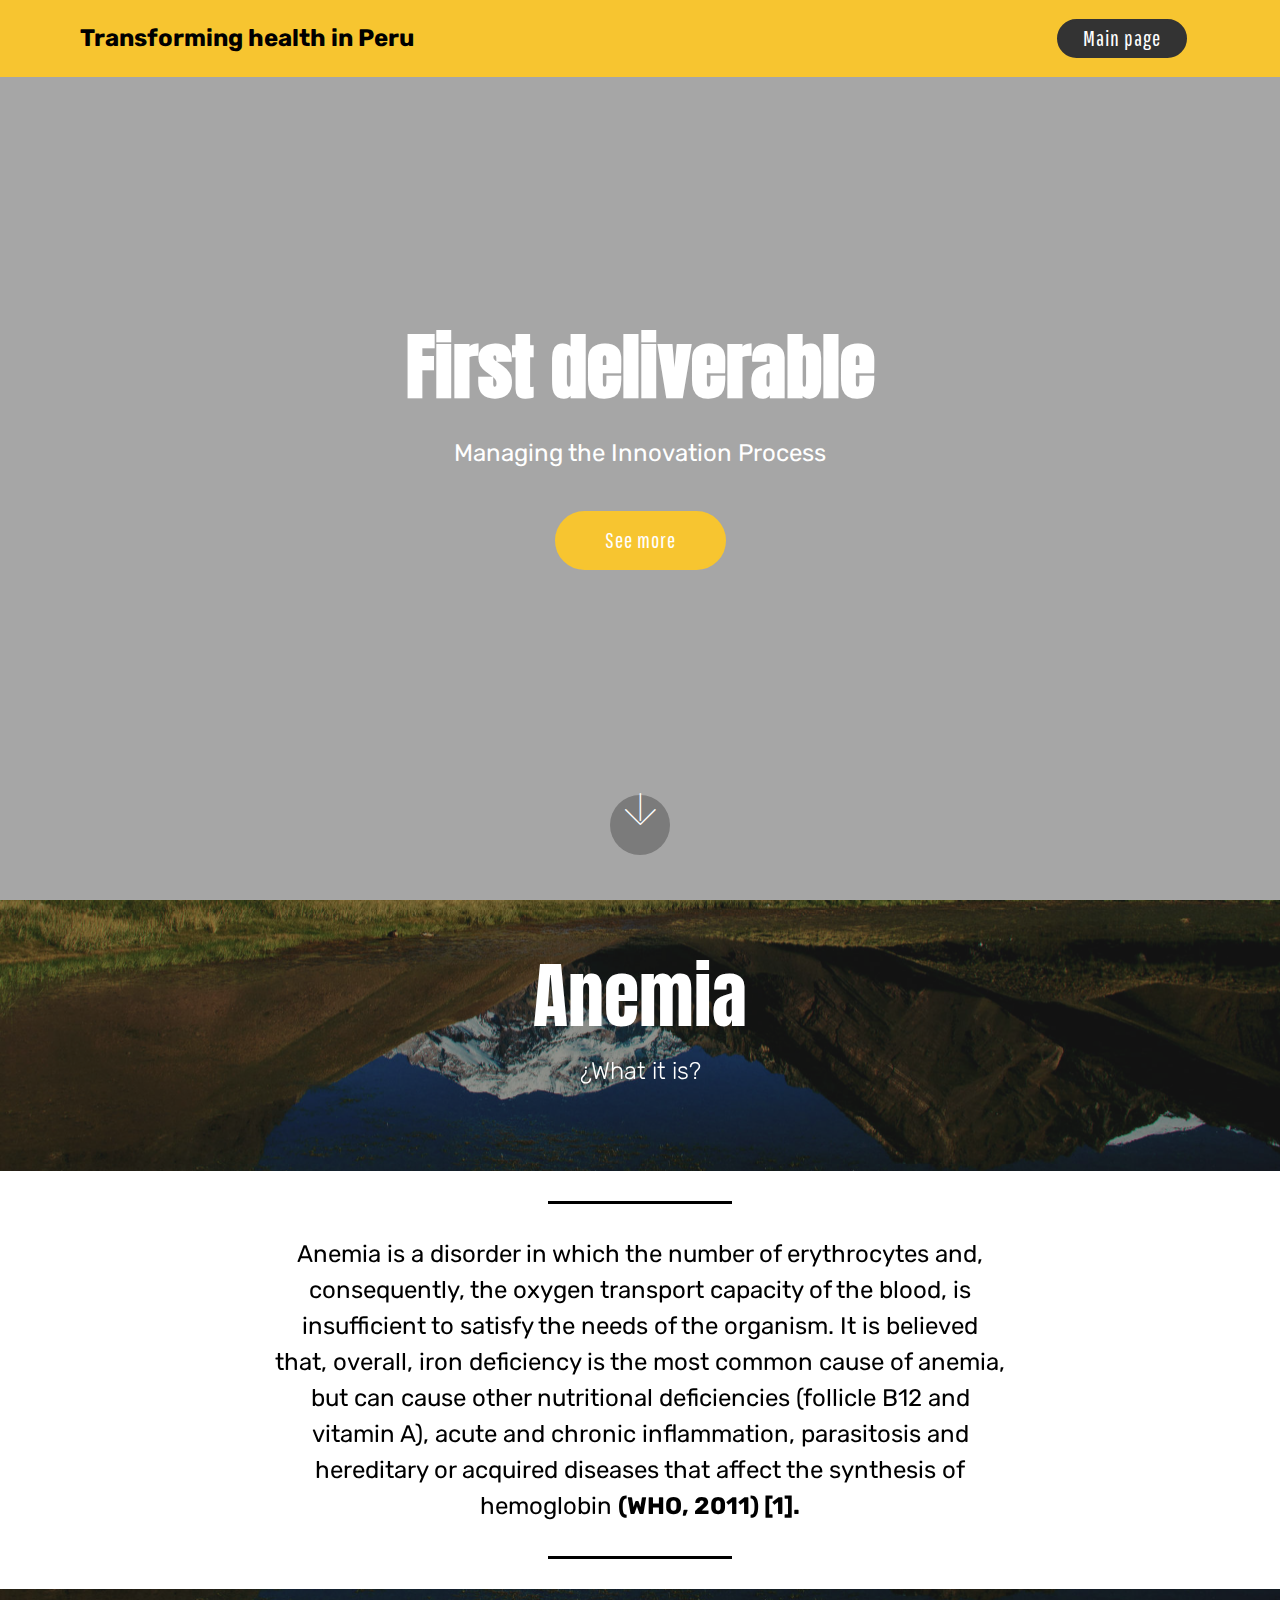
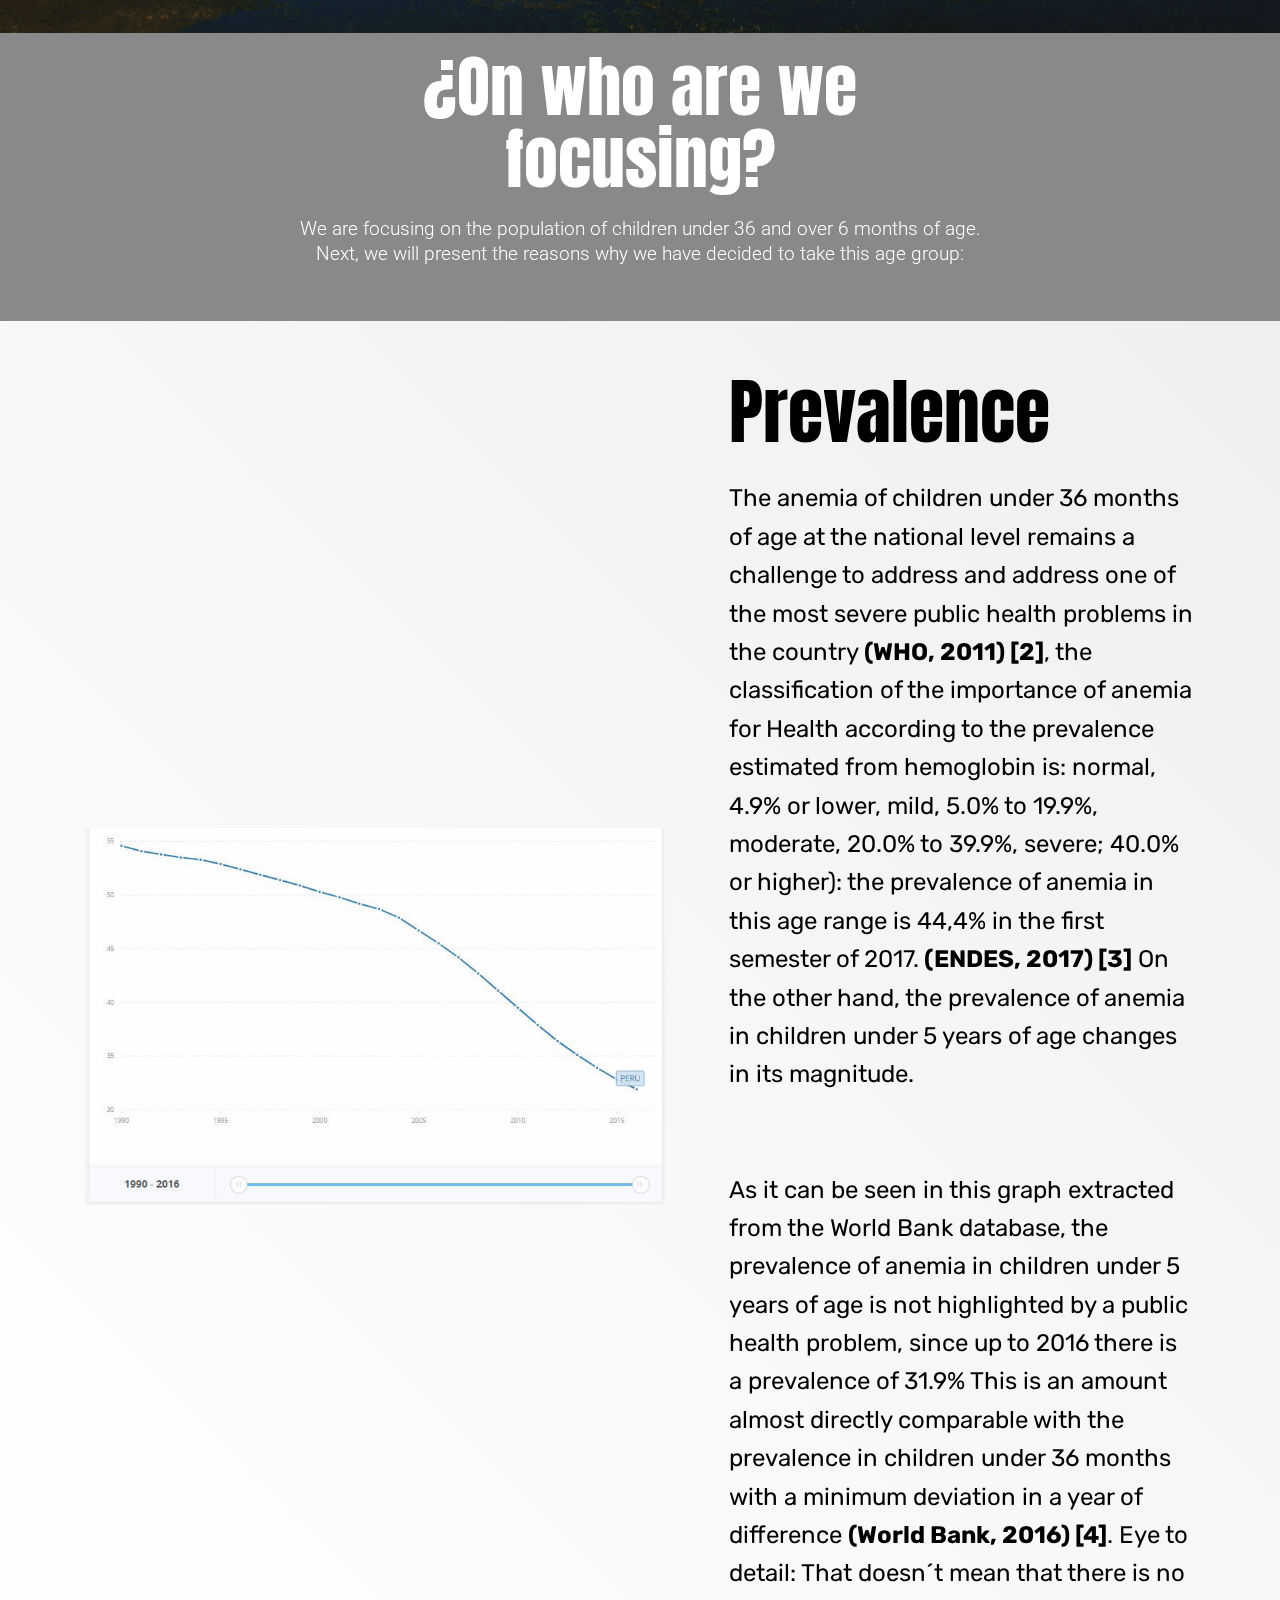
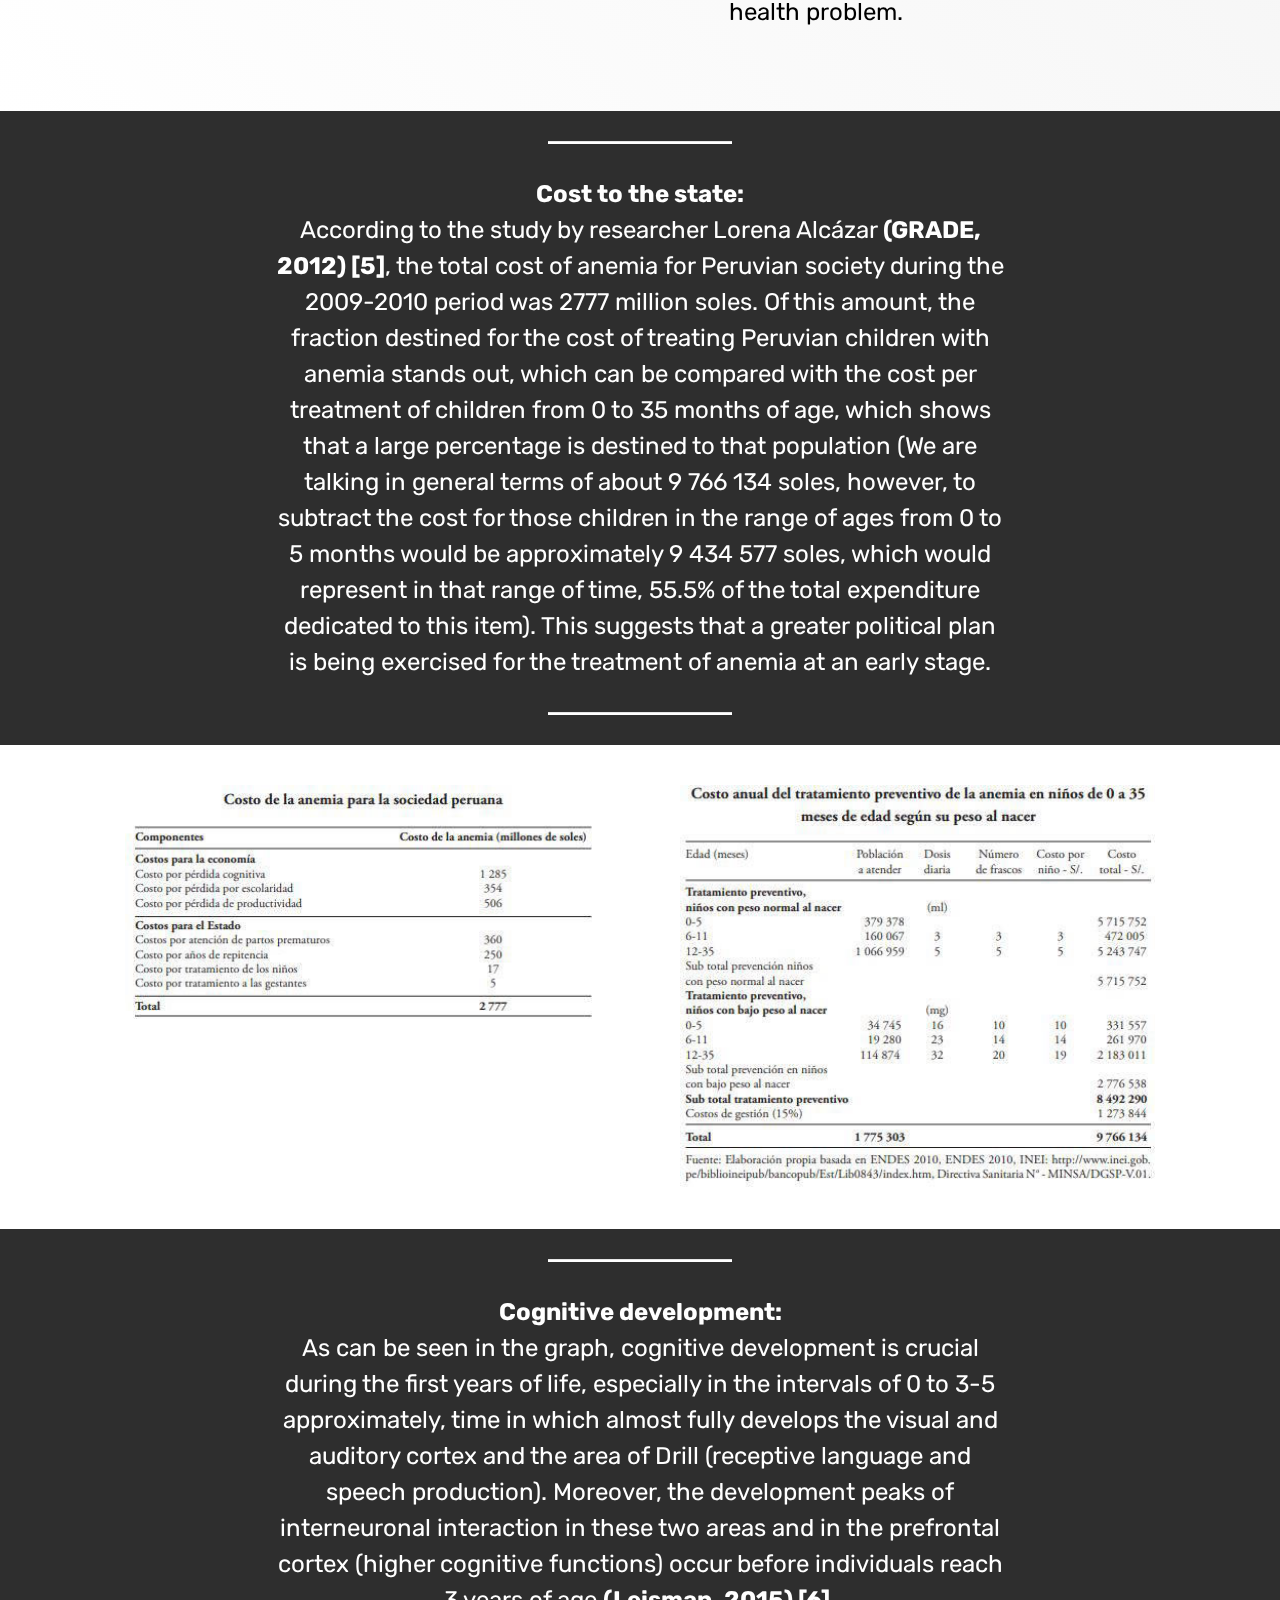
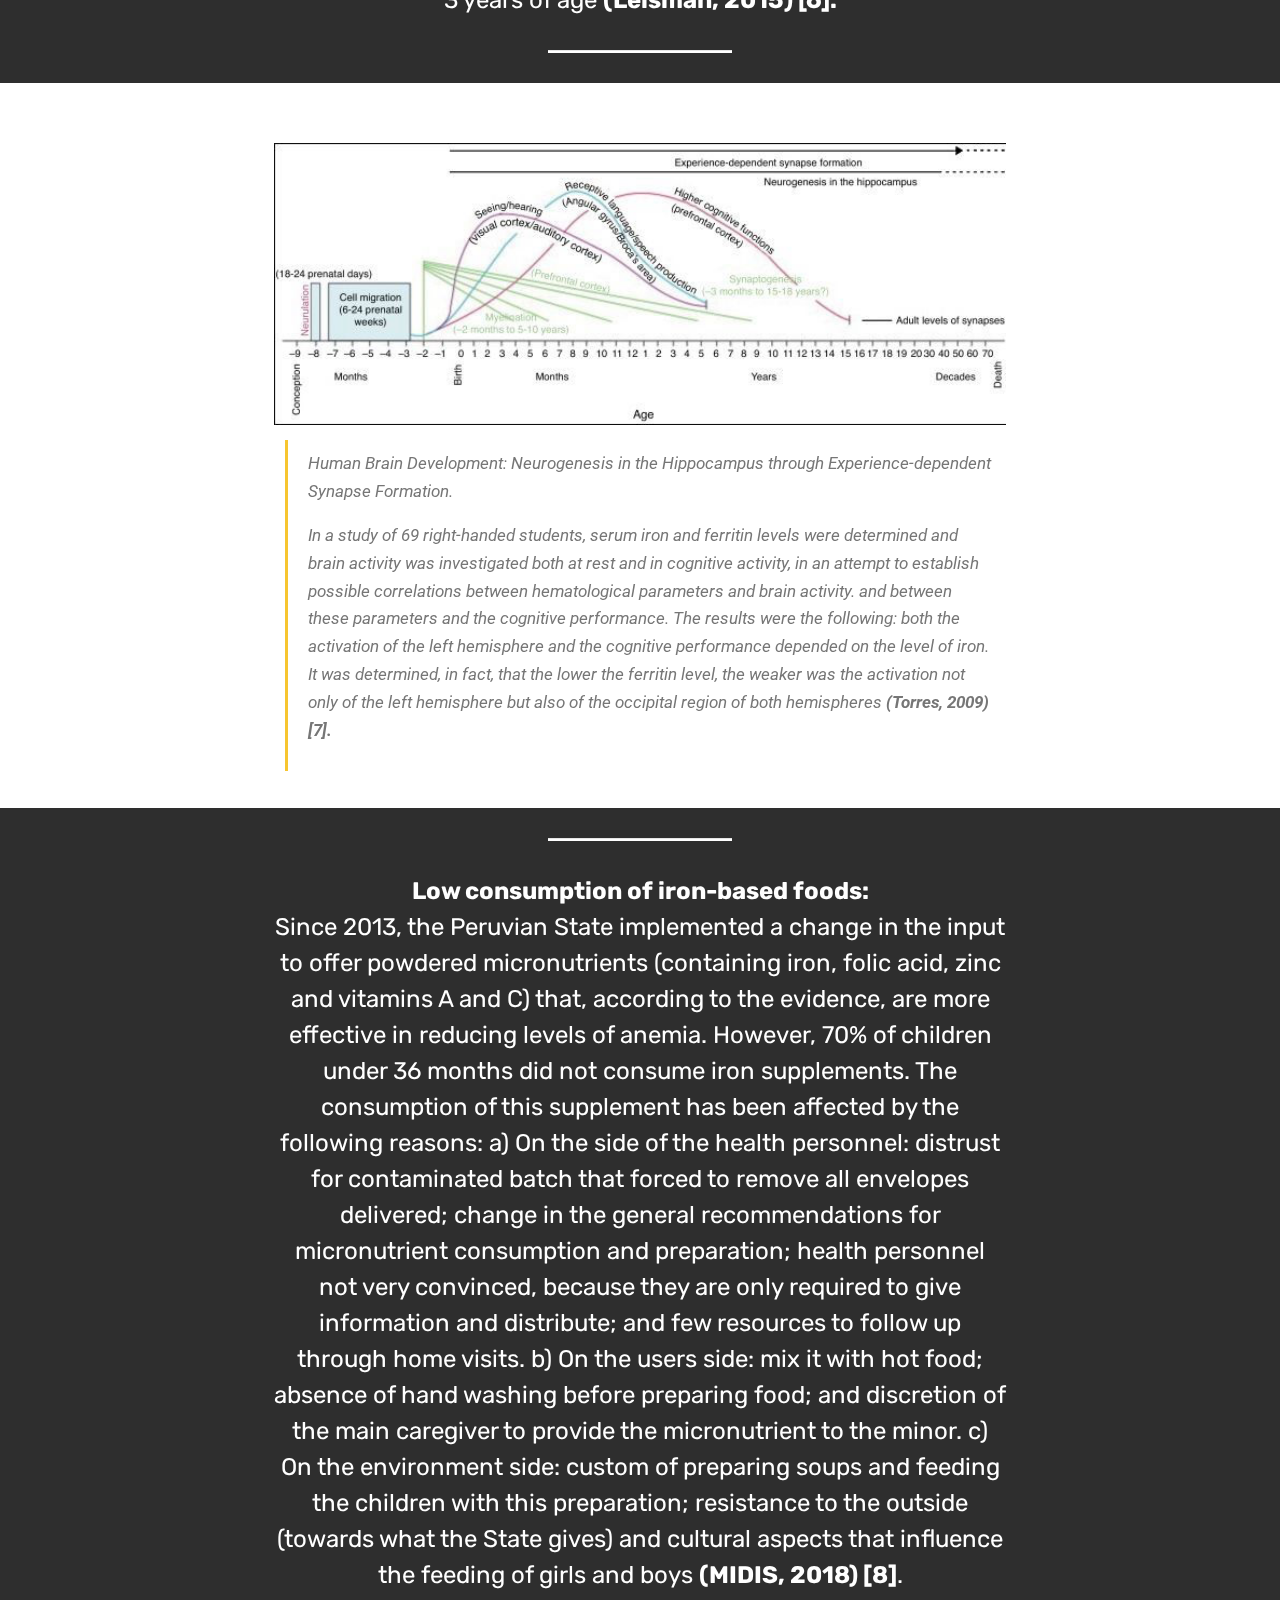
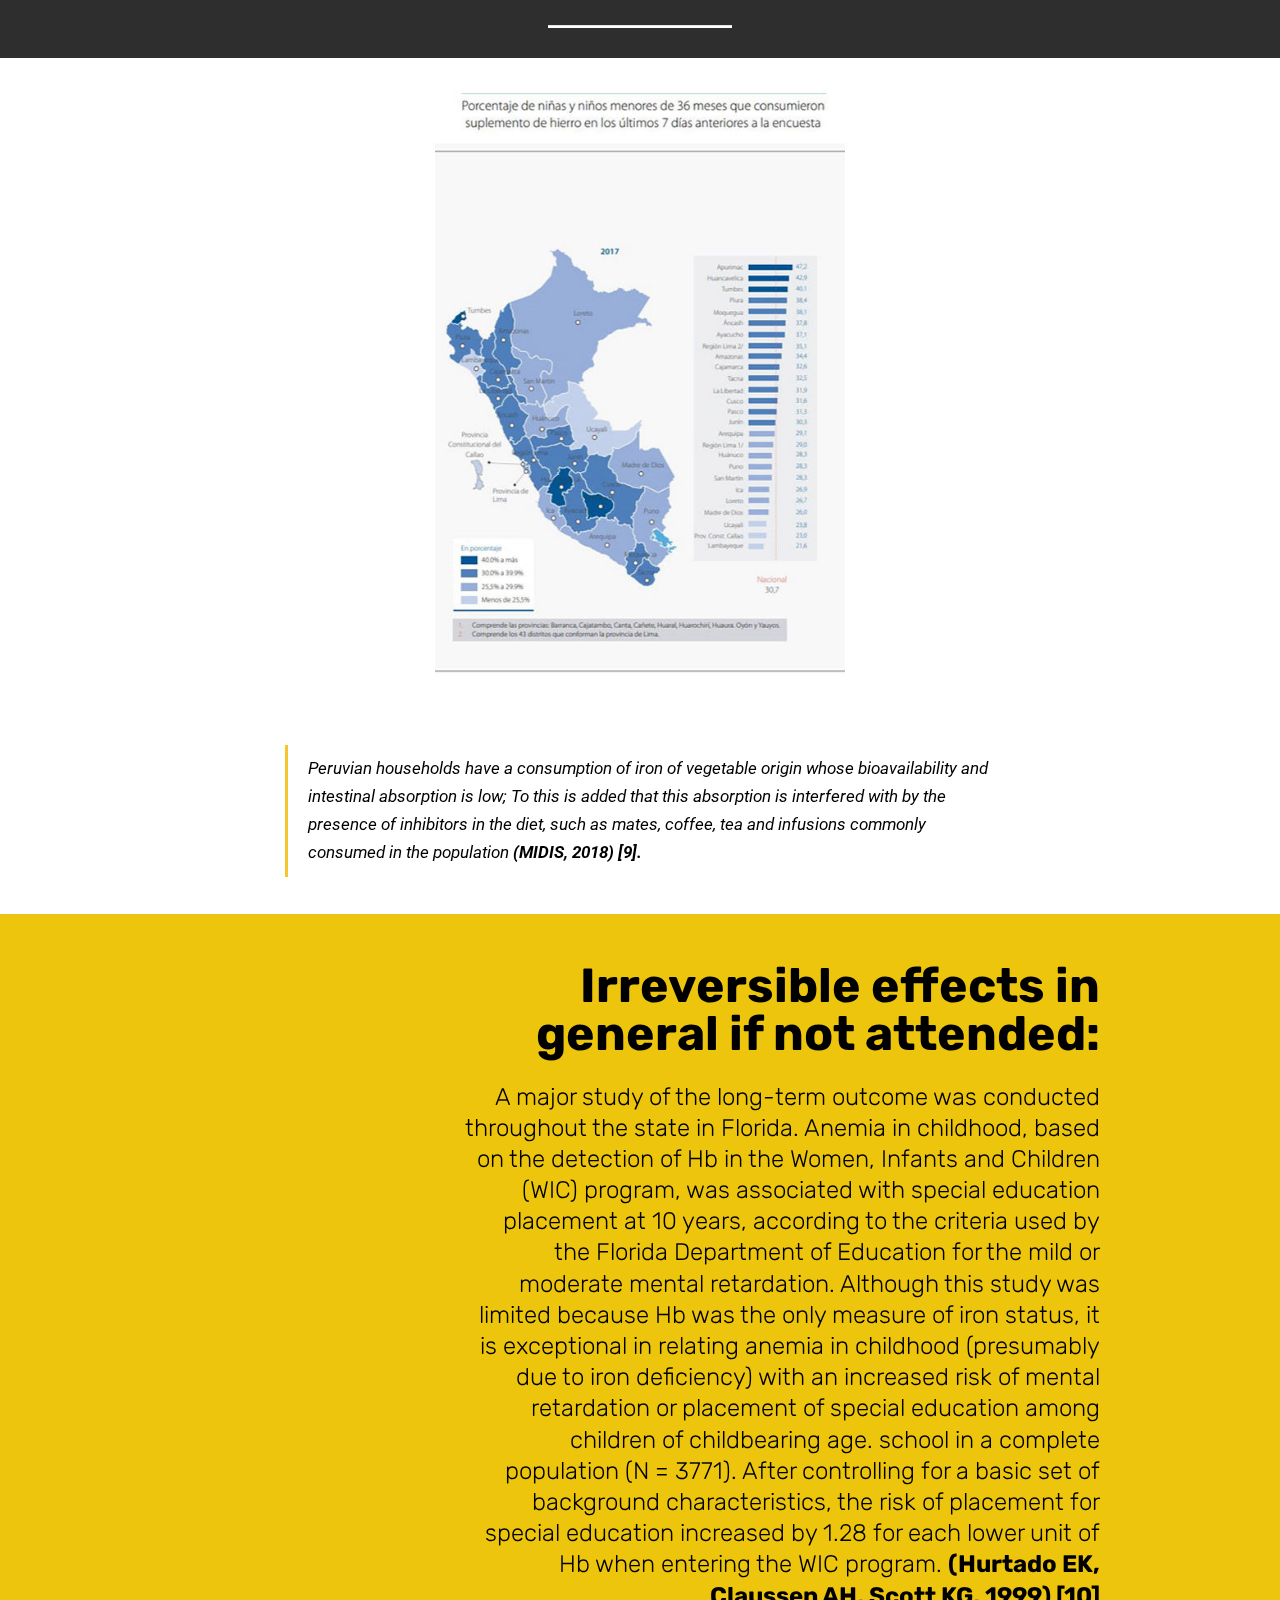
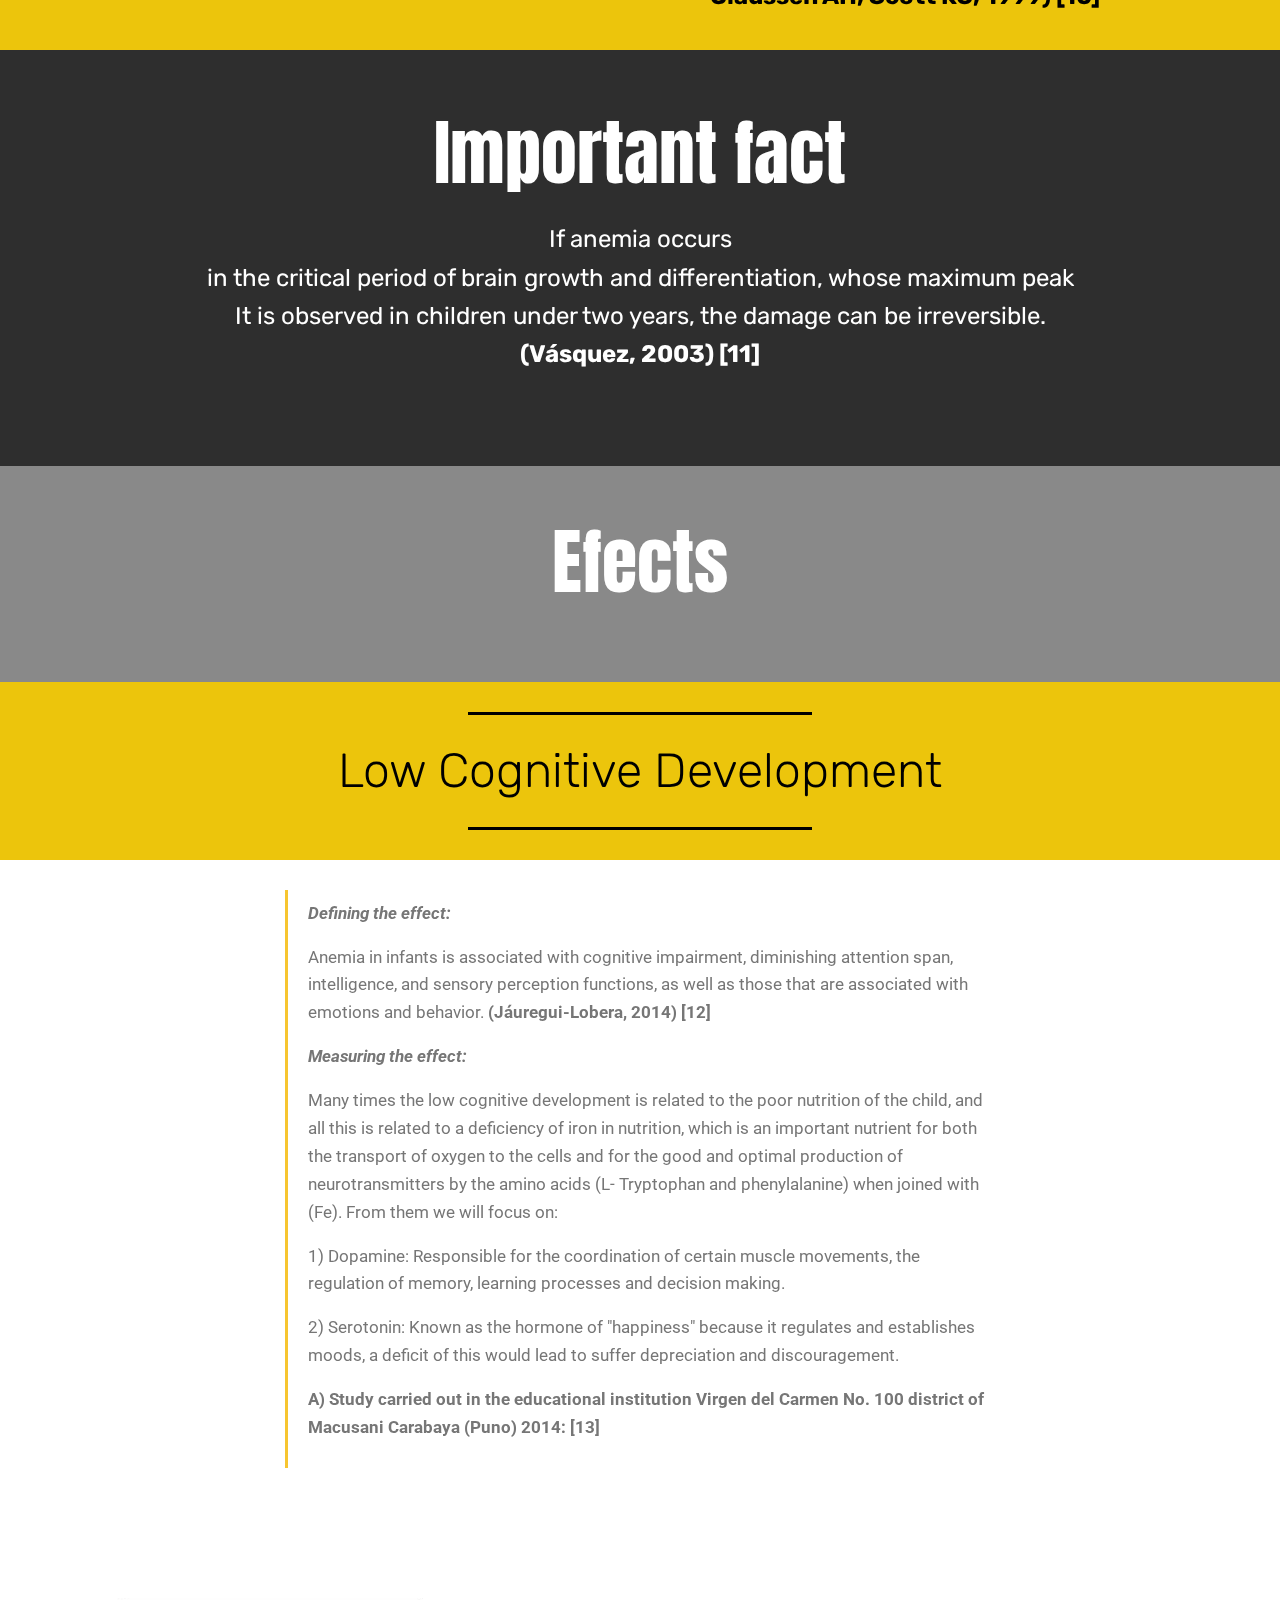
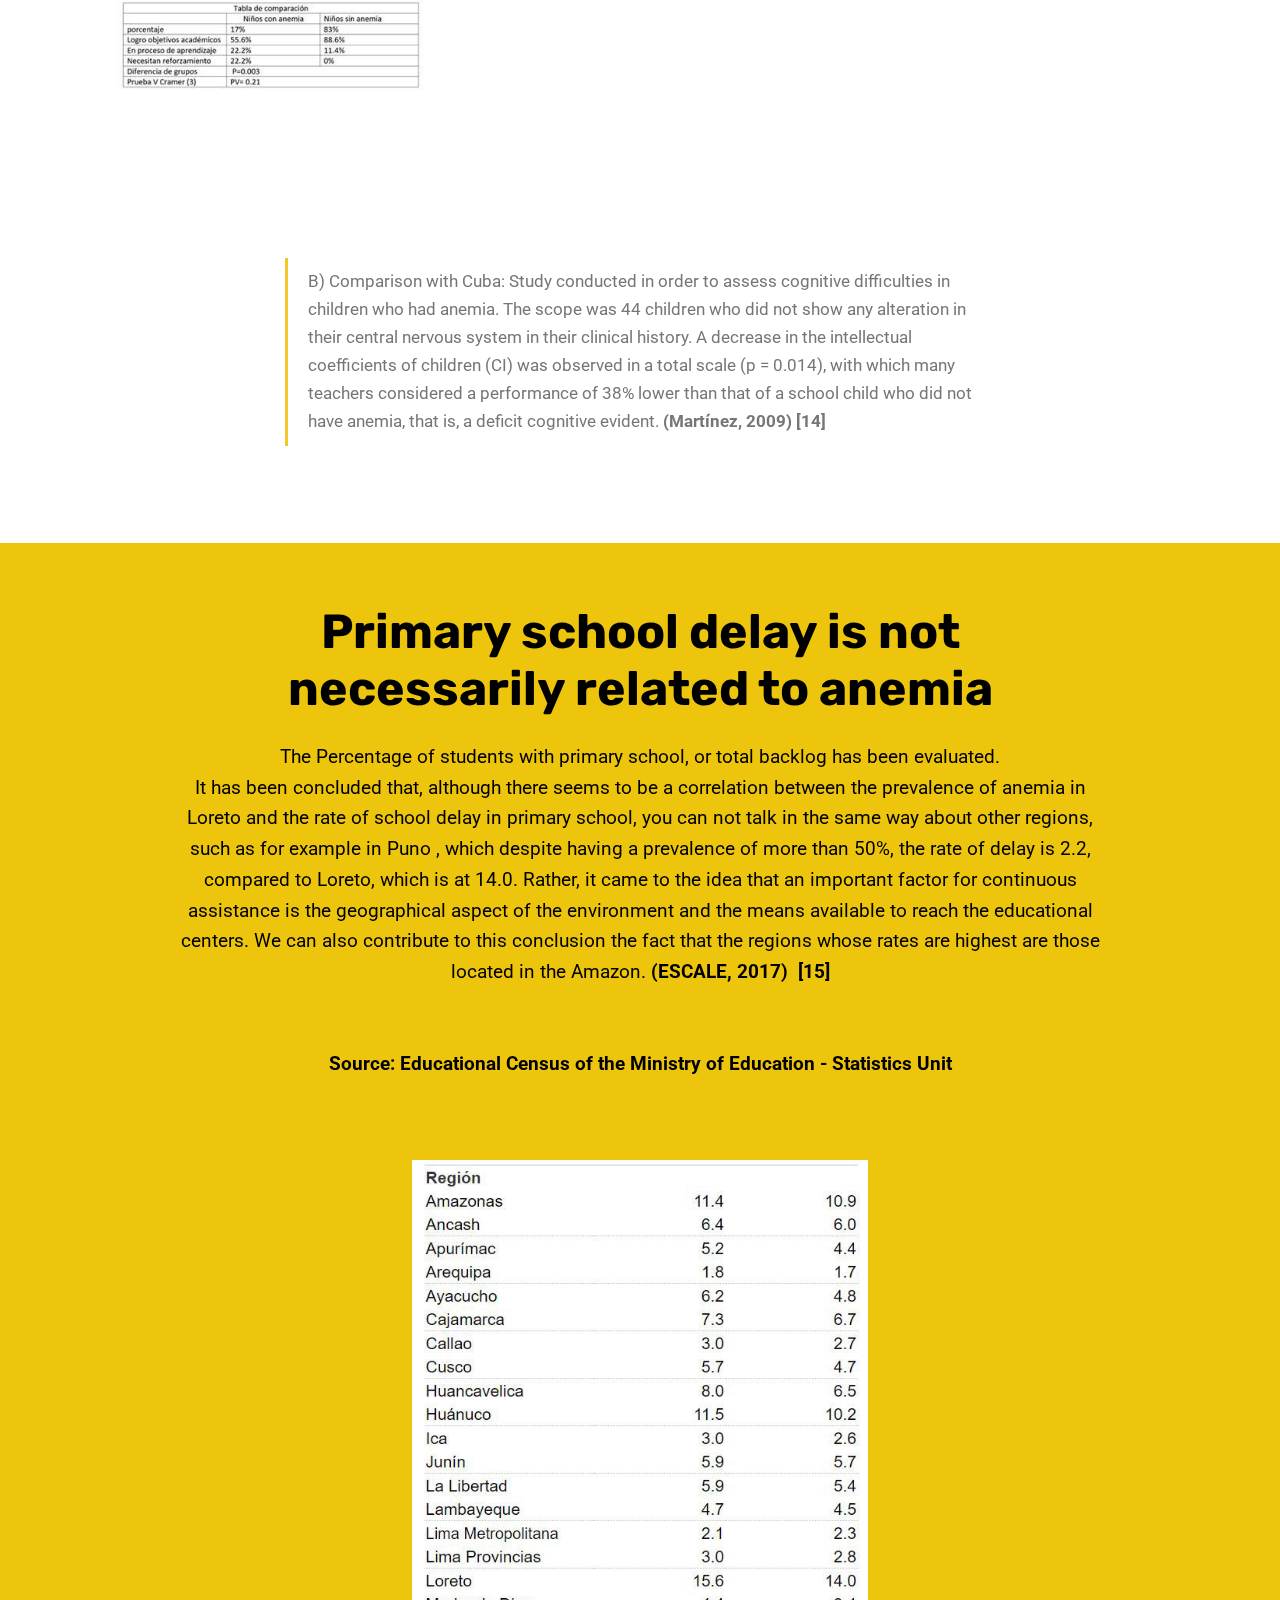
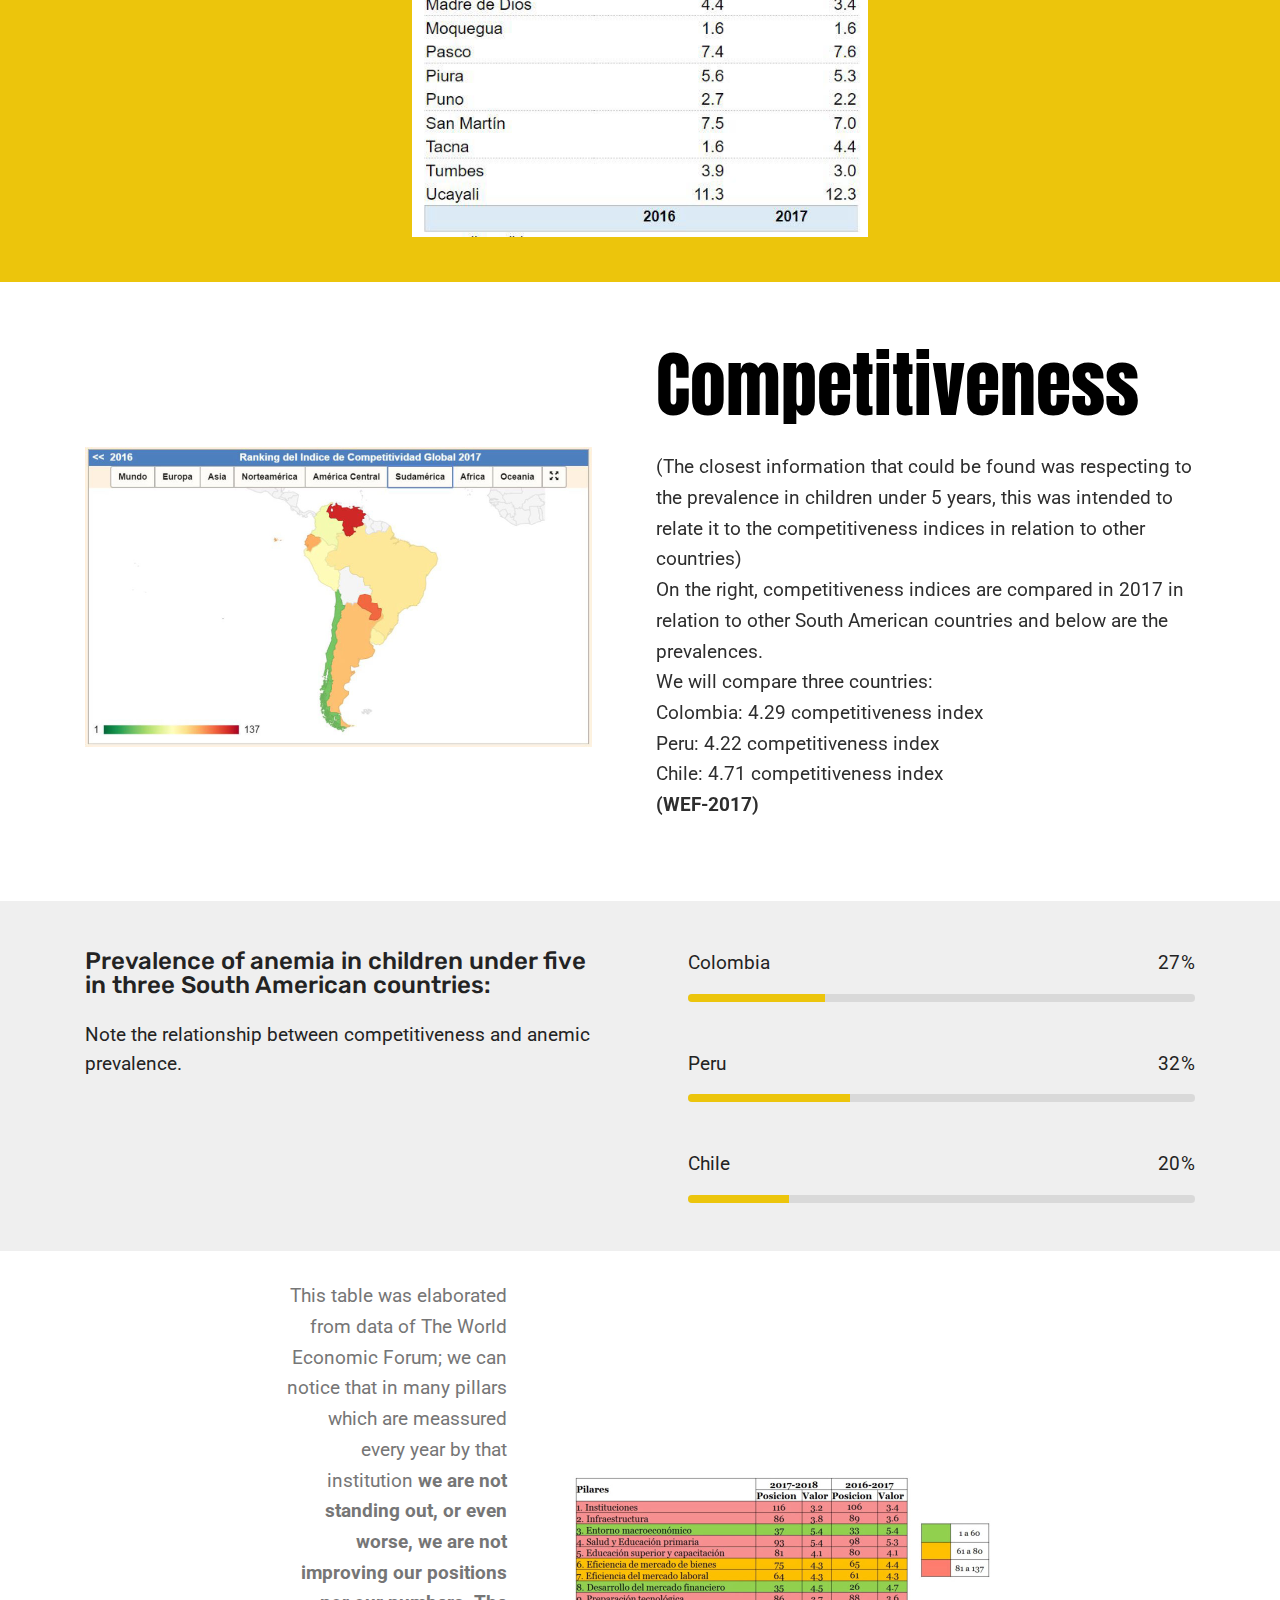
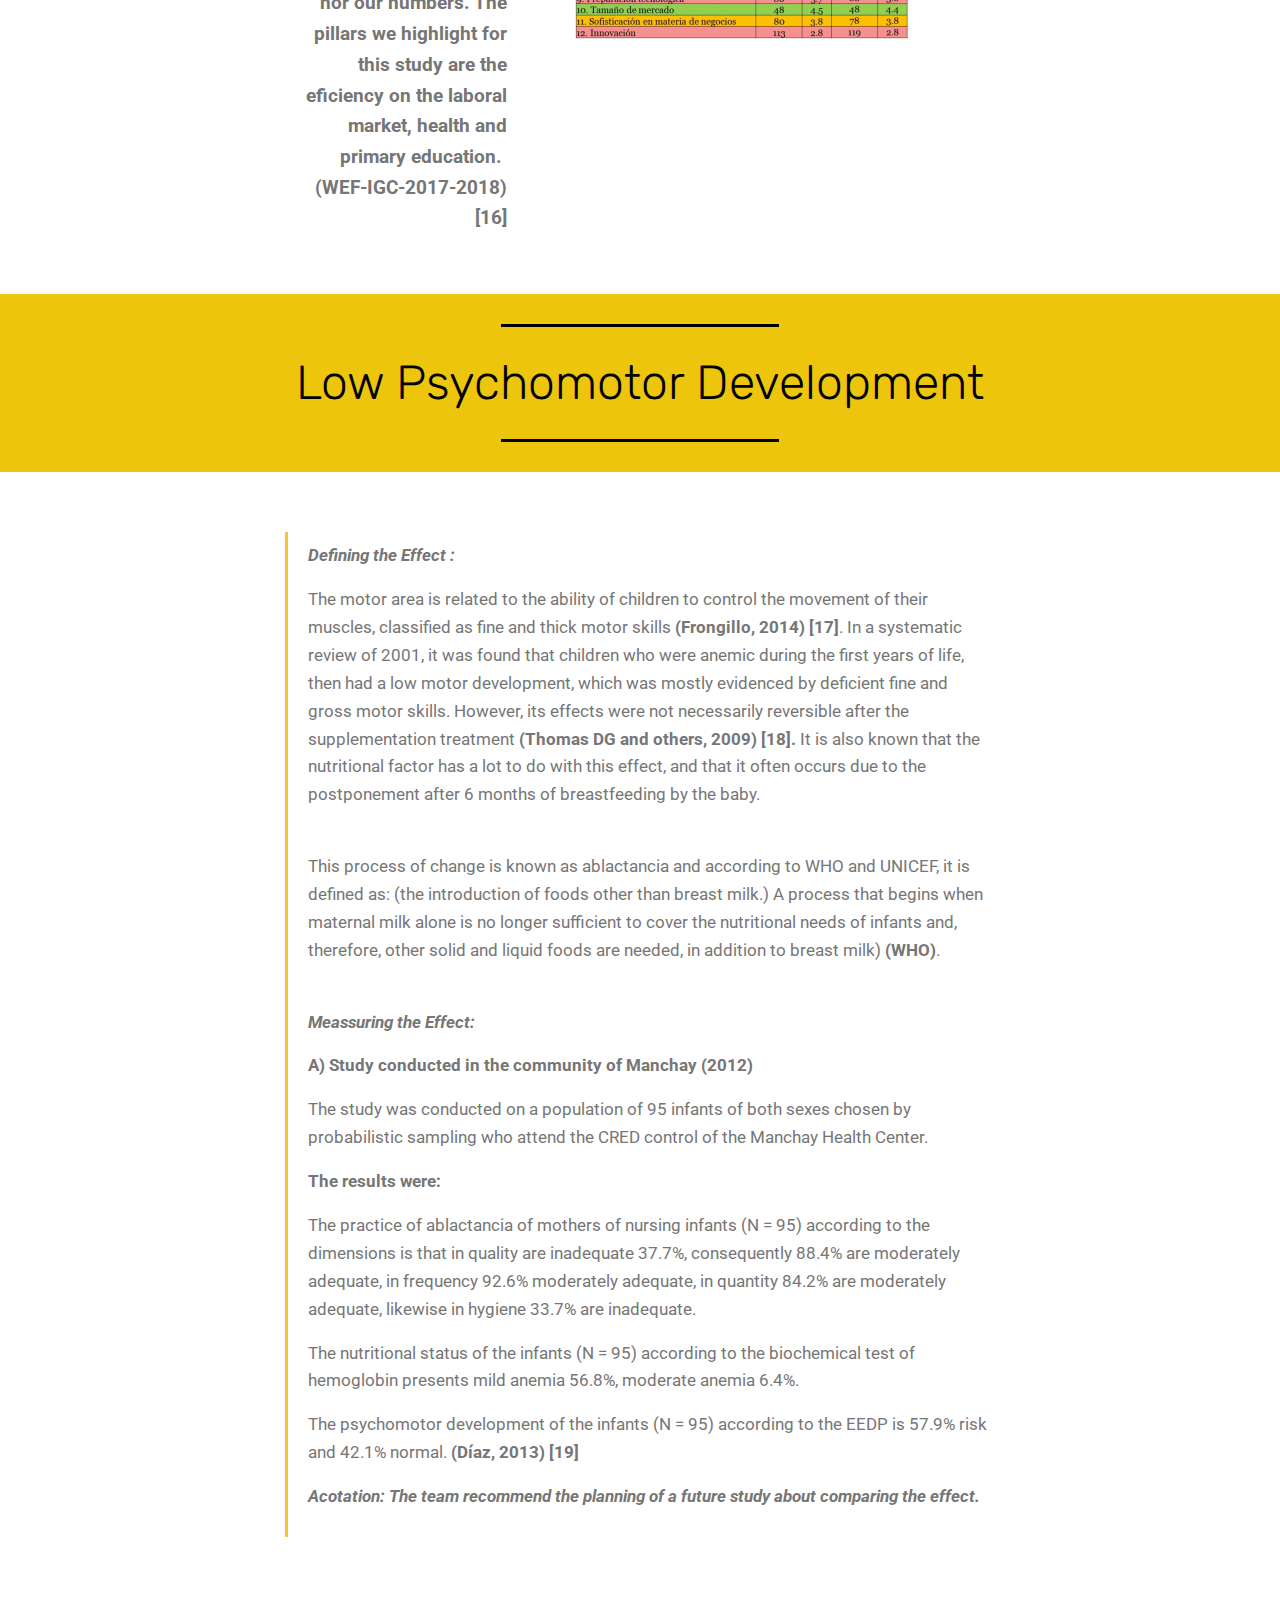
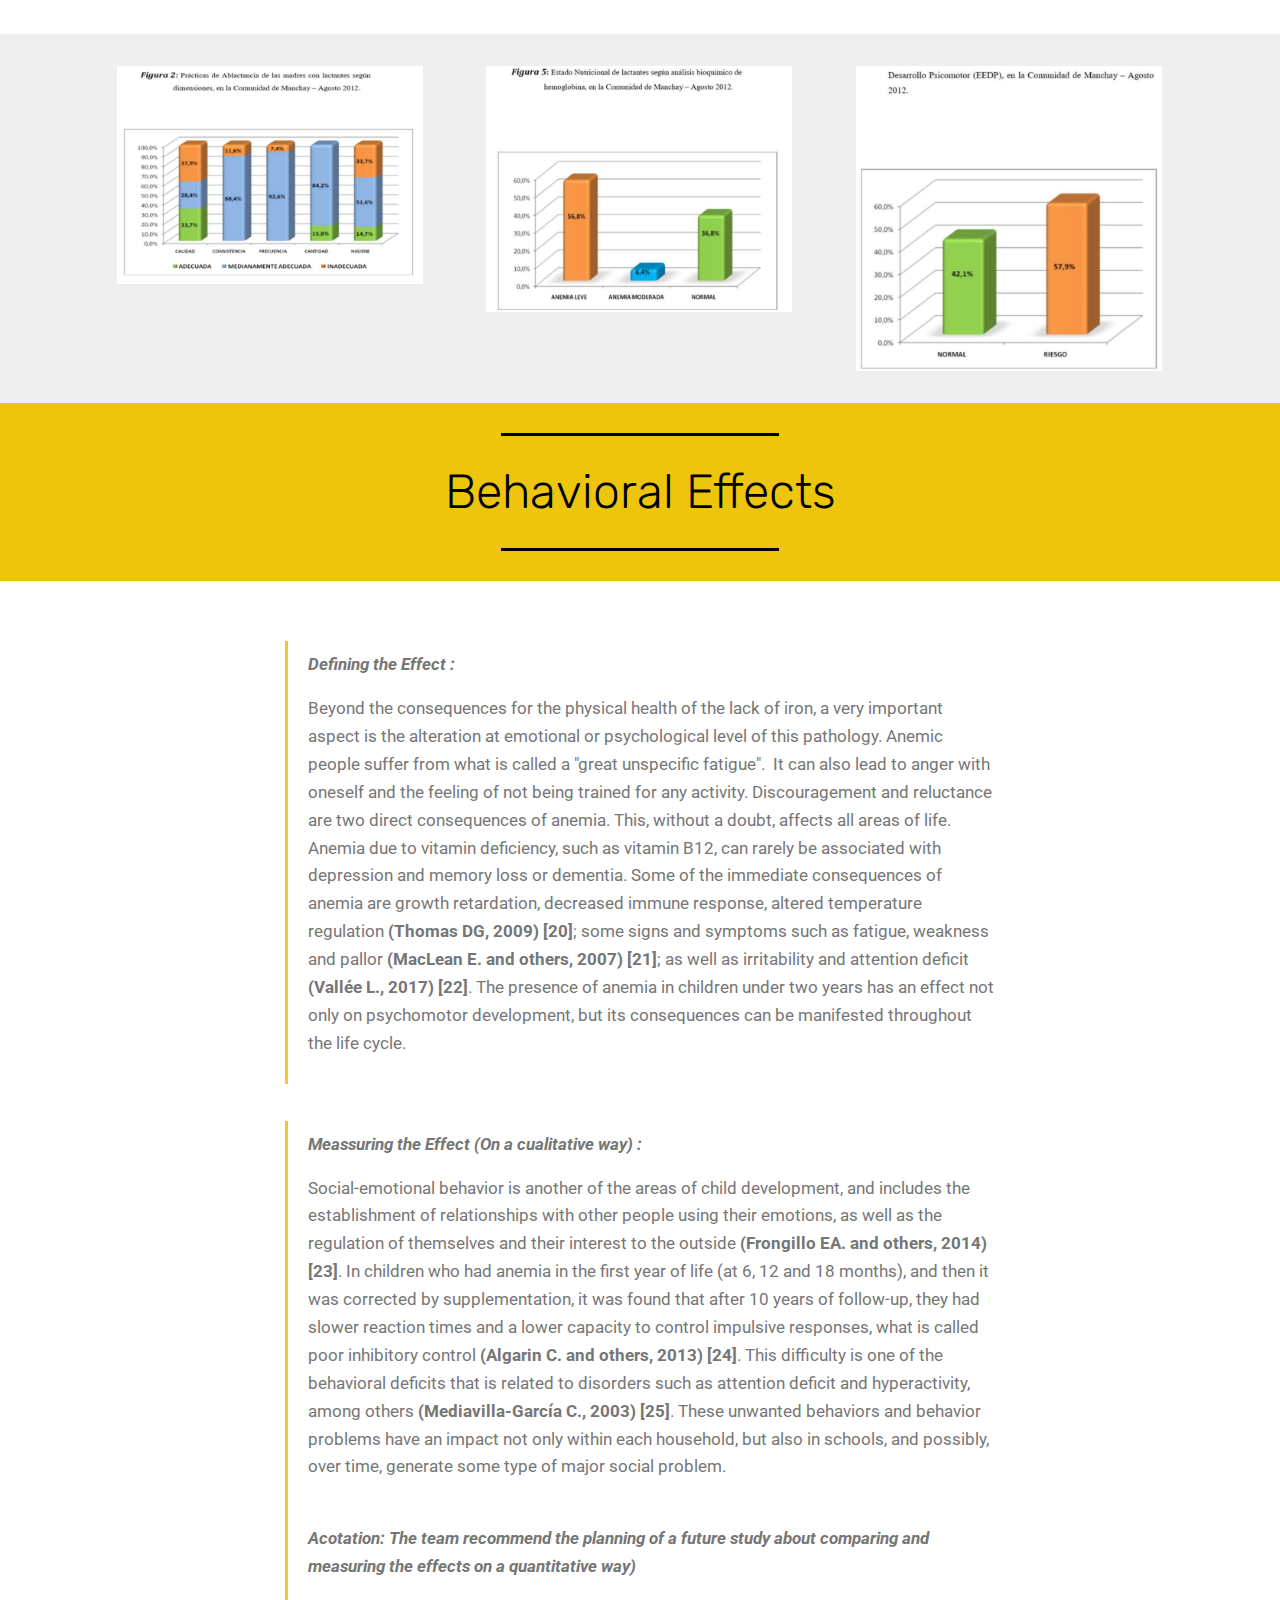
<file: index.html>
<!DOCTYPE html>
<html >
<head>
  <!-- Site made with Mobirise Website Builder v4.8.3, https://mobirise.com -->
  <meta charset="UTF-8">
  <meta http-equiv="X-UA-Compatible" content="IE=edge">
  <meta name="generator" content="Mobirise v4.8.3, mobirise.com">
  <meta name="viewport" content="width=device-width, initial-scale=1, minimum-scale=1">
  <link rel="shortcut icon" href="assets/images/logo-96x96.png" type="image/x-icon">
  <meta name="description" content="">
  <title>H1</title>
  <link rel="stylesheet" href="assets/web/assets/mobirise-icons/mobirise-icons.css">
  <link rel="stylesheet" href="assets/tether/tether.min.css">
  <link rel="stylesheet" href="assets/bootstrap/css/bootstrap.min.css">
  <link rel="stylesheet" href="assets/bootstrap/css/bootstrap-grid.min.css">
  <link rel="stylesheet" href="assets/bootstrap/css/bootstrap-reboot.min.css">
  <link rel="stylesheet" href="assets/dropdown/css/style.css">
  <link rel="stylesheet" href="assets/datatables/data-tables.bootstrap4.min.css">
  <link rel="stylesheet" href="assets/theme/css/style.css">
  <link rel="stylesheet" href="assets/gallery/style.css">
  <link rel="stylesheet" href="assets/mobirise/css/mbr-additional.css" type="text/css">
  
  
  
</head>
<body>
  <section class="menu cid-qTkzRZLJNu" once="menu" id="menu1-0">

    

    <nav class="navbar navbar-expand beta-menu navbar-dropdown align-items-center navbar-fixed-top navbar-toggleable-sm">
        <button class="navbar-toggler navbar-toggler-right" type="button" data-toggle="collapse" data-target="#navbarSupportedContent" aria-controls="navbarSupportedContent" aria-expanded="false" aria-label="Toggle navigation">
            <div class="hamburger">
                <span></span>
                <span></span>
                <span></span>
                <span></span>
            </div>
        </button>
        <div class="menu-logo">
            <div class="navbar-brand">
                
                <span class="navbar-caption-wrap"><a class="navbar-caption text-black display-5" href="https://mobirise.com">Transforming health in Peru</a></span>
            </div>
        </div>
        <div class="collapse navbar-collapse" id="navbarSupportedContent">
            <ul class="navbar-nav nav-dropdown" data-app-modern-menu="true"><li class="nav-item">
                    <a class="nav-link link text-white display-4" href="https://mobirise.com">
                        </a>
                </li></ul>
            <div class="navbar-buttons mbr-section-btn"><a class="btn btn-sm btn-black display-4" href="page1.html">Main page</a></div>
        </div>
    </nav>
</section>

<section class="engine"><a href="https://mobiri.se/m">free web design templates</a></section><section class="header6 cid-r53obGVlJb mbr-fullscreen" data-bg-video="https://www.youtube.com/watch?v=iLp_VqQqHAA" id="header6-4">

    

    <div class="mbr-overlay" style="opacity: 0.3; background-color: rgb(0, 0, 0);">
    </div>

    <div class="container">
        <div class="row justify-content-md-center">
            <div class="mbr-white col-md-10">
                <h1 class="mbr-section-title align-center mbr-bold pb-3 mbr-fonts-style display-1">First deliverable</h1>
                <p class="mbr-text align-center pb-3 mbr-fonts-style display-5">
                    Managing the Innovation Process</p>
                <div class="mbr-section-btn align-center"><a class="btn btn-md btn-primary display-4" href="index.html#content5-7">See more</a></div>
            </div>
        </div>
    </div>

    <div class="mbr-arrow hidden-sm-down" aria-hidden="true">
        <a href="#next">
            <i class="mbri-down mbr-iconfont"></i>
        </a>
    </div>
</section>

<section class="mbr-section content5 cid-r53N1w2ElE mbr-parallax-background" id="content5-7">

    

    <div class="mbr-overlay" style="opacity: 0.5; background-color: rgb(35, 35, 35);">
    </div>

    <div class="container">
        <div class="media-container-row">
            <div class="title col-12 col-md-8">
                <h2 class="align-center mbr-bold mbr-white pb-3 mbr-fonts-style display-1"><span style="font-weight: normal;">Anemia</span></h2>
                <h3 class="mbr-section-subtitle align-center mbr-light mbr-white pb-3 mbr-fonts-style display-5">¿What it is?</h3>
                
                
            </div>
        </div>
    </div>
</section>

<section class="mbr-section article content10 cid-r53OnZu6qy" id="content10-a">
    
     

    <div class="container">
        <div class="inner-container" style="width: 66%;">
            <hr class="line" style="width: 25%;">
            <div class="section-text align-center mbr-white mbr-fonts-style display-5">Anemia is a disorder in which the number of erythrocytes and, consequently, the oxygen transport capacity of the blood, is insufficient to satisfy the needs of the organism. It is believed that, overall, iron deficiency is the most common cause of anemia, but can cause other nutritional deficiencies (follicle B12 and vitamin A), acute and chronic inflammation, parasitosis and hereditary or acquired diseases that affect the synthesis of hemoglobin&nbsp;<strong>(WHO, 2011) [1].</strong></div>
            <hr class="line" style="width: 25%;">
        </div>
    </div>
</section>

<section class="mbr-section content5 cid-r53OJzJbEX mbr-parallax-background" id="content5-b">

    

    <div class="mbr-overlay" style="opacity: 0.5; background-color: rgb(35, 35, 35);">
    </div>

    <div class="container">
        <div class="media-container-row">
            <div class="title col-12 col-md-8">
                <h2 class="align-center mbr-bold mbr-white pb-3 mbr-fonts-style display-1">
                    
                <div><span style="font-size: 4.25rem; font-weight: normal;">¿On who are we focusing?</span><br></div></h2>
                <h3 class="mbr-section-subtitle align-center mbr-light mbr-white pb-3 mbr-fonts-style display-7">We are focusing on the population of children under 36 and over 6 months of age. Next, we will present the reasons why we have decided to take this age group:</h3>
                
                
            </div>
        </div>
    </div>
</section>

<section class="header3 cid-r53Ruu3re2 mbr-fullscreen" id="header3-f">

    

    

    <div class="container">
        <div class="media-container-row">
            <div class="mbr-figure" style="width: 130%;">
                <img src="assets/images/usuario1-1-796x612.jpg" alt="Mobirise" title="">
            </div>

            <div class="media-content">
                <h1 class="mbr-section-title mbr-white pb-3 mbr-fonts-style display-1">
                    Prevalence</h1>
                
                <div class="mbr-section-text mbr-white pb-3 ">
                    <p class="mbr-text mbr-fonts-style display-5">The anemia of children under 36 months of age at the national level remains a challenge to address and address one of the most severe public health problems in the country <strong>(WHO, 2011) [2]</strong>, the classification of the importance of anemia for Health according to the prevalence estimated from hemoglobin is: normal, 4.9% or lower, mild, 5.0% to 19.9%, moderate, 20.0% to 39.9%, severe; 40.0% or higher): the prevalence of anemia in this age range is 44,4% in the first semester of 2017.<strong>&nbsp;(ENDES, 2017) [3]</strong> On the other hand, the prevalence of anemia in children under 5 years of age changes in its magnitude.
<br>
<br>
<br>As it can be seen in this graph extracted from the World Bank database, the prevalence of anemia in children under 5 years of age is not highlighted by a public health problem, since up to 2016 there is a prevalence of 31.9% This is an amount almost directly comparable with the prevalence in children under 36 months with a minimum deviation in a year of difference&nbsp;<strong>(World Bank, 2016)&nbsp;[4]</strong>. Eye to detail: That doesn´t mean that there is no health problem.&nbsp;</p>
                </div>
                
            </div>
        </div>
    </div>

</section>

<section class="mbr-section article content10 cid-r54FchoEeR" id="content10-x">
    
     

    <div class="container">
        <div class="inner-container" style="width: 66%;">
            <hr class="line" style="width: 25%;">
            <div class="section-text align-center mbr-white mbr-fonts-style display-5"><div>
</div><div><strong>Cost to the state:</strong></div><div><span style="font-size: 1.5rem;">According to the study by researcher Lorena Alcázar <strong>(GRADE, 2012) [5]</strong>, the total cost of anemia for Peruvian society during the 2009-2010 period was 2777 million soles. Of this amount, the fraction destined for the cost of treating Peruvian children with anemia stands out, which can be compared with the cost per treatment of children from 0 to 35 months of age, which shows that a large percentage is destined to that population (We are talking in general terms of about 9 766 134 soles, however, to subtract the cost for those children in the range of ages from 0 to 5 months would be approximately 9 434 577 soles, which would represent in that range of time, 55.5% of the total expenditure dedicated to this item). This suggests that a greater political plan is being exercised for the treatment of anemia at an early stage.</span><br></div></div>
            <hr class="line" style="width: 25%;">
        </div>
    </div>
</section>

<section class="mbr-gallery mbr-slider-carousel cid-r54E68P3qR" id="gallery1-v">

    

    <div class="container">
        <div><!-- Filter --><!-- Gallery --><div class="mbr-gallery-row"><div class="mbr-gallery-layout-default"><div><div><div class="mbr-gallery-item mbr-gallery-item--p5" data-video-url="false" data-tags="Responsive"><div href="#lb-gallery1-v" data-slide-to="0" data-toggle="modal"><img src="assets/images/usuario2-472x240-472x240.jpg" alt="" title=""><span class="icon-focus"></span></div></div><div class="mbr-gallery-item mbr-gallery-item--p5" data-video-url="false" data-tags="Animada"><div href="#lb-gallery1-v" data-slide-to="1" data-toggle="modal"><img src="assets/images/usuario3-463x394-463x394.jpg" alt="" title=""><span class="icon-focus"></span></div></div></div></div><div class="clearfix"></div></div></div><!-- Lightbox --><div data-app-prevent-settings="" class="mbr-slider modal fade carousel slide" tabindex="-1" data-keyboard="true" data-interval="false" id="lb-gallery1-v"><div class="modal-dialog"><div class="modal-content"><div class="modal-body"><div class="carousel-inner"><div class="carousel-item"><img src="assets/images/usuario2-472x240.jpg" alt="" title=""></div><div class="carousel-item active"><img src="assets/images/usuario3-463x394.jpg" alt="" title=""></div></div><a class="carousel-control carousel-control-prev" role="button" data-slide="prev" href="#lb-gallery1-v"><span class="mbri-left mbr-iconfont" aria-hidden="true"></span><span class="sr-only">Previous</span></a><a class="carousel-control carousel-control-next" role="button" data-slide="next" href="#lb-gallery1-v"><span class="mbri-right mbr-iconfont" aria-hidden="true"></span><span class="sr-only">Next</span></a><a class="close" href="#" role="button" data-dismiss="modal"><span class="sr-only">Close</span></a></div></div></div></div></div>
    </div>

</section>

<section class="mbr-section article content10 cid-r54BIDUxcV" id="content10-r">
    
     

    <div class="container">
        <div class="inner-container" style="width: 66%;">
            <hr class="line" style="width: 25%;">
            <div class="section-text align-center mbr-white mbr-fonts-style display-5">
                    
                <div><strong>Cognitive development:
</strong></div><div><strong>
</strong><span style="font-size: 1.5rem;">As can be seen in the graph, cognitive development is crucial during the first years of life, especially in the intervals of 0 to 3-5 approximately, time in which almost fully develops the visual and auditory cortex and the area of Drill (receptive language and speech production). Moreover, the development peaks of interneuronal interaction in these two areas and in the prefrontal cortex (higher cognitive functions) occur before individuals reach 3 years of age&nbsp;<strong>(Leisman, 2015) [6].</strong></span></div></div>
            <hr class="line" style="width: 25%;">
        </div>
    </div>
</section>

<section class="cid-r54CdAOnFc" id="image1-t">

    

    <figure class="mbr-figure container">
            <div class="image-block" style="width: 66%;">
                <img src="assets/images/usuario4-2-679x261.jpg" width="1400" alt="Mobirise" title="">
                
            </div>
    </figure>
</section>

<section class="mbr-section article content1 cid-r54Cka03bi" id="content2-u">

     

    <div class="container">
        <div class="media-container-row">
            <div class="mbr-text col-12 col-md-8 mbr-fonts-style display-7">
                <blockquote><p>Human Brain Development: Neurogenesis in the Hippocampus through Experience-dependent Synapse Formation.</p><p>In a study of 69 right-handed students, serum iron and ferritin levels were determined and brain activity was investigated both at rest and in cognitive activity, in an attempt to establish possible correlations between hematological parameters and brain activity. and between these parameters and the cognitive performance. The results were the following: both the activation of the left hemisphere and the cognitive performance depended on the level of iron. It was determined, in fact, that the lower the ferritin level, the weaker was the activation not only of the left hemisphere but also of the occipital region of both hemispheres<strong>&nbsp;(Torres, 2009) [7].</strong></p></blockquote>
            </div>
        </div>
    </div>
</section>

<section class="mbr-section article content10 cid-r54EWNvCyI" id="content10-w">
    
     

    <div class="container">
        <div class="inner-container" style="width: 66%;">
            <hr class="line" style="width: 25%;">
            <div class="section-text align-center mbr-white mbr-fonts-style display-5"><strong>Low consumption of iron-based foods:
</strong><div>Since 2013, the Peruvian State implemented a change in the input to offer powdered micronutrients (containing iron, folic acid, zinc and vitamins A and C) that, according to the evidence, are more effective in reducing levels of anemia. However, 70% of children under 36 months did not consume iron supplements. The consumption of this supplement has been affected by the following reasons: a) On the side of the health personnel: distrust for contaminated batch that forced to remove all envelopes delivered; change in the general recommendations for micronutrient consumption and preparation; health personnel not very convinced, because they are only required to give information and distribute; and few resources to follow up through home visits. b) On the users side: mix it with hot food; absence of hand washing before preparing food; and discretion of the main caregiver to provide the micronutrient to the minor. c) On the environment side: custom of preparing soups and feeding the children with this preparation; resistance to the outside (towards what the State gives) and cultural aspects that influence the feeding of girls and boys <strong>(MIDIS, 2018) [8]</strong>.</div></div>
            <hr class="line" style="width: 25%;">
        </div>
    </div>
</section>

<section class="cid-r54GSalnty" id="image3-y">

    

    <figure class="mbr-figure container">
            <div class="image-block" style="width: 37%;">
                <img src="assets/images/imagen5-500x800.jpg" width="1400" alt="Mobirise" title="">
                
            </div>
    </figure>
</section>

<section class="mbr-section article content1 cid-r54IQJH1Ae" id="content2-z">

     

    <div class="container">
        <div class="media-container-row">
            <div class="mbr-text col-12 col-md-8 mbr-fonts-style display-7">
                <blockquote><font color="#000000">Peruvian households have a consumption of iron of vegetable origin whose bioavailability and intestinal absorption is low; To this is added that this absorption is interfered with by the presence of inhibitors in the diet, such as mates, coffee, tea and infusions commonly consumed in the population<strong>&nbsp;(MIDIS, 2018) [9].</strong></font></blockquote>
            </div>
        </div>
    </div>
</section>

<section class="mbr-section info2 cid-r54J9npR6Y" id="info2-10">

    

    

    <div class="container">
        <div class="row main justify-content-center">
            <div class="media-container-column col-12 col-lg-3 col-md-4">
                
            </div>
            <div class="media-container-column title col-12 col-lg-7 col-md-6">
                <h2 class="align-right mbr-bold mbr-white pb-3 mbr-fonts-style display-2">
                    
                <div><br></div><div>Irreversible effects in general if not attended:</div></h2>
                <h3 class="mbr-section-subtitle align-right mbr-light mbr-white mbr-fonts-style display-5">A major study of the long-term outcome was conducted throughout the state in Florida. Anemia in childhood, based on the detection of Hb in the Women, Infants and Children (WIC) program, was associated with special education placement at 10 years, according to the criteria used by the Florida Department of Education for the mild or moderate mental retardation. Although this study was limited because Hb was the only measure of iron status, it is exceptional in relating anemia in childhood (presumably due to iron deficiency) with an increased risk of mental retardation or placement of special education among children of childbearing age. school in a complete population (N = 3771). After controlling for a basic set of background characteristics, the risk of placement for special education increased by 1.28 for each lower unit of Hb when entering the WIC program. <strong>(Hurtado EK, Claussen AH, Scott KG, 1999) [10]</strong></h3>
            </div>
        </div>
    </div>
</section>

<section class="cid-r5aHAbWThJ" id="header2-1d">

    

    

    <div class="container align-center">
        <div class="row justify-content-md-center">
            <div class="mbr-white col-md-10">
                <h1 class="mbr-section-title mbr-bold pb-3 mbr-fonts-style display-1"><span style="font-weight: normal;">
                    Important fact</span></h1>
                
                <p class="mbr-text pb-3 mbr-fonts-style display-5">If anemia occurs
<br>in the critical period of brain growth and differentiation, whose maximum peak
<br>It is observed in children under two years, the damage can be irreversible. <strong>(Vásquez, 2003)&nbsp;[11]</strong></p>
                
            </div>
        </div>
    </div>
    
</section>

<section class="mbr-section content5 cid-r54TYgfIAw mbr-parallax-background" id="content5-14">

    

    <div class="mbr-overlay" style="opacity: 0.5; background-color: rgb(35, 35, 35);">
    </div>

    <div class="container">
        <div class="media-container-row">
            <div class="title col-12 col-md-8">
                <h2 class="align-center mbr-bold mbr-white pb-3 mbr-fonts-style display-1"><span style="font-weight: normal;">
                    Efects</span></h2>
                
                
                
            </div>
        </div>
    </div>
</section>

<section class="mbr-section article content9 cid-r5JXC2ZeO8" id="content9-2r">
    
     

    <div class="container">
        <div class="inner-container" style="width: 100%;">
            <hr class="line" style="width: 31%;">
            <div class="section-text align-center mbr-fonts-style display-2">Low Cognitive Development</div>
            <hr class="line" style="width: 31%;">
        </div>
        </div>
</section>

<section class="mbr-section article content1 cid-r5JXz6NZmB" id="content2-2q">

     

    <div class="container">
        <div class="media-container-row">
            <div class="mbr-text col-12 col-md-8 mbr-fonts-style display-7">
                <blockquote><p><strong>Defining the effect:
&nbsp;</strong></p><p><span style="font-size: 1.09rem; font-style: normal;">Anemia in infants is associated with cognitive impairment, diminishing attention span, intelligence, and sensory perception functions, as well as those that are associated with emotions and behavior. <strong>(Jáuregui-Lobera, 2014) [12]</strong></span></p><p><strong>Measuring the effect:</strong>
</p><p><span style="font-style: normal;">Many times the low cognitive development is related to the poor nutrition of the child, and all this is related to a deficiency of iron in nutrition, which is an important nutrient for both the transport of oxygen to the cells and for the good and optimal production of neurotransmitters by the amino acids (L- Tryptophan and phenylalanine) when joined with (Fe). From them we will focus on: 
</span></p><p><span style="font-style: normal;">1) Dopamine: Responsible for the coordination of certain muscle movements, the regulation of memory, learning processes and decision making. 
</span></p><p><span style="font-style: normal;">2) Serotonin: Known as the hormone of "happiness" because it regulates and establishes moods, a deficit of this would lead to suffer depreciation and discouragement. 
</span></p><p><span style="font-style: normal;"><strong>
<span style="font-size: 1.09rem;">A) Study carried out in the educational institution Virgen del Carmen No. 100 district of Macusani Carabaya (Puno) 2014: [13]</span></strong></span></p></blockquote>
            </div>
        </div>
    </div>
</section>

<section class="mbr-gallery mbr-slider-carousel cid-r54Wk88IRr" id="gallery1-16">

    

    <div class="container">
        <div><!-- Filter --><!-- Gallery --><div class="mbr-gallery-row"><div class="mbr-gallery-layout-default"><div><div><div class="mbr-gallery-item mbr-gallery-item--p4" data-video-url="false" data-tags="Increíble"><div href="#lb-gallery1-16" data-slide-to="0" data-toggle="modal"><img src="assets/images/0.4-400x300-400x300.jpg" alt="" title=""><span class="icon-focus"></span></div></div></div></div><div class="clearfix"></div></div></div><!-- Lightbox --><div data-app-prevent-settings="" class="mbr-slider modal fade carousel slide" tabindex="-1" data-keyboard="true" data-interval="false" id="lb-gallery1-16"><div class="modal-dialog"><div class="modal-content"><div class="modal-body"><div class="carousel-inner"><div class="carousel-item active"><img src="assets/images/0.4-400x300.jpg" alt="" title=""></div></div><a class="carousel-control carousel-control-prev" role="button" data-slide="prev" href="#lb-gallery1-16"><span class="mbri-left mbr-iconfont" aria-hidden="true"></span><span class="sr-only">Previous</span></a><a class="carousel-control carousel-control-next" role="button" data-slide="next" href="#lb-gallery1-16"><span class="mbri-right mbr-iconfont" aria-hidden="true"></span><span class="sr-only">Next</span></a><a class="close" href="#" role="button" data-dismiss="modal"><span class="sr-only">Close</span></a></div></div></div></div></div>
    </div>

</section>

<section class="mbr-section article content1 cid-r5K38uKMYZ" id="content2-2u">

     

    <div class="container">
        <div class="media-container-row">
            <div class="mbr-text col-12 col-md-8 mbr-fonts-style display-7">
                <blockquote><span style="font-style: normal;">B) Comparison with Cuba: Study conducted in order to assess cognitive difficulties in children who had anemia. The scope was 44 children who did not show any alteration in their central nervous system in their clinical history. A decrease in the intellectual coefficients of children (CI) was observed in a total scale (p = 0.014), with which many teachers considered a performance of 38% lower than that of a school child who did not have anemia, that is, a deficit cognitive evident.</span><strong> <span style="font-style: normal;">(Martínez, 2009) [14]</span></strong></blockquote>
            </div>
        </div>
    </div>
</section>

<section class="header4 cid-r5aPsfupE4" id="header4-1e">

    

    

    <div class="container">
        <div class="row justify-content-md-center">
            <div class="media-content col-md-10">
                <h1 class="mbr-section-title align-center mbr-white pb-3 mbr-bold mbr-fonts-style display-2">Primary school delay is not necessarily related to anemia</h1>
                
                <div class="mbr-text align-center mbr-white pb-3">
                    <p class="mbr-text mbr-fonts-style display-7">The Percentage of students with primary school, or total backlog has been evaluated.
<br>It has been concluded that, although there seems to be a correlation between the prevalence of anemia in Loreto and the rate of school delay in primary school, you can not talk in the same way about other regions, such as for example in Puno , which despite having a prevalence of more than 50%, the rate of delay is 2.2, compared to Loreto, which is at 14.0. Rather, it came to the idea that an important factor for continuous assistance is the geographical aspect of the environment and the means available to reach the educational centers. We can also contribute to this conclusion the fact that the regions whose rates are highest are those located in the Amazon. <strong>(ESCALE, 2017)&nbsp;</strong> <strong>[15]</strong><br><strong><br></strong><br><strong>Source: Educational Census of the Ministry of Education - Statistics Unit</strong><br></p>
                </div>
                
            </div>
            <div class="mbr-figure pt-5">
                <img src="assets/images/tasa-586x870.jpg" alt="Mobirise" title="" style="width: 40%;">
            </div>
        </div>
    </div>
</section>

<section class="header3 cid-r5b9EyH665" id="header3-1f">

    

    

    <div class="container">
        <div class="media-container-row">
            <div class="mbr-figure" style="width: 100%;">
                <img src="assets/images/competitividad-1014x599.jpg" alt="Mobirise" title="">
            </div>

            <div class="media-content">
                <h1 class="mbr-section-title mbr-white pb-3 mbr-fonts-style display-1">
                    Competitiveness</h1>
                
                <div class="mbr-section-text mbr-white pb-3 ">
                    <p class="mbr-text mbr-fonts-style display-7">(The closest information that could be found was respecting to the prevalence in children under 5 years, this was intended to relate it to the competitiveness indices in relation to other countries)
<br>On the right, competitiveness indices are compared in 2017 in relation to other South American countries and below are the prevalences.
<br>We will compare three countries:
<br>Colombia: 4.29 competitiveness index
<br>Peru: 4.22 competitiveness index
<br>Chile: 4.71 competitiveness index<br><strong>(WEF-2017)</strong></p>
                </div>
                
            </div>
        </div>
    </div>

</section>

<section class="progress-bars2 cid-r5bdoHQbO3" id="progress-bars2-1g">
    
     

    

    <div class="container">
        

        

        <div class="row pt-5 mt-5">
            <div class="col-md-6 text-elements">
                <h4 class="section-content-title pb-3 align-left mbr-fonts-style display-5">Prevalence of anemia in children under five in three South American countries:</h4>
                <p class="section-content-text align-left mbr-fonts-style display-7">Note the relationship between competitiveness and anemic prevalence.</p>
            </div>
            <div class="progress_elements col-md-6">
                <div class="progress1 pb-5">
                    <div class="title-wrap">
                        <div class="progressbar-title mbr-fonts-style display-7">
                            <p>
                                Colombia</p>
                        </div>
                        <div class="progress_value mbr-fonts-style display-7">
                            <div class="progressbar-number">
                            </div>
                            <span>%</span>
                        </div>
                    </div>
                    <progress class="progress progress-primary " max="100" value="27">
                    </progress>
                </div>
                 
                <div class="progress2 pb-5">
                    <div class="title-wrap">
                        <div class="progressbar-title mbr-fonts-style display-7">
                            <p>
                                Peru</p>
                        </div>
                    <div class="progress_value mbr-fonts-style display-7">
                        <div class="progressbar-number">
                        </div>
                        <span>%</span>
                    </div>
                    </div>
                    <progress class="progress progress-primary" max="100" value="32">
                    </progress>
                </div>
                
                <div class="progress3 pb-5">
                    <div class="title-wrap">
                        <div class="progressbar-title mbr-fonts-style display-7">
                            <p>
                                Chile</p>
                        </div>
                    <div class="progress_value mbr-fonts-style display-7">
                        <div class="progressbar-number">
                        </div>
                        <span>%</span>
                    </div>
                    </div>
                    <progress class="progress progress-primary" max="100" value="20">
                    </progress>
                </div>
                
                
            
                
            </div>
        </div>
    </div>
</section>

<section class="mbr-section content7 cid-r5JRlO7gfe" id="content7-2p">
          
    

    <div class="container">
        <div class="media-container-row">
            <div class="col-12 col-md-8">
                <div class="media-container-row">
                    <div class="media-content">
                        <div class="mbr-section-text">
                            <p class="mbr-text align-right mb-0 mbr-fonts-style display-7">This table was elaborated from data of The World Economic Forum;<strong> </strong>we can notice that in many pillars which are meassured every year by that institution <strong>we are not standing out, or even worse, we are not improving our positions nor our numbers. The pillars we highlight for this study are the eficiency on the laboral market, health and primary education.&nbsp;</strong><br><strong>(WEF-IGC-2017-2018) [16]</strong></p>
                        </div>
                    </div>
                    <div class="mbr-figure" style="width: 200%;">
                     <img src="assets/images/pilares-848x344.jpg" alt="Mobirise" title="">  
                    </div>
                </div>
            </div>
        </div>
    </div>
</section>

<section class="mbr-section article content9 cid-r5K95rpXf0" id="content9-2v">
    
     

    <div class="container">
        <div class="inner-container" style="width: 100%;">
            <hr class="line" style="width: 25%;">
            <div class="section-text align-center mbr-fonts-style display-2">Low Psychomotor Development
</div>
            <hr class="line" style="width: 25%;">
        </div>
        </div>
</section>

<section class="mbr-section article content1 cid-r5K9jmMUem" id="content2-2w">

     

    <div class="container">
        <div class="media-container-row">
            <div class="mbr-text col-12 col-md-8 mbr-fonts-style display-7">
                <blockquote><p><strong>Defining the Effect
:</strong></p><p><span style="font-size: 1.09rem; font-style: normal;">The motor area is related to the ability of children to control the movement of their muscles, classified as fine and thick motor skills<strong> (Frongillo, 2014) [17]</strong>. </span><span style="font-size: 1.09rem; font-style: normal;">In a systematic review of 2001, it was found that children who were anemic during the first years of life, then had a low motor development, which was mostly evidenced by deficient fine and gross motor skills. However, its effects were not necessarily reversible after the supplementation treatment&nbsp;<strong>(Thomas DG and others, 2009) [18].</strong> It is also known that the nutritional factor has a lot to do with this effect, and that it often occurs due to the postponement after 6 months of breastfeeding by the baby. </span><strong>&nbsp;</strong></p><p><strong><br></strong><span style="font-style: normal; font-size: 1.09rem;">This process of change is known as ablactancia and according to WHO and UNICEF, it is defined as: (the introduction of foods other than breast milk.) A process that begins when maternal milk alone is no longer sufficient to cover the nutritional needs of infants and, therefore, other solid and liquid foods are needed, in addition to breast milk) <strong>(WHO)</strong>.</span></p><p><span style="font-style: normal; font-size: 1.09rem;"><br></span><strong>Meassuring the Effect:&nbsp;</strong></p><p><strong><span style="font-style: normal;">A) Study conducted in the community of Manchay (2012) </span>&nbsp;</strong></p><p><span style="font-size: 1.09rem; font-style: normal;">The study was conducted on a population of 95 infants of both sexes chosen by probabilistic sampling who attend the CRED control of the Manchay Health Center.</span></p><p><strong><span style="font-style: normal;">The results were:</span> 
</strong></p><p><span style="font-size: 1.09rem; font-style: normal;">The practice of ablactancia of mothers of nursing infants (N = 95) according to the dimensions is that in quality are inadequate 37.7%, consequently 88.4% are moderately adequate, in frequency 92.6% moderately adequate, in quantity 84.2% are moderately adequate, likewise in hygiene 33.7% are inadequate. &nbsp;</span></p><p><span style="font-size: 1.09rem; font-style: normal;">The nutritional status of the infants (N = 95) according to the biochemical test of hemoglobin presents mild anemia 56.8%, moderate anemia 6.4%.</span></p><p><span style="font-size: 1.09rem; font-style: normal;">The psychomotor development of the infants (N = 95) according to the EEDP is 57.9% risk and 42.1% normal. 
<strong>(Díaz, 2013) [19]</strong></span></p><p><strong>
</strong></p><p><strong>Acotation: The team recommend the planning of a future study about comparing the effect.</strong></p></blockquote>
            </div>
        </div>
    </div>
</section>

<section class="mbr-gallery mbr-slider-carousel cid-r5aBEzOst3" id="gallery3-1b">

    

    <div class="container">
        <div><!-- Filter --><!-- Gallery --><div class="mbr-gallery-row"><div class="mbr-gallery-layout-default"><div><div><div class="mbr-gallery-item mbr-gallery-item--p4" data-video-url="false" data-tags="Increíble"><div href="#lb-gallery3-1b" data-slide-to="0" data-toggle="modal"><img src="assets/images/manchay1-1212x864-800x570.jpg" alt="" title=""><span class="icon-focus"></span></div></div><div class="mbr-gallery-item mbr-gallery-item--p4" data-video-url="false" data-tags="Responsive"><div href="#lb-gallery3-1b" data-slide-to="1" data-toggle="modal"><img src="assets/images/manchay2-1142x919-800x644.jpg" alt="" title=""><span class="icon-focus"></span></div></div><div class="mbr-gallery-item mbr-gallery-item--p4" data-video-url="false" data-tags="Creativa"><div href="#lb-gallery3-1b" data-slide-to="2" data-toggle="modal"><img src="assets/images/manchay3-906x904-800x798.jpg" alt="" title=""><span class="icon-focus"></span></div></div></div></div><div class="clearfix"></div></div></div><!-- Lightbox --><div data-app-prevent-settings="" class="mbr-slider modal fade carousel slide" tabindex="-1" data-keyboard="true" data-interval="false" id="lb-gallery3-1b"><div class="modal-dialog"><div class="modal-content"><div class="modal-body"><div class="carousel-inner"><div class="carousel-item active"><img src="assets/images/manchay1-1212x864.jpg" alt="" title=""></div><div class="carousel-item"><img src="assets/images/manchay2-1142x919.jpg" alt="" title=""></div><div class="carousel-item"><img src="assets/images/manchay3-906x904.jpg" alt="" title=""></div></div><a class="carousel-control carousel-control-prev" role="button" data-slide="prev" href="#lb-gallery3-1b"><span class="mbri-left mbr-iconfont" aria-hidden="true"></span><span class="sr-only">Previous</span></a><a class="carousel-control carousel-control-next" role="button" data-slide="next" href="#lb-gallery3-1b"><span class="mbri-right mbr-iconfont" aria-hidden="true"></span><span class="sr-only">Next</span></a><a class="close" href="#" role="button" data-dismiss="modal"><span class="sr-only">Close</span></a></div></div></div></div></div>
    </div>

</section>

<section class="mbr-section article content9 cid-r5KegqM0BF" id="content9-2x">
    
     

    <div class="container">
        <div class="inner-container" style="width: 100%;">
            <hr class="line" style="width: 25%;">
            <div class="section-text align-center mbr-fonts-style display-2">
                    Behavioral Effects</div>
            <hr class="line" style="width: 25%;">
        </div>
        </div>
</section>

<section class="mbr-section article content1 cid-r5KeJLVemu" id="content2-2y">

     

    <div class="container">
        <div class="media-container-row">
            <div class="mbr-text col-12 col-md-8 mbr-fonts-style display-7">
                <blockquote><p><strong>Defining the Effect
:&nbsp;</strong></p><p><span style="font-size: 1.09rem; font-style: normal;">Beyond the consequences for the physical health of the lack of iron, a very important aspect is the alteration at emotional or psychological level of this pathology. Anemic people suffer from what is called a "great unspecific fatigue". &nbsp;It can also lead to anger with oneself and the feeling of not being trained for any activity. Discouragement and reluctance are two direct consequences of anemia. This, without a doubt, affects all areas of life. Anemia due to vitamin deficiency, such as vitamin B12, can rarely be associated with depression and memory loss or dementia. Some of the immediate consequences of anemia are growth retardation, decreased immune response, altered temperature regulation <strong>(Thomas DG, 2009) [20]</strong>; some signs and symptoms such as fatigue, weakness and pallor <strong>(MacLean E. and others, 2007) [21]</strong>; as well as irritability and attention deficit <strong>(Vallée L., 2017) [22]</strong>. The presence of anemia in children under two years has an effect not only on psychomotor development, but its consequences can be manifested throughout the life cycle.&nbsp;</span></p></blockquote>
            </div>
        </div>
    </div>
</section>

<section class="mbr-section article content1 cid-r5Kg8xFCvK" id="content2-30">

     

    <div class="container">
        <div class="media-container-row">
            <div class="mbr-text col-12 col-md-8 mbr-fonts-style display-7">
                <blockquote><p><strong>Meassuring the Effect (On a cualitative way)
:</strong></p><p><span style="font-size: 1.09rem; font-style: normal;">Social-emotional behavior is another of the areas of child development, and includes the establishment of relationships with other people using their emotions, as well as the regulation of themselves and their interest to the outside<strong> (Frongillo EA. and others, 2014) [23]</strong>. In children who had anemia in the first year of life (at 6, 12 and 18 months), and then it was corrected by supplementation, it was found that after 10 years of follow-up, they had slower reaction times and a lower capacity to control impulsive responses, what is called poor inhibitory control <strong>(Algarin C. and others, 2013) [24]</strong>. This difficulty is one of the behavioral deficits that is related to disorders such as attention deficit and hyperactivity, among others <strong>(Mediavilla-García C., 2003) [25]</strong>. These unwanted behaviors and behavior problems have an impact not only within each household, but also in schools, and possibly, over time, generate some type of major social problem. &nbsp;</span></p><p><span style="font-size: 1.09rem; font-style: normal;"><br></span><strong>Acotation: The team recommend the planning of a future study about comparing and measuring the effects on a quantitative way)&nbsp;</strong></p></blockquote>
            </div>
        </div>
    </div>
</section>

<section class="mbr-section article content9 cid-r5QTVQ0Yfo" id="content9-3h">
    
     

    <div class="container">
        <div class="inner-container" style="width: 100%;">
            <hr class="line" style="width: 25%;">
            <div class="section-text align-center mbr-fonts-style display-2">Child Mortality</div>
            <hr class="line" style="width: 25%;">
        </div>
        </div>
</section>

<section class="mbr-section article content1 cid-r5QU3f9DV7" id="content2-3i">

     

    <div class="container">
        <div class="media-container-row">
            <div class="mbr-text col-12 col-md-8 mbr-fonts-style display-7">
                <blockquote><p><strong>Defining the Effect :&nbsp;</strong></p><p><span style="font-size: 1.09rem; font-style: normal;">Infant Mortality (MI) expresses the death of children under one year of age (0 to 364 days). To relate it to the number of children born in a period and in a specific geographical location</span><strong> <span style="font-style: normal;">(Lomuto C., 2007) [26]&nbsp;</span></strong><span style="font-size: 1.09rem; font-style: normal;">, the Infant Mortality Rate (IMR) is used, which is calculated by quoting the number of deaths of children under one year of age in a period and the total of live births of the same period, per thousand.</span><strong> <span style="font-style: normal;">(CEPAL, 2007) [27].</span></strong></p><p><span style="font-size: 1.09rem; font-style: normal;">There are two major components:&nbsp;</span></p><p><span style="font-size: 1.09rem; font-style: normal;">1. Neonatal Mortality (MN): is the one that occurs from birth until the 27 days of life This is subdivided in two:</span></p><p><span style="font-size: 1.09rem; font-style: normal;">a. Premature Neonatal Mortality: from birth to 6 days of life.&nbsp;</span></p><p><span style="font-size: 1.09rem; font-style: normal;">b. Late Neonatal Mortality: from 7 to 27 days of life.&nbsp;</span></p><p><span style="font-size: 1.09rem;"><span style="font-style: normal;">2. Postneonatal Mortality: expresses the death of children from 28 to 364 days.</span><span style="font-weight: bold; font-style: normal;"> (Lomuto C., 2007)&nbsp;</span></span></p></blockquote>
            </div>
        </div>
    </div>
</section>

<section class="features2 cid-r5QZNWe5tj" id="features2-3k">

    

    
    
    <div class="container">
        <div class="media-container-row">
            <div class="card p-3 col-12 col-md-6">
                <div class="card-wrapper">
                    <div class="card-img">
                        <img src="assets/images/tasami-1046x463.jpg" alt="Mobirise" title="">
                    </div>
                    <div class="card-box">
                        <h4 class="card-title pb-3 mbr-fonts-style display-7">Meassuring the Effect:<br><br>Infant Mortality Rate in Peru</h4>
                        <p class="mbr-text mbr-fonts-style display-7">Source: Index Mundi</p>
                    </div>
                </div>
            </div>

            

            

            
        </div>
    </div>
</section>

<section class="features2 cid-r5R0bOIEPa" id="features2-3l">

    

    
    
    <div class="container">
        <div class="media-container-row">
            <div class="card p-3 col-12 col-md-6">
                <div class="card-wrapper">
                    <div class="card-img">
                        <img src="assets/images/tasami2-1-1046x668.jpg" alt="Mobirise" title="">
                    </div>
                    <div class="card-box">
                        <h4 class="card-title pb-3 mbr-fonts-style display-7">Comparing with standards:<br><br>Infant Mortality Rate in South America</h4>
                        <p class="mbr-text mbr-fonts-style display-7">Source: Index Mundi</p>
                    </div>
                </div>
            </div>

            

            

            
        </div>
    </div>
</section>

<section class="mbr-section article content9 cid-r5R25HJp2x" id="content9-3m">
    
     

    <div class="container">
        <div class="inner-container" style="width: 100%;">
            <hr class="line" style="width: 25%;">
            <div class="section-text align-center mbr-fonts-style display-2">Maternal Deaths</div>
            <hr class="line" style="width: 25%;">
        </div>
        </div>
</section>

<section class="mbr-section article content1 cid-r5R3WqzM69" id="content2-3n">

     

    <div class="container">
        <div class="media-container-row">
            <div class="mbr-text col-12 col-md-8 mbr-fonts-style display-7">
                <blockquote><p><strong>Defining the Effect :&nbsp;</strong></p><p><span style="font-style: normal;">Some of the most frequent causes that occur (in 75% of cases) are: severe bleeding during childbirth, external infections, preeclampsia, unsafe abortion, hookworm infestation (parasites), etc.
&nbsp;</span><span style="font-style: normal; font-size: 1.09rem;">In addition, it is indirectly related to iron deficiency anemia since it is one of the factors by which pregnant mothers die postpartum, due to a deficiency not only of iron but also by a megaloblastic anemia due to a deficiency of folic acid (Vitamin B9 and B12). <strong>(NZDL) [28]</strong></span></p></blockquote>
            </div>
        </div>
    </div>
</section>

<section class="features2 cid-r5R4EBWggK" id="features2-3o">

    

    
    
    <div class="container">
        <div class="media-container-row">
            <div class="card p-3 col-12 col-md-6">
                <div class="card-wrapper">
                    <div class="card-img">
                        <img src="assets/images/mmaterna1-576x339.jpg" alt="Mobirise" title="">
                    </div>
                    <div class="card-box">
                        <h4 class="card-title pb-3 mbr-fonts-style display-7">Meassuring the Effect:<br><br>Number of deaths per thousand babies born in Peru 2010-2015
<div><br></div></h4>
                        <p class="mbr-text mbr-fonts-style display-7">Source: World Bank:&nbsp;<br>https://datos.bancomundial.org/indicador/SH.MMR.DTHS?view=chart</p>
                    </div>
                </div>
            </div>

            

            

            
        </div>
    </div>
</section>

<section class="features2 cid-r5R4Yunj6K" id="features2-3p">

    

    
    
    <div class="container">
        <div class="media-container-row">
            <div class="card p-3 col-12 col-md-6">
                <div class="card-wrapper">
                    <div class="card-img">
                        <img src="assets/images/mmaterna2-574x343.jpg" alt="Mobirise" title="">
                    </div>
                    <div class="card-box">
                        <h4 class="card-title pb-3 mbr-fonts-style display-7">Comparing with standards:<br><br>Chart of deaths per 100,000 babies
<div><br></div></h4>
                        <p class="mbr-text mbr-fonts-style display-7">Source: World Bank: https://datos.bancomundial.org/indicador/SH.MMR.DTHS?view=chart</p>
                    </div>
                </div>
            </div>

            

            

            
        </div>
    </div>
</section>

<section class="mbr-section article content9 cid-r5Knvslp28" id="content9-31">
    
     

    <div class="container">
        <div class="inner-container" style="width: 100%;">
            <hr class="line" style="width: 25%;">
            <div class="section-text align-center mbr-fonts-style display-2">Preterm Births</div>
            <hr class="line" style="width: 25%;">
        </div>
        </div>
</section>

<section class="mbr-section article content1 cid-r5ReyRroDt" id="content2-3t">

     

    <div class="container">
        <div class="media-container-row">
            <div class="mbr-text col-12 col-md-8 mbr-fonts-style display-7">
                <blockquote><p><strong>Defining the effect:</strong></p><p><span style="font-style: normal;">Preterm birth is defined when it occurs between weeks 28 to 37 of pregnancy, however it could also occur between weeks 20 to 28 of pregnancy, if earlier than this term would be considered abortion. According to the WHO, it states that approximately 15 million babies are born each year before the end of pregnancy <strong>(WHO)</strong></span></p><p><span style="font-style: normal;">Risk factor's:
</span></p><p><span style="font-style: normal;">
</span><span style="font-style: normal; font-size: 1.09rem;">- Death of the newborn&nbsp;</span></p><p><span style="font-style: normal;">
</span><span style="font-style: normal; font-size: 1.09rem;">- Infections transmitted from the mother&nbsp;</span></p><p><span style="font-style: normal;">
</span><span style="font-style: normal; font-size: 1.09rem;">- Hemorrhages&nbsp;</span></p><p><span style="font-style: normal;">
</span><span style="font-style: normal; font-size: 1.09rem;">- Malformations of the fetus&nbsp;</span></p><p><span style="font-style: normal;">
</span><span style="font-style: normal; font-size: 1.09rem;">Relationship with anemia: The main cause is that the fetus in its last months of gestation, is where it takes charge or occupies to store iron, therefore the anemia present in premature children is more frequent than that of a baby born in the essential time lapse for its full development. <strong>(Cochrane) [29]</strong></span></p><p><span style="font-style: normal;">
</span><span style="font-size: 1.09rem; font-style: normal;">Other causes:&nbsp;</span></p><p><span style="font-style: normal;">
</span><span style="font-style: normal; font-size: 1.09rem;">- Transfusion from one twin to another (the case is a twin pregnancy), sometimes occurs for no apparent reason.&nbsp;</span></p><p><span style="font-style: normal;">
</span><span style="font-style: normal; font-size: 1.09rem;">- Pinch or cut the umbilical cord too soon.&nbsp;</span></p><p><span style="font-style: normal;">
</span><span style="font-style: normal; font-size: 1.09rem;">- Antenatal anemia due to chronic placental bleeding, placental abruption or other causes.&nbsp;</span></p><p><span style="font-style: normal;">
</span><span style="font-style: normal; font-size: 1.09rem;">- Extractions of blood to the baby for analysis.</span></p><p><strong>Meassuring the effect:</strong></p><p><span style="font-style: normal;">Born alive: 571 863 <strong>(ENDES, 2017)</strong> 
</span></p><p><span style="font-style: normal;">% Preterm births: 0.0604 <strong>(CEPLAN, 2017)&nbsp;</strong></span></p></blockquote>
            </div>
        </div>
    </div>
</section>

<section class="mbr-section content5 cid-r5KBLxxGMY mbr-parallax-background" id="content5-33">

    

    <div class="mbr-overlay" style="opacity: 0.4; background-color: rgb(35, 35, 35);">
    </div>

    <div class="container">
        <div class="media-container-row">
            <div class="title col-12 col-md-8">
                <h2 class="align-center mbr-bold mbr-white pb-3 mbr-fonts-style display-1"><span style="font-weight: normal;">
                    Economic Impact</span></h2>
                <h3 class="mbr-section-subtitle align-center mbr-light mbr-white pb-3 mbr-fonts-style display-5">
                    Total cost of the effects of the anemia for Peru in 2017 (An estimation)</h3>
                
                
            </div>
        </div>
    </div>
</section>

<section class="mbr-section article content9 cid-r5Reoz4JVr" id="content9-3s">
    
     

    <div class="container">
        <div class="inner-container" style="width: 100%;">
            <hr class="line" style="width: 25%;">
            <div class="section-text align-center mbr-fonts-style display-2">Cost for cognitive loss</div>
            <hr class="line" style="width: 25%;">
        </div>
        </div>
</section>

<section class="features4 cid-r5KJwdP8nO" id="features4-35">
    
         

    
    <div class="container">
        <div class="media-container-row">
            <div class="card p-3 col-12 col-md-6">
                <div class="card-wrapper media-container-row media-container-row">
                    <div class="card-box">
                        
                        <p class="mbr-text mbr-fonts-style display-4">Cost for cognitive loss = Effect on salary * Income per capita * Prob (child)</p>
                    </div>
                </div>
            </div>

            <div class="card p-3 col-12 col-md-6 col-12 col-md-6">
                <div class="card-wrapper media-container-row">
                    <div class="card-box">
                        
                        <p class="mbr-text mbr-fonts-style display-4">
                            Effect on salary : 0.04 &nbsp;<strong>(Ross y Horton, 1998)</strong><br>Income per capita: 962 &nbsp;<strong>(INEI, 2017)</strong><br> Prob (child): 0.436 (Prevalence of anemia in children under 36 and over 6 months)&nbsp;<strong>&nbsp;(ENDES, 2017)</strong><br><strong>PIB Aprox in 2017:&nbsp;</strong>675 968 000 000 soles (BCR and INEI)</p>
                    </div>
                </div>
            </div>

            

            
        </div>
    </div>
</section>

<section class="section-table cid-r5KNBlVH8f" id="table1-36">

  
  
  <div class="container container-table">
      
      
      <div class="table-wrapper">
        <div class="container">
          
        </div>

        <div class="container scroll">
          <table class="table" cellspacing="0">
            <thead>
              <tr class="table-heads ">
                  
                  
                  
                  
              <th class="head-item mbr-fonts-style display-7">Monthly per capita cost for cognitive loss</th><th class="head-item mbr-fonts-style display-7">Cost per capita for cognitive loss in 2017</th></tr>
            </thead>

            <tbody>
              
              
              
              
            <tr> 
                
                
                
                
              <td class="body-item mbr-fonts-style display-7">16.78 soles (Approaching two decimals)</td><td class="body-item mbr-fonts-style display-7">201.36 soles</td></tr></tbody>
          </table>
        </div>
        <div class="container table-info-container">
          
        </div>
      </div>
    </div>
</section>

<section class="section-table cid-r5KRMIbreI" id="table1-37">

  
  
  <div class="container container-table">
      
      
      <div class="table-wrapper">
        <div class="container">
          
        </div>

        <div class="container scroll">
          <table class="table" cellspacing="0">
            <thead>
              <tr class="table-heads ">
                  
                  
                  
                  
              <th class="head-item mbr-fonts-style display-7">
                      Total cost</th><th class="head-item mbr-fonts-style display-7">
                      %PIB</th></tr>
            </thead>

            <tbody>
              
              
              
              
            <tr> 
                
                
                
                
              <td class="body-item mbr-fonts-style display-7">6 289 959 844</td><td class="body-item mbr-fonts-style display-7">0.93%</td></tr></tbody>
          </table>
        </div>
        <div class="container table-info-container">
          
        </div>
      </div>
    </div>
</section>

<section class="mbr-section article content9 cid-r5KYbbstJy" id="content9-38">
    
     

    <div class="container">
        <div class="inner-container" style="width: 100%;">
            <hr class="line" style="width: 25%;">
            <div class="section-text align-center mbr-fonts-style display-2">Cost for school loss</div>
            <hr class="line" style="width: 25%;">
        </div>
        </div>
</section>

<section class="features4 cid-r5KYw7LRbI" id="features4-39">
    
         

    
    <div class="container">
        <div class="media-container-row">
            <div class="card p-3 col-12 col-md-6">
                <div class="card-wrapper media-container-row media-container-row">
                    <div class="card-box">
                        
                        <p class="mbr-text mbr-fonts-style display-4">Loss per schooling = Lost years of schooling * Return to education * Income per capita * Prob (child)</p>
                    </div>
                </div>
            </div>

            <div class="card p-3 col-12 col-md-6 col-12 col-md-6">
                <div class="card-wrapper media-container-row">
                    <div class="card-box">
                        
                        <p class="mbr-text mbr-fonts-style display-4">Lost years of schooling: 0.22 <strong>(Alcázar, 2012)
</strong><br>Return to education: 0.05<strong> (Yamada and Castro, 2010)
</strong><br>Monthly income per capita: 962 <strong>(INEI, 2017)
</strong><br>Prob (child): 0.436 (Prevalence of anemia in children under 36 and over 6 months) <strong>(ENDES, 2017)</strong><br></p>
                    </div>
                </div>
            </div>

            

            
        </div>
    </div>
</section>

<section class="section-table cid-r5L8J58m4M" id="table1-3a">

  
  
  <div class="container container-table">
      
      
      <div class="table-wrapper">
        <div class="container">
          
        </div>

        <div class="container scroll">
          <table class="table" cellspacing="0">
            <thead>
              <tr class="table-heads ">
                  
                  
                  
                  
              <th class="head-item mbr-fonts-style display-7">Monthly per capita cost for cognitive loss</th><th class="head-item mbr-fonts-style display-7">Cost per capita for cognitive loss in 2017</th></tr>
            </thead>

            <tbody>
              
              
              
              
            <tr> 
                
                
                
                
              <td class="body-item mbr-fonts-style display-7">4.61 soles (Approaching two decimals)</td><td class="body-item mbr-fonts-style display-7">55.32 soles</td></tr></tbody>
          </table>
        </div>
        <div class="container table-info-container">
          
        </div>
      </div>
    </div>
</section>

<section class="section-table cid-r5Lbi41l6U" id="table1-3b">

  
  
  <div class="container container-table">
      
      
      <div class="table-wrapper">
        <div class="container">
          
        </div>

        <div class="container scroll">
          <table class="table" cellspacing="0">
            <thead>
              <tr class="table-heads ">
                  
                  
                  
                  
              <th class="head-item mbr-fonts-style display-7">
                      Total cost</th><th class="head-item mbr-fonts-style display-7">
                      %PIB</th></tr>
            </thead>

            <tbody>
              
              
              
              
            <tr> 
                
                
                
                
              <td class="body-item mbr-fonts-style display-7">1 728 052 138.2</td><td class="body-item mbr-fonts-style display-7">0.26%</td></tr></tbody>
          </table>
        </div>
        <div class="container table-info-container">
          
        </div>
      </div>
    </div>
</section>

<section class="mbr-section article content9 cid-r5Lhs5vO6N" id="content9-3c">
    
     

    <div class="container">
        <div class="inner-container" style="width: 100%;">
            <hr class="line" style="width: 25%;">
            <div class="section-text align-center mbr-fonts-style display-2">Cost due to loss of productivity</div>
            <hr class="line" style="width: 25%;">
        </div>
        </div>
</section>

<section class="features4 cid-r5LhTsYZvC" id="features4-3d">
    
         

    
    <div class="container">
        <div class="media-container-row">
            <div class="card p-3 col-12 col-md-6">
                <div class="card-wrapper media-container-row media-container-row">
                    <div class="card-box">
                        
                        <p class="mbr-text mbr-fonts-style display-4">Cost for productivity loss = (Loss of productivity I *% Manual labor * Income per capita * Prob (adult)) + (Loss of productivity II *% Intense manual labor * Income per capita * Prob (adult))</p>
                    </div>
                </div>
            </div>

            <div class="card p-3 col-12 col-md-6 col-12 col-md-6">
                <div class="card-wrapper media-container-row">
                    <div class="card-box">
                        
                        <p class="mbr-text mbr-fonts-style display-4">PEA: 17.5 million
<br>Loss of productivity I: 0.01 <strong>(Ross and Horton, 1998)</strong>
<br>% Manual work: 0.21576<strong> (INEI, 2017)</strong>
<br>Monthly income per capita: 962 <strong>(INEI, 2017)
</strong><br>Prob (adult): 0.341 <strong>(Alcázar, 2012)
</strong><br>Loss of productivity II: 0.12 <strong>(Ross and Horton, 1998)</strong>
<br>% Intensive manual work: 0.28499<strong> (INEI, 2017)<br></strong></p>
                    </div>
                </div>
            </div>

            

            
        </div>
    </div>
</section>

<section class="section-table cid-r5LwMN2Y0K" id="table1-3f">

  
  
  <div class="container container-table">
      
      
      <div class="table-wrapper">
        <div class="container">
          
        </div>

        <div class="container scroll">
          <table class="table" cellspacing="0">
            <thead>
              <tr class="table-heads ">
                  
                  
                  
                  
              <th class="head-item mbr-fonts-style display-7">Monthly per capita cost for cognitive loss</th><th class="head-item mbr-fonts-style display-7">Cost per capita for cognitive loss in 2017</th></tr>
            </thead>

            <tbody>
              
              
              
              
            <tr> 
                
                
                
                
              <td class="body-item mbr-fonts-style display-7">11.93 soles (Approaching two decimals)</td><td class="body-item mbr-fonts-style display-7">143.12 soles</td></tr></tbody>
          </table>
        </div>
        <div class="container table-info-container">
          
        </div>
      </div>
    </div>
</section>

<section class="section-table cid-r5LwLkbFKD" id="table1-3e">

  
  
  <div class="container container-table">
      
      
      <div class="table-wrapper">
        <div class="container">
          
        </div>

        <div class="container scroll">
          <table class="table" cellspacing="0">
            <thead>
              <tr class="table-heads ">
                  
                  
                  
                  
              <th class="head-item mbr-fonts-style display-7">
                      Total cost</th><th class="head-item mbr-fonts-style display-7">
                      %PIB</th></tr>
            </thead>

            <tbody>
              
              
              
              
            <tr> 
                
                
                
                
              <td class="body-item mbr-fonts-style display-7">4 470 604 390.9</td><td class="body-item mbr-fonts-style display-7">0.66%</td></tr></tbody>
          </table>
        </div>
        <div class="container table-info-container">
          
        </div>
      </div>
    </div>
</section>

<section class="mbr-section article content9 cid-r5QIks5RB2" id="content9-3g">
    
     

    <div class="container">
        <div class="inner-container" style="width: 100%;">
            <hr class="line" style="width: 25%;">
            <div class="section-text align-center mbr-fonts-style display-2">Cost for preterm birth</div>
            <hr class="line" style="width: 25%;">
        </div>
        </div>
</section>

<section class="features4 cid-r5RahtRMGf" id="features4-3q">
    
         

    
    <div class="container">
        <div class="media-container-row">
            <div class="card p-3 col-12 col-md-6">
                <div class="card-wrapper media-container-row media-container-row">
                    <div class="card-box">
                        
                        <p class="mbr-text mbr-fonts-style display-4">Preterm birth cost = Extra cost of premature delivery * PAR * Live births *% Preterm births, PAR = Pr * (RR-1) / 1 + (Pr * (RR-1))</p>
                    </div>
                </div>
            </div>

            <div class="card p-3 col-12 col-md-6 col-12 col-md-6">
                <div class="card-wrapper media-container-row">
                    <div class="card-box">
                        
                        <p class="mbr-text mbr-fonts-style display-4">Cost of premature birth: 146<strong> (Alcázar, 2012)
</strong><br>Born alive: 571 863<strong> (ENDES, 2017)
</strong><br>% Preterm births: 0.0604<strong> (CEPLAN, 2017)
</strong><br>PAR: 0.26308 (Population of women who had a preterm birth&nbsp;due to anemia)
<br>Pr: 0.21 (Prevalence of anemia among women of childbearing age)
<br><strong>(ENDES, 2017)
</strong><br>RR: 2.7 (Risk of premature birth in women with anemia) <strong>(Ross and Horton, 1998)</strong><br></p>
                    </div>
                </div>
            </div>

            

            
        </div>
    </div>
</section>

<section class="section-table cid-r5Rcz4Ebyd" id="table1-3r">

  
  
  <div class="container container-table">
      
      
      <div class="table-wrapper">
        <div class="container">
          
        </div>

        <div class="container scroll">
          <table class="table" cellspacing="0">
            <thead>
              <tr class="table-heads ">
                  
                  
                  
                  
              <th class="head-item mbr-fonts-style display-7">
                      Total cost</th><th class="head-item mbr-fonts-style display-7">
                      %PIB</th></tr>
            </thead>

            <tbody>
              
              
              
              
            <tr> 
                
                
                
                
              <td class="body-item mbr-fonts-style display-7">1 326 691.04</td><td class="body-item mbr-fonts-style display-7">0.91%</td></tr></tbody>
          </table>
        </div>
        <div class="container table-info-container">
          
        </div>
      </div>
    </div>
</section>

<section class="mbr-section content5 cid-r5RgDXsiND mbr-parallax-background" id="content5-3u">

    

    

    <div class="container">
        <div class="media-container-row">
            <div class="title col-12 col-md-8">
                <h2 class="align-center mbr-bold mbr-white pb-3 mbr-fonts-style display-1"><span style="font-weight: normal;">
                    Client Profile</span></h2>
                
                
                
            </div>
        </div>
    </div>
</section>

<section class="carousel slide cid-r5RgQAawJT" data-interval="false" id="slider2-3v">

    
    <div class="container content-slider">
        <div class="content-slider-wrap">
            <div><div class="mbr-slider slide carousel" data-pause="true" data-keyboard="false" data-ride="false" data-interval="false"><ol class="carousel-indicators"><li data-app-prevent-settings="" data-target="#slider2-3v" data-slide-to="0"></li><li data-app-prevent-settings="" data-target="#slider2-3v" data-slide-to="1"></li><li data-app-prevent-settings="" data-target="#slider2-3v" data-slide-to="2"></li><li data-app-prevent-settings="" data-target="#slider2-3v" class=" active" data-slide-to="3"></li></ol><div class="carousel-inner" role="listbox"><div class="carousel-item slider-fullscreen-image" data-bg-video-slide="false" style="background-image: url(assets/images/1-1082x518.jpg);"><div class="container container-slide"><div class="image_wrapper"><div class="mbr-overlay" style="opacity: 0;"></div><img src="assets/images/1-1082x518.jpg"><div class="carousel-caption justify-content-center"><div class="col-10 align-center"></div></div></div></div></div><div class="carousel-item slider-fullscreen-image" data-bg-video-slide="false" style="background-image: url(assets/images/2-1073x524.jpg);"><div class="container container-slide"><div class="image_wrapper"><div class="mbr-overlay" style="opacity: 0;"></div><img src="assets/images/2-1073x524.jpg"><div class="carousel-caption justify-content-center"><div class="col-10 align-center"></div></div></div></div></div><div class="carousel-item slider-fullscreen-image" data-bg-video-slide="false" style="background-image: url(assets/images/3-1064x526.jpg);"><div class="container container-slide"><div class="image_wrapper"><div class="mbr-overlay" style="opacity: 0;"></div><img src="assets/images/3-1064x526.jpg"><div class="carousel-caption justify-content-center"><div class="col-10 align-center"></div></div></div></div></div><div class="carousel-item slider-fullscreen-image active" data-bg-video-slide="false" style="background-image: url(assets/images/4-1069x520.jpg);"><div class="container container-slide"><div class="image_wrapper"><div class="mbr-overlay" style="opacity: 0;"></div><img src="assets/images/4-1069x520.jpg"><div class="carousel-caption justify-content-center"><div class="col-10 align-center"></div></div></div></div></div></div><a data-app-prevent-settings="" class="carousel-control carousel-control-prev" role="button" data-slide="prev" href="#slider2-3v"><span aria-hidden="true" class="mbri-left mbr-iconfont"></span><span class="sr-only">Previous</span></a><a data-app-prevent-settings="" class="carousel-control carousel-control-next" role="button" data-slide="next" href="#slider2-3v"><span aria-hidden="true" class="mbri-right mbr-iconfont"></span><span class="sr-only">Next</span></a></div></div> 
        </div>
    </div>
</section>


  <script src="assets/web/assets/jquery/jquery.min.js"></script>
  <script src="assets/popper/popper.min.js"></script>
  <script src="assets/tether/tether.min.js"></script>
  <script src="assets/bootstrap/js/bootstrap.min.js"></script>
  <script src="assets/smoothscroll/smooth-scroll.js"></script>
  <script src="assets/dropdown/js/script.min.js"></script>
  <script src="assets/touchswipe/jquery.touch-swipe.min.js"></script>
  <script src="assets/ytplayer/jquery.mb.ytplayer.min.js"></script>
  <script src="assets/datatables/jquery.data-tables.min.js"></script>
  <script src="assets/datatables/data-tables.bootstrap4.min.js"></script>
  <script src="assets/parallax/jarallax.min.js"></script>
  <script src="assets/masonry/masonry.pkgd.min.js"></script>
  <script src="assets/imagesloaded/imagesloaded.pkgd.min.js"></script>
  <script src="assets/bootstrapcarouselswipe/bootstrap-carousel-swipe.js"></script>
  <script src="assets/vimeoplayer/jquery.mb.vimeo_player.js"></script>
  <script src="assets/theme/js/script.js"></script>
  <script src="assets/gallery/player.min.js"></script>
  <script src="assets/gallery/script.js"></script>
  <script src="assets/slidervideo/script.js"></script>
  
  
</body>
</html>
</file>
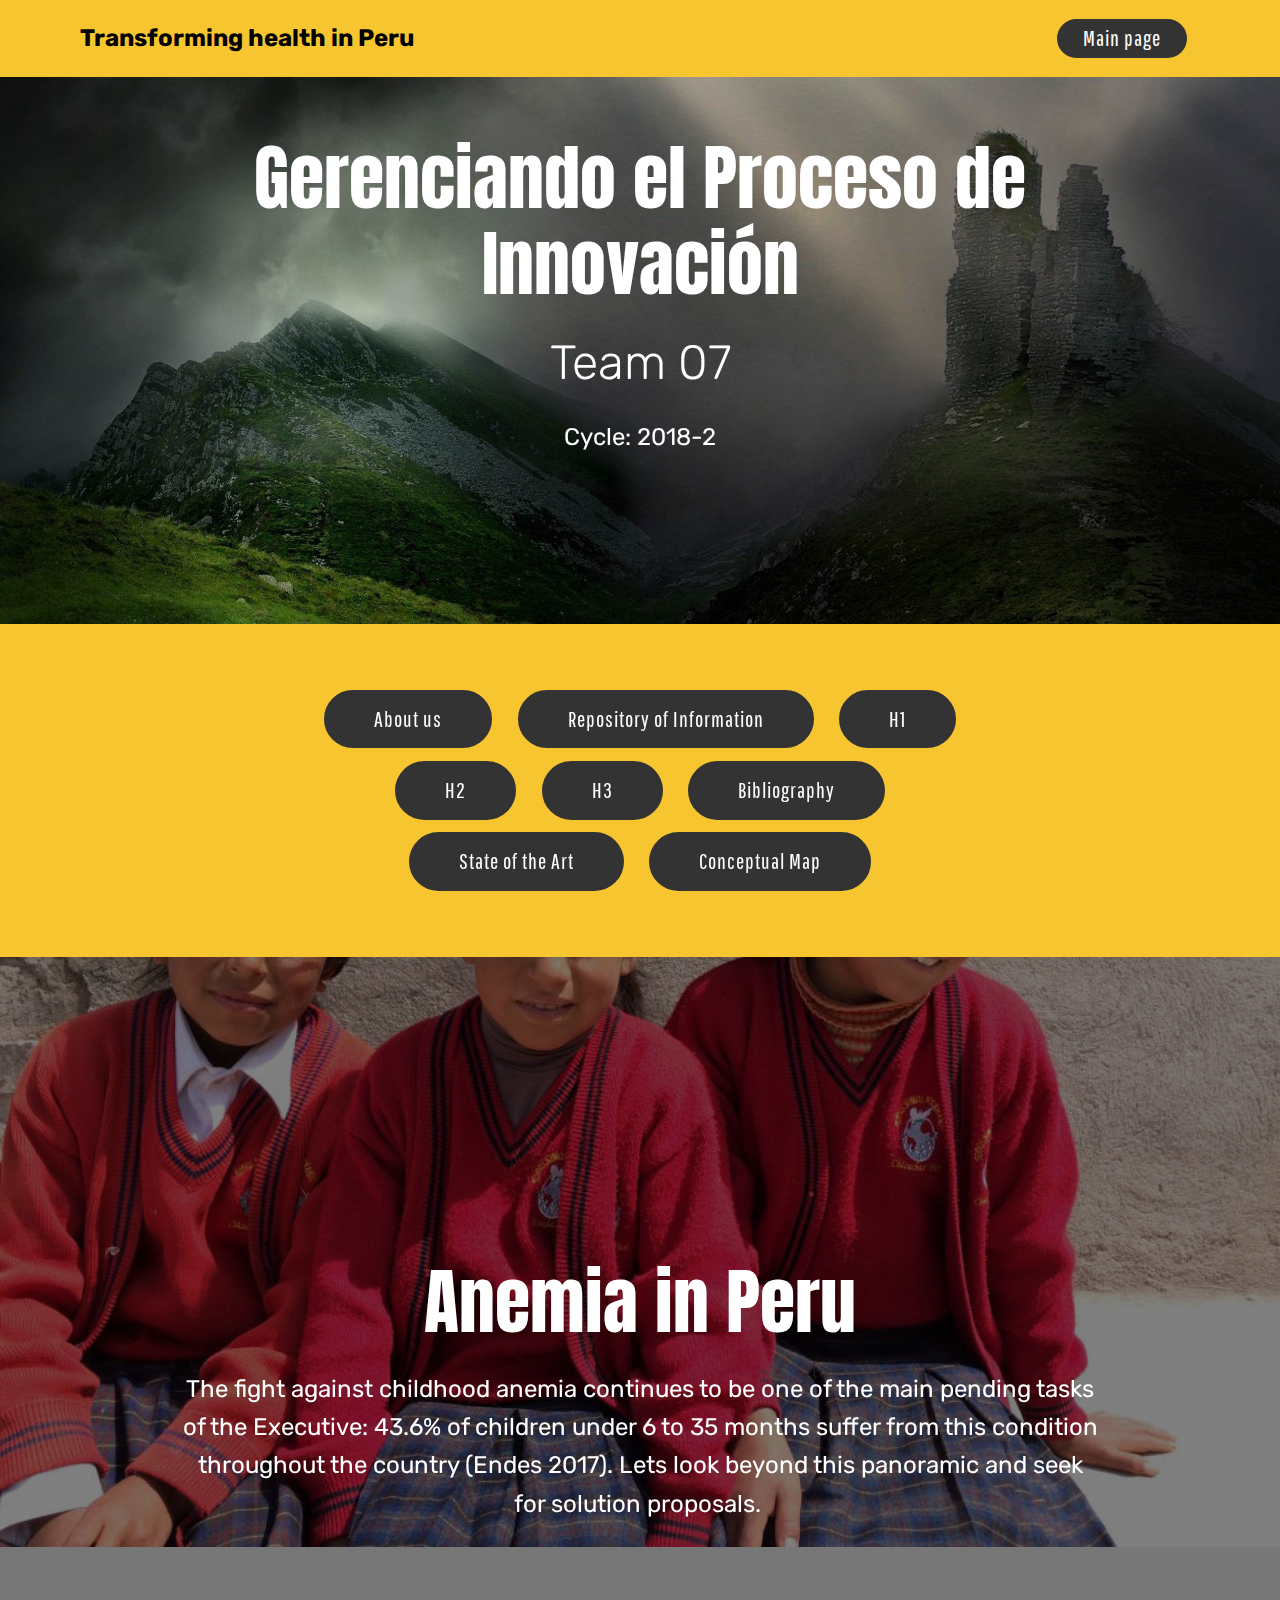
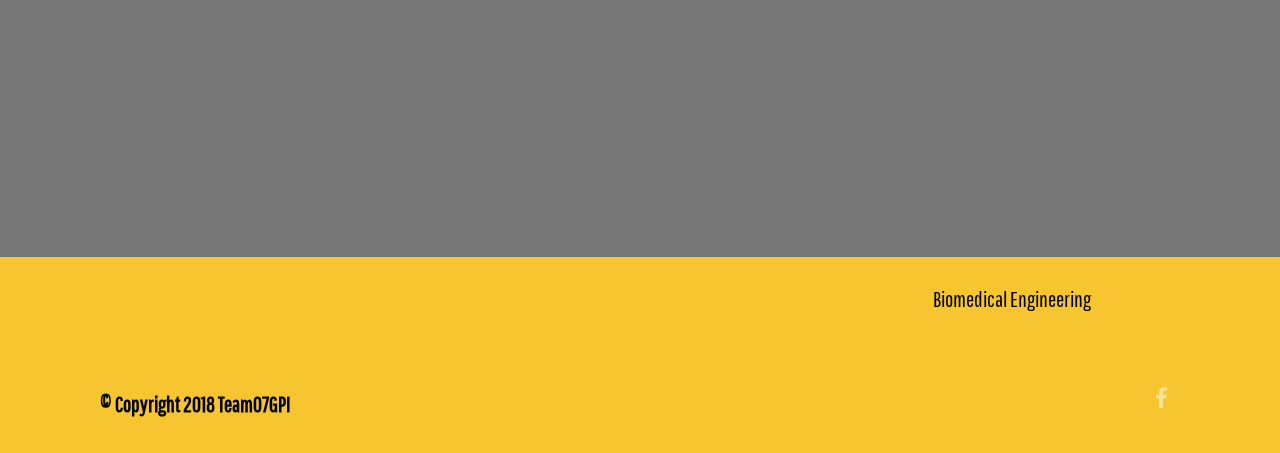
<file: page1.html>
<!DOCTYPE html>
<html >
<head>
  <!-- Site made with Mobirise Website Builder v4.8.3, https://mobirise.com -->
  <meta charset="UTF-8">
  <meta http-equiv="X-UA-Compatible" content="IE=edge">
  <meta name="generator" content="Mobirise v4.8.3, mobirise.com">
  <meta name="viewport" content="width=device-width, initial-scale=1, minimum-scale=1">
  <link rel="shortcut icon" href="assets/images/logo-96x96.png" type="image/x-icon">
  <meta name="description" content="Site Builder Description">
  <title>Página Principal</title>
  <link rel="stylesheet" href="assets/web/assets/mobirise-icons/mobirise-icons.css">
  <link rel="stylesheet" href="assets/tether/tether.min.css">
  <link rel="stylesheet" href="assets/bootstrap/css/bootstrap.min.css">
  <link rel="stylesheet" href="assets/bootstrap/css/bootstrap-grid.min.css">
  <link rel="stylesheet" href="assets/bootstrap/css/bootstrap-reboot.min.css">
  <link rel="stylesheet" href="assets/socicon/css/styles.css">
  <link rel="stylesheet" href="assets/dropdown/css/style.css">
  <link rel="stylesheet" href="assets/theme/css/style.css">
  <link rel="stylesheet" href="assets/mobirise/css/mbr-additional.css" type="text/css">
  
  
  
</head>
<body>
  <section class="menu cid-qTkzRZLJNu" once="menu" id="menu1-1j">

    

    <nav class="navbar navbar-expand beta-menu navbar-dropdown align-items-center navbar-fixed-top navbar-toggleable-sm">
        <button class="navbar-toggler navbar-toggler-right" type="button" data-toggle="collapse" data-target="#navbarSupportedContent" aria-controls="navbarSupportedContent" aria-expanded="false" aria-label="Toggle navigation">
            <div class="hamburger">
                <span></span>
                <span></span>
                <span></span>
                <span></span>
            </div>
        </button>
        <div class="menu-logo">
            <div class="navbar-brand">
                
                <span class="navbar-caption-wrap"><a class="navbar-caption text-black display-5" href="https://mobirise.com">Transforming health in Peru</a></span>
            </div>
        </div>
        <div class="collapse navbar-collapse" id="navbarSupportedContent">
            <ul class="navbar-nav nav-dropdown" data-app-modern-menu="true"><li class="nav-item">
                    <a class="nav-link link text-white display-4" href="https://mobirise.com">
                        </a>
                </li></ul>
            <div class="navbar-buttons mbr-section-btn"><a class="btn btn-sm btn-black display-4" href="page1.html">Main page</a></div>
        </div>
    </nav>
</section>

<section class="engine"><a href="https://mobiri.se/j">website templates</a></section><section class="header1 cid-r5zNmzaMts mbr-parallax-background" id="header1-1k">

    

    <div class="mbr-overlay" style="opacity: 0.2; background-color: rgb(0, 0, 0);">
    </div>

    <div class="container">
        <div class="row justify-content-md-center">
            <div class="mbr-white col-md-10">
                <h1 class="mbr-section-title align-center mbr-bold pb-3 mbr-fonts-style display-1"><span style="font-weight: normal;">
                    Gerenciando el Proceso de Innovación</span></h1>
                <h3 class="mbr-section-subtitle align-center mbr-light pb-3 mbr-fonts-style display-2">Team 07</h3>
                <p class="mbr-text align-center pb-3 mbr-fonts-style display-5">Cycle: 2018-2</p>
                
            </div>
        </div>
    </div>

</section>

<section class="mbr-section content8 cid-r5A1tZucty" id="content8-1v">

    

    <div class="container">
        <div class="media-container-row title">
            <div class="col-12 col-md-8">
                <div class="mbr-section-btn align-center"><a class="btn btn-black display-4" href="page2.html">About us</a>
                    <a class="btn btn-black display-4" href="page6.html">Repository of Information</a> <a class="btn btn-black display-4" href="index.html">H1</a> <a class="btn btn-black display-4" href="page4.html">H2</a> <a class="btn btn-black display-4" href="https://mobirise.com">H3</a> <a class="btn btn-black display-4" href="page3.html">Bibliography</a> <a class="btn btn-black display-4" href="page5.html">State of the Art</a> <a class="btn btn-black display-4" href="page5.html">Conceptual Map</a></div>
            </div>
        </div>
    </div>
</section>

<section class="header1 cid-r5zWX681hQ mbr-fullscreen mbr-parallax-background" id="header1-1s">

    

    <div class="mbr-overlay" style="opacity: 0.5; background-color: rgb(0, 0, 0);">
    </div>

    <div class="container">
        <div class="row justify-content-md-center">
            <div class="mbr-white col-md-10">
                <h1 class="mbr-section-title align-center mbr-bold pb-3 mbr-fonts-style display-1"><span style="font-weight: normal;">Anemia in Peru</span></h1>
                
                <p class="mbr-text align-center pb-3 mbr-fonts-style display-5">
                    The fight against childhood anemia continues to be one of the main pending tasks of the Executive: 43.6% of children under 6 to 35 months suffer from this condition throughout the country (Endes 2017). Lets look beyond this panoramic and seek for solution proposals.&nbsp;</p>
                
            </div>
        </div>
    </div>

</section>

<section class="cid-r5zXKLynuE" id="footer1-1t">

    

    

    <div class="container">
        <div class="media-container-row content text-white">
            <div class="col-12 col-md-3">
                <div class="media-wrap">
                    <a href="https://mobirise.com/">
                        <img src="assets/images/logo2.png" alt="Mobirise" title="">
                    </a>
                </div>
            </div>
            <div class="col-12 col-md-3 mbr-fonts-style display-7">
                <h5 class="pb-3"></h5>
                <p class="mbr-text"></p>
            </div>
            <div class="col-12 col-md-3 mbr-fonts-style display-7">
                <h5 class="pb-3"></h5>
                <p class="mbr-text"></p>
            </div>
            <div class="col-12 col-md-3 mbr-fonts-style display-4">
                <h5 class="pb-3"></h5>
                <p class="mbr-text">Biomedical Engineering</p>
            </div>
        </div>
        <div class="footer-lower">
            <div class="media-container-row">
                <div class="col-sm-12">
                    <hr>
                </div>
            </div>
            <div class="media-container-row mbr-white">
                <div class="col-sm-6 copyright">
                    <p class="mbr-text mbr-fonts-style display-4"><strong>
                        © Copyright 2018 Team07GPI</strong></p>
                </div>
                <div class="col-md-6">
                    <div class="social-list align-right">
                        <div class="soc-item">
                            <a href="https://twitter.com/mobirise" target="_blank">
                                <span class="mbr-iconfont mbr-iconfont-social socicon-facebook socicon"></span>
                            </a>
                        </div>
                        
                        
                        
                        
                        
                    </div>
                </div>
            </div>
        </div>
    </div>
</section>


  <script src="assets/web/assets/jquery/jquery.min.js"></script>
  <script src="assets/popper/popper.min.js"></script>
  <script src="assets/tether/tether.min.js"></script>
  <script src="assets/bootstrap/js/bootstrap.min.js"></script>
  <script src="assets/dropdown/js/script.min.js"></script>
  <script src="assets/touchswipe/jquery.touch-swipe.min.js"></script>
  <script src="assets/parallax/jarallax.min.js"></script>
  <script src="assets/smoothscroll/smooth-scroll.js"></script>
  <script src="assets/theme/js/script.js"></script>
  
  
</body>
</html>
</file>
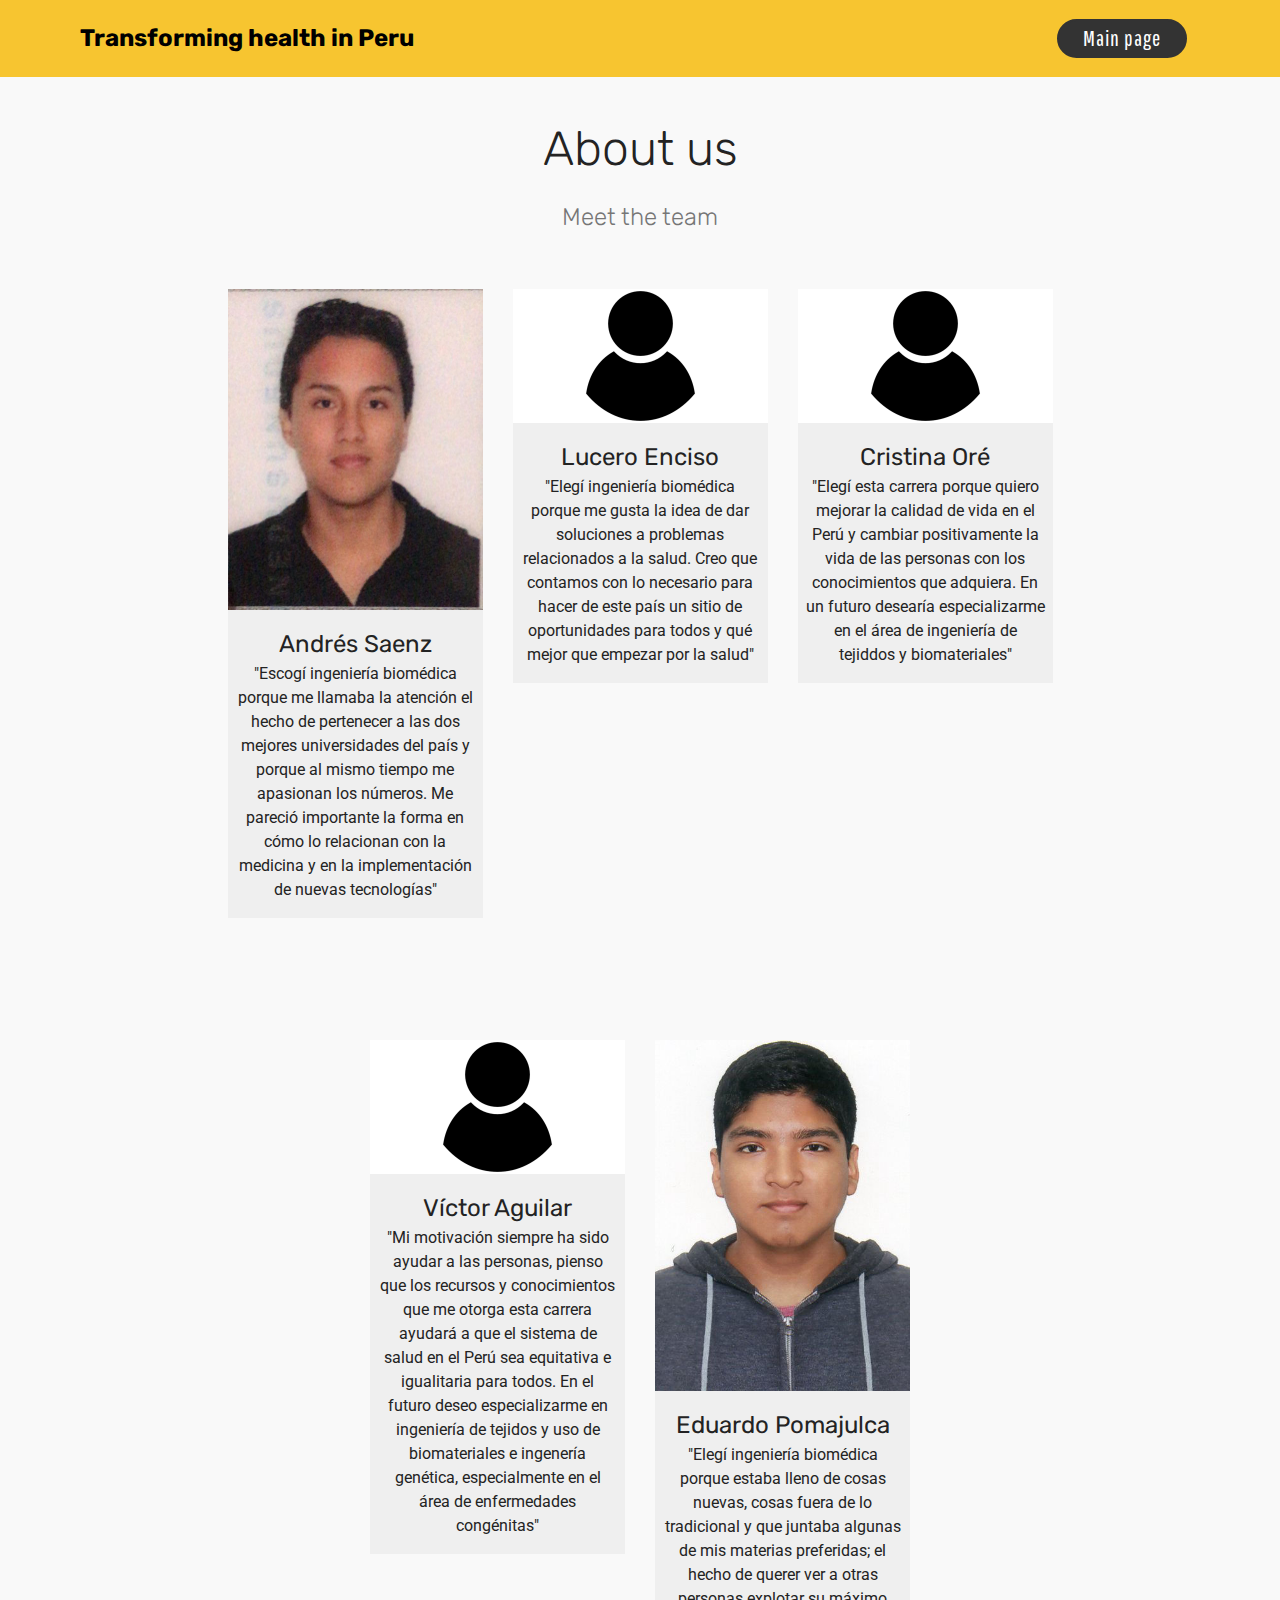
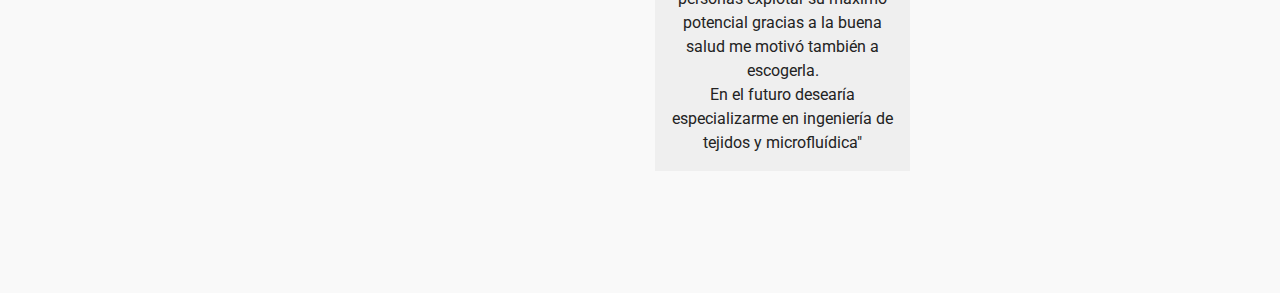
<file: page2.html>
<!DOCTYPE html>
<html >
<head>
  <!-- Site made with Mobirise Website Builder v4.8.3, https://mobirise.com -->
  <meta charset="UTF-8">
  <meta http-equiv="X-UA-Compatible" content="IE=edge">
  <meta name="generator" content="Mobirise v4.8.3, mobirise.com">
  <meta name="viewport" content="width=device-width, initial-scale=1, minimum-scale=1">
  <link rel="shortcut icon" href="assets/images/logo-96x96.png" type="image/x-icon">
  <meta name="description" content="Web Site Maker Description">
  <title>Nosotros</title>
  <link rel="stylesheet" href="assets/tether/tether.min.css">
  <link rel="stylesheet" href="assets/bootstrap/css/bootstrap.min.css">
  <link rel="stylesheet" href="assets/bootstrap/css/bootstrap-grid.min.css">
  <link rel="stylesheet" href="assets/bootstrap/css/bootstrap-reboot.min.css">
  <link rel="stylesheet" href="assets/dropdown/css/style.css">
  <link rel="stylesheet" href="assets/socicon/css/styles.css">
  <link rel="stylesheet" href="assets/theme/css/style.css">
  <link rel="stylesheet" href="assets/mobirise/css/mbr-additional.css" type="text/css">
  
  
  
</head>
<body>
  <section class="menu cid-qTkzRZLJNu" once="menu" id="menu1-3w">

    

    <nav class="navbar navbar-expand beta-menu navbar-dropdown align-items-center navbar-fixed-top navbar-toggleable-sm">
        <button class="navbar-toggler navbar-toggler-right" type="button" data-toggle="collapse" data-target="#navbarSupportedContent" aria-controls="navbarSupportedContent" aria-expanded="false" aria-label="Toggle navigation">
            <div class="hamburger">
                <span></span>
                <span></span>
                <span></span>
                <span></span>
            </div>
        </button>
        <div class="menu-logo">
            <div class="navbar-brand">
                
                <span class="navbar-caption-wrap"><a class="navbar-caption text-black display-5" href="https://mobirise.com">Transforming health in Peru</a></span>
            </div>
        </div>
        <div class="collapse navbar-collapse" id="navbarSupportedContent">
            <ul class="navbar-nav nav-dropdown" data-app-modern-menu="true"><li class="nav-item">
                    <a class="nav-link link text-white display-4" href="https://mobirise.com">
                        </a>
                </li></ul>
            <div class="navbar-buttons mbr-section-btn"><a class="btn btn-sm btn-black display-4" href="page1.html">Main page</a></div>
        </div>
    </nav>
</section>

<section class="engine"><a href="https://mobiri.se/n">simple web templates</a></section><section class="features16 cid-r62ygvIjON" id="features16-3y">
    
    
    
    <div class="container align-center">
        <h2 class="pb-3 mbr-fonts-style mbr-section-title display-2">
            About us</h2>
        <h3 class="pb-5 mbr-section-subtitle mbr-fonts-style mbr-light display-5">Meet the team</h3>
        <div class="row media-row">
            
        <div class="team-item col-lg-3 col-md-6">
                <div class="item-image">
                    <img src="assets/images/andres-510x643.jpg" alt="" title="">
                </div>
                <div class="item-caption py-3">
                    <div class="item-name px-2">
                        <p class="mbr-fonts-style display-5">
                           Andrés Saenz</p>
                    </div>
                    <div class="item-role px-2">
                        <p>"Escogí ingeniería biomédica porque me llamaba la atención el hecho de pertenecer a las dos mejores universidades del país y porque al mismo tiempo me apasionan los números. Me pareció importante la forma en cómo lo relacionan con la medicina y en la implementación de nuevas tecnologías"</p>
                    </div>
                    
                </div>
            </div><div class="team-item col-lg-3 col-md-6">
                <div class="item-image">
                    <img src="assets/images/usuario-510x268.png" alt="" title="">
                </div>
                <div class="item-caption py-3">
                    <div class="item-name px-2">
                        <p class="mbr-fonts-style display-5">
                           Lucero Enciso</p>
                    </div>
                    <div class="item-role px-2">
                        <p>"Elegí ingeniería biomédica porque me gusta la idea de dar soluciones a problemas relacionados a la salud. Creo que contamos con lo necesario para hacer de este país un sitio de oportunidades para todos y qué mejor que empezar por la salud"</p>
                    </div>
                    
                </div>
            </div><div class="team-item col-lg-3 col-md-6">
                <div class="item-image">
                    <img src="assets/images/usuario-510x268.png" alt="" title="">
                </div>
                <div class="item-caption py-3">
                    <div class="item-name px-2">
                        <p class="mbr-fonts-style display-5">
                           Cristina Oré</p>
                    </div>
                    <div class="item-role px-2">
                        <p>"Elegí esta carrera porque quiero mejorar la calidad de vida en el Perú y cambiar positivamente la vida de las personas con los conocimientos que adquiera. En un futuro desearía especializarme en el área de ingeniería de tejiddos y biomateriales"</p>
                    </div>
                    
                </div>
            </div></div>    
    </div>
</section>

<section class="features16 cid-r62A9ZKSry" id="features16-3z">
    
    
    
    <div class="container align-center">
        
        
        <div class="row media-row">
            
        <div class="team-item col-lg-3 col-md-6">
                <div class="item-image">
                    <img src="assets/images/usuario-510x268.png" alt="" title="">
                </div>
                <div class="item-caption py-3">
                    <div class="item-name px-2">
                        <p class="mbr-fonts-style display-5">
                           Víctor Aguilar</p>
                    </div>
                    <div class="item-role px-2">
                        <p>"Mi motivación siempre ha sido ayudar a las personas, pienso que los recursos y conocimientos que me otorga esta carrera ayudará a que el sistema de salud en el Perú sea equitativa e igualitaria para todos. En el futuro deseo especializarme en ingeniería de tejidos y uso de biomateriales e ingenería genética, especialmente en el área de enfermedades congénitas"</p>
                    </div>
                    
                </div>
            </div><div class="team-item col-lg-3 col-md-6">
                <div class="item-image">
                    <img src="assets/images/eduardo-401x552.jpg" alt="" title="">
                </div>
                <div class="item-caption py-3">
                    <div class="item-name px-2">
                        <p class="mbr-fonts-style display-5">
                           Eduardo Pomajulca</p>
                    </div>
                    <div class="item-role px-2">
                        <p>"Elegí ingeniería biomédica porque estaba lleno de cosas nuevas, cosas fuera de lo tradicional y que juntaba algunas de mis materias preferidas; el hecho de querer ver a otras personas explotar su máximo potencial gracias a la buena salud me motivó también a escogerla.<br>En el futuro desearía especializarme en ingeniería de tejidos y microfluídica"</p>
                    </div>
                    
                </div>
            </div></div>    
    </div>
</section>


  <script src="assets/web/assets/jquery/jquery.min.js"></script>
  <script src="assets/popper/popper.min.js"></script>
  <script src="assets/tether/tether.min.js"></script>
  <script src="assets/bootstrap/js/bootstrap.min.js"></script>
  <script src="assets/smoothscroll/smooth-scroll.js"></script>
  <script src="assets/dropdown/js/script.min.js"></script>
  <script src="assets/touchswipe/jquery.touch-swipe.min.js"></script>
  <script src="assets/theme/js/script.js"></script>
  
  
</body>
</html>
</file>
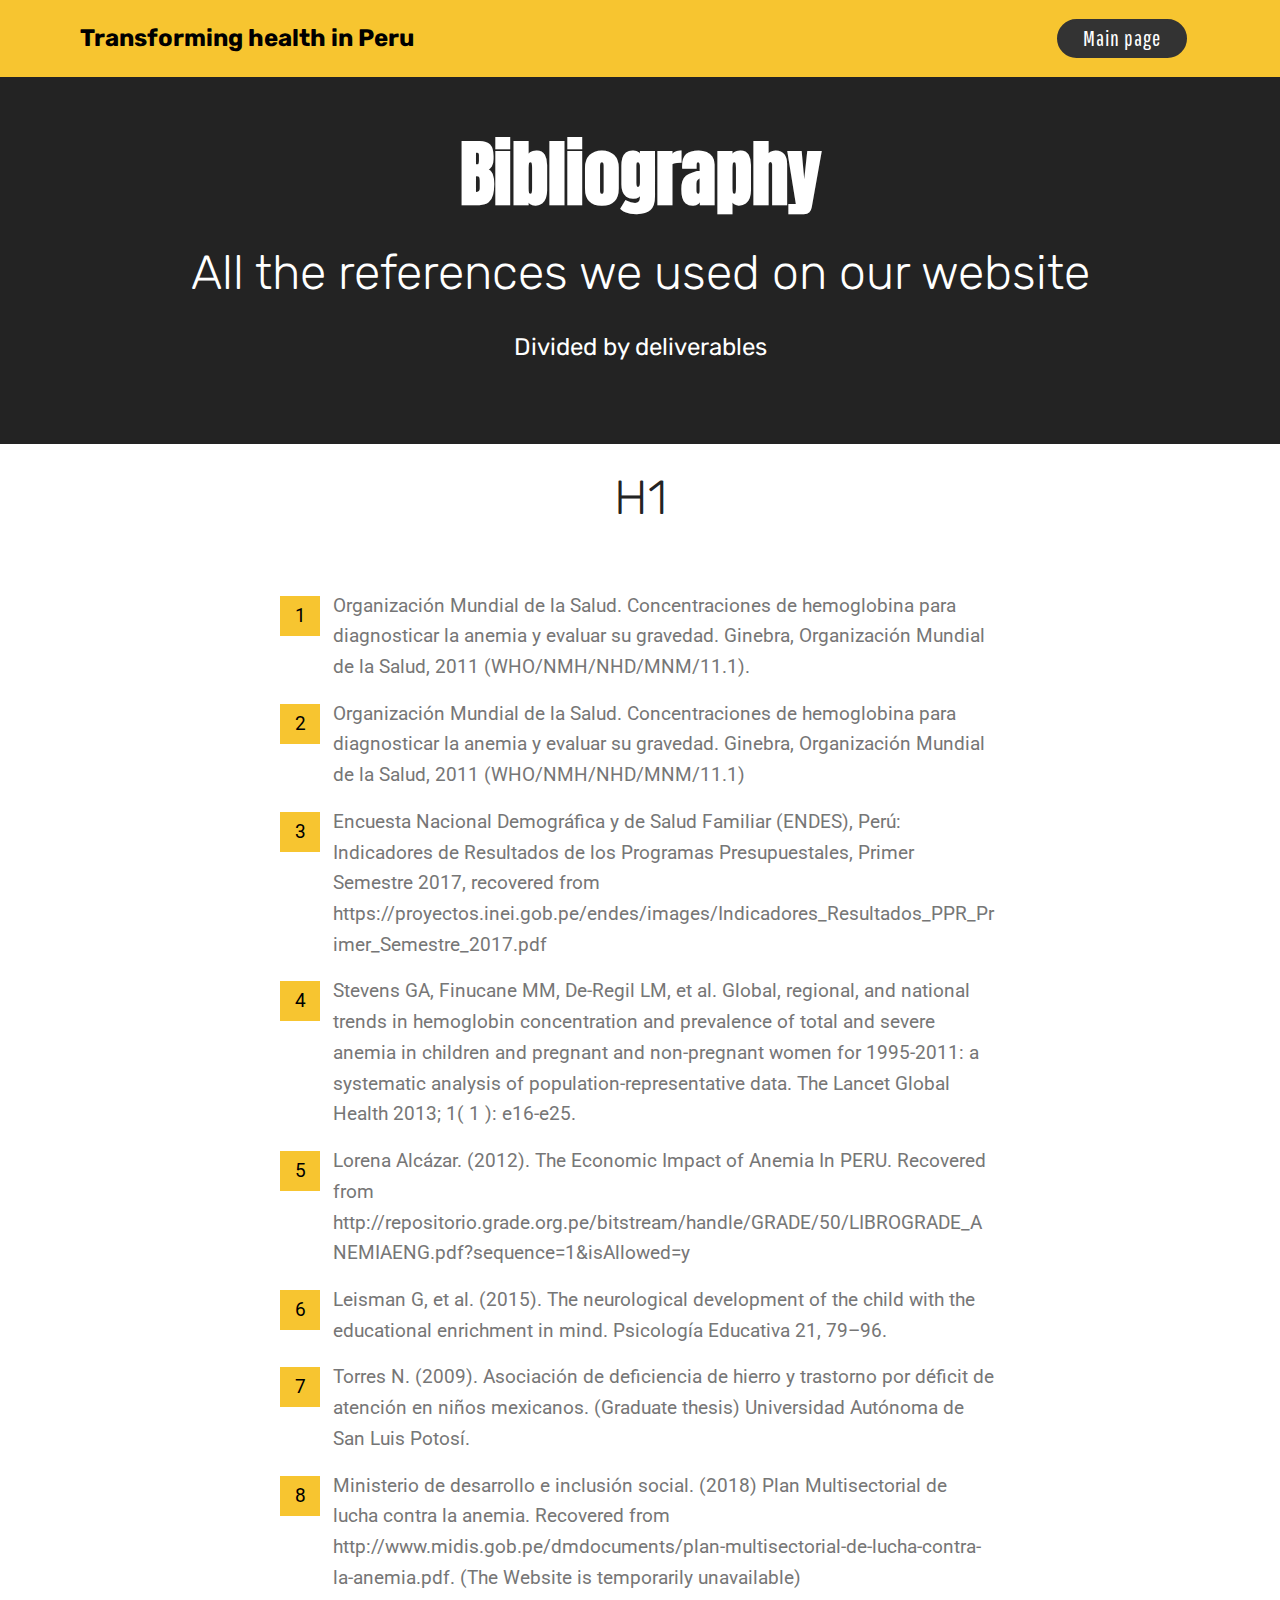
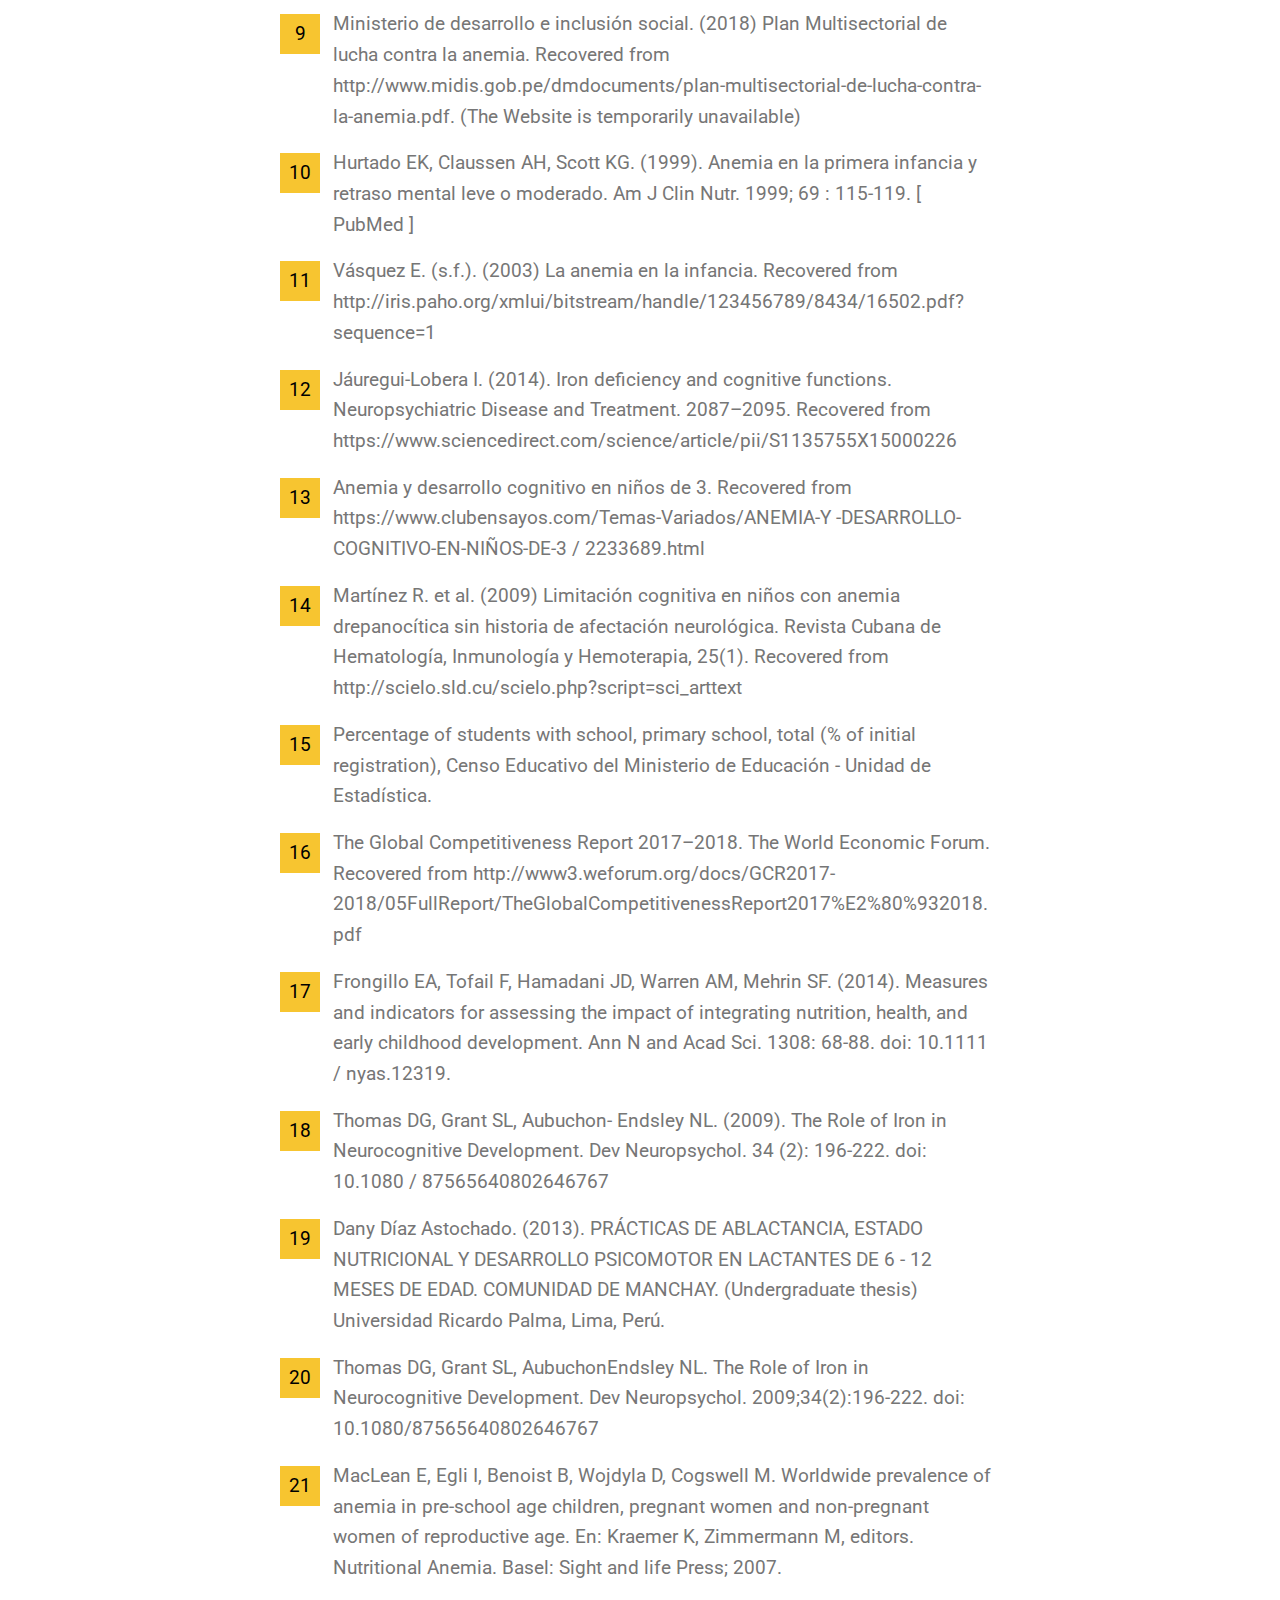
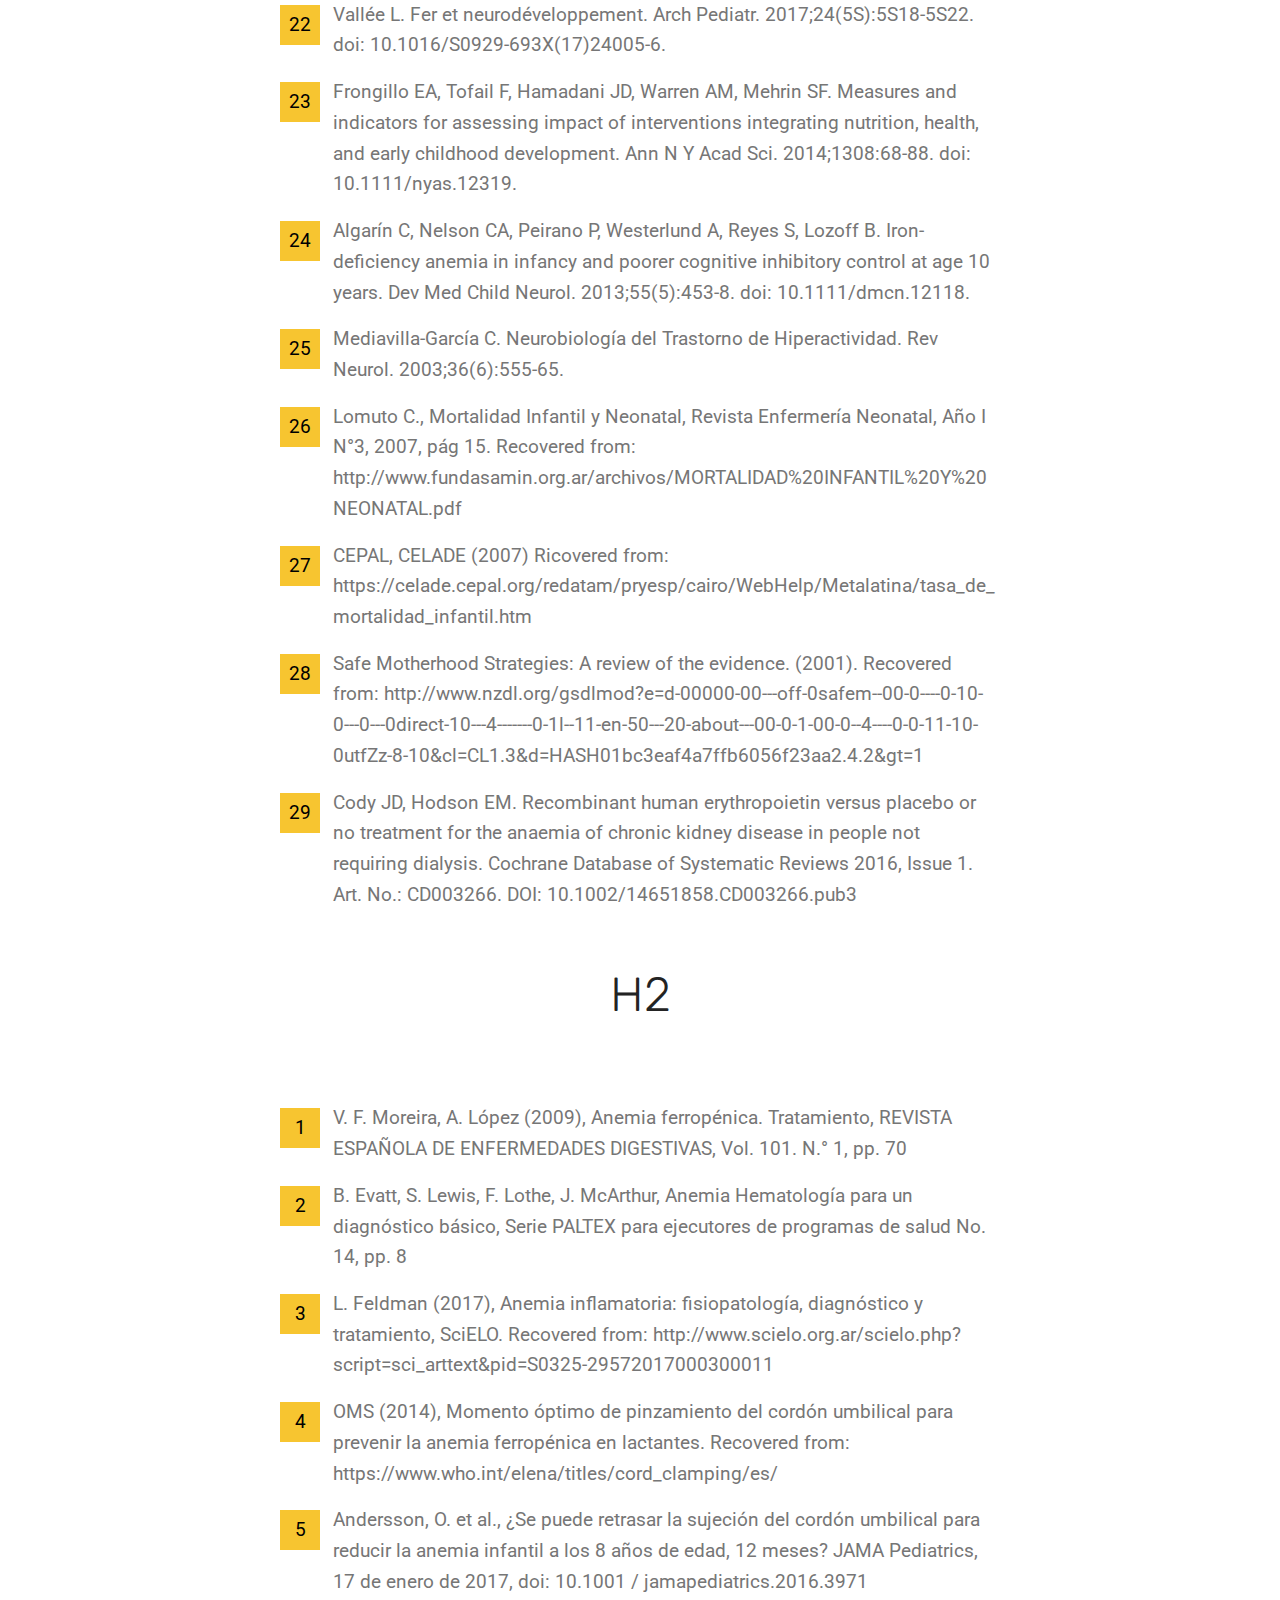
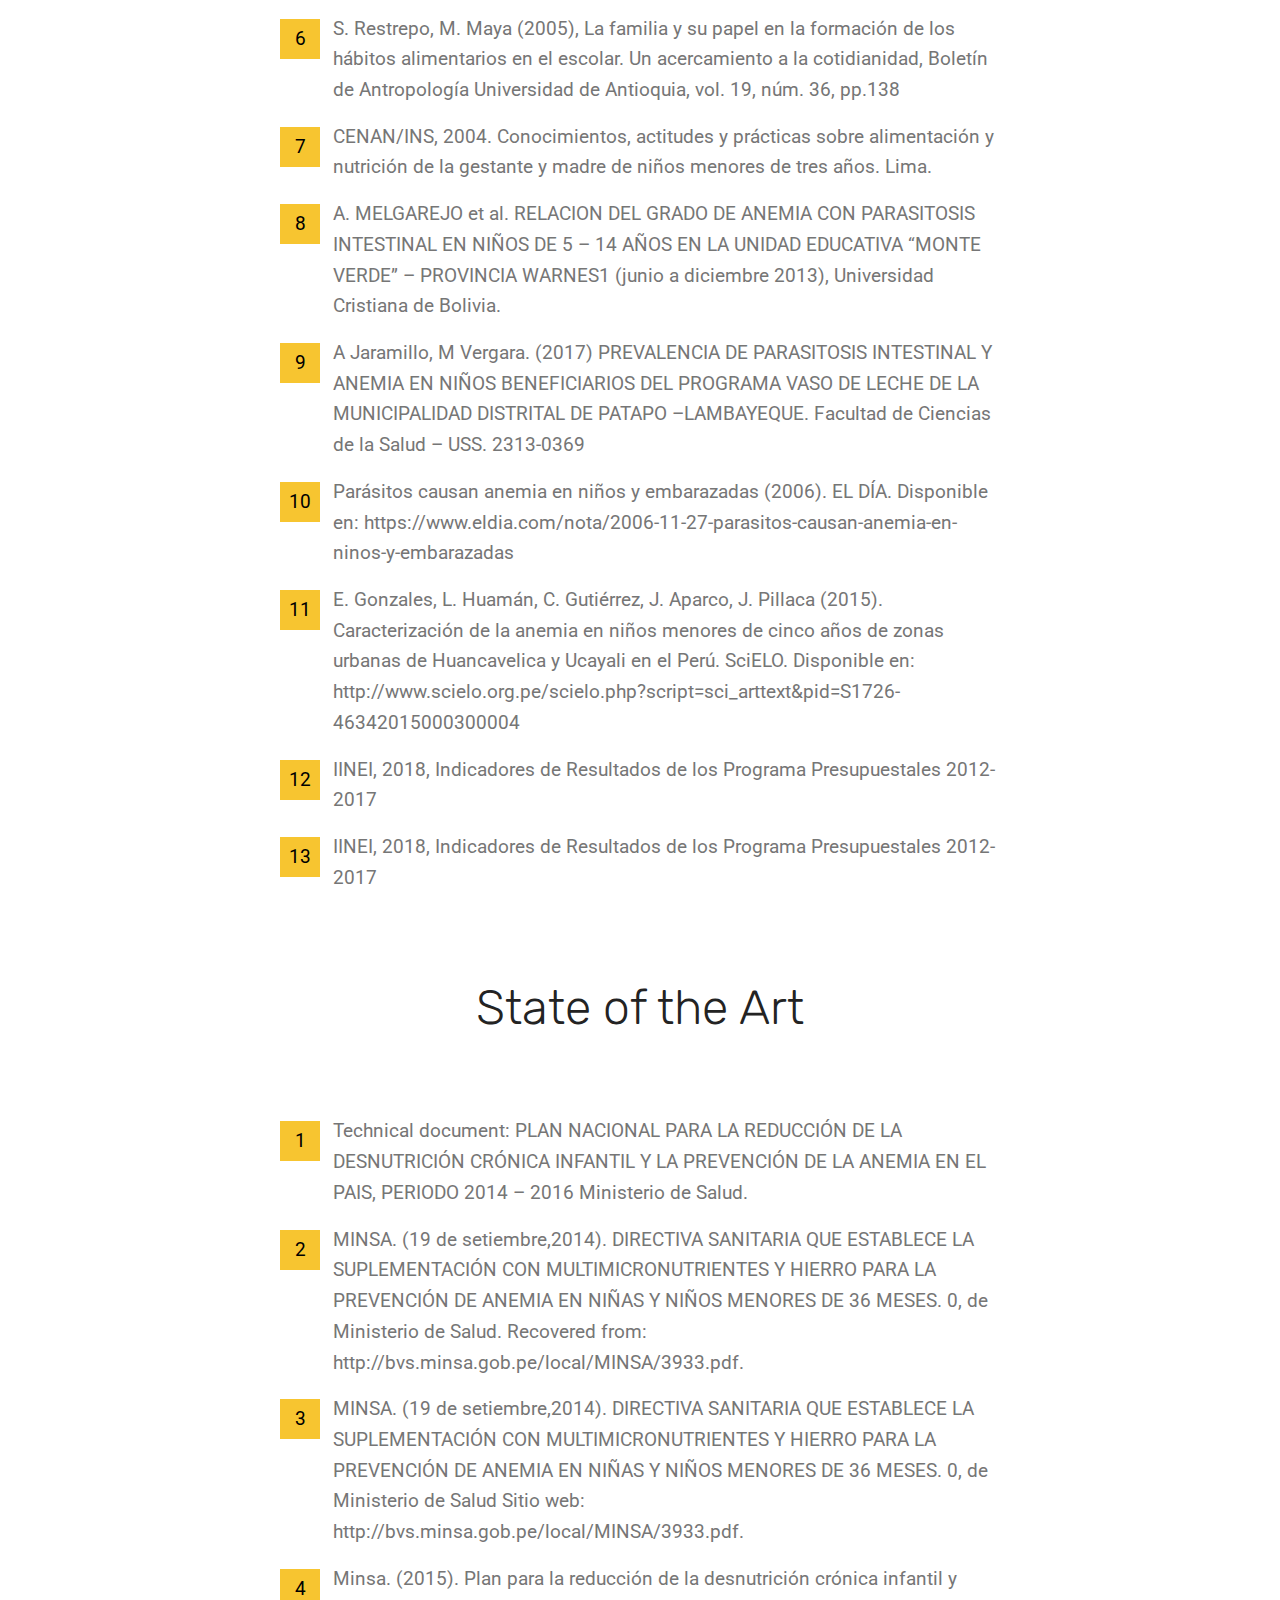
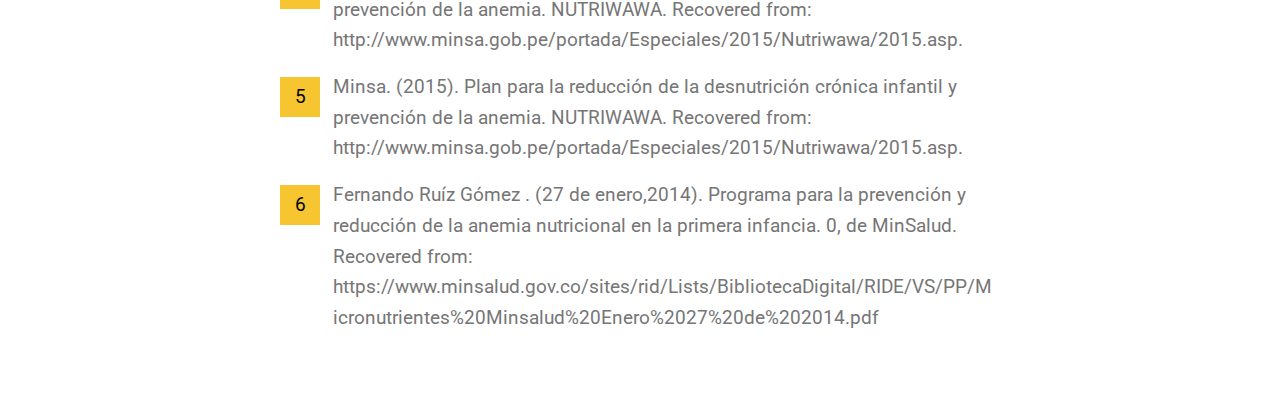
<file: page3.html>
<!DOCTYPE html>
<html >
<head>
  <!-- Site made with Mobirise Website Builder v4.8.3, https://mobirise.com -->
  <meta charset="UTF-8">
  <meta http-equiv="X-UA-Compatible" content="IE=edge">
  <meta name="generator" content="Mobirise v4.8.3, mobirise.com">
  <meta name="viewport" content="width=device-width, initial-scale=1, minimum-scale=1">
  <link rel="shortcut icon" href="assets/images/logo-96x96.png" type="image/x-icon">
  <meta name="description" content="Web Site Builder Description">
  <title>Bibliografía</title>
  <link rel="stylesheet" href="assets/web/assets/mobirise-icons/mobirise-icons.css">
  <link rel="stylesheet" href="assets/tether/tether.min.css">
  <link rel="stylesheet" href="assets/bootstrap/css/bootstrap.min.css">
  <link rel="stylesheet" href="assets/bootstrap/css/bootstrap-grid.min.css">
  <link rel="stylesheet" href="assets/bootstrap/css/bootstrap-reboot.min.css">
  <link rel="stylesheet" href="assets/dropdown/css/style.css">
  <link rel="stylesheet" href="assets/theme/css/style.css">
  <link rel="stylesheet" href="assets/mobirise/css/mbr-additional.css" type="text/css">
  
  
  
</head>
<body>
  <section class="menu cid-qTkzRZLJNu" once="menu" id="menu1-40">

    

    <nav class="navbar navbar-expand beta-menu navbar-dropdown align-items-center navbar-fixed-top navbar-toggleable-sm">
        <button class="navbar-toggler navbar-toggler-right" type="button" data-toggle="collapse" data-target="#navbarSupportedContent" aria-controls="navbarSupportedContent" aria-expanded="false" aria-label="Toggle navigation">
            <div class="hamburger">
                <span></span>
                <span></span>
                <span></span>
                <span></span>
            </div>
        </button>
        <div class="menu-logo">
            <div class="navbar-brand">
                
                <span class="navbar-caption-wrap"><a class="navbar-caption text-black display-5" href="https://mobirise.com">Transforming health in Peru</a></span>
            </div>
        </div>
        <div class="collapse navbar-collapse" id="navbarSupportedContent">
            <ul class="navbar-nav nav-dropdown" data-app-modern-menu="true"><li class="nav-item">
                    <a class="nav-link link text-white display-4" href="https://mobirise.com">
                        </a>
                </li></ul>
            <div class="navbar-buttons mbr-section-btn"><a class="btn btn-sm btn-black display-4" href="page1.html">Main page</a></div>
        </div>
    </nav>
</section>

<section class="engine"><a href="https://mobiri.se/r">free bootstrap template</a></section><section class="header1 cid-r79rp927zF" id="header1-41">

    

    

    <div class="container">
        <div class="row justify-content-md-center">
            <div class="mbr-white col-md-10">
                <h1 class="mbr-section-title align-center mbr-bold pb-3 mbr-fonts-style display-1">
                    <br>Bibliography</h1>
                <h3 class="mbr-section-subtitle align-center mbr-light pb-3 mbr-fonts-style display-2">
                    All the references we used on our website</h3>
                <p class="mbr-text align-center pb-3 mbr-fonts-style display-5">
                    Divided by deliverables</p>
                
            </div>
        </div>
    </div>

</section>

<section class="mbr-section content4 cid-r79uQOUksY" id="content4-44">

    

    <div class="container">
        <div class="media-container-row">
            <div class="title col-12 col-md-8">
                <h2 class="align-center pb-3 mbr-fonts-style display-2">H1</h2>
                
                
            </div>
        </div>
    </div>
</section>

<section class="mbr-section article content11 cid-r79sZUxn3P" id="content11-43">
     

    <div class="container">
        <div class="media-container-row">
            <div class="mbr-text counter-container col-12 col-md-8 mbr-fonts-style display-7">
                <ol>
                    <li>Organización Mundial de la Salud. Concentraciones de hemoglobina para diagnosticar la anemia y evaluar su gravedad. Ginebra, Organización Mundial de la Salud, 2011 (WHO/NMH/NHD/MNM/11.1).</li>
                    <li>Organización Mundial de la Salud. Concentraciones de hemoglobina para diagnosticar la anemia y evaluar su gravedad. Ginebra, Organización Mundial de la Salud, 2011 (WHO/NMH/NHD/MNM/11.1)</li>
                    <li>Encuesta Nacional Demográfica y de Salud Familiar (ENDES), Perú: Indicadores de Resultados de los Programas Presupuestales, Primer Semestre 2017, recovered from https://proyectos.inei.gob.pe/endes/images/Indicadores_Resultados_PPR_Primer_Semestre_2017.pdf</li><li>Stevens GA, Finucane MM, De-Regil LM, et al. Global, regional, and national trends in hemoglobin concentration and prevalence of total and severe anemia in children and pregnant and non-pregnant women for 1995-2011: a systematic analysis of population-representative data. The Lancet Global Health 2013; 1( 1 ): e16-e25.</li><li>Lorena Alcázar. (2012). The Economic Impact of Anemia In PERU. Recovered from http://repositorio.grade.org.pe/bitstream/handle/GRADE/50/LIBROGRADE_ANEMIAENG.pdf?sequence=1&amp;isAllowed=y
</li><li>Leisman G, et al. (2015). The neurological development of the child with the educational enrichment in mind. Psicología Educativa 21, 79–96.
</li><li>Torres N. (2009). Asociación de deficiencia de hierro y trastorno por déficit de atención en niños mexicanos. (Graduate thesis) Universidad Autónoma de San Luis Potosí.</li><li>Ministerio de desarrollo e inclusión social. (2018) Plan Multisectorial de lucha contra la anemia. Recovered from http://www.midis.gob.pe/dmdocuments/plan-multisectorial-de-lucha-contra-la-anemia.pdf. (The Website is temporarily unavailable)
</li><li>Ministerio de desarrollo e inclusión social. (2018) Plan Multisectorial de lucha contra la anemia. Recovered from http://www.midis.gob.pe/dmdocuments/plan-multisectorial-de-lucha-contra-la-anemia.pdf. (The Website is temporarily unavailable)
</li><li>Hurtado EK, Claussen AH, Scott KG. (1999). Anemia en la primera infancia y retraso mental leve o moderado. Am J Clin Nutr. 1999; 69 : 115-119. [ PubMed ]
</li><li>Vásquez E. (s.f.). (2003) La anemia en la infancia. Recovered from http://iris.paho.org/xmlui/bitstream/handle/123456789/8434/16502.pdf?sequence=1</li><li>Jáuregui-Lobera I. (2014). Iron deficiency and cognitive functions. Neuropsychiatric Disease and Treatment. 2087–2095. Recovered from https://www.sciencedirect.com/science/article/pii/S1135755X15000226
</li><li>Anemia y desarrollo cognitivo en niños de 3. Recovered from https://www.clubensayos.com/Temas-Variados/ANEMIA-Y -DESARROLLO-COGNITIVO-EN-NIÑOS-DE-3 / 2233689.html 
</li><li>Martínez R. et al. (2009) Limitación cognitiva en niños con anemia drepanocítica sin historia de afectación neurológica.  Revista Cubana de Hematología, Inmunología y Hemoterapia, 25(1).  Recovered from http://scielo.sld.cu/scielo.php?script=sci_arttext
</li><li>Percentage of students with school, primary school, total (% of initial registration), Censo Educativo del Ministerio de Educación - Unidad de Estadística.&nbsp;</li><li>The Global Competitiveness Report 2017–2018. The World Economic Forum. Recovered from http://www3.weforum.org/docs/GCR2017-2018/05FullReport/TheGlobalCompetitivenessReport2017%E2%80%932018.pdf
</li><li>
Frongillo EA, Tofail F, Hamadani JD, Warren AM, Mehrin SF. (2014). Measures and indicators for assessing the impact of integrating nutrition, health, and early childhood development. Ann N and Acad Sci. 1308: 68-88. doi: 10.1111 / nyas.12319. &nbsp;</li><li>Thomas DG, Grant SL, Aubuchon- Endsley NL. (2009). The Role of Iron in Neurocognitive Development. Dev Neuropsychol. 34 (2): 196-222. doi: 10.1080 / 87565640802646767 
</li><li>Dany Díaz Astochado. (2013). PRÁCTICAS DE ABLACTANCIA, ESTADO NUTRICIONAL Y DESARROLLO PSICOMOTOR EN LACTANTES DE 6 - 12 MESES DE EDAD. COMUNIDAD DE MANCHAY. (Undergraduate thesis) Universidad Ricardo Palma, Lima, Perú.
</li><li>Thomas DG, Grant SL, AubuchonEndsley NL. The Role of Iron in Neurocognitive Development. Dev Neuropsychol. 2009;34(2):196-222. doi: 10.1080/87565640802646767
</li><li>MacLean E, Egli I, Benoist B, Wojdyla D, Cogswell M. Worldwide prevalence of anemia in pre-school age children, pregnant women and non-pregnant women of reproductive age. En: Kraemer K, Zimmermann M, editors. Nutritional Anemia. Basel: Sight and life Press; 2007.
</li><li>Vallée L. Fer et neurodéveloppement. Arch Pediatr. 2017;24(5S):5S18-5S22. doi: 10.1016/S0929-693X(17)24005-6.
</li><li>Frongillo EA, Tofail F, Hamadani JD, Warren AM, Mehrin SF. Measures and indicators for assessing impact of interventions integrating nutrition, health, and early childhood development. Ann N Y Acad Sci. 2014;1308:68-88. doi: 10.1111/nyas.12319.
</li><li>Algarín C, Nelson CA, Peirano P, Westerlund A, Reyes S, Lozoff B. Iron-deficiency anemia in infancy and poorer cognitive inhibitory control at age 10 years. Dev Med Child Neurol. 2013;55(5):453-8. doi: 10.1111/dmcn.12118.</li><li>Mediavilla-García C. Neurobiología del Trastorno de Hiperactividad. Rev Neurol. 2003;36(6):555-65.</li><li>Lomuto C., Mortalidad Infantil y Neonatal, Revista Enfermería Neonatal, Año I N°3, 2007, pág 15. Recovered from: http://www.fundasamin.org.ar/archivos/MORTALIDAD%20INFANTIL%20Y%20NEONATAL.pdf
</li><li>CEPAL, CELADE (2007) Ricovered from:
 https://celade.cepal.org/redatam/pryesp/cairo/WebHelp/Metalatina/tasa_de_mortalidad_infantil.htm&nbsp;</li><li>Safe Motherhood Strategies: A review of the evidence. (2001). Recovered from: http://www.nzdl.org/gsdlmod?e=d-00000-00---off-0safem--00-0----0-10-0---0---0direct-10---4-------0-1l--11-en-50---20-about---00-0-1-00-0--4----0-0-11-10-0utfZz-8-10&amp;cl=CL1.3&amp;d=HASH01bc3eaf4a7ffb6056f23aa2.4.2&amp;gt=1</li><li>Cody JD, Hodson EM. Recombinant human erythropoietin versus placebo or no treatment for the anaemia of chronic kidney disease in people not requiring dialysis. Cochrane Database of Systematic Reviews 2016, Issue 1. Art. No.: CD003266. DOI: 10.1002/14651858.CD003266.pub3</li></ol><ol><li>
</li>
                </ol>
            </div>
        </div>
    </div>
</section>

<section class="mbr-section content4 cid-r7lksqGml3" id="content4-4w">

    

    <div class="container">
        <div class="media-container-row">
            <div class="title col-12 col-md-8">
                <h2 class="align-center pb-3 mbr-fonts-style display-2">H2</h2>
                
                
            </div>
        </div>
    </div>
</section>

<section class="mbr-section article content11 cid-r7lkB5Y7mQ" id="content11-4x">
     

    <div class="container">
        <div class="media-container-row">
            <div class="mbr-text counter-container col-12 col-md-8 mbr-fonts-style display-7">
                <ol>
                    <li>V. F. Moreira, A. López (2009), Anemia ferropénica. Tratamiento, REVISTA ESPAÑOLA DE ENFERMEDADES DIGESTIVAS, Vol. 101. N.° 1, pp. 70
</li><li>B. Evatt, S. Lewis, F. Lothe, J. McArthur, Anemia Hematología para un diagnóstico básico, Serie PALTEX para ejecutores de programas de salud No. 14, pp. 8
</li><li>L. Feldman (2017), Anemia inflamatoria: fisiopatología, diagnóstico y tratamiento, SciELO. Recovered from:  http://www.scielo.org.ar/scielo.php?script=sci_arttext&amp;pid=S0325-29572017000300011
</li><li>OMS (2014), Momento óptimo de pinzamiento del cordón umbilical para prevenir la anemia ferropénica en lactantes. Recovered from: https://www.who.int/elena/titles/cord_clamping/es/</li><li>Andersson, O. et al.,  ¿Se puede retrasar la sujeción del cordón umbilical para reducir la anemia infantil a los 8 años de edad, 12 meses? JAMA Pediatrics, 17 de enero de 2017, doi: 10.1001 / jamapediatrics.2016.3971</li><li>S. Restrepo, M. Maya (2005), La familia y su papel en la formación de los hábitos alimentarios en el escolar. Un acercamiento a la cotidianidad, Boletín de Antropología Universidad de Antioquia, vol. 19, núm. 36, pp.138</li><li>CENAN/INS, 2004. Conocimientos, actitudes y prácticas sobre alimentación y nutrición de la gestante y madre de
 niños menores de tres años. Lima.</li><li>A. MELGAREJO et al. RELACION DEL GRADO DE ANEMIA CON PARASITOSIS INTESTINAL EN NIÑOS DE 5 – 14 AÑOS EN LA UNIDAD EDUCATIVA “MONTE VERDE” – PROVINCIA WARNES1 (junio a diciembre 2013), Universidad Cristiana de Bolivia.</li><li>A Jaramillo, M Vergara. (2017) PREVALENCIA DE PARASITOSIS INTESTINAL Y ANEMIA EN NIÑOS BENEFICIARIOS DEL PROGRAMA VASO DE LECHE DE LA MUNICIPALIDAD DISTRITAL DE PATAPO –LAMBAYEQUE. Facultad de Ciencias de la Salud – USS. 2313-0369</li><li>Parásitos causan anemia en niños y embarazadas (2006). EL DÍA. Disponible en: https://www.eldia.com/nota/2006-11-27-parasitos-causan-anemia-en-ninos-y-embarazadas</li><li>E. Gonzales, L. Huamán, C. Gutiérrez, J. Aparco, J. Pillaca (2015). Caracterización de la anemia en niños menores de cinco años de zonas urbanas de Huancavelica y Ucayali en el Perú. SciELO. Disponible en: http://www.scielo.org.pe/scielo.php?script=sci_arttext&amp;pid=S1726-46342015000300004</li><li>IINEI, 2018, Indicadores de Resultados de los Programa Presupuestales 2012-2017</li><li>IINEI, 2018, Indicadores de Resultados de los Programa Presupuestales 2012-2017</li>
                </ol>
            </div>
        </div>
    </div>
</section>

<section class="mbr-section content4 cid-r7loYlXF7q" id="content4-4z">

    

    <div class="container">
        <div class="media-container-row">
            <div class="title col-12 col-md-8">
                <h2 class="align-center pb-3 mbr-fonts-style display-2">
                    State of the Art</h2>
                
                
            </div>
        </div>
    </div>
</section>

<section class="mbr-section article content11 cid-r7loWLNhQk" id="content11-4y">
     

    <div class="container">
        <div class="media-container-row">
            <div class="mbr-text counter-container col-12 col-md-8 mbr-fonts-style display-7">
                <ol>
                    <li>Technical document: PLAN NACIONAL PARA LA REDUCCIÓN DE LA DESNUTRICIÓN CRÓNICA INFANTIL Y LA PREVENCIÓN DE LA ANEMIA EN EL PAIS, PERIODO 2014 – 2016 Ministerio de Salud.&nbsp;</li><li>MINSA. (19 de setiembre,2014). DIRECTIVA SANITARIA QUE ESTABLECE LA SUPLEMENTACIÓN CON MULTIMICRONUTRIENTES Y HIERRO PARA LA PREVENCIÓN DE ANEMIA EN NIÑAS Y NIÑOS MENORES DE 36 MESES. 0, de Ministerio de Salud. Recovered from: http://bvs.minsa.gob.pe/local/MINSA/3933.pdf.</li>
                    <li>MINSA. (19 de setiembre,2014). DIRECTIVA SANITARIA QUE ESTABLECE LA SUPLEMENTACIÓN CON MULTIMICRONUTRIENTES Y HIERRO PARA LA PREVENCIÓN DE ANEMIA EN NIÑAS Y NIÑOS MENORES DE 36 MESES. 0, de Ministerio de Salud Sitio web: http://bvs.minsa.gob.pe/local/MINSA/3933.pdf.</li>
                    <li>Minsa. (2015). Plan para la reducción de la desnutrición crónica infantil y prevención de la anemia. NUTRIWAWA. Recovered from: http://www.minsa.gob.pe/portada/Especiales/2015/Nutriwawa/2015.asp.</li><li>Minsa. (2015). Plan para la reducción de la desnutrición crónica infantil y prevención de la anemia. NUTRIWAWA. Recovered from: http://www.minsa.gob.pe/portada/Especiales/2015/Nutriwawa/2015.asp.</li><li>Fernando Ruíz Gómez . (27 de enero,2014). Programa para la prevención y reducción de la anemia nutricional en la primera infancia. 0, de MinSalud. Recovered from: https://www.minsalud.gov.co/sites/rid/Lists/BibliotecaDigital/RIDE/VS/PP/Micronutrientes%20Minsalud%20Enero%2027%20de%202014.pdf</li>
                </ol>
            </div>
        </div>
    </div>
</section>


  <script src="assets/web/assets/jquery/jquery.min.js"></script>
  <script src="assets/popper/popper.min.js"></script>
  <script src="assets/tether/tether.min.js"></script>
  <script src="assets/bootstrap/js/bootstrap.min.js"></script>
  <script src="assets/smoothscroll/smooth-scroll.js"></script>
  <script src="assets/dropdown/js/script.min.js"></script>
  <script src="assets/touchswipe/jquery.touch-swipe.min.js"></script>
  <script src="assets/theme/js/script.js"></script>
  
  
</body>
</html>
</file>
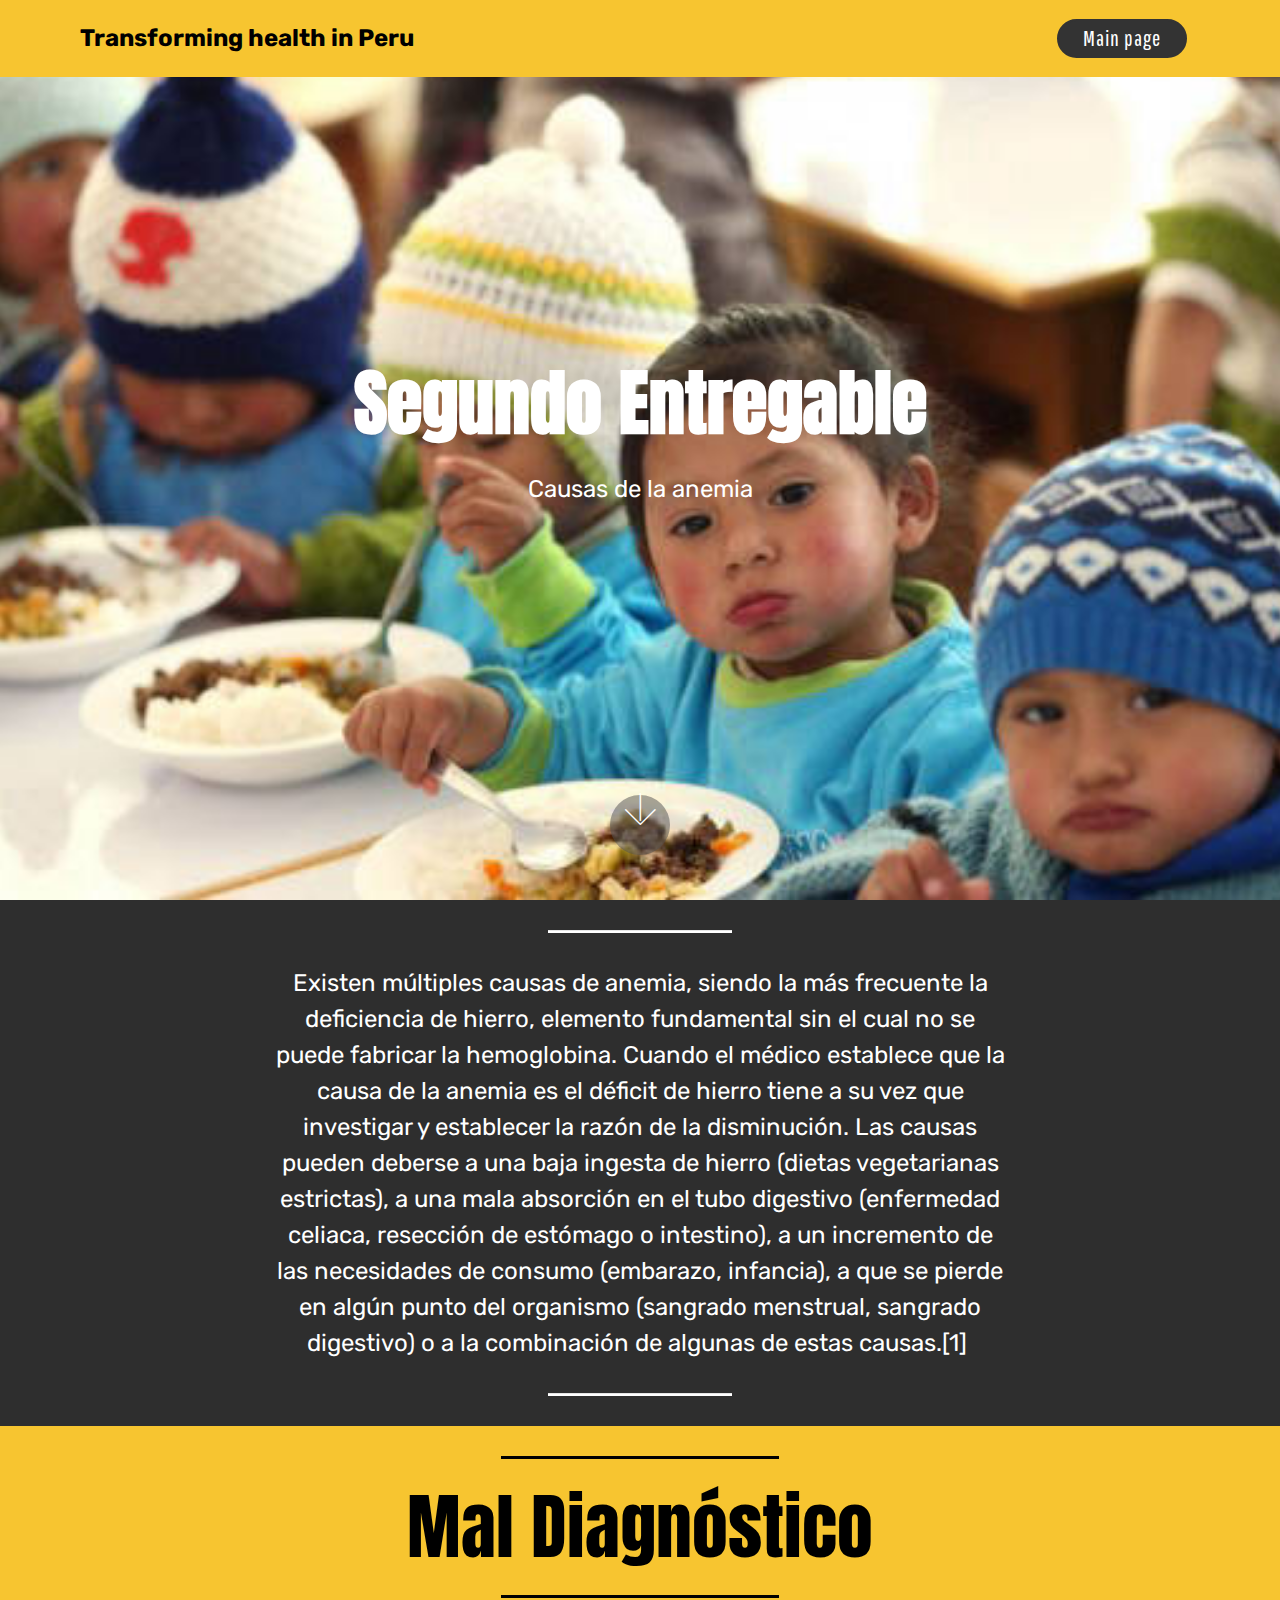
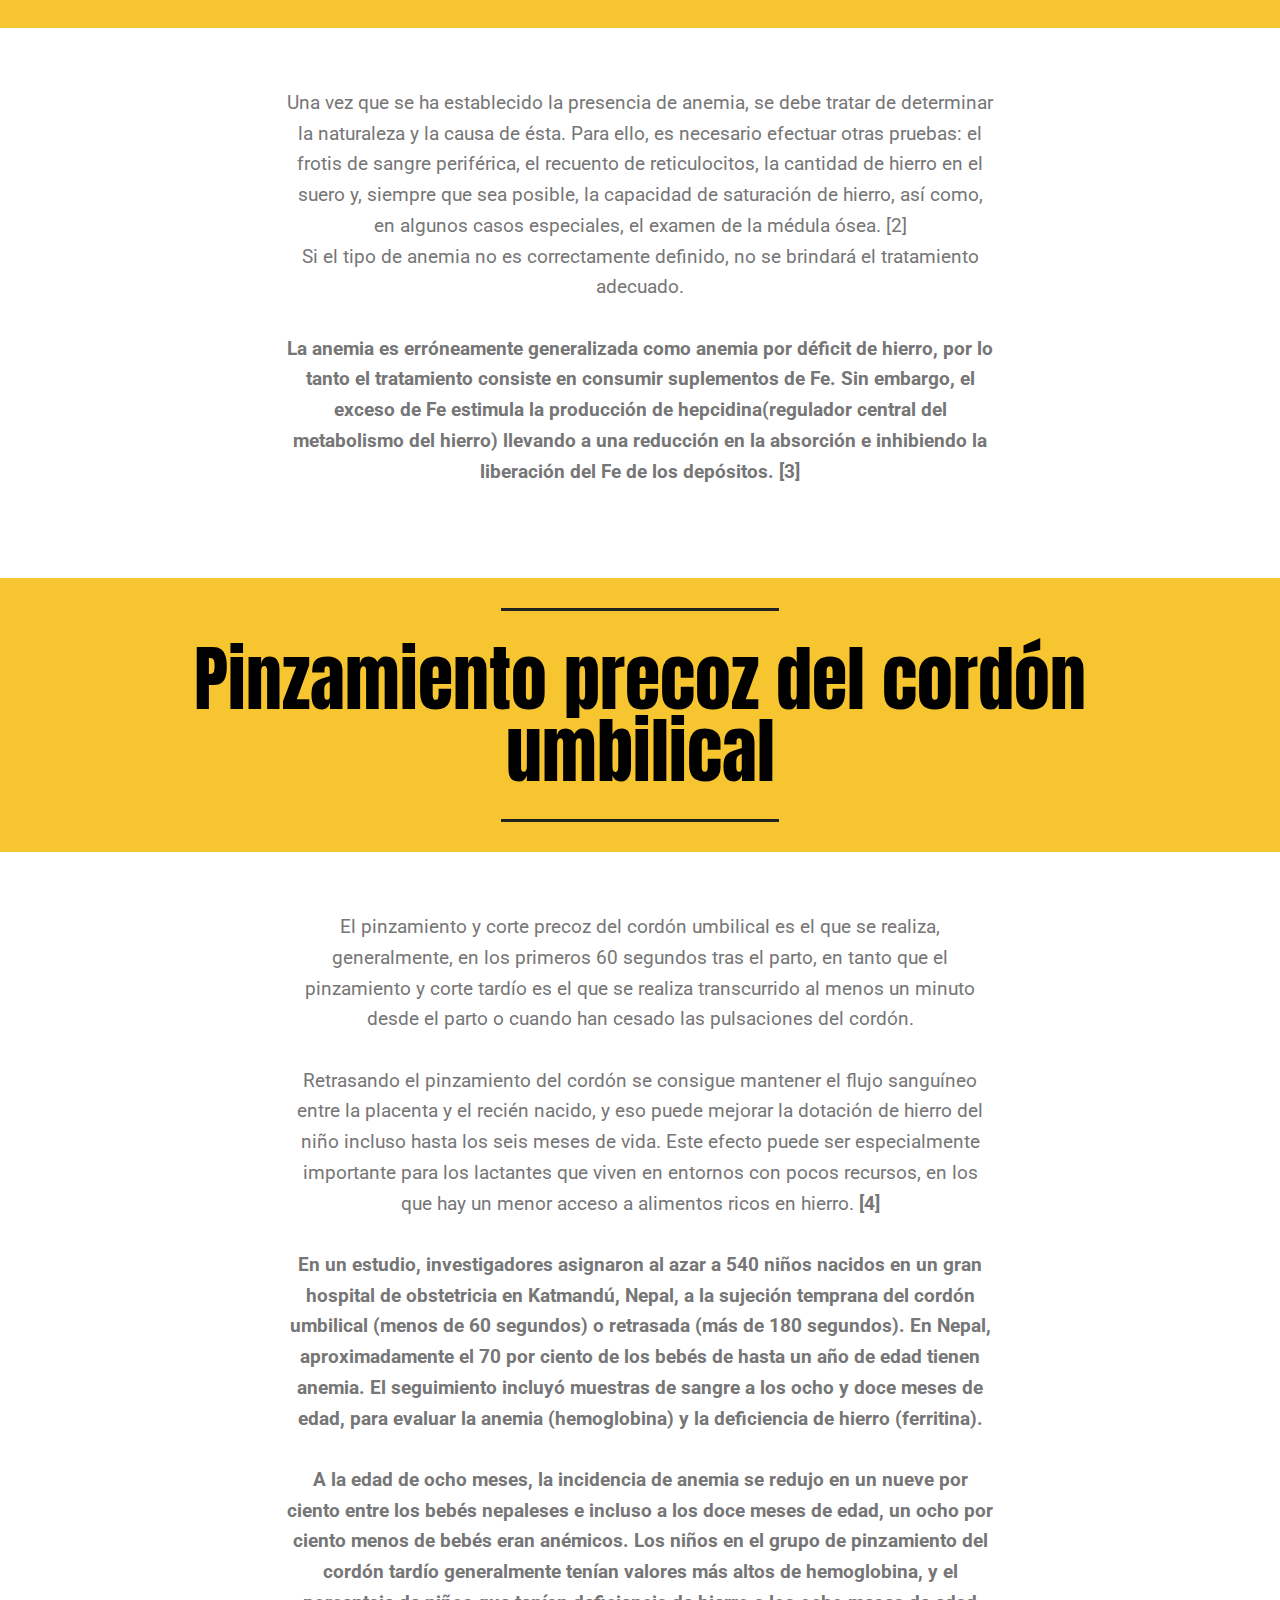
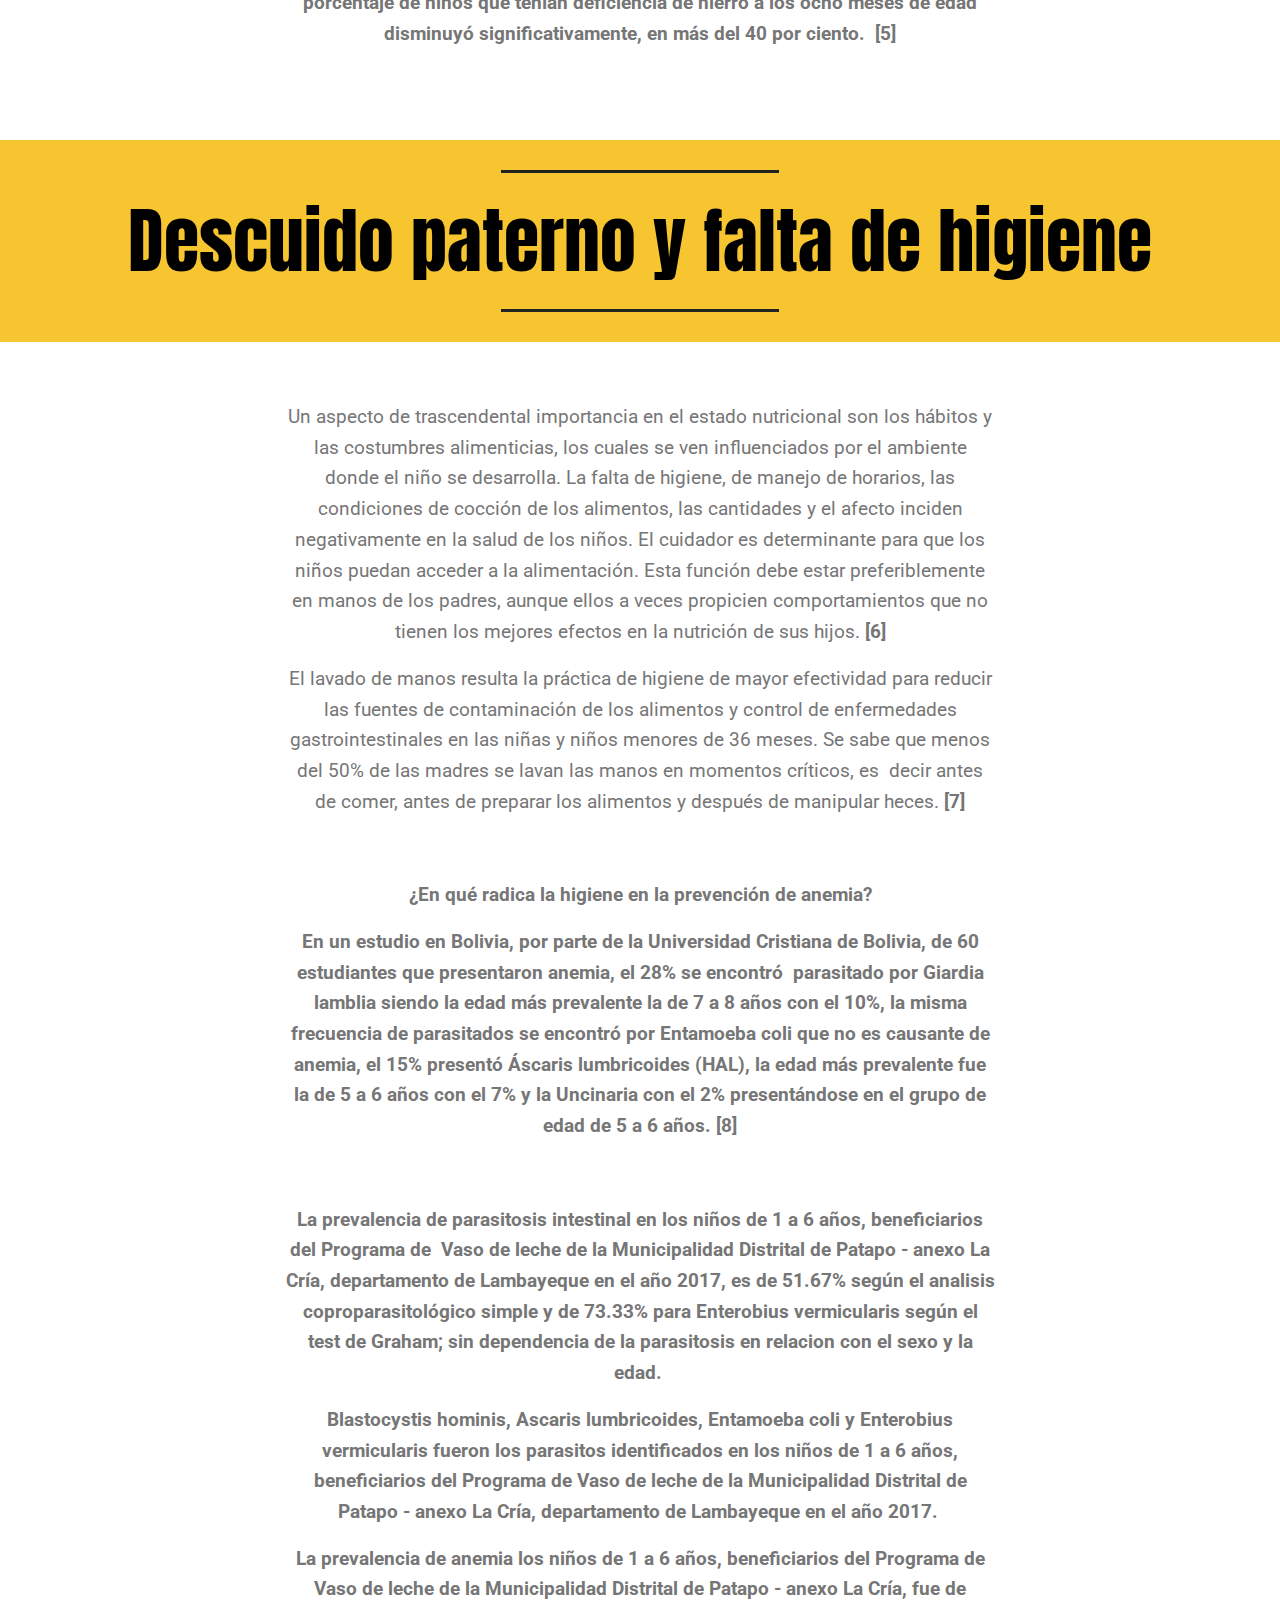
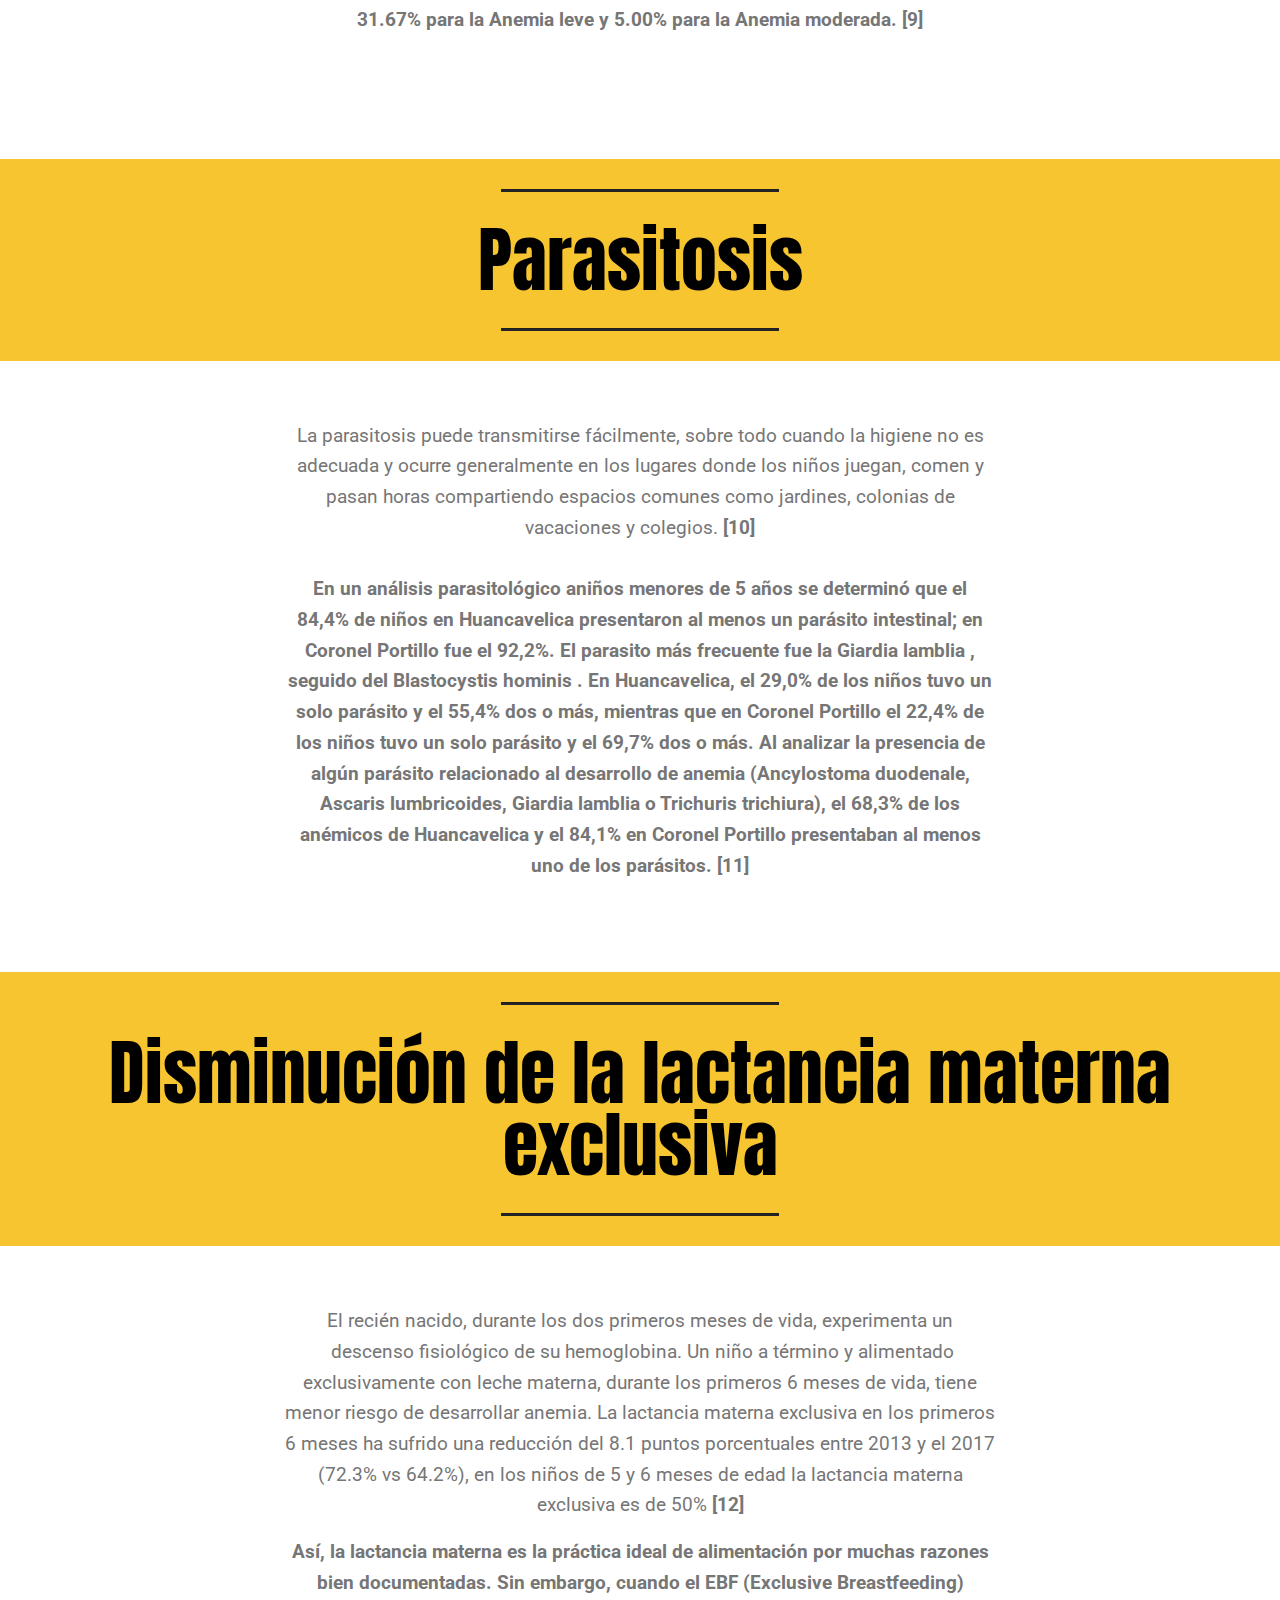
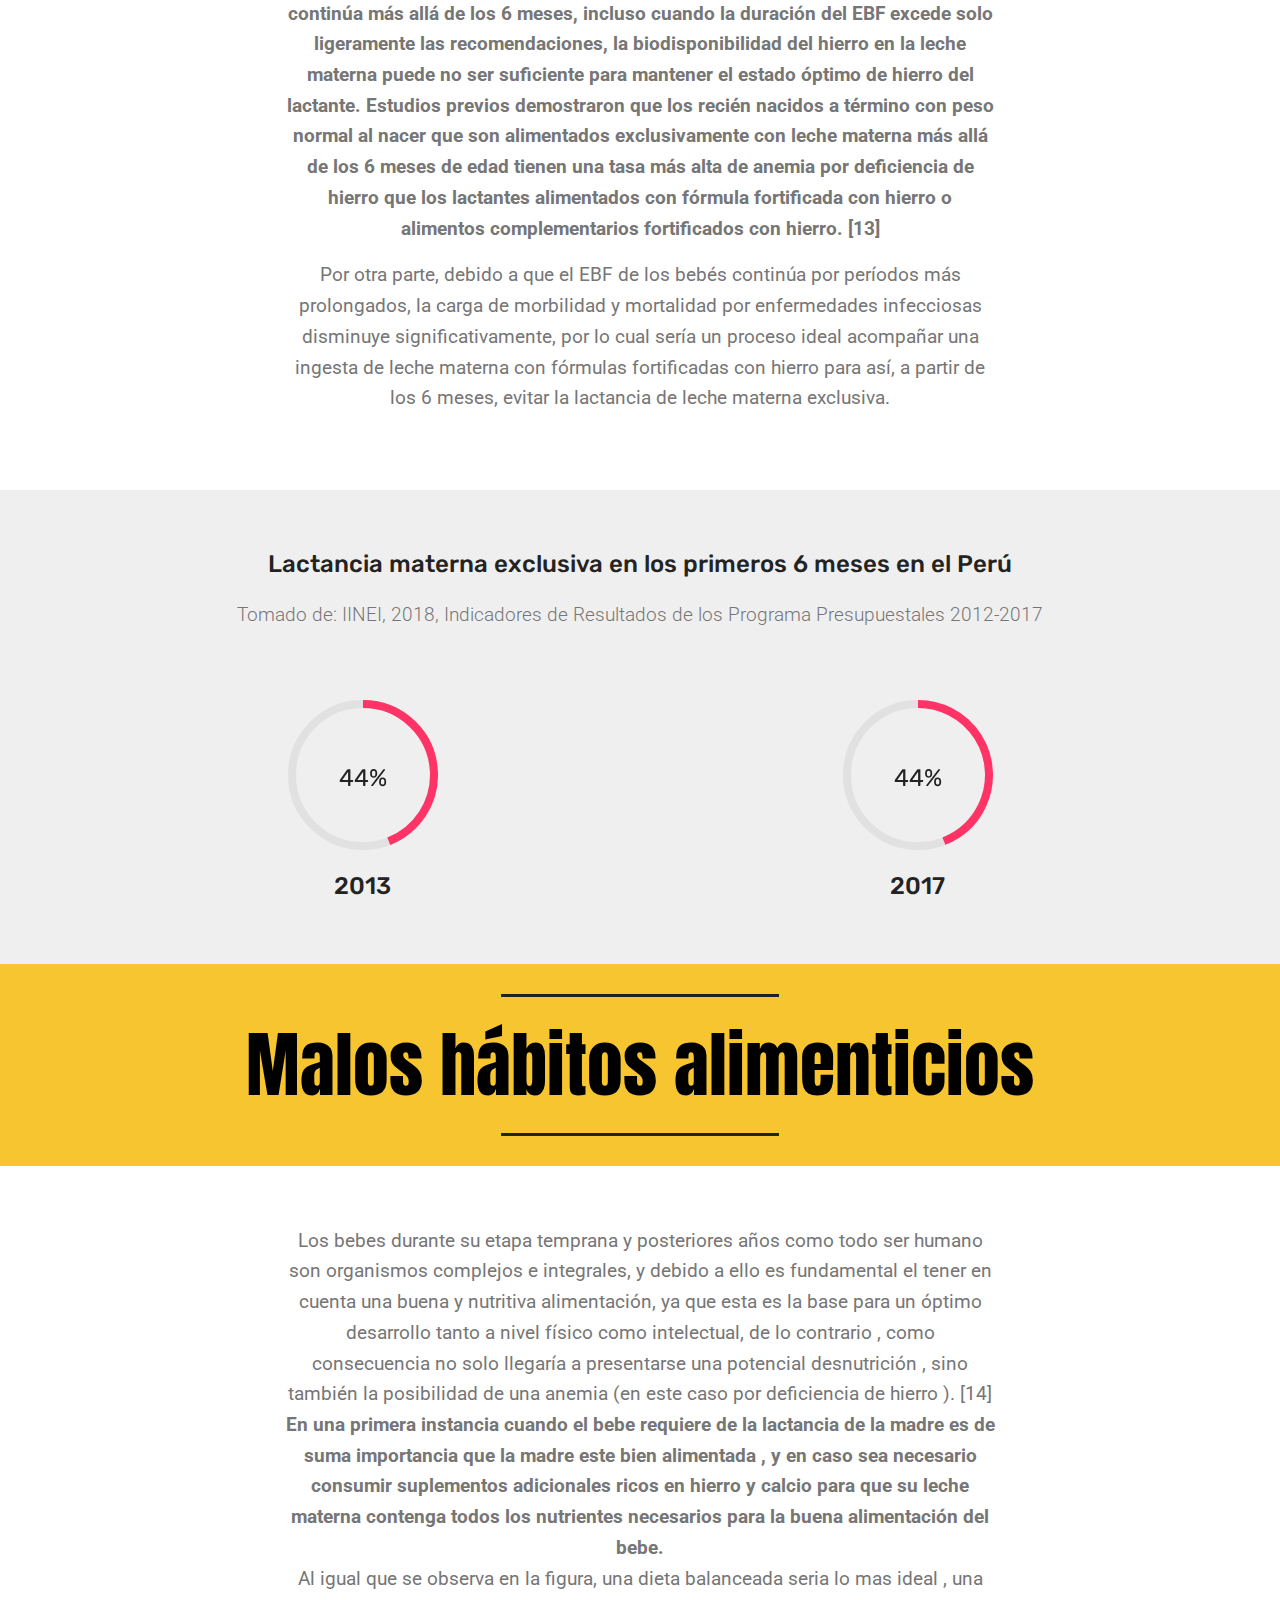
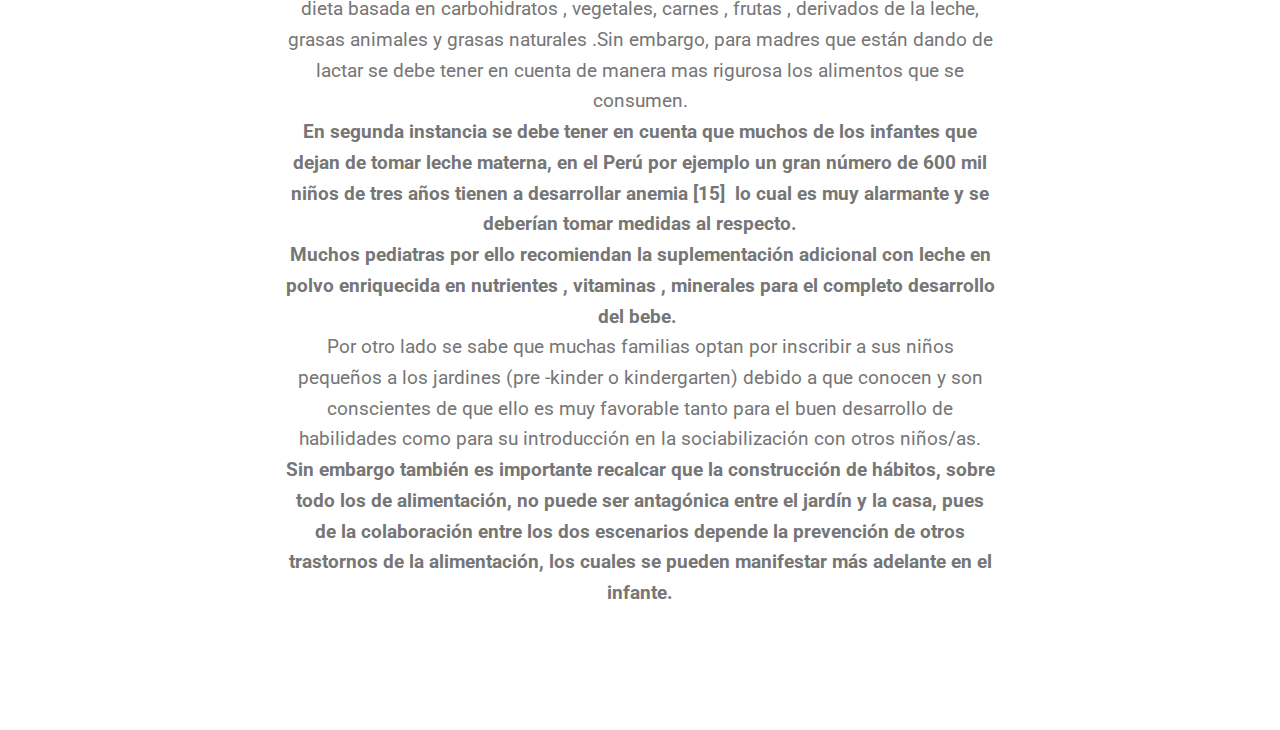
<file: page4.html>
<!DOCTYPE html>
<html >
<head>
  <!-- Site made with Mobirise Website Builder v4.8.3, https://mobirise.com -->
  <meta charset="UTF-8">
  <meta http-equiv="X-UA-Compatible" content="IE=edge">
  <meta name="generator" content="Mobirise v4.8.3, mobirise.com">
  <meta name="viewport" content="width=device-width, initial-scale=1, minimum-scale=1">
  <link rel="shortcut icon" href="assets/images/logo-96x96.png" type="image/x-icon">
  <meta name="description" content="Website Builder Description">
  <title>Causas</title>
  <link rel="stylesheet" href="assets/web/assets/mobirise-icons/mobirise-icons.css">
  <link rel="stylesheet" href="assets/tether/tether.min.css">
  <link rel="stylesheet" href="assets/bootstrap/css/bootstrap.min.css">
  <link rel="stylesheet" href="assets/bootstrap/css/bootstrap-grid.min.css">
  <link rel="stylesheet" href="assets/bootstrap/css/bootstrap-reboot.min.css">
  <link rel="stylesheet" href="assets/dropdown/css/style.css">
  <link rel="stylesheet" href="assets/as-pie-progress/css/progress.min.css">
  <link rel="stylesheet" href="assets/theme/css/style.css">
  <link rel="stylesheet" href="assets/mobirise/css/mbr-additional.css" type="text/css">
  
  
  
</head>
<body>
  <section class="menu cid-qTkzRZLJNu" once="menu" id="menu1-45">

    

    <nav class="navbar navbar-expand beta-menu navbar-dropdown align-items-center navbar-fixed-top navbar-toggleable-sm">
        <button class="navbar-toggler navbar-toggler-right" type="button" data-toggle="collapse" data-target="#navbarSupportedContent" aria-controls="navbarSupportedContent" aria-expanded="false" aria-label="Toggle navigation">
            <div class="hamburger">
                <span></span>
                <span></span>
                <span></span>
                <span></span>
            </div>
        </button>
        <div class="menu-logo">
            <div class="navbar-brand">
                
                <span class="navbar-caption-wrap"><a class="navbar-caption text-black display-5" href="https://mobirise.com">Transforming health in Peru</a></span>
            </div>
        </div>
        <div class="collapse navbar-collapse" id="navbarSupportedContent">
            <ul class="navbar-nav nav-dropdown" data-app-modern-menu="true"><li class="nav-item">
                    <a class="nav-link link text-white display-4" href="https://mobirise.com">
                        </a>
                </li></ul>
            <div class="navbar-buttons mbr-section-btn"><a class="btn btn-sm btn-black display-4" href="page1.html">Main page</a></div>
        </div>
    </nav>
</section>

<section class="engine"><a href="https://mobiri.se/d">free web maker</a></section><section class="cid-r7gxlqnRrC mbr-fullscreen" id="header2-46">

    

    

    <div class="container align-center">
        <div class="row justify-content-md-center">
            <div class="mbr-white col-md-10">
                <h1 class="mbr-section-title mbr-bold pb-3 mbr-fonts-style display-1">Segundo Entregable</h1>
                
                <p class="mbr-text pb-3 mbr-fonts-style display-5">
                    Causas de la anemia</p>
                
            </div>
        </div>
    </div>
    <div class="mbr-arrow hidden-sm-down" aria-hidden="true">
        <a href="#next">
            <i class="mbri-down mbr-iconfont"></i>
        </a>
    </div>
</section>

<section class="mbr-section article content10 cid-r7gz31eVY3" id="content10-47">
    
     

    <div class="container">
        <div class="inner-container" style="width: 66%;">
            <hr class="line" style="width: 25%;">
            <div class="section-text align-center mbr-white mbr-fonts-style display-5">Existen múltiples causas de anemia, siendo la más frecuente la deficiencia de hierro, elemento fundamental sin el cual no se puede fabricar la hemoglobina. Cuando el médico establece que la causa de la anemia es el déficit de hierro tiene a su vez que investigar y establecer la razón de la disminución. Las causas pueden deberse a una baja ingesta de hierro (dietas vegetarianas estrictas), a una mala absorción en el tubo digestivo (enfermedad celiaca, resección de estómago o intestino), a un incremento de las necesidades de consumo (embarazo, infancia), a que se pierde en algún punto del organismo (sangrado menstrual, sangrado digestivo) o a la combinación de algunas de estas causas.[1]&nbsp;</div>
            <hr class="line" style="width: 25%;">
        </div>
    </div>
</section>

<section class="mbr-section article content9 cid-r7gztq5bmt" id="content9-48">
    
     

    <div class="container">
        <div class="inner-container" style="width: 100%;">
            <hr class="line" style="width: 25%;">
            <div class="section-text align-center mbr-fonts-style display-1">Mal Diagnóstico</div>
            <hr class="line" style="width: 25%;">
        </div>
        </div>
</section>

<section class="mbr-section article content1 cid-r7gAQ5UV5o" id="content1-49">
    
     

    <div class="container">
        <div class="media-container-row">
            <div class="mbr-text col-12 col-md-8 mbr-fonts-style display-7">Una vez que se ha establecido la presencia de anemia, se debe tratar de determinar la naturaleza y la causa de ésta. Para ello, es necesario efectuar otras pruebas: el frotis de sangre periférica, el recuento de reticulocitos, la cantidad de hierro en el suero y, siempre que sea posible, la capacidad de saturación de hierro, así como, en algunos casos especiales, el examen de la médula ósea. [2]
<div>Si el tipo de anemia no es correctamente definido, no se brindará el tratamiento adecuado. </div><div><strong> </strong></div><div><strong><br></strong></div><div><strong>La anemia es erróneamente generalizada como anemia por déficit de hierro, por lo tanto el tratamiento consiste en consumir suplementos de Fe. Sin embargo, el exceso de Fe estimula la producción de hepcidina(regulador central del metabolismo del hierro) llevando a una reducción en la absorción e inhibiendo la liberación del Fe de los depósitos. [3]
</strong></div><div><strong><br></strong></div></div>
        </div>
    </div>
</section>

<section class="mbr-section article content9 cid-r7gBmUDoAJ" id="content9-4a">
    
     

    <div class="container">
        <div class="inner-container" style="width: 100%;">
            <hr class="line" style="width: 25%;">
            <div class="section-text align-center mbr-fonts-style display-1">Pinzamiento precoz del cordón umbilical</div>
            <hr class="line" style="width: 25%;">
        </div>
        </div>
</section>

<section class="mbr-section article content1 cid-r7gCEhxZBs" id="content1-4b">
    
     

    <div class="container">
        <div class="media-container-row">
            <div class="mbr-text col-12 col-md-8 mbr-fonts-style display-7">El pinzamiento y corte precoz del cordón umbilical es el que se realiza, generalmente, en los primeros 60 segundos tras el parto, en tanto que el pinzamiento y corte tardío es el que se realiza transcurrido al menos un minuto desde el parto o cuando han cesado las pulsaciones del cordón.
<div><br></div><div>Retrasando el pinzamiento del cordón se consigue mantener el flujo sanguíneo entre la placenta y el recién nacido, y eso puede mejorar la dotación de hierro del niño incluso hasta los seis meses de vida. Este efecto puede ser especialmente importante para los lactantes que viven en entornos con pocos recursos, en los que hay un menor acceso a alimentos ricos en hierro. 
<strong>[4]</strong></div><div><strong><br></strong></div><div><strong>En un estudio, investigadores asignaron al azar a 540 niños nacidos en un gran hospital de obstetricia en Katmandú, Nepal, a la sujeción temprana del cordón umbilical (menos de 60 segundos) o retrasada (más de 180 segundos). En Nepal, aproximadamente el 70 por ciento de los bebés de hasta un año de edad tienen anemia. El seguimiento incluyó muestras de sangre a los ocho y doce meses de edad, para evaluar la anemia (hemoglobina) y la deficiencia de hierro (ferritina).</strong></div><div><strong><br></strong></div><div><strong>A la edad de ocho meses, la incidencia de anemia se redujo en un nueve por ciento entre los bebés nepaleses e incluso a los doce meses de edad, un ocho por ciento menos de bebés eran anémicos. Los niños en el grupo de pinzamiento del cordón tardío generalmente tenían valores más altos de hemoglobina, y el porcentaje de niños que tenían deficiencia de hierro a los ocho meses de edad disminuyó significativamente, en más del 40 por ciento. &nbsp;[5]</strong></div><div><strong><br></strong></div></div>
        </div>
    </div>
</section>

<section class="mbr-section article content9 cid-r7gDa088Kl" id="content9-4c">
    
     

    <div class="container">
        <div class="inner-container" style="width: 100%;">
            <hr class="line" style="width: 25%;">
            <div class="section-text align-center mbr-fonts-style display-1">Descuido paterno y falta de higiene</div>
            <hr class="line" style="width: 25%;">
        </div>
        </div>
</section>

<section class="mbr-section article content1 cid-r7gDn0woLA" id="content1-4d">
    
     

    <div class="container">
        <div class="media-container-row">
            <div class="mbr-text col-12 col-md-8 mbr-fonts-style display-7"><p>Un aspecto de trascendental importancia en el estado nutricional son los hábitos y las costumbres alimenticias, los cuales se ven influenciados por el ambiente donde el niño se desarrolla. La falta de higiene, de manejo de horarios, las condiciones de cocción de los alimentos, las cantidades y el afecto inciden negativamente en la salud de los niños. El cuidador es determinante para que los niños puedan acceder a la alimentación. Esta función debe estar preferiblemente en manos de los padres, aunque ellos a veces propicien comportamientos que no tienen los mejores efectos en la nutrición de sus hijos. <strong>[6]</strong></p><p><span style="font-size: 1.2rem;">El lavado de manos resulta la práctica de 
</span><span style="font-size: 1.2rem;">higiene de mayor efectividad para reducir las fuentes de contaminación de los alimentos </span><span style="font-size: 1.2rem;">y control de enfermedades gastrointestinales en las niñas y niños menores de 36 meses. Se sabe que menos del 50% de las madres se lavan las manos en momentos críticos, es
&nbsp;</span><span style="font-size: 1.2rem;">decir antes de comer, antes de preparar los alimentos y después de manipular heces.</span><strong> [7]</strong><br></p><p><strong><br></strong></p><p><strong>¿En qué radica la higiene en la prevención de anemia?</strong></p><p><strong>En un estudio en Bolivia, por parte de la Universidad Cristiana de Bolivia, de 60 estudiantes que presentaron anemia, el 28% se encontró
&nbsp;</strong><strong>parasitado por Giardia lamblia siendo la edad más prevalente </strong><strong>la de 7 a 8 años con el 10%, la misma frecuencia de&nbsp;</strong><strong>parasitados se encontró por Entamoeba coli que no es causante&nbsp;</strong><strong>de anemia, el 15% presentó Áscaris lumbricoides (HAL), la&nbsp;</strong><strong>edad más prevalente fue la de 5 a 6 años con el 7% y la Uncinaria&nbsp;</strong><strong>con el 2% presentándose en el grupo de edad de 5 a 6 años. [8]</strong><br></p><p><strong><br></strong></p><p><strong>La prevalencia de parasitosis intestinal en los niños de 1 a 6 años, beneficiarios del Programa de
&nbsp;</strong><strong>Vaso de leche de la Municipalidad Distrital de Patapo - anexo La Cría, departamento de </strong><strong>Lambayeque en el año 2017, es de 51.67% según el analisis coproparasitológico simple y de </strong><strong>73.33% para Enterobius vermicularis según el test de Graham; sin dependencia de la&nbsp;</strong><strong>parasitosis en relacion con el sexo y la edad.&nbsp;</strong></p><p><strong>Blastocystis hominis, Ascaris lumbricoides, Entamoeba coli y Enterobius vermicularis&nbsp;</strong><strong>fueron los parasitos identificados en los niños de 1 a 6 años, beneficiarios del Programa de&nbsp;</strong><strong>Vaso de leche de la Municipalidad Distrital de Patapo - anexo La Cría, departamento de&nbsp;</strong><strong>Lambayeque en el año 2017.&nbsp;</strong></p><p><strong>La prevalencia de anemia los niños de 1 a 6 años, beneficiarios del Programa de Vaso de leche </strong><strong>de la Municipalidad Distrital de Patapo - anexo La Cría, fue de 31.67% para la Anemia leve y&nbsp;</strong><strong>5.00% para la Anemia moderada. [9]</strong></p><p><strong><br></strong></p></div>
        </div>
    </div>
</section>

<section class="mbr-section article content9 cid-r7moXtXdoP" id="content9-58">
    
     

    <div class="container">
        <div class="inner-container" style="width: 100%;">
            <hr class="line" style="width: 25%;">
            <div class="section-text align-center mbr-fonts-style display-1">Parasitosis</div>
            <hr class="line" style="width: 25%;">
        </div>
        </div>
</section>

<section class="mbr-section article content1 cid-r7mpaduKCl" id="content1-59">
    
     

    <div class="container">
        <div class="media-container-row">
            <div class="mbr-text col-12 col-md-8 mbr-fonts-style display-7">La parasitosis  puede transmitirse fácilmente, sobre todo cuando la higiene no es adecuada y ocurre generalmente en los lugares donde los niños juegan, comen y pasan horas compartiendo espacios comunes como jardines, colonias de vacaciones y colegios. <strong>[10]
</strong><div><strong><br></strong></div><div><strong>En un análisis parasitológico aniños menores de 5 años se determinó que el 84,4% de niños en Huancavelica presentaron al menos un parásito intestinal; en Coronel Portillo fue el 92,2%. El parasito más frecuente fue la Giardia lamblia , seguido del Blastocystis hominis . En Huancavelica, el 29,0% de los niños tuvo un solo parásito y el 55,4% dos o más, mientras que en Coronel Portillo el 22,4% de los niños tuvo un solo parásito y el 69,7% dos o más. Al analizar la presencia de algún parásito relacionado al desarrollo de anemia (Ancylostoma duodenale, Ascaris lumbricoides, Giardia lamblia o Trichuris trichiura), el 68,3% de los anémicos de Huancavelica y el 84,1% en Coronel Portillo presentaban al menos uno de los parásitos. [11]
</strong></div><div><strong>
</strong></div><div><strong><br></strong></div></div>
        </div>
    </div>
</section>

<section class="mbr-section article content9 cid-r7lA2kB8jI" id="content9-52">
    
     

    <div class="container">
        <div class="inner-container" style="width: 100%;">
            <hr class="line" style="width: 25%;">
            <div class="section-text align-center mbr-fonts-style display-1">Disminución de la lactancia materna exclusiva</div>
            <hr class="line" style="width: 25%;">
        </div>
        </div>
</section>

<section class="mbr-section article content1 cid-r7lAcgrAch" id="content1-53">
    
     

    <div class="container">
        <div class="media-container-row">
            <div class="mbr-text col-12 col-md-8 mbr-fonts-style display-7"><p>El recién nacido, durante los dos primeros meses de vida, experimenta un
&nbsp;<span style="font-size: 1.2rem;">descenso fisiológico de su hemoglobina. Un niño a término y alimentado exclusivamente </span><span style="font-size: 1.2rem;">con leche materna, durante los primeros 6 meses de vida, tiene menor riesgo de&nbsp;</span><span style="font-size: 1.2rem;">desarrollar anemia. La lactancia materna exclusiva en los primeros 6 meses ha sufrido&nbsp;</span><span style="font-size: 1.2rem;">una reducción del 8.1 puntos porcentuales entre 2013 y el 2017 (72.3% vs 64.2%), en&nbsp;</span><span style="font-size: 1.2rem;">los niños de 5 y 6 meses de edad la lactancia materna exclusiva es de 50% <strong>[12]</strong></span></p><p><strong>Así, la lactancia materna es la práctica ideal de alimentación por muchas razones bien documentadas. Sin embargo, cuando el EBF (Exclusive Breastfeeding) continúa más allá de los 6 meses, incluso cuando la duración del EBF excede solo ligeramente las recomendaciones, la biodisponibilidad del hierro en la leche materna puede no ser suficiente para mantener el estado óptimo de hierro del lactante. Estudios previos demostraron que los recién nacidos a término con peso normal al nacer que son alimentados exclusivamente con leche materna más allá de los 6 meses de edad tienen una tasa más alta de anemia por deficiencia de hierro que los lactantes alimentados con fórmula fortificada con hierro o alimentos complementarios fortificados con hierro. [13]</strong></p><p><span style="font-size: 1.2rem;">Por otra parte, debido a que el EBF de los bebés continúa por períodos más prolongados, la carga de morbilidad y mortalidad por enfermedades infecciosas disminuye significativamente, por lo cual sería un proceso ideal acompañar una ingesta de leche materna con fórmulas fortificadas con hierro para así, a partir de los 6 meses, evitar la lactancia de leche materna exclusiva.</span></p></div>
        </div>
    </div>
</section>

<section class="progress-bars3 cid-r7m0Kgl3q4" id="progress-bars3-55">
 
     

    
    
    <div class="container">
        <h2 class="mbr-section-title pb-3 align-center mbr-fonts-style display-5">
            Lactancia materna exclusiva en los primeros 6 meses en el Perú</h2>

        <h3 class="mbr-section-subtitle mbr-fonts-style display-7">
            Tomado de: IINEI, 2018, Indicadores de Resultados de los Programa Presupuestales 2012-2017</h3>
    
        <div class="media-container-row pt-5 mt-2">
            <div class="card p-3 align-center">
                <div class="wrap">
                    <div class="pie_progress progress1" role="progressbar" data-goal="73">
                        <p class="pie_progress__number mbr-fonts-style display-5">72.3%</p>
                    </div>
                </div> 
                <div class="mbr-crt-title pt-3">
                    <h4 class="card-title py-2 mbr-fonts-style display-5">
                        2013</h4>
                </div>                 
            </div>

            <div class="card p-3 align-center">
                <div class="wrap">
                    <div class="pie_progress progress2" role="progressbar" data-goal="64">
                        <p class="pie_progress__number mbr-fonts-style display-5">64.2%</p>
                    </div>
                </div> 
                <div class="mbr-crt-title pt-3">
                    <h4 class="card-title py-2 mbr-fonts-style display-5">
                        2017</h4>
                </div>                 
            </div>

            

            

            

            
        </div>
</div></section>

<section class="mbr-section article content9 cid-r7mKfsTs25" id="content9-5h">
    
     

    <div class="container">
        <div class="inner-container" style="width: 100%;">
            <hr class="line" style="width: 25%;">
            <div class="section-text align-center mbr-fonts-style display-1">Malos hábitos alimenticios</div>
            <hr class="line" style="width: 25%;">
        </div>
        </div>
</section>

<section class="mbr-section article content1 cid-r7mKmrqlUU" id="content1-5i">
    
     

    <div class="container">
        <div class="media-container-row">
            <div class="mbr-text col-12 col-md-8 mbr-fonts-style display-7">Los bebes durante su etapa temprana y posteriores años  como todo ser humano son  organismos complejos e integrales, y debido a ello es fundamental el  tener en cuenta una buena y nutritiva alimentación, ya que esta es la base para un óptimo desarrollo tanto a nivel físico como intelectual, de lo contrario , como consecuencia no solo llegaría a presentarse una potencial  desnutrición , sino  también la posibilidad de una anemia (en este caso por deficiencia de hierro ). [14]<strong>
</strong><div><strong>
</strong></div><div><strong>En una primera instancia cuando el bebe requiere de la lactancia de la madre es de suma importancia que la madre este bien alimentada , y en caso sea necesario consumir suplementos adicionales ricos en hierro y calcio para que su leche materna contenga todos los nutrientes necesarios para la buena alimentación del bebe.
</strong></div><div>Al igual que se observa en la figura, una dieta balanceada seria lo mas ideal , una dieta basada en carbohidratos , vegetales, carnes , frutas , derivados de la leche, grasas animales  y grasas naturales .Sin embargo, para madres que están dando de lactar  se debe tener en cuenta de manera mas rigurosa los alimentos que se consumen.
</div><div><strong>
</strong></div><div><strong>En segunda instancia se debe tener en cuenta que muchos de los infantes que  dejan de tomar leche materna, en el Perú por ejemplo un gran número de  600 mil niños de tres años tienen a desarrollar anemia [15] &nbsp;lo cual es muy alarmante y se deberían tomar medidas al respecto.
</strong></div><div><strong>Muchos pediatras por ello recomiendan la suplementación adicional con leche en polvo enriquecida en nutrientes , vitaminas , minerales para el completo desarrollo del bebe.&nbsp;
</strong></div><div><strong>
</strong></div><div>Por otro lado se sabe que muchas familias optan por inscribir a sus niños pequeños a los jardines (pre -kinder o kindergarten)  debido a que conocen y son conscientes de que ello es muy favorable tanto para el buen desarrollo de habilidades como para su introducción en la sociabilización con otros niños/as.
</div><div><strong>
</strong></div><div><strong>Sin embargo también es  importante recalcar que la construcción de hábitos, sobre todo los de alimentación, no puede ser antagónica entre el jardín y la casa, pues de la colaboración entre los dos escenarios depende la prevención de otros trastornos de la alimentación, los cuales se pueden manifestar más adelante en el infante.
</strong></div><div><strong><br></strong><div><strong><br></strong></div></div></div>
        </div>
    </div>
</section>


  <script src="assets/web/assets/jquery/jquery.min.js"></script>
  <script src="assets/popper/popper.min.js"></script>
  <script src="assets/tether/tether.min.js"></script>
  <script src="assets/bootstrap/js/bootstrap.min.js"></script>
  <script src="assets/smoothscroll/smooth-scroll.js"></script>
  <script src="assets/dropdown/js/script.min.js"></script>
  <script src="assets/touchswipe/jquery.touch-swipe.min.js"></script>
  <script src="assets/as-pie-progress/jquery-as-pie-progress.min.js"></script>
  <script src="assets/theme/js/script.js"></script>
  
  
</body>
</html>
</file>
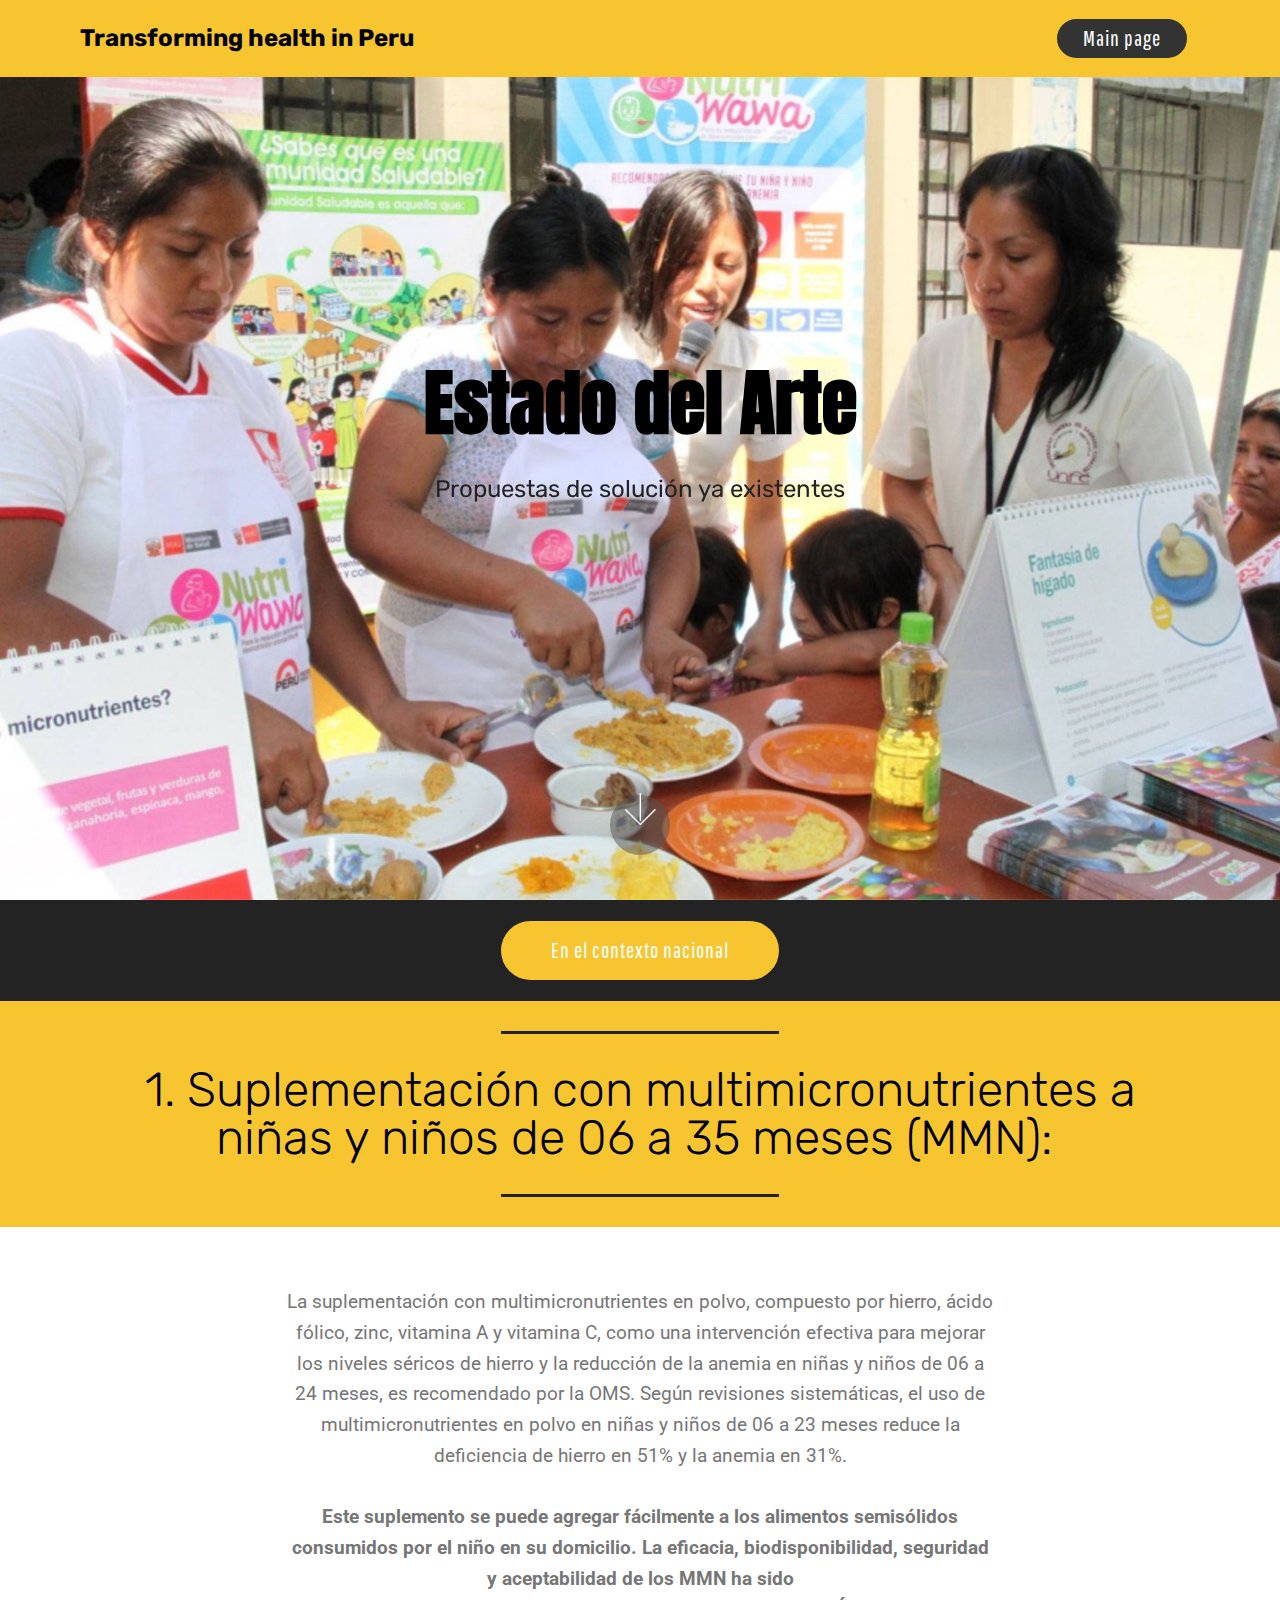
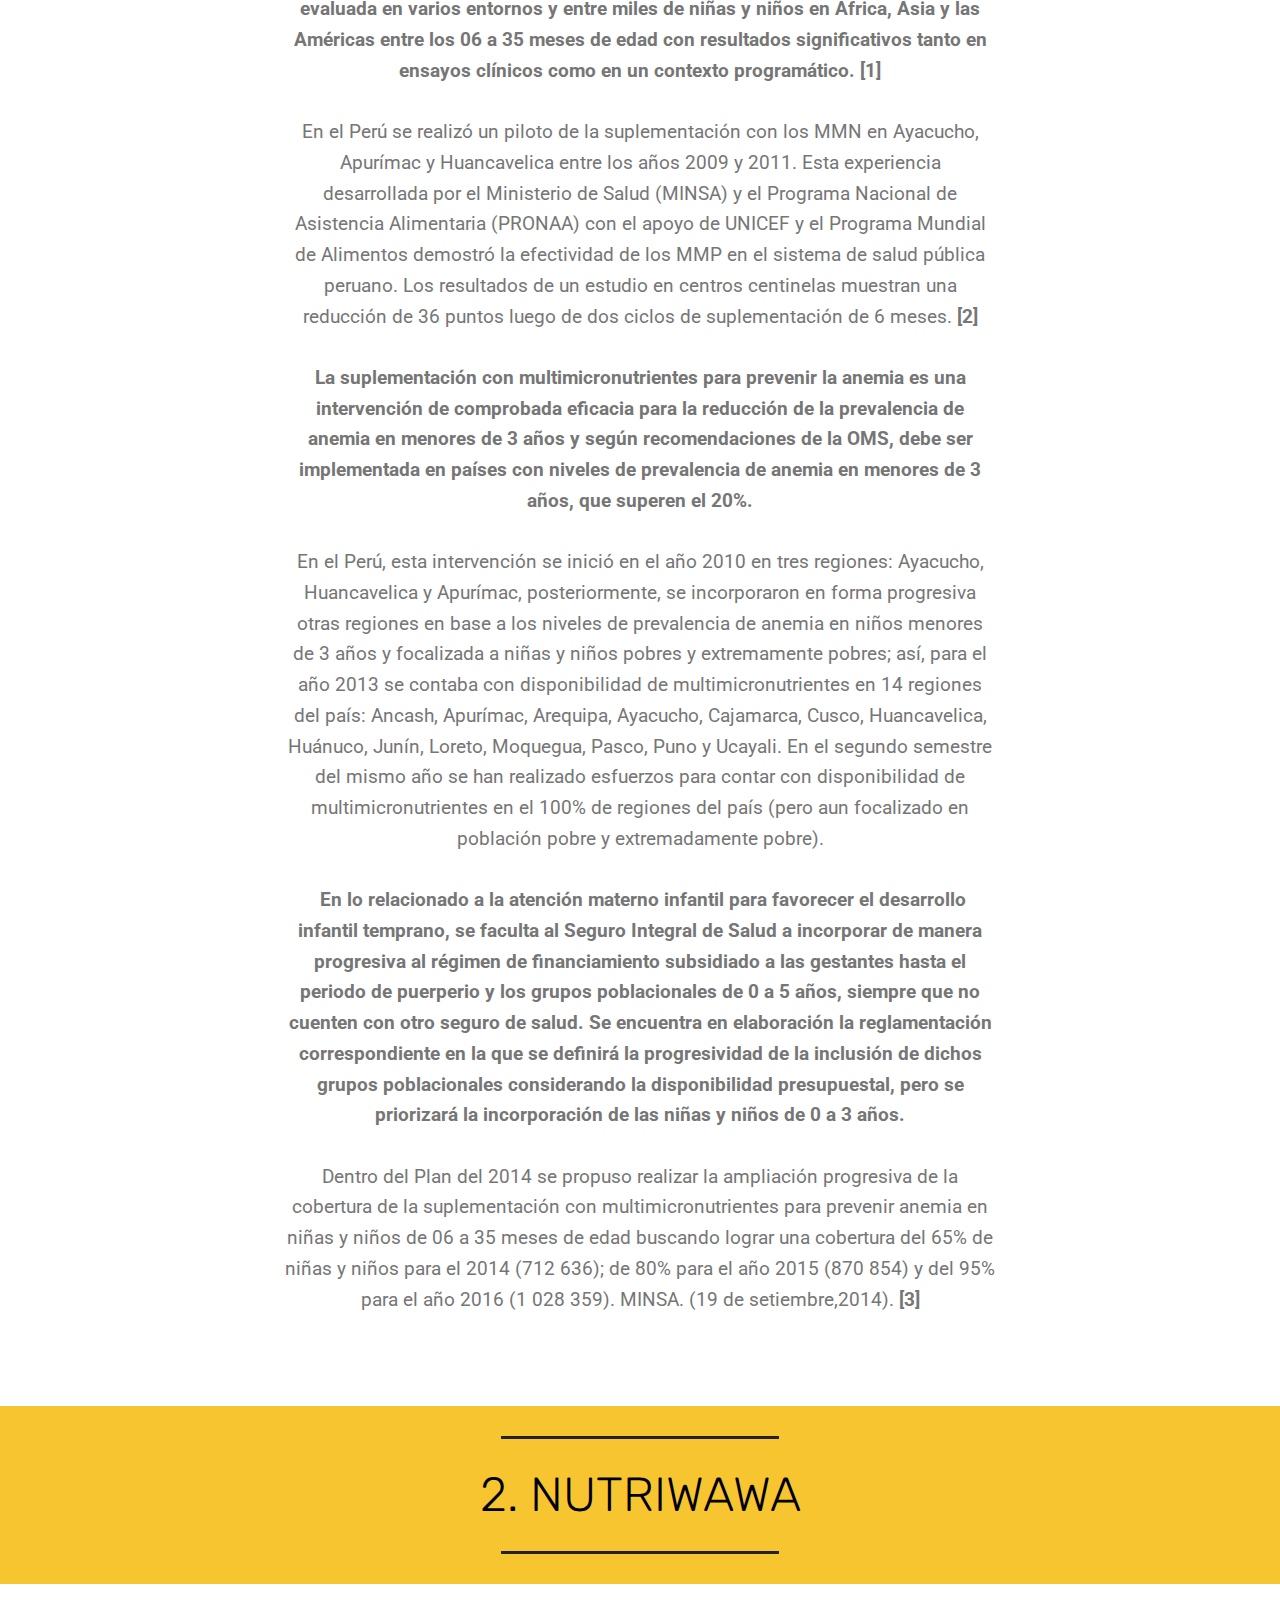
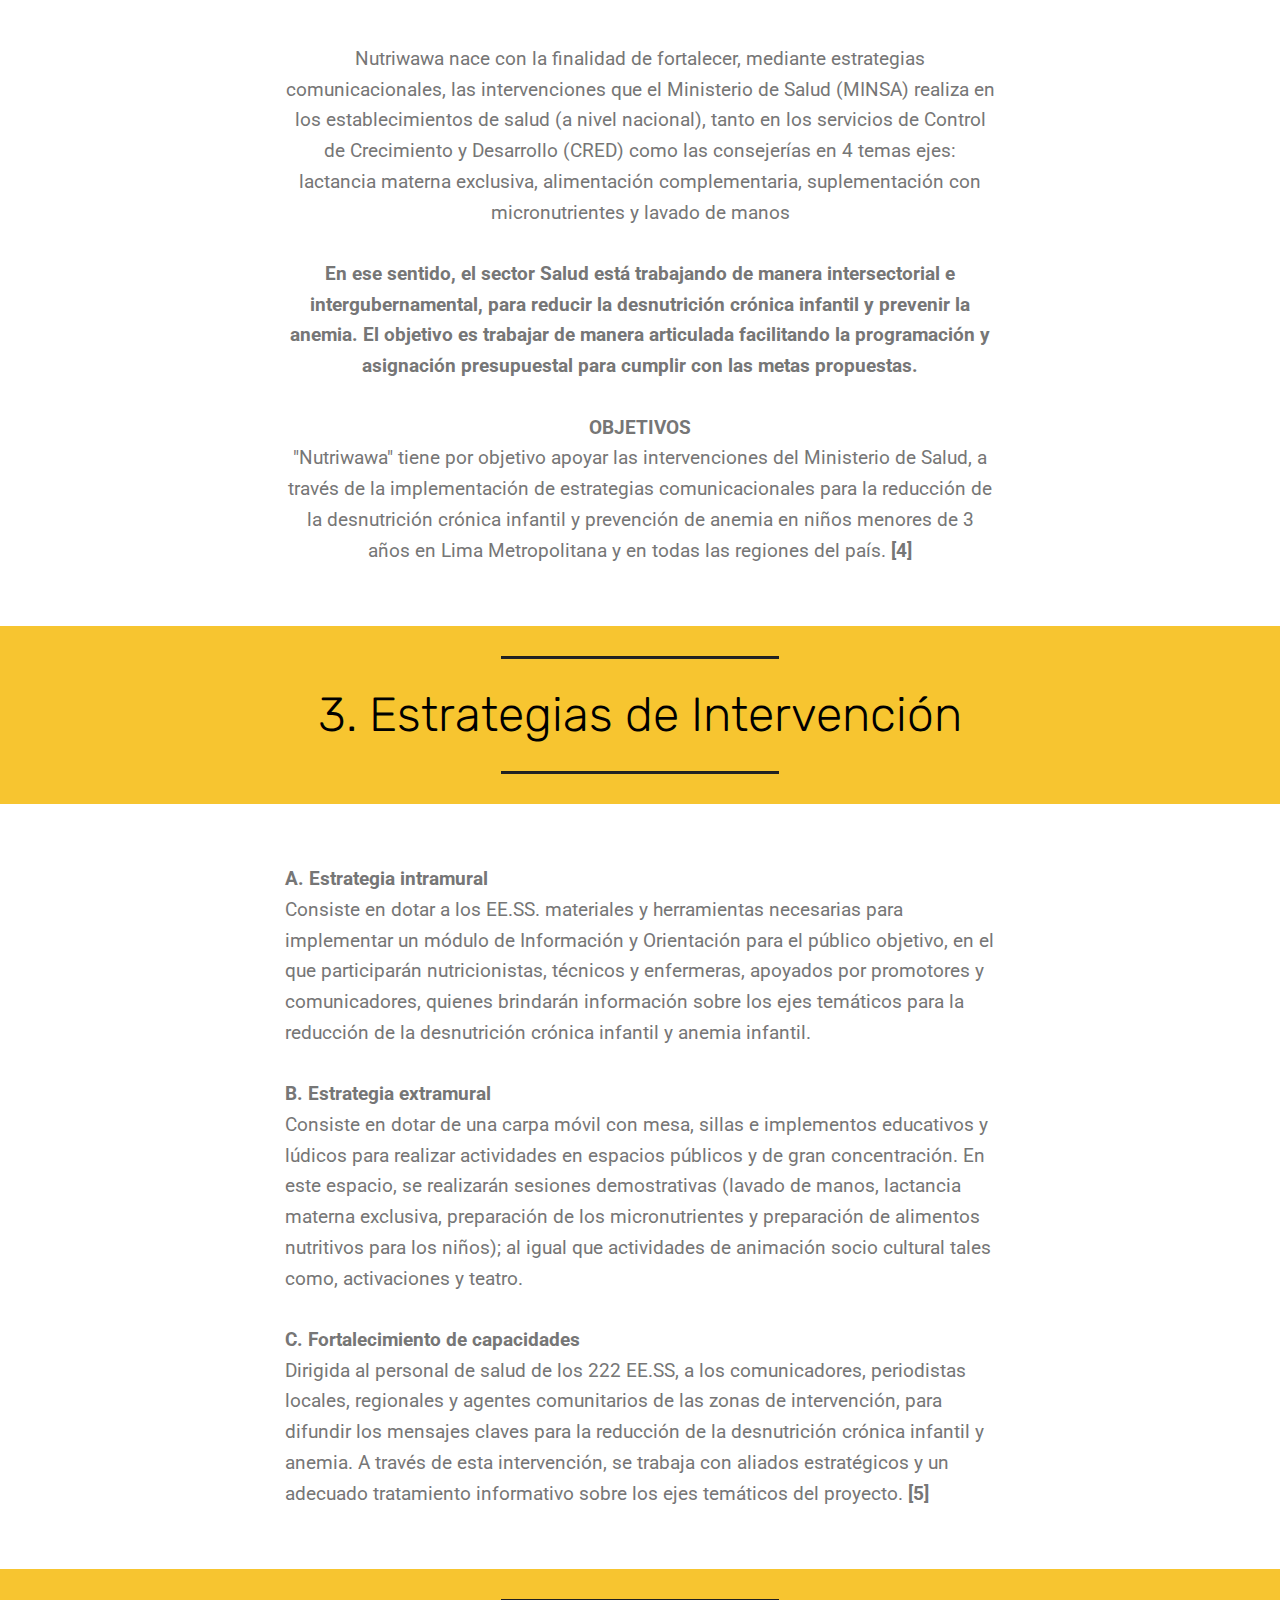
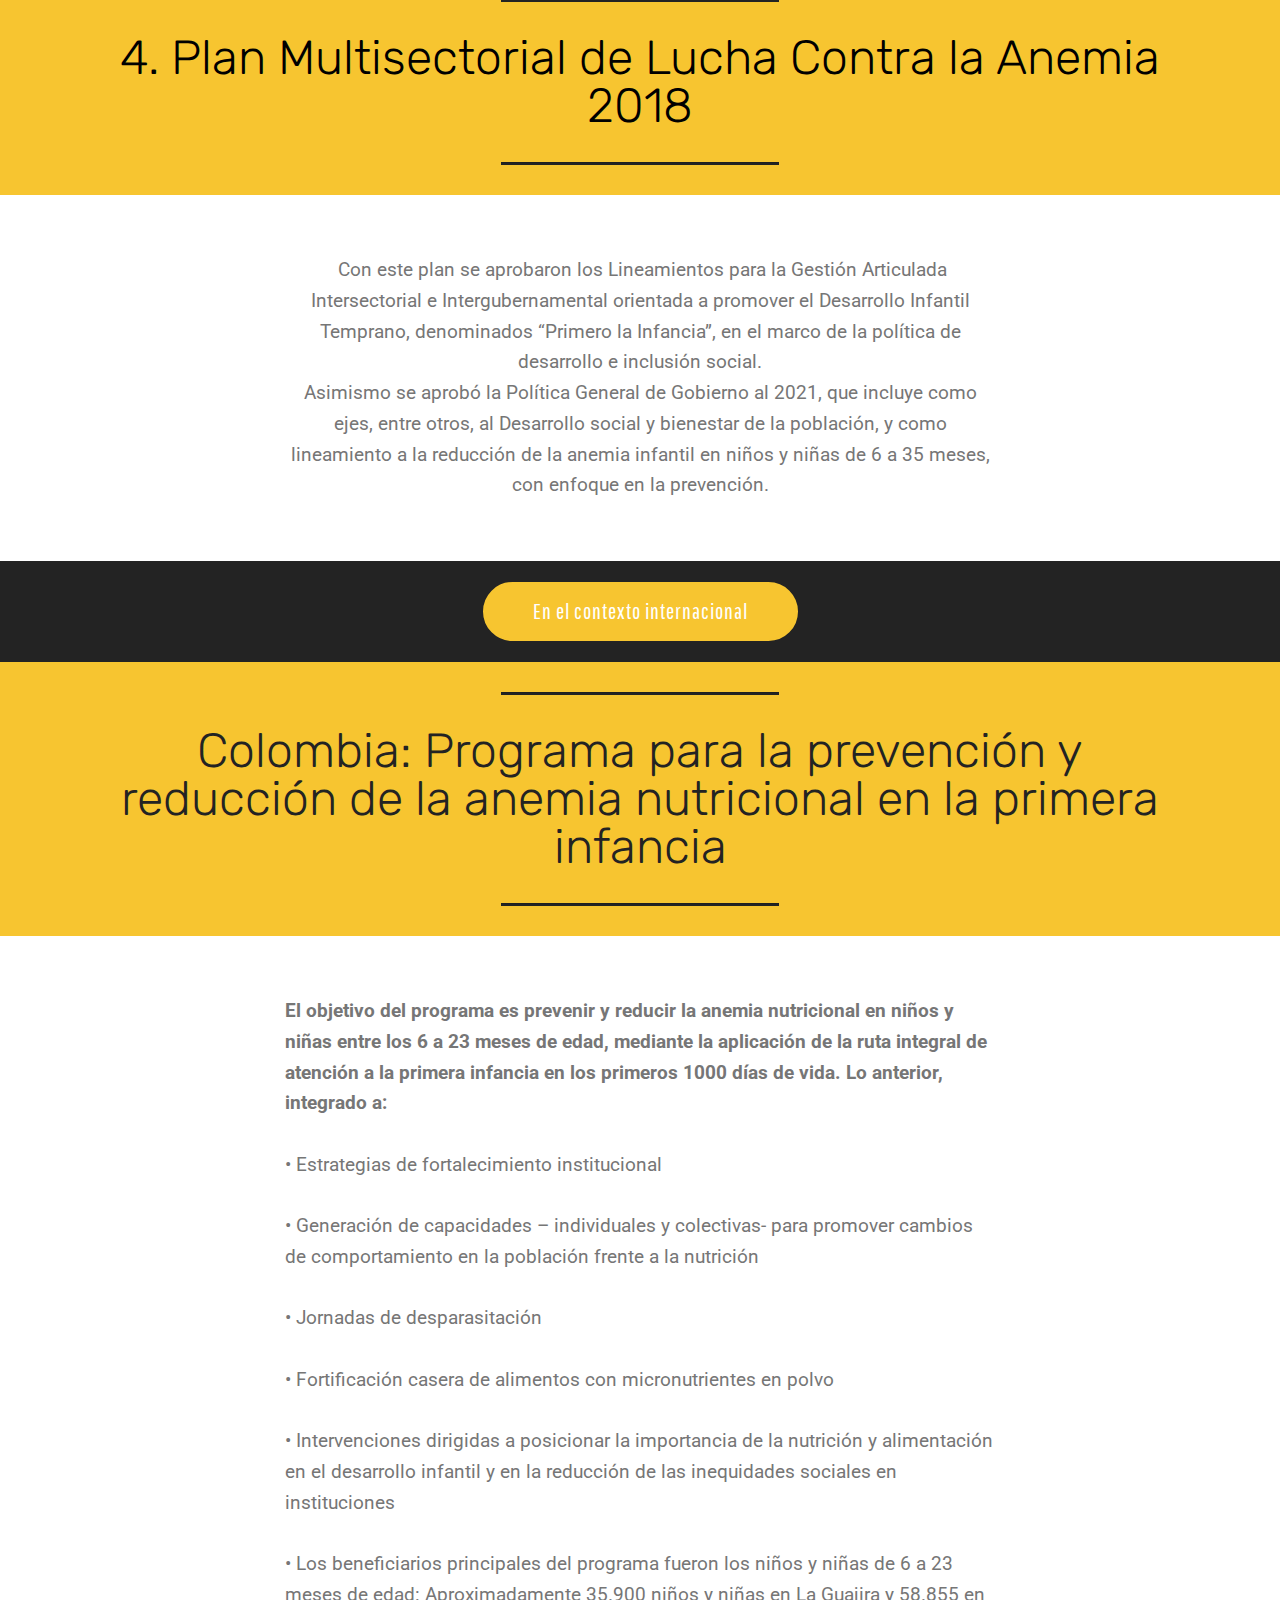
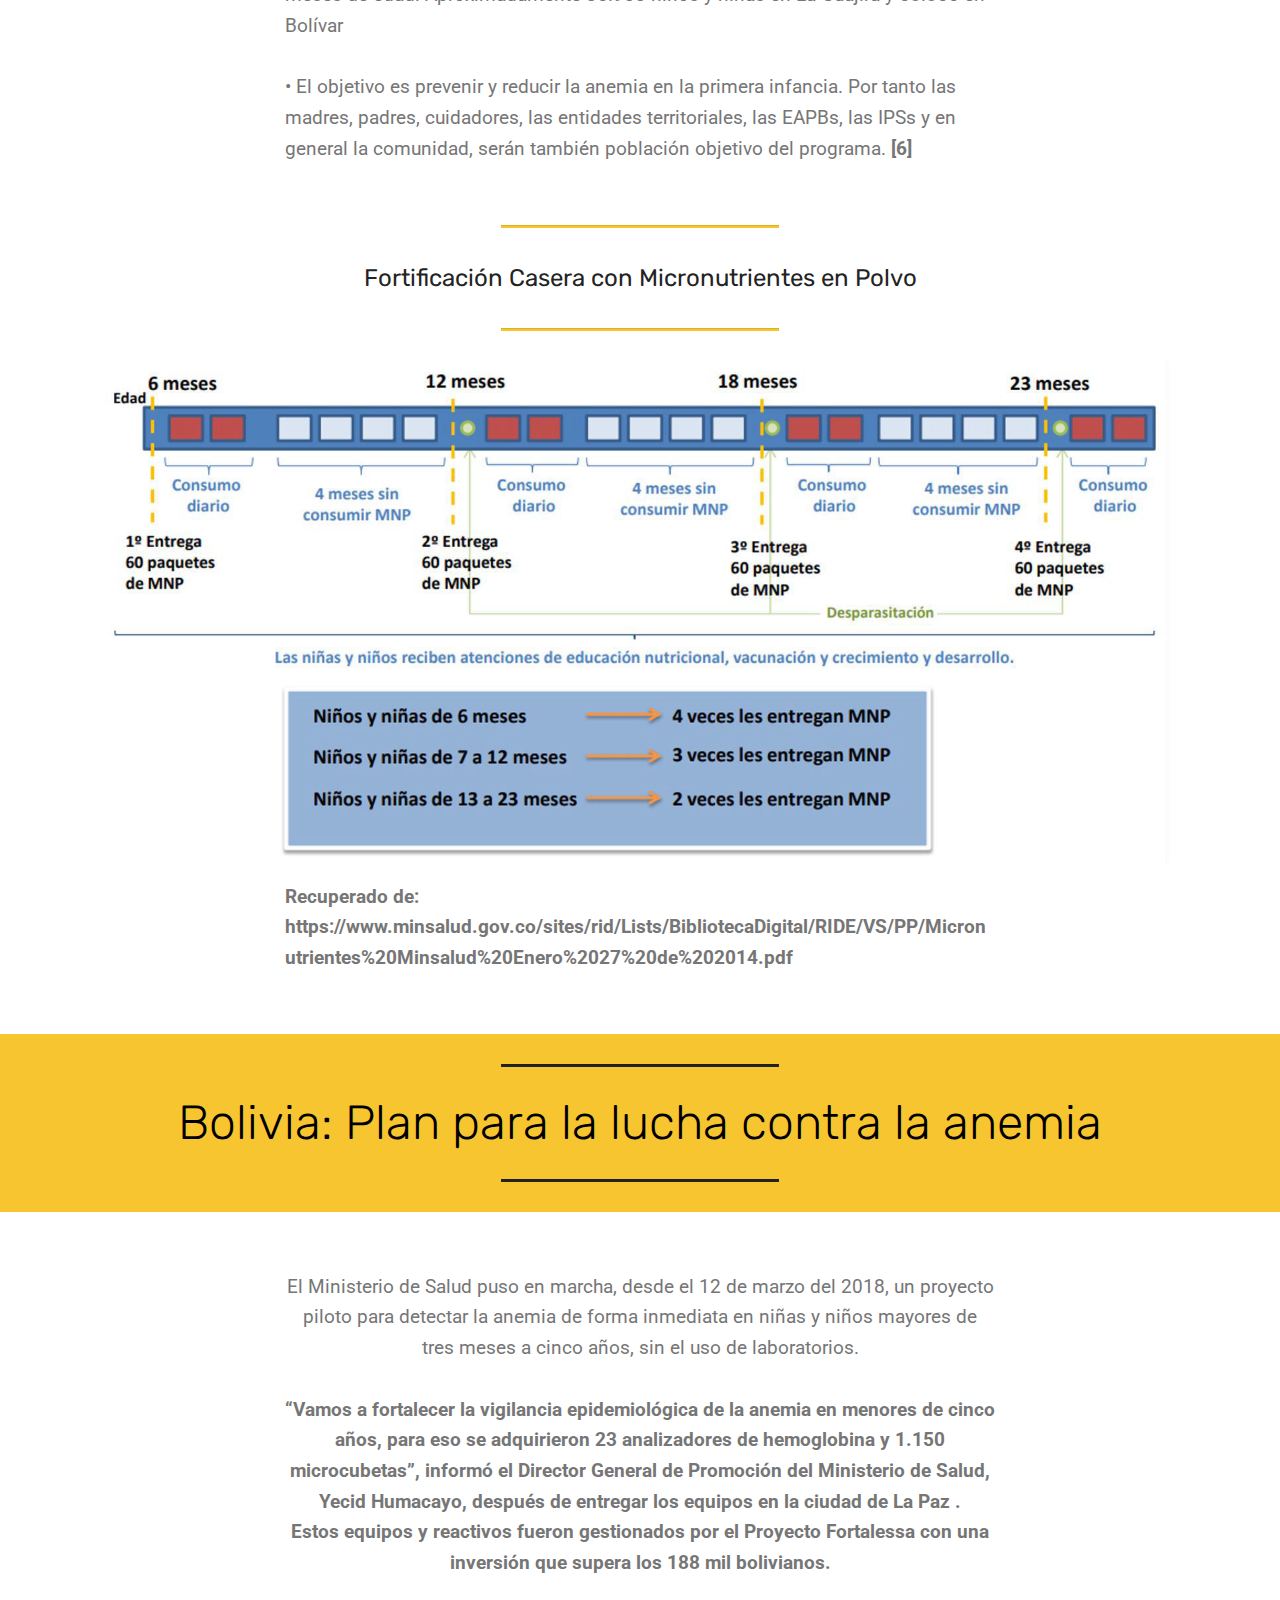
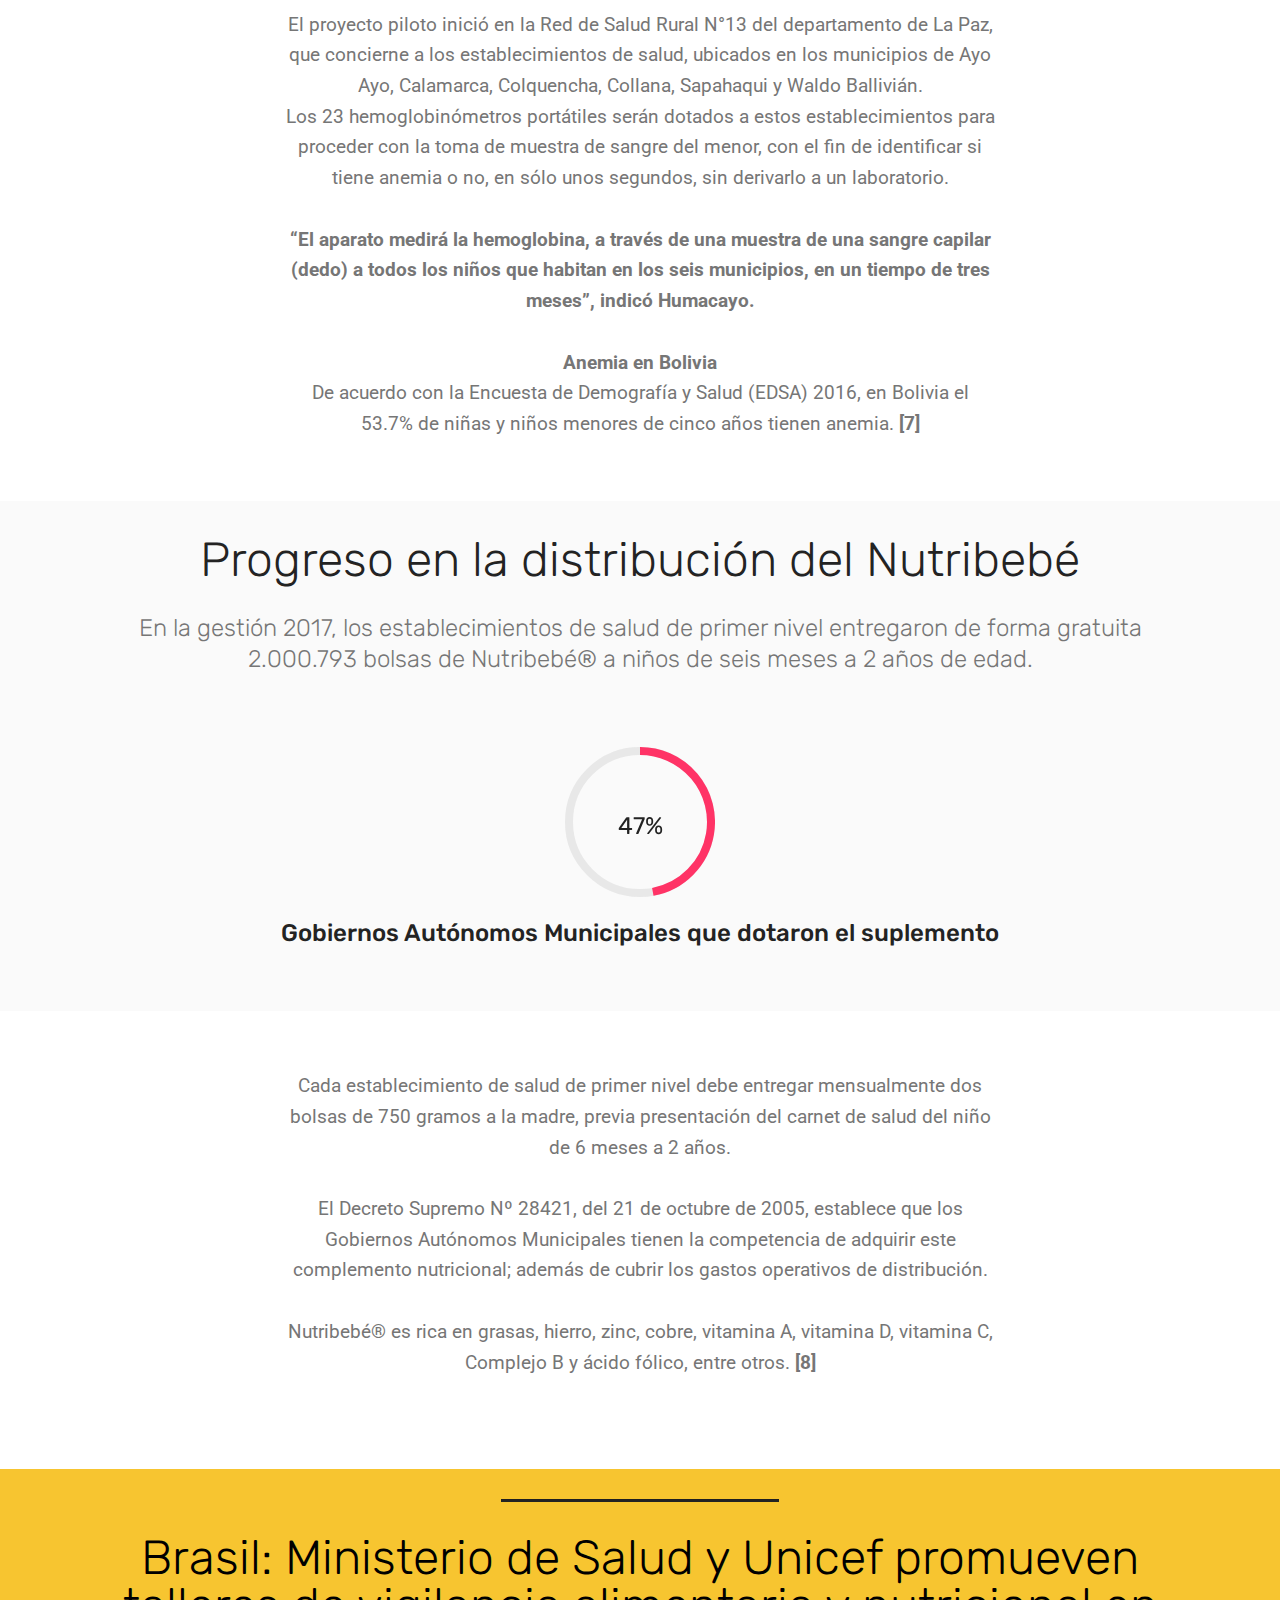
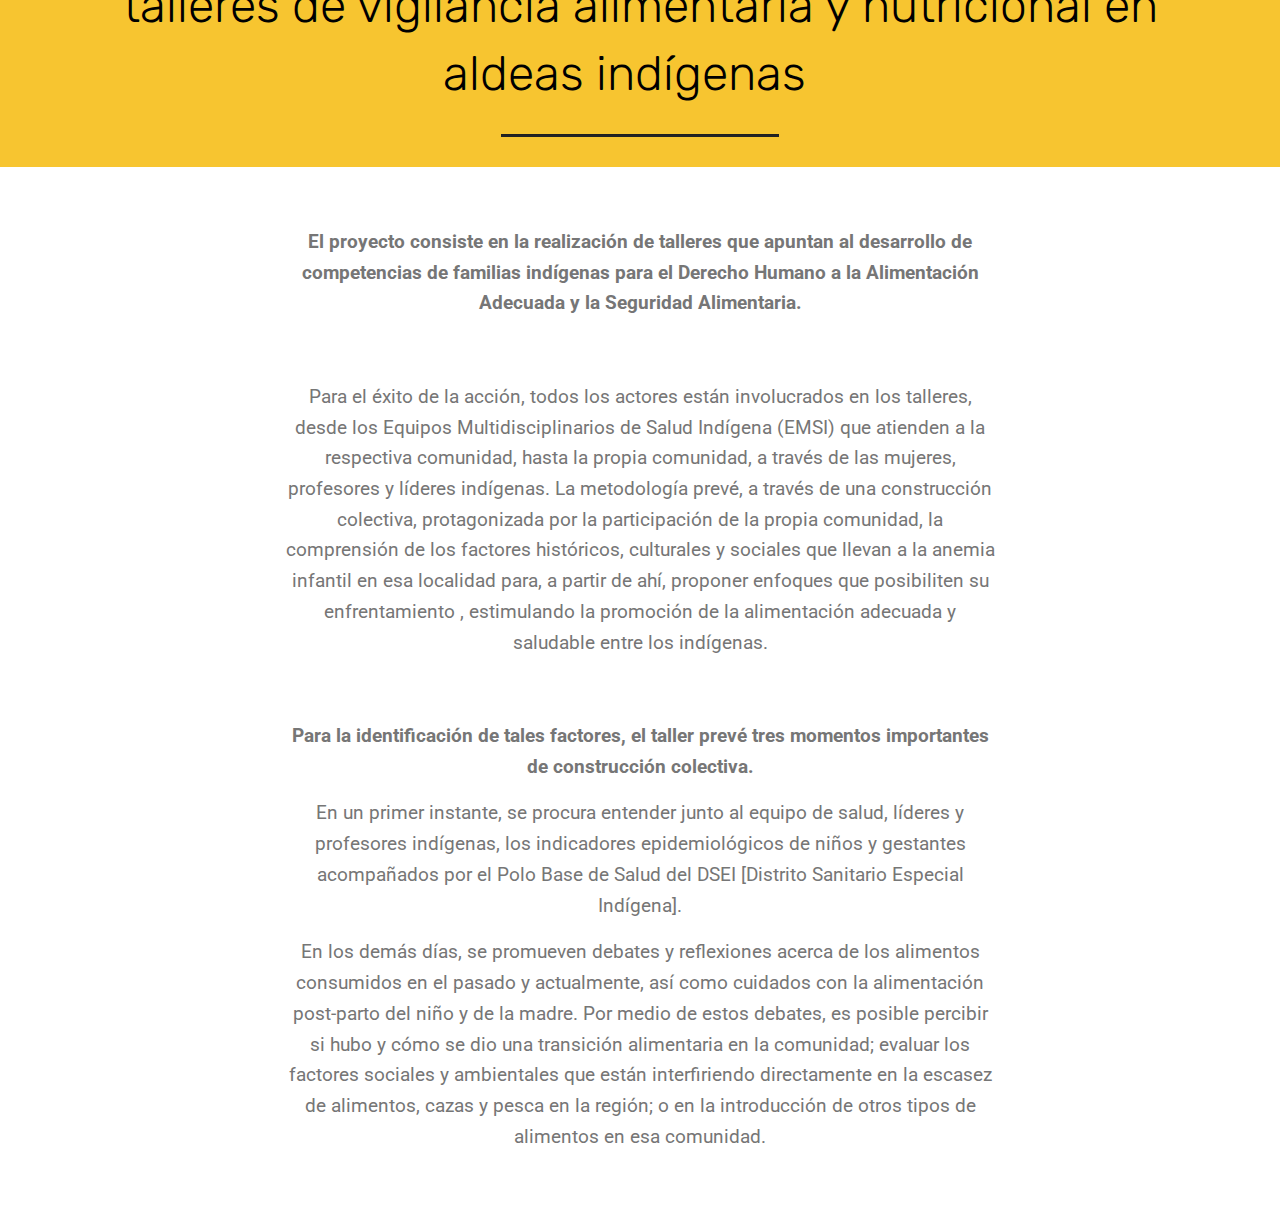
<file: page5.html>
<!DOCTYPE html>
<html >
<head>
  <!-- Site made with Mobirise Website Builder v4.8.3, https://mobirise.com -->
  <meta charset="UTF-8">
  <meta http-equiv="X-UA-Compatible" content="IE=edge">
  <meta name="generator" content="Mobirise v4.8.3, mobirise.com">
  <meta name="viewport" content="width=device-width, initial-scale=1, minimum-scale=1">
  <link rel="shortcut icon" href="assets/images/logo-96x96.png" type="image/x-icon">
  <meta name="description" content="Website Generator Description">
  <title>Estado del Arte</title>
  <link rel="stylesheet" href="assets/web/assets/mobirise-icons/mobirise-icons.css">
  <link rel="stylesheet" href="assets/tether/tether.min.css">
  <link rel="stylesheet" href="assets/bootstrap/css/bootstrap.min.css">
  <link rel="stylesheet" href="assets/bootstrap/css/bootstrap-grid.min.css">
  <link rel="stylesheet" href="assets/bootstrap/css/bootstrap-reboot.min.css">
  <link rel="stylesheet" href="assets/dropdown/css/style.css">
  <link rel="stylesheet" href="assets/as-pie-progress/css/progress.min.css">
  <link rel="stylesheet" href="assets/theme/css/style.css">
  <link rel="stylesheet" href="assets/mobirise/css/mbr-additional.css" type="text/css">
  
  
  
</head>
<body>
  <section class="menu cid-qTkzRZLJNu" once="menu" id="menu1-4f">

    

    <nav class="navbar navbar-expand beta-menu navbar-dropdown align-items-center navbar-fixed-top navbar-toggleable-sm">
        <button class="navbar-toggler navbar-toggler-right" type="button" data-toggle="collapse" data-target="#navbarSupportedContent" aria-controls="navbarSupportedContent" aria-expanded="false" aria-label="Toggle navigation">
            <div class="hamburger">
                <span></span>
                <span></span>
                <span></span>
                <span></span>
            </div>
        </button>
        <div class="menu-logo">
            <div class="navbar-brand">
                
                <span class="navbar-caption-wrap"><a class="navbar-caption text-black display-5" href="https://mobirise.com">Transforming health in Peru</a></span>
            </div>
        </div>
        <div class="collapse navbar-collapse" id="navbarSupportedContent">
            <ul class="navbar-nav nav-dropdown" data-app-modern-menu="true"><li class="nav-item">
                    <a class="nav-link link text-white display-4" href="https://mobirise.com">
                        </a>
                </li></ul>
            <div class="navbar-buttons mbr-section-btn"><a class="btn btn-sm btn-black display-4" href="page1.html">Main page</a></div>
        </div>
    </nav>
</section>

<section class="engine"><a href="https://mobiri.se/a">online web builder</a></section><section class="cid-r7gMqmA88p mbr-fullscreen mbr-parallax-background" id="header2-4g">

    

    

    <div class="container align-center">
        <div class="row justify-content-md-center">
            <div class="mbr-white col-md-10">
                <h1 class="mbr-section-title mbr-bold pb-3 mbr-fonts-style display-1">
                    Estado del Arte</h1>
                
                <p class="mbr-text pb-3 mbr-fonts-style display-5">
                    Propuestas de solución ya existentes</p>
                
            </div>
        </div>
    </div>
    <div class="mbr-arrow hidden-sm-down" aria-hidden="true">
        <a href="#next">
            <i class="mbri-down mbr-iconfont"></i>
        </a>
    </div>
</section>

<section class="mbr-section content8 cid-r7gW2rw6Oc" id="content8-4p">

    

    <div class="container">
        <div class="media-container-row title">
            <div class="col-12 col-md-8">
                <div class="mbr-section-btn align-center"><a class="btn btn-primary display-4" href="https://mobirise.com">En el contexto nacional</a></div>
            </div>
        </div>
    </div>
</section>

<section class="mbr-section article content9 cid-r7gQqP5wPa" id="content9-4h">
    
     

    <div class="container">
        <div class="inner-container" style="width: 100%;">
            <hr class="line" style="width: 25%;">
            <div class="section-text align-center mbr-fonts-style display-2">1.	Suplementación con multimicronutrientes a niñas y niños de 06 a 35 meses (MMN):&nbsp;</div>
            <hr class="line" style="width: 25%;">
        </div>
        </div>
</section>

<section class="mbr-section article content1 cid-r7gQz8xv3V" id="content1-4i">
    
     

    <div class="container">
        <div class="media-container-row">
            <div class="mbr-text col-12 col-md-8 mbr-fonts-style display-7">La suplementación con multimicronutrientes en polvo, compuesto por hierro, ácido fólico, zinc, vitamina A y vitamina C, como una intervención efectiva para mejorar los niveles séricos de hierro y la reducción de la anemia en niñas y niños de 06 a 24 meses, es recomendado por la OMS. Según revisiones sistemáticas, el uso de multimicronutrientes en polvo en niñas y niños de 06 a 23 meses reduce la deficiencia de hierro en 51% y la anemia en 31%. 
<div><strong><br></strong></div><div><strong>Este suplemento se puede agregar fácilmente a los alimentos semisólidos consumidos por el niño en su domicilio. La eficacia, biodisponibilidad, seguridad y aceptabilidad de los MMN ha sido 
</strong></div><div><strong>evaluada en varios entornos y entre miles de niñas y niños en África, Asia y las Américas entre los 06 a 35 meses de edad con resultados significativos tanto en ensayos clínicos como en un contexto programático. 
[1]</strong></div><div><strong><br></strong></div><div>En el Perú se realizó un piloto de la suplementación con los MMN en Ayacucho, Apurímac y Huancavelica entre los años 2009 y 2011. Esta experiencia desarrollada por el Ministerio de Salud (MINSA) y el Programa Nacional de Asistencia Alimentaria (PRONAA) con el apoyo de UNICEF y el Programa Mundial de Alimentos demostró la efectividad de los MMP en el sistema de salud pública peruano. Los resultados de un estudio en centros centinelas muestran una reducción de 36 puntos luego de dos ciclos de suplementación de 6 meses. 
<strong>[2]</strong></div><div><strong><br></strong></div><div><strong>La suplementación con multimicronutrientes para prevenir la anemia es una intervención de comprobada eficacia para la reducción de la prevalencia de anemia en menores de 3 años y según recomendaciones de la OMS, debe ser implementada en países con niveles de prevalencia de anemia en menores de 3 años, que superen el 20%.
</strong></div><div><strong><br></strong></div><div>En el Perú, esta intervención se inició en el año 2010 en tres regiones: Ayacucho, Huancavelica y  Apurímac, posteriormente, se incorporaron en forma progresiva otras regiones en base a los niveles de prevalencia de anemia en niños menores de 3 años y focalizada a niñas y niños pobres y extremamente pobres; así, para el año 2013 se contaba con disponibilidad de multimicronutrientes en 14 regiones del país: Ancash, Apurímac, Arequipa, Ayacucho, Cajamarca, Cusco, Huancavelica, Huánuco, Junín, Loreto, Moquegua, Pasco, Puno y Ucayali. En el segundo semestre del mismo año se han realizado esfuerzos para contar con disponibilidad de multimicronutrientes en el 100% de regiones del país (pero aun focalizado en población pobre y extremadamente pobre).
</div><div><strong><br></strong></div><div><strong>&nbsp;En lo relacionado a la atención materno infantil para favorecer el desarrollo infantil temprano, se faculta al Seguro Integral de Salud a incorporar de manera progresiva al régimen de financiamiento subsidiado a las gestantes hasta el periodo de puerperio y los grupos poblacionales de 0 a 5 años, siempre que no cuenten con otro seguro de salud. Se encuentra en elaboración la reglamentación correspondiente en la que se definirá la progresividad de la inclusión de dichos grupos poblacionales considerando la disponibilidad presupuestal, pero se priorizará la incorporación de las niñas y niños de 0 a 3 años.
</strong></div><div><strong><br></strong></div><div>Dentro del Plan del 2014 se propuso realizar la ampliación progresiva de la cobertura de la suplementación con multimicronutrientes para prevenir anemia en niñas y niños de 06 a 35 meses de edad buscando lograr una cobertura del 65% de niñas y niños para el 2014 (712 636); de 80% para el año 2015 (870 854) y del 95% para el año 2016 (1 028 359). MINSA. (19 de setiembre,2014). 
<strong>[3]</strong></div><div><strong><br></strong></div></div>
        </div>
    </div>
</section>

<section class="mbr-section article content9 cid-r7gUkwEg5i" id="content9-4k">
    
     

    <div class="container">
        <div class="inner-container" style="width: 100%;">
            <hr class="line" style="width: 25%;">
            <div class="section-text align-center mbr-fonts-style display-2">2.	NUTRIWAWA</div>
            <hr class="line" style="width: 25%;">
        </div>
        </div>
</section>

<section class="mbr-section article content1 cid-r7gUywRHxu" id="content1-4l">
    
     

    <div class="container">
        <div class="media-container-row">
            <div class="mbr-text col-12 col-md-8 mbr-fonts-style display-7">Nutriwawa nace con la finalidad de fortalecer, mediante estrategias comunicacionales, las intervenciones que el Ministerio de Salud (MINSA) realiza en los establecimientos de salud (a nivel nacional), tanto en los servicios de Control de Crecimiento y Desarrollo (CRED) como las consejerías en 4 temas ejes: lactancia materna exclusiva, alimentación complementaria, suplementación con micronutrientes y lavado de manos
<div><strong><br></strong></div><div><strong>En ese sentido, el sector Salud está trabajando de manera intersectorial e intergubernamental, para reducir la desnutrición crónica infantil y prevenir la anemia. El objetivo es trabajar de manera articulada facilitando la programación y asignación presupuestal para cumplir con las metas propuestas. 
</strong></div><div><strong><br></strong></div><div><strong>OBJETIVOS
</strong></div><div>"Nutriwawa" tiene por objetivo apoyar las intervenciones del Ministerio de Salud, a través de la implementación de estrategias comunicacionales para la reducción de la desnutrición crónica infantil y prevención de anemia en niños menores de 3 años en Lima Metropolitana y en todas las regiones del país.<strong> [4]</strong></div></div>
        </div>
    </div>
</section>

<section class="mbr-section article content9 cid-r7gV0YOXCA" id="content9-4m">
    
     

    <div class="container">
        <div class="inner-container" style="width: 100%;">
            <hr class="line" style="width: 25%;">
            <div class="section-text align-center mbr-fonts-style display-2">3.	Estrategias de Intervención</div>
            <hr class="line" style="width: 25%;">
        </div>
        </div>
</section>

<section class="mbr-section article content1 cid-r7gVmtMnba" id="content1-4n">
    
     

    <div class="container">
        <div class="media-container-row">
            <div class="mbr-text col-12 col-md-8 mbr-fonts-style display-7"><strong>A.	Estrategia intramural
</strong><div>Consiste en dotar a los EE.SS. materiales y herramientas necesarias para implementar un módulo de Información y Orientación para el público objetivo, en el que participarán nutricionistas, técnicos y enfermeras, apoyados por promotores y comunicadores, quienes brindarán información sobre los ejes temáticos para la reducción de la desnutrición crónica infantil y anemia infantil.<strong> 
</strong></div><div><strong><br></strong></div><div><strong>B.	Estrategia extramural
</strong></div><div>Consiste en dotar de una carpa móvil con mesa, sillas e implementos educativos y lúdicos para realizar actividades en espacios públicos y de gran concentración. En este espacio, se realizarán sesiones demostrativas (lavado de manos, lactancia materna exclusiva, preparación de los micronutrientes y preparación de alimentos nutritivos para los niños); al igual que actividades de animación socio cultural tales como, activaciones y teatro.
</div><div><strong><br></strong></div><div><strong>C.	Fortalecimiento de capacidades
</strong></div><div>Dirigida al personal de salud de los 222 EE.SS, a los comunicadores, periodistas locales, regionales y agentes comunitarios de las zonas de intervención, para difundir los mensajes claves para la reducción de la desnutrición crónica infantil y anemia. A través de esta intervención, se trabaja con aliados estratégicos y un adecuado tratamiento informativo sobre los ejes temáticos del proyecto.<strong>&nbsp;[5]</strong></div></div>
        </div>
    </div>
</section>

<section class="mbr-section article content9 cid-r7lrKqL6jm" id="content9-50">
    
     

    <div class="container">
        <div class="inner-container" style="width: 100%;">
            <hr class="line" style="width: 25%;">
            <div class="section-text align-center mbr-fonts-style display-2">4. Plan Multisectorial de Lucha Contra la Anemia 2018</div>
            <hr class="line" style="width: 25%;">
        </div>
        </div>
</section>

<section class="mbr-section article content1 cid-r7ls0DtKxP" id="content1-51">
    
     

    <div class="container">
        <div class="media-container-row">
            <div class="mbr-text col-12 col-md-8 mbr-fonts-style display-7">&nbsp;Con este plan se aprobaron los Lineamientos para la Gestión Articulada Intersectorial e Intergubernamental orientada a promover el Desarrollo Infantil Temprano, denominados “Primero la Infancia”, en el marco de la política de desarrollo e inclusión social.<div>
</div><div>Asimismo se aprobó la Política General de Gobierno al 2021, que incluye como ejes, entre otros, al Desarrollo social y bienestar de la población, y como lineamiento a la reducción de la anemia infantil en niños y niñas de 6 a 35 meses, con enfoque en la prevención.</div></div>
        </div>
    </div>
</section>

<section class="mbr-section content8 cid-r7gWklr763" id="content8-4q">

    

    <div class="container">
        <div class="media-container-row title">
            <div class="col-12 col-md-8">
                <div class="mbr-section-btn align-center"><a class="btn btn-primary display-4" href="https://mobirise.com">En el contexto internacional</a></div>
            </div>
        </div>
    </div>
</section>

<section class="mbr-section article content9 cid-r7gWtL7Wkt" id="content9-4s">
    
     

    <div class="container">
        <div class="inner-container" style="width: 100%;">
            <hr class="line" style="width: 25%;">
            <div class="section-text align-center mbr-fonts-style display-2">Colombia: Programa para la prevención y reducción de la anemia nutricional en la primera infancia</div>
            <hr class="line" style="width: 25%;">
        </div>
        </div>
</section>

<section class="mbr-section article content1 cid-r7gWs12BYi" id="content1-4r">
    
     

    <div class="container">
        <div class="media-container-row">
            <div class="mbr-text col-12 col-md-8 mbr-fonts-style display-7"><strong>El objetivo del programa es prevenir y reducir la anemia nutricional en niños y niñas entre los 6 a 23 meses de edad, mediante la aplicación de la ruta integral de atención a la primera infancia en los primeros 1000 días de vida. Lo anterior, integrado a: 
</strong><div><br></div><div>•	Estrategias de fortalecimiento institucional</div><div><br></div><div>
</div><div>•	Generación de capacidades – individuales y colectivas- para promover cambios de comportamiento en la población frente a la nutrición 
</div><div><br></div><div>•	Jornadas de desparasitación 
</div><div><br></div><div>•	Fortificación casera de alimentos con micronutrientes en polvo 
</div><div><br></div><div>•	Intervenciones dirigidas a posicionar la importancia de la nutrición y alimentación en el desarrollo infantil y en la reducción de las inequidades sociales en instituciones
</div><div><br></div><div>•	 Los beneficiarios principales del programa fueron los niños y niñas de 6 a 23 meses de edad: Aproximadamente 35.900 niños y niñas en La Guajira y 58.855 en Bolívar 
</div><div><br></div><div>•	El objetivo es prevenir y reducir la anemia en la primera infancia. Por tanto las madres, padres, cuidadores, las entidades territoriales, las EAPBs, las IPSs y en general la comunidad, serán también población objetivo del programa. <strong>[6]</strong></div><div><strong><br></strong></div></div>
        </div>
    </div>
</section>

<section class="mbr-section article content9 cid-r7gXtiL9eZ" id="content9-4t">
    
     

    <div class="container">
        <div class="inner-container" style="width: 100%;">
            <hr class="line" style="width: 25%;">
            <div class="section-text align-center mbr-fonts-style display-5">Fortificación Casera con Micronutrientes en Polvo</div>
            <hr class="line" style="width: 25%;">
        </div>
        </div>
</section>

<section class="cid-r7gY35FmV8" id="image2-4u">

    

    <figure class="mbr-figure container">
        <div class="image-block" style="width: 100%;">
            <img src="assets/images/co-1678x787.jpg" alt="Mobirise" title="">
            
        </div>
    </figure>
</section>

<section class="mbr-section article content1 cid-r7gYq0kM18" id="content1-4v">
    
     

    <div class="container">
        <div class="media-container-row">
            <div class="mbr-text col-12 col-md-8 mbr-fonts-style display-7"><strong>Recuperado de: https://www.minsalud.gov.co/sites/rid/Lists/BibliotecaDigital/RIDE/VS/PP/Micronutrientes%20Minsalud%20Enero%2027%20de%202014.pdf</strong></div>
        </div>
    </div>
</section>

<section class="mbr-section article content9 cid-r7mu27lRay" id="content9-5a">
    
     

    <div class="container">
        <div class="inner-container" style="width: 100%;">
            <hr class="line" style="width: 25%;">
            <div class="section-text align-center mbr-fonts-style display-2">Bolivia: Plan para la lucha contra la anemia</div>
            <hr class="line" style="width: 25%;">
        </div>
        </div>
</section>

<section class="mbr-section article content1 cid-r7mvysEn4u" id="content1-5b">
    
     

    <div class="container">
        <div class="media-container-row">
            <div class="mbr-text col-12 col-md-8 mbr-fonts-style display-7">El Ministerio de Salud puso en marcha, desde el 12 de marzo del 2018, un proyecto piloto para detectar la anemia de forma inmediata en niñas y niños mayores de tres meses a cinco años, sin el uso de laboratorios.
<div><strong><br></strong></div><div><strong>“Vamos a fortalecer la vigilancia epidemiológica de la anemia en menores de cinco años, para eso se adquirieron 23 analizadores de hemoglobina y 1.150 microcubetas”, informó el Director General de Promoción del Ministerio de Salud, Yecid Humacayo, después de entregar los equipos en la ciudad de La Paz
.</strong></div><div><strong>Estos equipos y reactivos fueron gestionados por el Proyecto Fortalessa con una inversión que supera los 188 mil bolivianos.
</strong></div><div><strong><br></strong></div><div>El proyecto piloto inició en la Red de Salud Rural N°13 del departamento de La Paz, que concierne a los establecimientos de salud, ubicados en los municipios de Ayo Ayo, Calamarca, Colquencha, Collana, Sapahaqui y Waldo Ballivián.
</div><div>Los 23 hemoglobinómetros portátiles serán dotados a estos establecimientos para proceder con la toma de muestra de sangre del menor, con el fin de identificar si tiene anemia o no, en sólo unos segundos, sin derivarlo a un laboratorio.
</div><div><strong><br></strong></div><div><strong>“El aparato medirá la hemoglobina, a través de una muestra de una sangre capilar (dedo) a todos los niños que habitan en los seis municipios, en un tiempo de tres meses”, indicó Humacayo.
</strong></div><div><strong>&nbsp;
</strong></div><div><strong>Anemia en Bolivia
</strong></div><div>De acuerdo con la Encuesta de Demografía y Salud (EDSA) 2016, en Bolivia el 53.7% de niñas y niños menores de cinco años tienen anemia.<strong> [7]</strong></div><div><br></div><div><br></div></div>
        </div>
    </div>
</section>

<section class="progress-bars3 cid-r7mykNtipP" id="progress-bars3-5d">
 
     

    
    
    <div class="container">
        <h2 class="mbr-section-title pb-3 align-center mbr-fonts-style display-2">
            Progreso en la distribución del Nutribebé</h2>

        <h3 class="mbr-section-subtitle mbr-fonts-style display-5">En la gestión 2017, los establecimientos de salud de primer nivel entregaron de forma gratuita 2.000.793 bolsas de Nutribebé® a niños de seis meses a 2 años de edad.</h3>
    
        <div class="media-container-row pt-5 mt-2">
            <div class="card p-3 align-center">
                <div class="wrap">
                    <div class="pie_progress progress1" role="progressbar" data-goal="83">
                        <p class="pie_progress__number mbr-fonts-style display-5">83%</p>
                    </div>
                </div> 
                <div class="mbr-crt-title pt-3">
                    <h4 class="card-title py-2 mbr-fonts-style display-5">
                        Gobiernos Autónomos Municipales que dotaron el suplemento</h4>
                </div>                 
            </div>

            

            

            

            

            
        </div>
</div></section>

<section class="mbr-section article content1 cid-r7mzYjev6a" id="content1-5e">
    
     

    <div class="container">
        <div class="media-container-row">
            <div class="mbr-text col-12 col-md-8 mbr-fonts-style display-7">Cada establecimiento de salud de primer nivel debe entregar mensualmente dos bolsas de 750 gramos a la madre, previa presentación del carnet de salud del niño de 6 meses a 2 años.
<div><br></div><div>El Decreto Supremo Nº 28421, del 21 de octubre de 2005, establece que los Gobiernos Autónomos Municipales tienen la competencia de adquirir este complemento nutricional; además de cubrir los gastos operativos de distribución.
</div><div><br></div><div>Nutribebé® es rica en grasas, hierro, zinc, cobre, vitamina A, vitamina D, vitamina C, Complejo B y ácido fólico, entre otros.
 <strong>[8]</strong></div><div><strong><br></strong></div></div>
        </div>
    </div>
</section>

<section class="mbr-section article content9 cid-r7mDoHyMCe" id="content9-5f">
    
     

    <div class="container">
        <div class="inner-container" style="width: 100%;">
            <hr class="line" style="width: 25%;">
            <div class="section-text align-center mbr-fonts-style display-2">Brasil: Ministerio de Salud y Unicef promueven talleres de vigilancia alimentaria y nutricional en aldeas indígenas&nbsp;<span style="font-size: 4.5rem;">&nbsp;</span></div>
            <hr class="line" style="width: 25%;">
        </div>
        </div>
</section>

<section class="mbr-section article content1 cid-r7mDIHS7Em" id="content1-5g">
    
     

    <div class="container">
        <div class="media-container-row">
            <div class="mbr-text col-12 col-md-8 mbr-fonts-style display-7"><p><strong>El proyecto consiste en la realización de talleres que apuntan al desarrollo de competencias de familias indígenas para el Derecho Humano a la Alimentación Adecuada y la Seguridad Alimentaria. </strong></p><p><br></p><p>Para el éxito de la acción, todos los actores están involucrados en los talleres, desde los Equipos Multidisciplinarios de Salud Indígena (EMSI) que atienden a la respectiva comunidad, hasta la propia comunidad, a través de las mujeres, profesores y líderes indígenas. La metodología prevé, a través de una construcción colectiva, protagonizada por la participación de la propia comunidad, la comprensión de los factores históricos, culturales y sociales que llevan a la anemia infantil en esa localidad para, a partir de ahí, proponer enfoques que posibiliten su enfrentamiento , estimulando la promoción de la alimentación adecuada y saludable entre los indígenas. </p><p><strong><br></strong></p><p><strong>Para la identificación de tales factores, el taller prevé tres momentos importantes de construcción colectiva. </strong></p><p>En un primer instante, se procura entender junto al equipo de salud, líderes y profesores indígenas, los indicadores epidemiológicos de niños y gestantes acompañados por el Polo Base de Salud del DSEI [Distrito Sanitario Especial Indígena]. </p><p>En los demás días, se promueven debates y reflexiones acerca de los alimentos consumidos en el pasado y actualmente, así como cuidados con la alimentación post-parto del niño y de la madre. Por medio de estos debates, es posible percibir si hubo y cómo se dio una transición alimentaria en la comunidad; evaluar los factores sociales y ambientales que están interfiriendo directamente en la escasez de alimentos, cazas y pesca en la región; o en la introducción de otros tipos de alimentos en esa comunidad.</p></div>
        </div>
    </div>
</section>


  <script src="assets/web/assets/jquery/jquery.min.js"></script>
  <script src="assets/popper/popper.min.js"></script>
  <script src="assets/tether/tether.min.js"></script>
  <script src="assets/bootstrap/js/bootstrap.min.js"></script>
  <script src="assets/dropdown/js/script.min.js"></script>
  <script src="assets/touchswipe/jquery.touch-swipe.min.js"></script>
  <script src="assets/parallax/jarallax.min.js"></script>
  <script src="assets/as-pie-progress/jquery-as-pie-progress.min.js"></script>
  <script src="assets/smoothscroll/smooth-scroll.js"></script>
  <script src="assets/theme/js/script.js"></script>
  
  
</body>
</html>
</file>
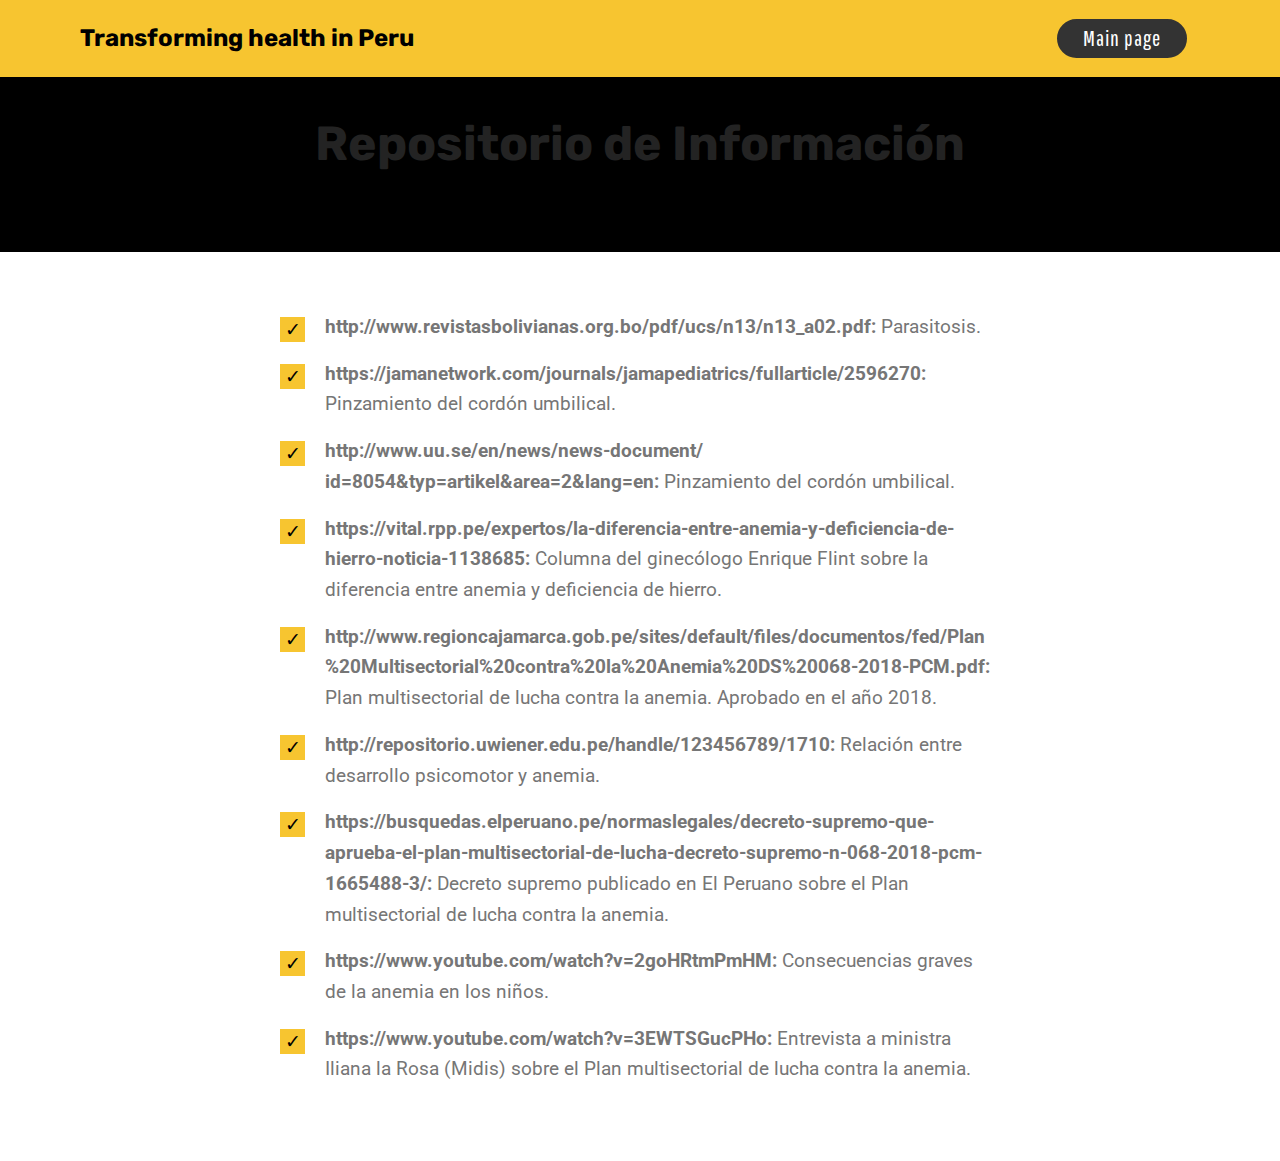
<file: page6.html>
<!DOCTYPE html>
<html >
<head>
  <!-- Site made with Mobirise Website Builder v4.8.3, https://mobirise.com -->
  <meta charset="UTF-8">
  <meta http-equiv="X-UA-Compatible" content="IE=edge">
  <meta name="generator" content="Mobirise v4.8.3, mobirise.com">
  <meta name="viewport" content="width=device-width, initial-scale=1, minimum-scale=1">
  <link rel="shortcut icon" href="assets/images/logo-96x96.png" type="image/x-icon">
  <meta name="description" content="Web Page Creator Description">
  <title>RepoInfo</title>
  <link rel="stylesheet" href="assets/tether/tether.min.css">
  <link rel="stylesheet" href="assets/bootstrap/css/bootstrap.min.css">
  <link rel="stylesheet" href="assets/bootstrap/css/bootstrap-grid.min.css">
  <link rel="stylesheet" href="assets/bootstrap/css/bootstrap-reboot.min.css">
  <link rel="stylesheet" href="assets/dropdown/css/style.css">
  <link rel="stylesheet" href="assets/theme/css/style.css">
  <link rel="stylesheet" href="assets/mobirise/css/mbr-additional.css" type="text/css">
  
  
  
</head>
<body>
  <section class="menu cid-qTkzRZLJNu" once="menu" id="menu1-57">

    

    <nav class="navbar navbar-expand beta-menu navbar-dropdown align-items-center navbar-fixed-top navbar-toggleable-sm">
        <button class="navbar-toggler navbar-toggler-right" type="button" data-toggle="collapse" data-target="#navbarSupportedContent" aria-controls="navbarSupportedContent" aria-expanded="false" aria-label="Toggle navigation">
            <div class="hamburger">
                <span></span>
                <span></span>
                <span></span>
                <span></span>
            </div>
        </button>
        <div class="menu-logo">
            <div class="navbar-brand">
                
                <span class="navbar-caption-wrap"><a class="navbar-caption text-black display-5" href="https://mobirise.com">Transforming health in Peru</a></span>
            </div>
        </div>
        <div class="collapse navbar-collapse" id="navbarSupportedContent">
            <ul class="navbar-nav nav-dropdown" data-app-modern-menu="true"><li class="nav-item">
                    <a class="nav-link link text-white display-4" href="https://mobirise.com">
                        </a>
                </li></ul>
            <div class="navbar-buttons mbr-section-btn"><a class="btn btn-sm btn-black display-4" href="page1.html">Main page</a></div>
        </div>
    </nav>
</section>

<section class="engine"><a href="https://mobiri.se/m">free web design templates</a></section><section class="mbr-section content4 cid-r7mMRGwUxD" id="content4-5j">

    

    <div class="container">
        <div class="media-container-row">
            <div class="title col-12 col-md-8">
                <h2 class="align-center pb-3 mbr-fonts-style display-2"><strong>
                    Repositorio de Información</strong></h2>
                
                
            </div>
        </div>
    </div>
</section>

<section class="mbr-section article content12 cid-r7mOAOiyuR" id="content12-5l">
     

    <div class="container">
        <div class="media-container-row">
            <div class="mbr-text counter-container col-12 col-md-8 mbr-fonts-style display-7">
                <ul>
                    <li><strong>http://www.revistasbolivianas.org.bo/pdf/ucs/n13/n13_a02.pdf: </strong>Parasitosis.</li>
                    <li><strong>https://jamanetwork.com/journals/jamapediatrics/fullarticle/2596270: </strong>Pinzamiento del cordón umbilical.</li><li><strong>http://www.uu.se/en/news/news-document/ id=8054&amp;typ=artikel&amp;area=2&amp;lang=en: </strong>Pinzamiento del cordón umbilical.</li>
                    <li><strong>https://vital.rpp.pe/expertos/la-diferencia-entre-anemia-y-deficiencia-de-hierro-noticia-1138685: </strong>Columna del ginecólogo Enrique Flint sobre la diferencia entre anemia y deficiencia de hierro.</li><li><strong>http://www.regioncajamarca.gob.pe/sites/default/files/documentos/fed/Plan%20Multisectorial%20contra%20la%20Anemia%20DS%20068-2018-PCM.pdf: </strong>Plan multisectorial de lucha contra la anemia. Aprobado en el año 2018.</li><li><strong>http://repositorio.uwiener.edu.pe/handle/123456789/1710:</strong> Relación entre desarrollo psicomotor y anemia.</li><li><strong>https://busquedas.elperuano.pe/normaslegales/decreto-supremo-que-aprueba-el-plan-multisectorial-de-lucha-decreto-supremo-n-068-2018-pcm-1665488-3/: </strong>Decreto supremo publicado en El Peruano sobre el Plan multisectorial de lucha contra la anemia.</li><li><strong>https://www.youtube.com/watch?v=2goHRtmPmHM: </strong>Consecuencias graves de la anemia en los niños.</li><li><strong>https://www.youtube.com/watch?v=3EWTSGucPHo: </strong>Entrevista a ministra Iliana la Rosa (Midis) sobre el Plan multisectorial de lucha contra la anemia.</li>
                </ul>
            </div>
        </div>
    </div>
</section>


  <script src="assets/web/assets/jquery/jquery.min.js"></script>
  <script src="assets/popper/popper.min.js"></script>
  <script src="assets/tether/tether.min.js"></script>
  <script src="assets/bootstrap/js/bootstrap.min.js"></script>
  <script src="assets/smoothscroll/smooth-scroll.js"></script>
  <script src="assets/dropdown/js/script.min.js"></script>
  <script src="assets/touchswipe/jquery.touch-swipe.min.js"></script>
  <script src="assets/theme/js/script.js"></script>
  
  
</body>
</html>
</file>
<file: assets/web/assets/mobirise-icons/mobirise-icons.css>
@font-face {
  font-family: 'MobiriseIcons';
  src:  url('mobirise-icons.eot?spat4u');
  src:  url('mobirise-icons.eot?spat4u#iefix') format('embedded-opentype'),
    url('mobirise-icons.ttf?spat4u') format('truetype'),
    url('mobirise-icons.woff?spat4u') format('woff'),
    url('mobirise-icons.svg?spat4u#MobiriseIcons') format('svg');
  font-weight: normal;
  font-style: normal;
}

[class^="mbri-"], [class*=" mbri-"] {
  /* use !important to prevent issues with browser extensions that change fonts */
  font-family: MobiriseIcons !important;
  speak: none;
  font-style: normal;
  font-weight: normal;
  font-variant: normal;
  text-transform: none;
  line-height: 1;

  /* Better Font Rendering =========== */
  -webkit-font-smoothing: antialiased;
  -moz-osx-font-smoothing: grayscale;
}

.mbri-add-submenu:before {
  content: "\e900";
}
.mbri-alert:before {
  content: "\e901";
}
.mbri-align-center:before {
  content: "\e902";
}
.mbri-align-justify:before {
  content: "\e903";
}
.mbri-align-left:before {
  content: "\e904";
}
.mbri-align-right:before {
  content: "\e905";
}
.mbri-android:before {
  content: "\e906";
}
.mbri-apple:before {
  content: "\e907";
}
.mbri-arrow-down:before {
  content: "\e908";
}
.mbri-arrow-next:before {
  content: "\e909";
}
.mbri-arrow-prev:before {
  content: "\e90a";
}
.mbri-arrow-up:before {
  content: "\e90b";
}
.mbri-bold:before {
  content: "\e90c";
}
.mbri-bookmark:before {
  content: "\e90d";
}
.mbri-bootstrap:before {
  content: "\e90e";
}
.mbri-briefcase:before {
  content: "\e90f";
}
.mbri-browse:before {
  content: "\e910";
}
.mbri-bulleted-list:before {
  content: "\e911";
}
.mbri-calendar:before {
  content: "\e912";
}
.mbri-camera:before {
  content: "\e913";
}
.mbri-cart-add:before {
  content: "\e914";
}
.mbri-cart-full:before {
  content: "\e915";
}
.mbri-cash:before {
  content: "\e916";
}
.mbri-change-style:before {
  content: "\e917";
}
.mbri-chat:before {
  content: "\e918";
}
.mbri-clock:before {
  content: "\e919";
}
.mbri-close:before {
  content: "\e91a";
}
.mbri-cloud:before {
  content: "\e91b";
}
.mbri-code:before {
  content: "\e91c";
}
.mbri-contact-form:before {
  content: "\e91d";
}
.mbri-credit-card:before {
  content: "\e91e";
}
.mbri-cursor-click:before {
  content: "\e91f";
}
.mbri-cust-feedback:before {
  content: "\e920";
}
.mbri-database:before {
  content: "\e921";
}
.mbri-delivery:before {
  content: "\e922";
}
.mbri-desktop:before {
  content: "\e923";
}
.mbri-devices:before {
  content: "\e924";
}
.mbri-down:before {
  content: "\e925";
}
.mbri-download:before {
  content: "\e989";
}
.mbri-drag-n-drop:before {
  content: "\e927";
}
.mbri-drag-n-drop2:before {
  content: "\e928";
}
.mbri-edit:before {
  content: "\e929";
}
.mbri-edit2:before {
  content: "\e92a";
}
.mbri-error:before {
  content: "\e92b";
}
.mbri-extension:before {
  content: "\e92c";
}
.mbri-features:before {
  content: "\e92d";
}
.mbri-file:before {
  content: "\e92e";
}
.mbri-flag:before {
  content: "\e92f";
}
.mbri-folder:before {
  content: "\e930";
}
.mbri-gift:before {
  content: "\e931";
}
.mbri-github:before {
  content: "\e932";
}
.mbri-globe:before {
  content: "\e933";
}
.mbri-globe-2:before {
  content: "\e934";
}
.mbri-growing-chart:before {
  content: "\e935";
}
.mbri-hearth:before {
  content: "\e936";
}
.mbri-help:before {
  content: "\e937";
}
.mbri-home:before {
  content: "\e938";
}
.mbri-hot-cup:before {
  content: "\e939";
}
.mbri-idea:before {
  content: "\e93a";
}
.mbri-image-gallery:before {
  content: "\e93b";
}
.mbri-image-slider:before {
  content: "\e93c";
}
.mbri-info:before {
  content: "\e93d";
}
.mbri-italic:before {
  content: "\e93e";
}
.mbri-key:before {
  content: "\e93f";
}
.mbri-laptop:before {
  content: "\e940";
}
.mbri-layers:before {
  content: "\e941";
}
.mbri-left-right:before {
  content: "\e942";
}
.mbri-left:before {
  content: "\e943";
}
.mbri-letter:before {
  content: "\e944";
}
.mbri-like:before {
  content: "\e945";
}
.mbri-link:before {
  content: "\e946";
}
.mbri-lock:before {
  content: "\e947";
}
.mbri-login:before {
  content: "\e948";
}
.mbri-logout:before {
  content: "\e949";
}
.mbri-magic-stick:before {
  content: "\e94a";
}
.mbri-map-pin:before {
  content: "\e94b";
}
.mbri-menu:before {
  content: "\e94c";
}
.mbri-mobile:before {
  content: "\e94d";
}
.mbri-mobile2:before {
  content: "\e94e";
}
.mbri-mobirise:before {
  content: "\e94f";
}
.mbri-more-horizontal:before {
  content: "\e950";
}
.mbri-more-vertical:before {
  content: "\e951";
}
.mbri-music:before {
  content: "\e952";
}
.mbri-new-file:before {
  content: "\e953";
}
.mbri-numbered-list:before {
  content: "\e954";
}
.mbri-opened-folder:before {
  content: "\e955";
}
.mbri-pages:before {
  content: "\e956";
}
.mbri-paper-plane:before {
  content: "\e957";
}
.mbri-paperclip:before {
  content: "\e958";
}
.mbri-photo:before {
  content: "\e959";
}
.mbri-photos:before {
  content: "\e95a";
}
.mbri-pin:before {
  content: "\e95b";
}
.mbri-play:before {
  content: "\e95c";
}
.mbri-plus:before {
  content: "\e95d";
}
.mbri-preview:before {
  content: "\e95e";
}
.mbri-print:before {
  content: "\e95f";
}
.mbri-protect:before {
  content: "\e960";
}
.mbri-question:before {
  content: "\e961";
}
.mbri-quote-left:before {
  content: "\e962";
}
.mbri-quote-right:before {
  content: "\e963";
}
.mbri-refresh:before {
  content: "\e964";
}
.mbri-responsive:before {
  content: "\e965";
}
.mbri-right:before {
  content: "\e966";
}
.mbri-rocket:before {
  content: "\e967";
}
.mbri-sad-face:before {
  content: "\e968";
}
.mbri-sale:before {
  content: "\e969";
}
.mbri-save:before {
  content: "\e96a";
}
.mbri-search:before {
  content: "\e96b";
}
.mbri-setting:before {
  content: "\e96c";
}
.mbri-setting2:before {
  content: "\e96d";
}
.mbri-setting3:before {
  content: "\e96e";
}
.mbri-share:before {
  content: "\e96f";
}
.mbri-shopping-bag:before {
  content: "\e970";
}
.mbri-shopping-basket:before {
  content: "\e971";
}
.mbri-shopping-cart:before {
  content: "\e972";
}
.mbri-sites:before {
  content: "\e973";
}
.mbri-smile-face:before {
  content: "\e974";
}
.mbri-speed:before {
  content: "\e975";
}
.mbri-star:before {
  content: "\e976";
}
.mbri-success:before {
  content: "\e977";
}
.mbri-sun:before {
  content: "\e978";
}
.mbri-sun2:before {
  content: "\e979";
}
.mbri-tablet:before {
  content: "\e97a";
}
.mbri-tablet-vertical:before {
  content: "\e97b";
}
.mbri-target:before {
  content: "\e97c";
}
.mbri-timer:before {
  content: "\e97d";
}
.mbri-to-ftp:before {
  content: "\e97e";
}
.mbri-to-local-drive:before {
  content: "\e97f";
}
.mbri-touch-swipe:before {
  content: "\e980";
}
.mbri-touch:before {
  content: "\e981";
}
.mbri-trash:before {
  content: "\e982";
}
.mbri-underline:before {
  content: "\e983";
}
.mbri-unlink:before {
  content: "\e984";
}
.mbri-unlock:before {
  content: "\e985";
}
.mbri-up-down:before {
  content: "\e986";
}
.mbri-up:before {
  content: "\e987";
}
.mbri-update:before {
  content: "\e988";
}
.mbri-upload:before {
 content: "\e926"; 
}
.mbri-user:before {
  content: "\e98a";
}
.mbri-user2:before {
  content: "\e98b";
}
.mbri-users:before {
  content: "\e98c";
}
.mbri-video:before {
  content: "\e98d";
}
.mbri-video-play:before {
  content: "\e98e";
}
.mbri-watch:before {
  content: "\e98f";
}
.mbri-website-theme:before {
  content: "\e990";
}
.mbri-wifi:before {
  content: "\e991";
}
.mbri-windows:before {
  content: "\e992";
}
.mbri-zoom-out:before {
  content: "\e993";
}
.mbri-redo:before {
  content: "\e994";
}
.mbri-undo:before {
  content: "\e995";
}
</file>
<file: assets/dropdown/css/style.css>
.navbar-dropdown {
  left: 0;
  padding: 0;
  position: absolute;
  right: 0;
  top: 0;
  transition: all 0.45s ease;
  z-index: 1030;
  background: #282828; }
  .navbar-dropdown .navbar-logo {
    margin-right: 0.8rem;
    transition: margin 0.3s ease-in-out;
    vertical-align: middle; }
    .navbar-dropdown .navbar-logo img {
      height: 3.125rem;
      transition: all 0.3s ease-in-out; }
    .navbar-dropdown .navbar-logo.mbr-iconfont {
      font-size: 3.125rem;
      line-height: 3.125rem; }
  .navbar-dropdown .navbar-caption {
    font-weight: 700;
    white-space: normal;
    vertical-align: -4px;
    line-height: 3.125rem !important; }
    .navbar-dropdown .navbar-caption, .navbar-dropdown .navbar-caption:hover {
      color: inherit;
      text-decoration: none; }
  .navbar-dropdown .mbr-iconfont + .navbar-caption {
    vertical-align: -1px; }
  .navbar-dropdown.navbar-fixed-top {
    position: fixed; }
  .navbar-dropdown .navbar-brand span {
    vertical-align: -4px; }
  .navbar-dropdown.bg-color.transparent {
    background: none; }
  .navbar-dropdown.navbar-short .navbar-brand {
    padding: 0.625rem 0; }
    .navbar-dropdown.navbar-short .navbar-brand span {
      vertical-align: -1px; }
  .navbar-dropdown.navbar-short .navbar-caption {
    line-height: 2.375rem !important;
    vertical-align: -2px; }
  .navbar-dropdown.navbar-short .navbar-logo {
    margin-right: 0.5rem; }
    .navbar-dropdown.navbar-short .navbar-logo img {
      height: 2.375rem; }
    .navbar-dropdown.navbar-short .navbar-logo.mbr-iconfont {
      font-size: 2.375rem;
      line-height: 2.375rem; }
  .navbar-dropdown.navbar-short .mbr-table-cell {
    height: 3.625rem; }
  .navbar-dropdown .navbar-close {
    left: 0.6875rem;
    position: fixed;
    top: 0.75rem;
    z-index: 1000; }
  .navbar-dropdown .hamburger-icon {
    content: "";
    display: inline-block;
    vertical-align: middle;
    width: 16px;
    -webkit-box-shadow: 0 -6px 0 1px #282828,0 0 0 1px #282828,0 6px 0 1px #282828;
    -moz-box-shadow: 0 -6px 0 1px #282828,0 0 0 1px #282828,0 6px 0 1px #282828;
    box-shadow: 0 -6px 0 1px #282828,0 0 0 1px #282828,0 6px 0 1px #282828; }

.dropdown-menu .dropdown-toggle[data-toggle="dropdown-submenu"]::after {
  border-bottom: 0.35em solid transparent;
  border-left: 0.35em solid;
  border-right: 0;
  border-top: 0.35em solid transparent;
  margin-left: 0.3rem; }

.dropdown-menu .dropdown-item:focus {
  outline: 0; }

.nav-dropdown {
  font-size: 0.75rem;
  font-weight: 500;
  height: auto !important; }
  .nav-dropdown .nav-btn {
    padding-left: 1rem; }
  .nav-dropdown .link {
    margin: .667em 1.667em;
    font-weight: 500;
    padding: 0;
    transition: color .2s ease-in-out; }
    .nav-dropdown .link.dropdown-toggle {
      margin-right: 2.583em; }
      .nav-dropdown .link.dropdown-toggle::after {
        margin-left: .25rem;
        border-top: 0.35em solid;
        border-right: 0.35em solid transparent;
        border-left: 0.35em solid transparent;
        border-bottom: 0; }
      .nav-dropdown .link.dropdown-toggle[aria-expanded="true"] {
        margin: 0;
        padding: 0.667em 3.263em  0.667em 1.667em; }
  .nav-dropdown .link::after,
  .nav-dropdown .dropdown-item::after {
    color: inherit; }
  .nav-dropdown .btn {
    font-size: 0.75rem;
    font-weight: 700;
    letter-spacing: 0;
    margin-bottom: 0;
    padding-left: 1.25rem;
    padding-right: 1.25rem; }
  .nav-dropdown .dropdown-menu {
    border-radius: 0;
    border: 0;
    left: 0;
    margin: 0;
    padding-bottom: 1.25rem;
    padding-top: 1.25rem;
    position: relative; }
  .nav-dropdown .dropdown-submenu {
    margin-left: 0.125rem;
    top: 0; }
  .nav-dropdown .dropdown-item {
    font-weight: 500;
    line-height: 2;
    padding: 0.3846em 4.615em 0.3846em 1.5385em;
    position: relative;
    transition: color .2s ease-in-out, background-color .2s ease-in-out; }
    .nav-dropdown .dropdown-item::after {
      margin-top: -0.3077em;
      position: absolute;
      right: 1.1538em;
      top: 50%; }
    .nav-dropdown .dropdown-item:focus, .nav-dropdown .dropdown-item:hover {
      background: none; }

@media (max-width: 767px) {
  .nav-dropdown.navbar-toggleable-sm {
    bottom: 0;
    display: none;
    left: 0;
    overflow-x: hidden;
    position: fixed;
    top: 0;
    transform: translateX(-100%);
    -ms-transform: translateX(-100%);
    -webkit-transform: translateX(-100%);
    width: 18.75rem;
    z-index: 999; } }
.nav-dropdown.navbar-toggleable-xl {
  bottom: 0;
  display: none;
  left: 0;
  overflow-x: hidden;
  position: fixed;
  top: 0;
  transform: translateX(-100%);
  -ms-transform: translateX(-100%);
  -webkit-transform: translateX(-100%);
  width: 18.75rem;
  z-index: 999; }

.nav-dropdown-sm {
  display: block !important;
  overflow-x: hidden;
  overflow: auto;
  padding-top: 3.875rem; }
  .nav-dropdown-sm::after {
    content: "";
    display: block;
    height: 3rem;
    width: 100%; }
  .nav-dropdown-sm.collapse.in ~ .navbar-close {
    display: block !important; }
  .nav-dropdown-sm.collapsing, .nav-dropdown-sm.collapse.in {
    transform: translateX(0);
    -ms-transform: translateX(0);
    -webkit-transform: translateX(0);
    transition: all 0.25s ease-out;
    -webkit-transition: all 0.25s ease-out;
    background: #282828; }
  .nav-dropdown-sm.collapsing[aria-expanded="false"] {
    transform: translateX(-100%);
    -ms-transform: translateX(-100%);
    -webkit-transform: translateX(-100%); }
  .nav-dropdown-sm .nav-item {
    display: block;
    margin-left: 0 !important;
    padding-left: 0; }
  .nav-dropdown-sm .link,
  .nav-dropdown-sm .dropdown-item {
    border-top: 1px dotted rgba(255, 255, 255, 0.1);
    font-size: 0.8125rem;
    line-height: 1.6;
    margin: 0 !important;
    padding: 0.875rem 2.4rem 0.875rem 1.5625rem !important;
    position: relative;
    white-space: normal; }
    .nav-dropdown-sm .link:focus, .nav-dropdown-sm .link:hover,
    .nav-dropdown-sm .dropdown-item:focus,
    .nav-dropdown-sm .dropdown-item:hover {
      background: rgba(0, 0, 0, 0.2) !important;
      color: #c0a375; }
  .nav-dropdown-sm .nav-btn {
    position: relative;
    padding: 1.5625rem 1.5625rem 0 1.5625rem; }
    .nav-dropdown-sm .nav-btn::before {
      border-top: 1px dotted rgba(255, 255, 255, 0.1);
      content: "";
      left: 0;
      position: absolute;
      top: 0;
      width: 100%; }
    .nav-dropdown-sm .nav-btn + .nav-btn {
      padding-top: 0.625rem; }
      .nav-dropdown-sm .nav-btn + .nav-btn::before {
        display: none; }
  .nav-dropdown-sm .btn {
    padding: 0.625rem 0; }
  .nav-dropdown-sm .dropdown-toggle[data-toggle="dropdown-submenu"]::after {
    margin-left: .25rem;
    border-top: 0.35em solid;
    border-right: 0.35em solid transparent;
    border-left: 0.35em solid transparent;
    border-bottom: 0; }
  .nav-dropdown-sm .dropdown-toggle[data-toggle="dropdown-submenu"][aria-expanded="true"]::after {
    border-top: 0;
    border-right: 0.35em solid transparent;
    border-left: 0.35em solid transparent;
    border-bottom: 0.35em solid; }
  .nav-dropdown-sm .dropdown-menu {
    margin: 0;
    padding: 0;
    position: relative;
    top: 0;
    left: 0;
    width: 100%;
    border: 0;
    float: none;
    border-radius: 0;
    background: none; }
  .nav-dropdown-sm .dropdown-submenu {
    left: 100%;
    margin-left: 0.125rem;
    margin-top: -1.25rem;
    top: 0; }

.navbar-toggleable-sm .nav-dropdown .dropdown-menu {
  position: absolute; }

.navbar-toggleable-sm .nav-dropdown .dropdown-submenu {
  left: 100%;
  margin-left: 0.125rem;
  margin-top: -1.25rem;
  top: 0; }

.navbar-toggleable-sm.opened .nav-dropdown .dropdown-menu {
  position: relative; }

.navbar-toggleable-sm.opened .nav-dropdown .dropdown-submenu {
  left: 0;
  margin-left: 00rem;
  margin-top: 0rem;
  top: 0; }

.is-builder .nav-dropdown.collapsing {
  transition: none !important; }

/*# sourceMappingURL=style.css.map */
</file>
<file: assets/theme/css/style.css>
/*!
 * Mobirise v4 theme (https://mobirise.com/)
 * Copyright 2017 Mobirise
 */section{background-color:#eeeeee}section,.container,.container-fluid{position:relative;word-wrap:break-word}a.mbr-iconfont:hover{text-decoration:none}.article .lead p,.article .lead ul,.article .lead ol,.article .lead pre,.article .lead blockquote{margin-bottom:0}a{font-style:normal;font-weight:400;cursor:pointer}a,a:hover{text-decoration:none}figure{margin-bottom:0}body{color:#232323}h1,h2,h3,h4,h5,h6,.h1,.h2,.h3,.h4,.h5,.h6,.display-1,.display-2,.display-3,.display-4{line-height:1;word-break:break-word;word-wrap:break-word}b,strong{font-weight:bold}blockquote{padding:10px 0 10px 20px;position:relative;border-left:2px solid;border-color:#ff3366}input:-webkit-autofill,input:-webkit-autofill:hover,input:-webkit-autofill:focus,input:-webkit-autofill:active{transition-delay:9999s;transition-property:background-color, color}textarea[type="hidden"]{display:none}body{position:relative}section{background-position:50% 50%;background-repeat:no-repeat;background-size:cover}section .mbr-background-video,section .mbr-background-video-preview{position:absolute;bottom:0;left:0;right:0;top:0}.hidden{visibility:hidden}.mbr-z-index20{z-index:20}/*! Base colors */.mbr-white{color:#ffffff}.mbr-black{color:#000000}.mbr-bg-white{background-color:#ffffff}.mbr-bg-black{background-color:#000000}/*! Text-aligns */.align-left{text-align:left}.align-center{text-align:center}.align-right{text-align:right}@media (max-width: 767px){.align-left,.align-center,.align-right,.mbr-section-btn,.mbr-section-title{text-align:center}}/*! Font-weight  */.mbr-light{font-weight:300}.mbr-regular{font-weight:400}.mbr-semibold{font-weight:500}.mbr-bold{font-weight:700}/*! Media  */.media-size-item{-webkit-flex:1 1 auto;-moz-flex:1 1 auto;-ms-flex:1 1 auto;-o-flex:1 1 auto;flex:1 1 auto}.media-content{-webkit-flex-basis:100%;flex-basis:100%}.media-container-row{display:-ms-flexbox;display:-webkit-flex;display:flex;-webkit-flex-direction:row;-ms-flex-direction:row;flex-direction:row;-webkit-flex-wrap:wrap;-ms-flex-wrap:wrap;flex-wrap:wrap;-webkit-justify-content:center;-ms-flex-pack:center;justify-content:center;-webkit-align-content:center;-ms-flex-line-pack:center;align-content:center;-webkit-align-items:start;-ms-flex-align:start;align-items:start}.media-container-row .media-size-item{width:400px}.media-container-column{display:-ms-flexbox;display:-webkit-flex;display:flex;-webkit-flex-direction:column;-ms-flex-direction:column;flex-direction:column;-webkit-flex-wrap:wrap;-ms-flex-wrap:wrap;flex-wrap:wrap;-webkit-justify-content:center;-ms-flex-pack:center;justify-content:center;-webkit-align-content:center;-ms-flex-line-pack:center;align-content:center;-webkit-align-items:stretch;-ms-flex-align:stretch;align-items:stretch}.media-container-column>*{width:100%}@media (min-width: 992px){.media-container-row{-webkit-flex-wrap:nowrap;-ms-flex-wrap:nowrap;flex-wrap:nowrap}}figure{overflow:hidden}figure[mbr-media-size]{transition:width 0.1s}.mbr-figure img,.mbr-figure iframe{display:block;width:100%}.card{background-color:transparent;border:none}.card-img{text-align:center;flex-shrink:0;-webkit-flex-shrink:0}.media{max-width:100%;margin:0 auto}.mbr-figure{-ms-flex-item-align:center;-ms-grid-row-align:center;-webkit-align-self:center;align-self:center}.media-container>div{max-width:100%}.mbr-figure img,.card-img img{width:100%}@media (max-width: 991px){.media-size-item{width:auto !important}.media{width:auto}.mbr-figure{width:100% !important}}/*! Buttons */.mbr-section-btn{margin-left:-.25rem;margin-right:-.25rem;font-size:0}nav .mbr-section-btn{margin-left:0rem;margin-right:0rem}/*! Btn icon margin */.btn .mbr-iconfont,.btn.btn-sm .mbr-iconfont{cursor:pointer;margin-right:0.5rem}.btn.btn-md .mbr-iconfont,.btn.btn-md .mbr-iconfont{margin-right:0.8rem}.mbr-regular{font-weight:400}.mbr-semibold{font-weight:500}.mbr-bold{font-weight:700}[type="submit"]{-webkit-appearance:none}/*! Full-screen */.mbr-fullscreen .mbr-overlay{min-height:100vh}.mbr-fullscreen{display:flex;display:-webkit-flex;display:-moz-flex;display:-ms-flex;display:-o-flex;align-items:center;-webkit-align-items:center;min-height:100vh;padding-top:3rem;padding-bottom:3rem}/*! Map */.map{height:25rem;position:relative}.map iframe{width:100%;height:100%}.form-asterisk{font-family:initial;position:absolute;top:-2px;font-weight:normal}/*! Scroll to top arrow */.mbr-arrow-up{bottom:25px;right:90px;position:fixed;text-align:right;z-index:5000;color:#ffffff;font-size:32px;transform:rotate(180deg);-webkit-transform:rotate(180deg)}.mbr-arrow-up a{background:rgba(0,0,0,0.2);border-radius:3px;color:#fff;display:inline-block;height:60px;width:60px;outline-style:none !important;position:relative;text-decoration:none;transition:all .3s ease-in-out;cursor:pointer;text-align:center}.mbr-arrow-up a:hover{background-color:rgba(0,0,0,0.4)}.mbr-arrow-up a i{line-height:60px}.mbr-arrow-up-icon{display:block;color:#fff}.mbr-arrow-up-icon::before{content:"\203a";display:inline-block;font-family:serif;font-size:32px;line-height:1;font-style:normal;position:relative;top:6px;left:-4px;-webkit-transform:rotate(-90deg);transform:rotate(-90deg)}/*! Arrow Down */.mbr-arrow{position:absolute;bottom:45px;left:50%;width:60px;height:60px;cursor:pointer;background-color:rgba(80,80,80,0.5);border-radius:50%;-webkit-transform:translateX(-50%);transform:translateX(-50%)}.mbr-arrow>a{display:inline-block;text-decoration:none;outline-style:none;-webkit-animation:arrowdown 1.7s ease-in-out infinite;animation:arrowdown 1.7s ease-in-out infinite}.mbr-arrow>a>i{position:absolute;top:-2px;left:15px;font-size:2rem}@keyframes arrowdown{0%{transform:translateY(0px);-webkit-transform:translateY(0px)}50%{transform:translateY(-5px);-webkit-transform:translateY(-5px)}100%{transform:translateY(0px);-webkit-transform:translateY(0px)}}@-webkit-keyframes arrowdown{0%{transform:translateY(0px);-webkit-transform:translateY(0px)}50%{transform:translateY(-5px);-webkit-transform:translateY(-5px)}100%{transform:translateY(0px);-webkit-transform:translateY(0px)}}@media (max-width: 500px){.mbr-arrow-up{left:50%;right:auto;transform:translateX(-50%) rotate(180deg);-webkit-transform:translateX(-50%) rotate(180deg)}}@keyframes gradient-animation{from{background-position:0% 100%;animation-timing-function:ease-in-out}to{background-position:100% 0%;animation-timing-function:ease-in-out}}@-webkit-keyframes gradient-animation{from{background-position:0% 100%;animation-timing-function:ease-in-out}to{background-position:100% 0%;animation-timing-function:ease-in-out}}.bg-gradient{background-size:200% 200%;animation:gradient-animation 5s infinite alternate;-webkit-animation:gradient-animation 5s infinite alternate}.menu .navbar-brand{display:-webkit-flex}.menu .navbar-brand span{display:flex;display:-webkit-flex}.menu .navbar-brand .navbar-caption-wrap{display:-webkit-flex}.menu .navbar-brand .navbar-logo img{display:-webkit-flex}@media (min-width: 768px) and (max-width: 991px){.menu .navbar-toggleable-sm .navbar-nav{display:-webkit-box;display:-webkit-flex;display:-ms-flexbox}}@media (min-width: 992px){.menu .navbar-nav.nav-dropdown{display:-webkit-flex}.menu .navbar-toggleable-sm .navbar-collapse{display:-webkit-flex !important}}.navbar{display:-webkit-flex;-webkit-flex-wrap:wrap;-webkit-align-items:center;-webkit-justify-content:space-between}.navbar-collapse{-webkit-flex-basis:100%;-webkit-flex-grow:1;-webkit-align-items:center}.nav-dropdown .link{padding:.667em 1.667em !important;margin:0 !important}.nav{display:-webkit-flex;-webkit-flex-wrap:wrap}.row{display:-webkit-flex;-webkit-flex-wrap:wrap}.justify-content-center{-webkit-justify-content:center}.form-inline{display:-webkit-flex;-webkit-flex-flow:row wrap;-webkit-align-items:center}.card-wrapper{flex:1;-webkit-flex:1}.carousel-control{display:-webkit-flex;-webkit-align-items:center;-webkit-justify-content:center}.carousel-controls{display:-webkit-flex}.media{display:-webkit-flex}
/*# sourceMappingURL=style.css.map */
.engine {
	position: absolute;
	text-indent: -2400px;
	text-align: center;
	padding: 0;
	top: 0;
	left: -2400px;
}
</file>
<file: assets/gallery/style.css>
/*-------

   Gallery

-------*/
.mbr-gallery .mbr-gallery-item {
  position: relative;
  display: inline-block;
  width: 25%;
  cursor: pointer; }

@media (max-width: 768px) {
  .mbr-gallery .mbr-gallery-item {
    width: 50%; } }
@media (max-width: 400px) {
  .mbr-gallery .mbr-gallery-item {
    width: 100%; } }
.mbr-gallery .icon-focus,
.mbr-gallery .icon-video {
  position: absolute;
  top: calc(50% - 32px);
  left: calc(50% - 24px);
  font-family: 'MobiriseIcons' !important;
  font-size: 3rem !important;
  color: #fff;
  opacity: 0;
  transition: .2s opacity ease-in-out;
  z-index: 5; }

.mbr-gallery .icon-focus::before {
  content: '\e96b'; }

.mbr-gallery .icon-video::before {
  content: '\e95c'; }

.mbr-gallery .mbr-gallery-item > div:hover .icon-focus,
.mbr-gallery .mbr-gallery-item > div:hover .icon-video {
  opacity: 1; }

.mbr-gallery .mbr-gallery-item img {
  width: 100%;
  opacity: 1;
  -webkit-transition: .2s opacity ease-in-out;
  transition: .2s opacity ease-in-out; }

.mbr-gallery .mbr-gallery-item > div:hover img {
  opacity: 1; }

.mbr-gallery .mbr-gallery-item > div {
  background: #fff;
  display: block;
  outline: none;
  position: relative; }

.mbr-gallery .mbr-gallery-item .icon {
  -webkit-transform: translateX(-50%) translateY(-50%);
  -webkit-transition: .2s opacity ease-in-out;
  color: #000;
  font-size: 30px;
  height: 69px;
  left: 50%;
  opacity: 0;
  position: absolute;
  top: 50%;
  transform: translateX(-50%) translateY(-50%);
  transition: .2s opacity ease-in-out;
  width: 69px; }

.mbr-gallery .mbr-gallery-item .icon::after,
.mbr-gallery .mbr-gallery-item .icon::before {
  content: '';
  display: block;
  position: absolute;
  height: 69px;
  width: 1px;
  margin-left: 34.5px;
  background-color: #fff; }

.mbr-gallery .mbr-gallery-item .icon::after {
  width: 69px;
  height: 1px;
  margin-left: 0;
  margin-top: 34.5px; }

.mbr-gallery .mbr-gallery-item > div:hover .icon {
  opacity: 1; }

.mbr-gallery .mbr-gallery-item > div:hover::before {
  opacity: .9; }

.mbr-gallery .mbr-gallery-item > div:hover .mbr-gallery-title {
  background: transparent !important; }

/* remove spacing */
.mbr-gallery .mbr-gallery-row.no-gutter {
  margin: 0; }

.mbr-gallery .mbr-gallery-row.no-gutter .mbr-gallery-item {
  padding: 0; }

/* container */
.mbr-gallery .container.mbr-gallery-layout-default {
  padding: 93px 0; }

/* fix horizontal scrollbar */
.mbr-gallery .mbr-gallery-layout-article,
.mbr-gallery .mbr-gallery-layout-default {
  overflow: hidden; }

/* lightbox */
.mbr-gallery .modal {
  position: fixed;
  overflow: hidden;
  padding-right: 0 !important; }

.mbr-gallery .modal-content {
  border-radius: 0;
  border: none;
  background: transparent; }

.mbr-gallery .modal-body {
  padding: 0; }

.mbr-gallery .modal-body img {
  width: 100%; }

.mbr-gallery .modal .close {
  position: fixed;
  background: #1b1b1b;
  opacity: .5;
  font-size: 35px;
  font-weight: 300;
  width: 70px;
  height: 70px;
  border-radius: 50%;
  color: #fff;
  top: 2.5rem;
  right: 2.5rem;
  line-height: 70px;
  border: none;
  text-align: center;
  text-shadow: none;
  z-index: 5;
  -webkit-transition: opacity .3s ease;
  -moz-transition: opacity .3s ease;
  -o-transition: opacity .3s ease;
  transition: opacity .3s ease;
  font-family: 'MobiriseIcons'; }
  .mbr-gallery .modal .close::before {
    content: '\e91a'; }

.mbr-gallery .modal .close:hover {
  opacity: 1;
  background: #000;
  color: #fff; }

.mbr-gallery .modal-dialog {
  max-width: 100% !important; }

.mbr-gallery .modal.in .modal-dialog {
  margin: 0 auto; }

/* modal back color opacity */
.modal-backdrop.in {
  opacity: .8;
  filter: alpha(opacity=80); }

@media (max-width: 768px) {
  .mbr-gallery .carousel-control,
  .mbr-gallery .carousel-indicators,
  .mbr-gallery .modal .close {
    position: fixed; } }
/* fix fade in effect */
.mbr-gallery .modal.fade .modal-dialog {
  -webkit-transition: margin-top .3s ease-out;
  -moz-transition: margin-top .3s ease-out;
  -o-transition: margin-top .3s ease-out;
  transition: margin-top .3s ease-out; }

.mbr-gallery .modal.fade .modal-dialog,
.mbr-gallery .modal.in .modal-dialog {
  -webkit-transform: none;
  -ms-transform: none;
  -o-transform: none;
  transform: none; }

/*-------

   Slider

-------*/
.mbr-slider .carousel-inner > .active,
.mbr-slider .carousel-inner > .next,
.mbr-slider .carousel-inner > .prev {
  display: table; }

.mbr-slider .carousel-control {
  position: absolute;
  width: 70px;
  height: 70px;
  top: 50%;
  margin-top: -35px;
  line-height: 70px;
  border-radius: 50%;
  font-size: 35px;
  border: 0;
  opacity: .5;
  text-shadow: none;
  z-index: 5;
  color: #fff;
  -webkit-transition: all .2s ease-in-out 0s;
  -o-transition: all .2s ease-in-out 0s;
  transition: all .2s ease-in-out 0s; }

.mbr-gallery .mbr-slider .carousel-control {
  position: fixed; }

@media (max-width: 991px) {
  .mbr-gallery .mbr-slider .carousel-control {
    bottom: 2.5rem;
    margin-top: 0;
    top: auto;
    z-index: 17; } }
.mbr-gallery .mbr-slider .carousel-inner > .active {
  display: block; }

.mbr-slider .carousel-control.left {
  left: 0;
  margin-left: 2.5rem; }

.mbr-slider .carousel-control.right {
  right: 0;
  margin-right: 2.5rem; }

.mbr-slider .carousel-control .icon-next,
.mbr-slider .carousel-control .icon-prev {
  margin-top: -18px;
  font-size: 40px;
  line-height: 27px; }

.mbr-slider .carousel-control:hover {
  background: #1b1b1b;
  color: #fff;
  opacity: 1; }

.mbr-slider .carousel-indicators {
  position: absolute;
  bottom: 0;
  margin-bottom: 1.5rem !important; }

@media (max-width: 543px) {
  .mbr-slider .carousel-indicators {
    display: none; } }
.carousel-indicators .active,
.carousel-indicators li {
  width: 15px;
  height: 15px;
  margin: 3px;
  background: #1b1b1b;
  border: 0;
  opacity: .5; }

.carousel-indicators .active {
  border: 4px solid #1b1b1b;
  background: #fff; }

.carousel-indicators li {
  max-width: 15px;
  max-height: 15px;
  margin: 3px;
  background: #1b1b1b;
  border: 0;
  border-radius: 50%;
  opacity: .5; }

.carousel-indicators li.active {
  border: 4px solid #1b1b1b;
  background: #fff; }

.container .carousel-indicators {
  margin-bottom: 3px; }

.mbr-gallery .mbr-slider .carousel-indicators {
  position: fixed;
  margin-bottom: 2.5rem !important; }

@media (max-width: 991px) {
  .mbr-gallery .mbr-slider .carousel-indicators {
    margin-bottom: 3.625rem !important;
    padding-left: 2.5rem;
    padding-right: 2.5rem; } }
.mbr-slider .carousel-indicators .active,
.mbr-slider .carousel-indicators li {
  width: 20px;
  height: 20px;
  margin: 3px;
  background: #1b1b1b;
  border: 0;
  opacity: .5; }

.mbr-slider .carousel-indicators .active {
  border: 4px solid #1b1b1b;
  background: #fff; }

@media (max-width: 767px) {
  .mbr-slider .carousel-control {
    top: auto;
    bottom: 20px; }

  .mbr-slider > .container .carousel-control {
    margin-bottom: 0; } }
/* boxed slider */
.mbr-slider > .boxed-slider {
  position: relative;
  padding: 93px 0; }

.mbr-slider > .boxed-slider > div {
  position: relative; }

.mbr-slider > .container img {
  width: 100%; }

.mbr-slider > .container img + .row {
  position: absolute;
  top: 50%;
  left: 0;
  right: 0;
  -webkit-transform: translateY(-50%);
  -moz-transform: translateY(-50%);
  transform: translateY(-50%);
  z-index: 2; }

.mbr-slider .mbr-section {
  padding: 0;
  background-attachment: scroll; }

.mbr-slider .mbr-table-cell {
  padding: 0; }

.mbr-slider > .container .carousel-indicators {
  margin-bottom: 3px; }

/* article slider */
.mbr-slider > .article-slider .mbr-section,
.mbr-slider > .article-slider .mbr-section .mbr-table-cell {
  padding-top: 0;
  padding-bottom: 0; }

.modal-backdrop.show {
  opacity: .7; }

.video-container .mbr-background-video iframe {
  width: 100%;
  height: 100%; }

.mbr-gallery-item__hided {
  position: absolute !important;
  left: 0 !important;
  width: 0 !important;
  height: 0;
  padding: 0 !important; }

.mbr-gallery-item__hided img {
  display: none !important; }

.mbr-gallery-item__hided span {
  display: none !important; }

.mbr-gallery-filter {
  padding-top: 30px;
  padding-bottom: 30px;
  text-align: center; }
  .mbr-gallery-filter li {
    display: inline-block;
    padding: 5px 0;
    transition: all .3s ease-out; }
    .mbr-gallery-filter li .btn {
      cursor: pointer; }
  .mbr-gallery-filter.gallery-filter__bg li {
    color: #fff; }
  .mbr-gallery-filter.gallery-filter__bg .active {
    color: #000;
    background-color: #fff; }
  .mbr-gallery-filter ul {
    display: inline-block;
    width: 100%;
    padding-left: 0;
    margin-bottom: 0;
    list-style: none; }

.mbr-gallery-item > div {
  position: relative; }

.mbr-gallery-item--p1 {
  padding: 0.5rem; }

.mbr-gallery-item--p2 {
  padding: 1rem; }

.mbr-gallery-item--p3 {
  padding: 1.5rem; }

.mbr-gallery-item--p4 {
  padding: 2rem; }

.mbr-gallery-item--p5 {
  padding: 2.5rem; }

.mbr-gallery-item--p6 {
  padding: 3rem; }

.mbr-gallery .mbr-gallery-item--p4 {
  width: 33.333%; }

.mbr-gallery .mbr-gallery-item--p6, .mbr-gallery .mbr-gallery-item--p5 {
  width: 50%; }

@media (max-width: 992px) {
  .mbr-gallery-item--p1 {
    padding: 0.5rem; }

  .mbr-gallery-item--p2 {
    padding: 0.8rem; }

  .mbr-gallery-item--p3 {
    padding: 1rem; }

  .mbr-gallery-item--p4 {
    padding: 1.5rem; }

  .mbr-gallery-item--p5 {
    padding: 1.8rem; }

  .mbr-gallery-item--p6 {
    padding: 2rem; }

  .mbr-gallery .mbr-gallery-item--p2,
  .mbr-gallery .mbr-gallery-item--p3 {
    width: 50%; }

  .mbr-gallery .mbr-gallery-item--p6,
  .mbr-gallery .mbr-gallery-item--p5,
  .mbr-gallery .mbr-gallery-item--p4 {
    width: 100%; } }
@media (max-width: 400px) {
  .mbr-gallery .mbr-gallery-item--p3,
  .mbr-gallery .mbr-gallery-item--p2,
  .mbr-gallery .mbr-gallery-item--p1 {
    width: 100%; } }

/*# sourceMappingURL=style.css.map */
</file>
<file: assets/mobirise/css/mbr-additional.css>
@import url(https://fonts.googleapis.com/css?family=Anton:400);
@import url(https://fonts.googleapis.com/css?family=Rubik:300,300i,400,400i,500,500i,700,700i,900,900i);
@import url(https://fonts.googleapis.com/css?family=Roboto:100,100i,300,300i,400,400i,500,500i,700,700i,900,900i);
@import url(https://fonts.googleapis.com/css?family=Pathway+Gothic+One:400);





body {
  font-style: normal;
  line-height: 1.5;
}
.mbr-section-title {
  font-style: normal;
  line-height: 1.2;
}
.mbr-section-subtitle {
  line-height: 1.3;
}
.mbr-text {
  font-style: normal;
  line-height: 1.6;
}
.display-1 {
  font-family: 'Anton', sans-serif;
  font-size: 4.5rem;
}
.display-1 > .mbr-iconfont {
  font-size: 7.2rem;
}
.display-2 {
  font-family: 'Rubik', sans-serif;
  font-size: 3rem;
}
.display-2 > .mbr-iconfont {
  font-size: 4.8rem;
}
.display-4 {
  font-family: 'Pathway Gothic One', sans-serif;
  font-size: 1.4rem;
}
.display-4 > .mbr-iconfont {
  font-size: 2.24rem;
}
.display-5 {
  font-family: 'Rubik', sans-serif;
  font-size: 1.5rem;
}
.display-5 > .mbr-iconfont {
  font-size: 2.4rem;
}
.display-7 {
  font-family: 'Roboto', sans-serif;
  font-size: 1.2rem;
}
.display-7 > .mbr-iconfont {
  font-size: 1.92rem;
}
/* ---- Fluid typography for mobile devices ---- */
/* 1.4 - font scale ratio ( bootstrap == 1.42857 ) */
/* 100vw - current viewport width */
/* (48 - 20)  48 == 48rem == 768px, 20 == 20rem == 320px(minimal supported viewport) */
/* 0.65 - min scale variable, may vary */
@media (max-width: 768px) {
  .display-1 {
    font-size: 3.6rem;
    font-size: calc( 2.225rem + (4.5 - 2.225) * ((100vw - 20rem) / (48 - 20)));
    line-height: calc( 1.4 * (2.225rem + (4.5 - 2.225) * ((100vw - 20rem) / (48 - 20))));
  }
  .display-2 {
    font-size: 2.4rem;
    font-size: calc( 1.7rem + (3 - 1.7) * ((100vw - 20rem) / (48 - 20)));
    line-height: calc( 1.4 * (1.7rem + (3 - 1.7) * ((100vw - 20rem) / (48 - 20))));
  }
  .display-4 {
    font-size: 1.12rem;
    font-size: calc( 1.14rem + (1.4 - 1.14) * ((100vw - 20rem) / (48 - 20)));
    line-height: calc( 1.4 * (1.14rem + (1.4 - 1.14) * ((100vw - 20rem) / (48 - 20))));
  }
  .display-5 {
    font-size: 1.2rem;
    font-size: calc( 1.175rem + (1.5 - 1.175) * ((100vw - 20rem) / (48 - 20)));
    line-height: calc( 1.4 * (1.175rem + (1.5 - 1.175) * ((100vw - 20rem) / (48 - 20))));
  }
}
/* Buttons */
.btn {
  font-weight: 500;
  border-width: 2px;
  font-style: normal;
  letter-spacing: 1px;
  margin: .4rem .8rem;
  white-space: normal;
  -webkit-transition: all 0.3s ease-in-out;
  -moz-transition: all 0.3s ease-in-out;
  transition: all 0.3s ease-in-out;
  display: inline-flex;
  align-items: center;
  justify-content: center;
  word-break: break-word;
  -webkit-align-items: center;
  -webkit-justify-content: center;
  display: -webkit-inline-flex;
  padding: 1rem 3rem;
  border-radius: 3px;
}
.btn-sm {
  font-weight: 500;
  letter-spacing: 1px;
  -webkit-transition: all 0.3s ease-in-out;
  -moz-transition: all 0.3s ease-in-out;
  transition: all 0.3s ease-in-out;
  padding: 0.6rem 1.5rem;
  border-radius: 3px;
}
.btn-md {
  font-weight: 500;
  letter-spacing: 1px;
  margin: .4rem .8rem !important;
  -webkit-transition: all 0.3s ease-in-out;
  -moz-transition: all 0.3s ease-in-out;
  transition: all 0.3s ease-in-out;
  padding: 1rem 3rem;
  border-radius: 3px;
}
.btn-lg {
  font-weight: 500;
  letter-spacing: 1px;
  margin: .4rem .8rem !important;
  -webkit-transition: all 0.3s ease-in-out;
  -moz-transition: all 0.3s ease-in-out;
  transition: all 0.3s ease-in-out;
  padding: 1.2rem 3.2rem;
  border-radius: 3px;
}
.bg-primary {
  background-color: #f7c530 !important;
}
.bg-success {
  background-color: #f7c530 !important;
}
.bg-info {
  background-color: #82786e !important;
}
.bg-warning {
  background-color: #879a9f !important;
}
.bg-danger {
  background-color: #b1a374 !important;
}
.btn-primary,
.btn-primary:active {
  background-color: #f7c530 !important;
  border-color: #f7c530 !important;
  color: #ffffff !important;
}
.btn-primary:hover,
.btn-primary:focus,
.btn-primary.focus,
.btn-primary.active {
  color: #ffffff !important;
  background-color: #d2a008 !important;
  border-color: #d2a008 !important;
}
.btn-primary.disabled,
.btn-primary:disabled {
  color: #ffffff !important;
  background-color: #d2a008 !important;
  border-color: #d2a008 !important;
}
.btn-secondary,
.btn-secondary:active {
  background-color: #ff3366 !important;
  border-color: #ff3366 !important;
  color: #ffffff !important;
}
.btn-secondary:hover,
.btn-secondary:focus,
.btn-secondary.focus,
.btn-secondary.active {
  color: #ffffff !important;
  background-color: #e50039 !important;
  border-color: #e50039 !important;
}
.btn-secondary.disabled,
.btn-secondary:disabled {
  color: #ffffff !important;
  background-color: #e50039 !important;
  border-color: #e50039 !important;
}
.btn-info,
.btn-info:active {
  background-color: #82786e !important;
  border-color: #82786e !important;
  color: #ffffff !important;
}
.btn-info:hover,
.btn-info:focus,
.btn-info.focus,
.btn-info.active {
  color: #ffffff !important;
  background-color: #59524b !important;
  border-color: #59524b !important;
}
.btn-info.disabled,
.btn-info:disabled {
  color: #ffffff !important;
  background-color: #59524b !important;
  border-color: #59524b !important;
}
.btn-success,
.btn-success:active {
  background-color: #f7c530 !important;
  border-color: #f7c530 !important;
  color: #ffffff !important;
}
.btn-success:hover,
.btn-success:focus,
.btn-success.focus,
.btn-success.active {
  color: #ffffff !important;
  background-color: #d2a008 !important;
  border-color: #d2a008 !important;
}
.btn-success.disabled,
.btn-success:disabled {
  color: #ffffff !important;
  background-color: #d2a008 !important;
  border-color: #d2a008 !important;
}
.btn-warning,
.btn-warning:active {
  background-color: #879a9f !important;
  border-color: #879a9f !important;
  color: #ffffff !important;
}
.btn-warning:hover,
.btn-warning:focus,
.btn-warning.focus,
.btn-warning.active {
  color: #ffffff !important;
  background-color: #617479 !important;
  border-color: #617479 !important;
}
.btn-warning.disabled,
.btn-warning:disabled {
  color: #ffffff !important;
  background-color: #617479 !important;
  border-color: #617479 !important;
}
.btn-danger,
.btn-danger:active {
  background-color: #b1a374 !important;
  border-color: #b1a374 !important;
  color: #ffffff !important;
}
.btn-danger:hover,
.btn-danger:focus,
.btn-danger.focus,
.btn-danger.active {
  color: #ffffff !important;
  background-color: #8b7d4e !important;
  border-color: #8b7d4e !important;
}
.btn-danger.disabled,
.btn-danger:disabled {
  color: #ffffff !important;
  background-color: #8b7d4e !important;
  border-color: #8b7d4e !important;
}
.btn-white {
  color: #333333 !important;
}
.btn-white,
.btn-white:active {
  background-color: #ffffff !important;
  border-color: #ffffff !important;
  color: #808080 !important;
}
.btn-white:hover,
.btn-white:focus,
.btn-white.focus,
.btn-white.active {
  color: #808080 !important;
  background-color: #d9d9d9 !important;
  border-color: #d9d9d9 !important;
}
.btn-white.disabled,
.btn-white:disabled {
  color: #808080 !important;
  background-color: #d9d9d9 !important;
  border-color: #d9d9d9 !important;
}
.btn-black,
.btn-black:active {
  background-color: #333333 !important;
  border-color: #333333 !important;
  color: #ffffff !important;
}
.btn-black:hover,
.btn-black:focus,
.btn-black.focus,
.btn-black.active {
  color: #ffffff !important;
  background-color: #0d0d0d !important;
  border-color: #0d0d0d !important;
}
.btn-black.disabled,
.btn-black:disabled {
  color: #ffffff !important;
  background-color: #0d0d0d !important;
  border-color: #0d0d0d !important;
}
.btn-primary-outline,
.btn-primary-outline:active {
  background: none;
  border-color: #ba8d07;
  color: #ba8d07;
}
.btn-primary-outline:hover,
.btn-primary-outline:focus,
.btn-primary-outline.focus,
.btn-primary-outline.active {
  color: #ffffff;
  background-color: #f7c530;
  border-color: #f7c530;
}
.btn-primary-outline.disabled,
.btn-primary-outline:disabled {
  color: #ffffff !important;
  background-color: #f7c530 !important;
  border-color: #f7c530 !important;
}
.btn-secondary-outline,
.btn-secondary-outline:active {
  background: none;
  border-color: #cc0033;
  color: #cc0033;
}
.btn-secondary-outline:hover,
.btn-secondary-outline:focus,
.btn-secondary-outline.focus,
.btn-secondary-outline.active {
  color: #ffffff;
  background-color: #ff3366;
  border-color: #ff3366;
}
.btn-secondary-outline.disabled,
.btn-secondary-outline:disabled {
  color: #ffffff !important;
  background-color: #ff3366 !important;
  border-color: #ff3366 !important;
}
.btn-info-outline,
.btn-info-outline:active {
  background: none;
  border-color: #4b453f;
  color: #4b453f;
}
.btn-info-outline:hover,
.btn-info-outline:focus,
.btn-info-outline.focus,
.btn-info-outline.active {
  color: #ffffff;
  background-color: #82786e;
  border-color: #82786e;
}
.btn-info-outline.disabled,
.btn-info-outline:disabled {
  color: #ffffff !important;
  background-color: #82786e !important;
  border-color: #82786e !important;
}
.btn-success-outline,
.btn-success-outline:active {
  background: none;
  border-color: #ba8d07;
  color: #ba8d07;
}
.btn-success-outline:hover,
.btn-success-outline:focus,
.btn-success-outline.focus,
.btn-success-outline.active {
  color: #ffffff;
  background-color: #f7c530;
  border-color: #f7c530;
}
.btn-success-outline.disabled,
.btn-success-outline:disabled {
  color: #ffffff !important;
  background-color: #f7c530 !important;
  border-color: #f7c530 !important;
}
.btn-warning-outline,
.btn-warning-outline:active {
  background: none;
  border-color: #55666b;
  color: #55666b;
}
.btn-warning-outline:hover,
.btn-warning-outline:focus,
.btn-warning-outline.focus,
.btn-warning-outline.active {
  color: #ffffff;
  background-color: #879a9f;
  border-color: #879a9f;
}
.btn-warning-outline.disabled,
.btn-warning-outline:disabled {
  color: #ffffff !important;
  background-color: #879a9f !important;
  border-color: #879a9f !important;
}
.btn-danger-outline,
.btn-danger-outline:active {
  background: none;
  border-color: #7a6e45;
  color: #7a6e45;
}
.btn-danger-outline:hover,
.btn-danger-outline:focus,
.btn-danger-outline.focus,
.btn-danger-outline.active {
  color: #ffffff;
  background-color: #b1a374;
  border-color: #b1a374;
}
.btn-danger-outline.disabled,
.btn-danger-outline:disabled {
  color: #ffffff !important;
  background-color: #b1a374 !important;
  border-color: #b1a374 !important;
}
.btn-black-outline,
.btn-black-outline:active {
  background: none;
  border-color: #000000;
  color: #000000;
}
.btn-black-outline:hover,
.btn-black-outline:focus,
.btn-black-outline.focus,
.btn-black-outline.active {
  color: #ffffff;
  background-color: #333333;
  border-color: #333333;
}
.btn-black-outline.disabled,
.btn-black-outline:disabled {
  color: #ffffff !important;
  background-color: #333333 !important;
  border-color: #333333 !important;
}
.btn-white-outline,
.btn-white-outline:active,
.btn-white-outline.active {
  background: none;
  border-color: #ffffff;
  color: #ffffff;
}
.btn-white-outline:hover,
.btn-white-outline:focus,
.btn-white-outline.focus {
  color: #333333;
  background-color: #ffffff;
  border-color: #ffffff;
}
.text-primary {
  color: #f7c530 !important;
}
.text-secondary {
  color: #ff3366 !important;
}
.text-success {
  color: #f7c530 !important;
}
.text-info {
  color: #82786e !important;
}
.text-warning {
  color: #879a9f !important;
}
.text-danger {
  color: #b1a374 !important;
}
.text-white {
  color: #ffffff !important;
}
.text-black {
  color: #000000 !important;
}
a.text-primary:hover,
a.text-primary:focus {
  color: #ba8d07 !important;
}
a.text-secondary:hover,
a.text-secondary:focus {
  color: #cc0033 !important;
}
a.text-success:hover,
a.text-success:focus {
  color: #ba8d07 !important;
}
a.text-info:hover,
a.text-info:focus {
  color: #4b453f !important;
}
a.text-warning:hover,
a.text-warning:focus {
  color: #55666b !important;
}
a.text-danger:hover,
a.text-danger:focus {
  color: #7a6e45 !important;
}
a.text-white:hover,
a.text-white:focus {
  color: #b3b3b3 !important;
}
a.text-black:hover,
a.text-black:focus {
  color: #4d4d4d !important;
}
.alert-success {
  background-color: #70c770;
}
.alert-info {
  background-color: #82786e;
}
.alert-warning {
  background-color: #879a9f;
}
.alert-danger {
  background-color: #b1a374;
}
.mbr-section-btn a.btn:not(.btn-form) {
  border-radius: 100px;
}
.mbr-section-btn a.btn:not(.btn-form):hover,
.mbr-section-btn a.btn:not(.btn-form):focus {
  box-shadow: none !important;
}
.mbr-section-btn a.btn:not(.btn-form):hover,
.mbr-section-btn a.btn:not(.btn-form):focus {
  box-shadow: 0 10px 40px 0 rgba(0, 0, 0, 0.2) !important;
  -webkit-box-shadow: 0 10px 40px 0 rgba(0, 0, 0, 0.2) !important;
}
.mbr-gallery-filter li a {
  border-radius: 100px !important;
}
.mbr-gallery-filter li.active .btn {
  background-color: #f7c530;
  border-color: #f7c530;
  color: #ffffff;
}
.mbr-gallery-filter li.active .btn:focus {
  box-shadow: none;
}
.nav-tabs .nav-link {
  border-radius: 100px !important;
}
.btn-form {
  border-radius: 0;
}
.btn-form:hover {
  cursor: pointer;
}
a,
a:hover {
  color: #f7c530;
}
.mbr-plan-header.bg-primary .mbr-plan-subtitle,
.mbr-plan-header.bg-primary .mbr-plan-price-desc {
  color: #fffcf4;
}
.mbr-plan-header.bg-success .mbr-plan-subtitle,
.mbr-plan-header.bg-success .mbr-plan-price-desc {
  color: #fffcf4;
}
.mbr-plan-header.bg-info .mbr-plan-subtitle,
.mbr-plan-header.bg-info .mbr-plan-price-desc {
  color: #beb8b2;
}
.mbr-plan-header.bg-warning .mbr-plan-subtitle,
.mbr-plan-header.bg-warning .mbr-plan-price-desc {
  color: #ced6d8;
}
.mbr-plan-header.bg-danger .mbr-plan-subtitle,
.mbr-plan-header.bg-danger .mbr-plan-price-desc {
  color: #dfd9c6;
}
/* Scroll to top button*/
.scrollToTop_wraper {
  display: none;
}
#scrollToTop a i:before {
  content: '';
  position: absolute;
  height: 40%;
  top: 25%;
  background: #fff;
  width: 2px;
  left: calc(50% - 1px);
}
#scrollToTop a i:after {
  content: '';
  position: absolute;
  display: block;
  border-top: 2px solid #fff;
  border-right: 2px solid #fff;
  width: 40%;
  height: 40%;
  left: 30%;
  bottom: 30%;
  transform: rotate(135deg);
  -webkit-transform: rotate(135deg);
}
/* Others*/
.note-check a[data-value=Rubik] {
  font-style: normal;
}
.mbr-arrow a {
  color: #ffffff;
}
@media (max-width: 767px) {
  .mbr-arrow {
    display: none;
  }
}
.form-control-label {
  position: relative;
  cursor: pointer;
  margin-bottom: .357em;
  padding: 0;
}
.alert {
  color: #ffffff;
  border-radius: 0;
  border: 0;
  font-size: .875rem;
  line-height: 1.5;
  margin-bottom: 1.875rem;
  padding: 1.25rem;
  position: relative;
}
.alert.alert-form::after {
  background-color: inherit;
  bottom: -7px;
  content: "";
  display: block;
  height: 14px;
  left: 50%;
  margin-left: -7px;
  position: absolute;
  transform: rotate(45deg);
  width: 14px;
  -webkit-transform: rotate(45deg);
}
.form-control {
  background-color: #f5f5f5;
  box-shadow: none;
  color: #565656;
  font-family: 'Roboto', sans-serif;
  font-size: 1.2rem;
  line-height: 1.43;
  min-height: 3.5em;
  padding: 1.07em .5em;
}
.form-control > .mbr-iconfont {
  font-size: 1.92rem;
}
.form-control,
.form-control:focus {
  border: 1px solid #e8e8e8;
}
.form-active .form-control:invalid {
  border-color: red;
}
.mbr-overlay {
  background-color: #000;
  bottom: 0;
  left: 0;
  opacity: .5;
  position: absolute;
  right: 0;
  top: 0;
  z-index: 0;
}
blockquote {
  font-style: italic;
  padding: 10px 0 10px 20px;
  font-size: 1.09rem;
  position: relative;
  border-color: #f7c530;
  border-width: 3px;
}
ul,
ol,
pre,
blockquote {
  margin-bottom: 2.3125rem;
}
pre {
  background: #f4f4f4;
  padding: 10px 24px;
  white-space: pre-wrap;
}
.inactive {
  -webkit-user-select: none;
  -moz-user-select: none;
  -ms-user-select: none;
  user-select: none;
  pointer-events: none;
  -webkit-user-drag: none;
  user-drag: none;
}
.mbr-section__comments .row {
  justify-content: center;
  -webkit-justify-content: center;
}
/* Forms */
.mbr-form .btn {
  margin: .4rem 0;
}
.mbr-form .input-group-btn a.btn {
  border-radius: 100px !important;
}
.mbr-form .input-group-btn a.btn:hover {
  box-shadow: 0 10px 40px 0 rgba(0, 0, 0, 0.2);
}
.mbr-form .input-group-btn button[type="submit"] {
  border-radius: 100px !important;
  padding: 1rem 3rem;
}
.mbr-form .input-group-btn button[type="submit"]:hover {
  box-shadow: 0 10px 40px 0 rgba(0, 0, 0, 0.2);
}
.form2 .form-control {
  border-top-left-radius: 100px;
  border-bottom-left-radius: 100px;
}
.form2 .input-group-btn a.btn {
  border-top-left-radius: 0 !important;
  border-bottom-left-radius: 0 !important;
}
.form2 .input-group-btn button[type="submit"] {
  border-top-left-radius: 0 !important;
  border-bottom-left-radius: 0 !important;
}
.form3 input[type="email"] {
  border-radius: 100px !important;
}
@media (max-width: 349px) {
  .form2 input[type="email"] {
    border-radius: 100px !important;
  }
  .form2 .input-group-btn a.btn {
    border-radius: 100px !important;
  }
  .form2 .input-group-btn button[type="submit"] {
    border-radius: 100px !important;
  }
}
@media (max-width: 767px) {
  .btn {
    font-size: .75rem !important;
  }
  .btn .mbr-iconfont {
    font-size: 1rem !important;
  }
}
/* Social block */
.btn-social {
  font-size: 20px;
  border-radius: 50%;
  padding: 0;
  width: 44px;
  height: 44px;
  line-height: 44px;
  text-align: center;
  position: relative;
  border: 2px solid #c0a375;
  border-color: #f7c530;
  color: #232323;
  cursor: pointer;
}
.btn-social i {
  top: 0;
  line-height: 44px;
  width: 44px;
}
.btn-social:hover {
  color: #fff;
  background: #f7c530;
}
.btn-social + .btn {
  margin-left: .1rem;
}
/* Footer */
.mbr-footer-content li::before,
.mbr-footer .mbr-contacts li::before {
  background: #f7c530;
}
.mbr-footer-content li a:hover,
.mbr-footer .mbr-contacts li a:hover {
  color: #f7c530;
}
.footer3 input[type="email"],
.footer4 input[type="email"] {
  border-radius: 100px !important;
}
.footer3 .input-group-btn a.btn,
.footer4 .input-group-btn a.btn {
  border-radius: 100px !important;
}
.footer3 .input-group-btn button[type="submit"],
.footer4 .input-group-btn button[type="submit"] {
  border-radius: 100px !important;
}
/* Headers*/
.header13 .form-inline input[type="email"],
.header14 .form-inline input[type="email"] {
  border-radius: 100px;
}
.header13 .form-inline input[type="text"],
.header14 .form-inline input[type="text"] {
  border-radius: 100px;
}
.header13 .form-inline input[type="tel"],
.header14 .form-inline input[type="tel"] {
  border-radius: 100px;
}
.header13 .form-inline a.btn,
.header14 .form-inline a.btn {
  border-radius: 100px;
}
.header13 .form-inline button,
.header14 .form-inline button {
  border-radius: 100px !important;
}
.offset-1 {
  margin-left: 8.33333%;
}
.offset-2 {
  margin-left: 16.66667%;
}
.offset-3 {
  margin-left: 25%;
}
.offset-4 {
  margin-left: 33.33333%;
}
.offset-5 {
  margin-left: 41.66667%;
}
.offset-6 {
  margin-left: 50%;
}
.offset-7 {
  margin-left: 58.33333%;
}
.offset-8 {
  margin-left: 66.66667%;
}
.offset-9 {
  margin-left: 75%;
}
.offset-10 {
  margin-left: 83.33333%;
}
.offset-11 {
  margin-left: 91.66667%;
}
@media (min-width: 576px) {
  .offset-sm-0 {
    margin-left: 0%;
  }
  .offset-sm-1 {
    margin-left: 8.33333%;
  }
  .offset-sm-2 {
    margin-left: 16.66667%;
  }
  .offset-sm-3 {
    margin-left: 25%;
  }
  .offset-sm-4 {
    margin-left: 33.33333%;
  }
  .offset-sm-5 {
    margin-left: 41.66667%;
  }
  .offset-sm-6 {
    margin-left: 50%;
  }
  .offset-sm-7 {
    margin-left: 58.33333%;
  }
  .offset-sm-8 {
    margin-left: 66.66667%;
  }
  .offset-sm-9 {
    margin-left: 75%;
  }
  .offset-sm-10 {
    margin-left: 83.33333%;
  }
  .offset-sm-11 {
    margin-left: 91.66667%;
  }
}
@media (min-width: 768px) {
  .offset-md-0 {
    margin-left: 0%;
  }
  .offset-md-1 {
    margin-left: 8.33333%;
  }
  .offset-md-2 {
    margin-left: 16.66667%;
  }
  .offset-md-3 {
    margin-left: 25%;
  }
  .offset-md-4 {
    margin-left: 33.33333%;
  }
  .offset-md-5 {
    margin-left: 41.66667%;
  }
  .offset-md-6 {
    margin-left: 50%;
  }
  .offset-md-7 {
    margin-left: 58.33333%;
  }
  .offset-md-8 {
    margin-left: 66.66667%;
  }
  .offset-md-9 {
    margin-left: 75%;
  }
  .offset-md-10 {
    margin-left: 83.33333%;
  }
  .offset-md-11 {
    margin-left: 91.66667%;
  }
}
@media (min-width: 992px) {
  .offset-lg-0 {
    margin-left: 0%;
  }
  .offset-lg-1 {
    margin-left: 8.33333%;
  }
  .offset-lg-2 {
    margin-left: 16.66667%;
  }
  .offset-lg-3 {
    margin-left: 25%;
  }
  .offset-lg-4 {
    margin-left: 33.33333%;
  }
  .offset-lg-5 {
    margin-left: 41.66667%;
  }
  .offset-lg-6 {
    margin-left: 50%;
  }
  .offset-lg-7 {
    margin-left: 58.33333%;
  }
  .offset-lg-8 {
    margin-left: 66.66667%;
  }
  .offset-lg-9 {
    margin-left: 75%;
  }
  .offset-lg-10 {
    margin-left: 83.33333%;
  }
  .offset-lg-11 {
    margin-left: 91.66667%;
  }
}
@media (min-width: 1200px) {
  .offset-xl-0 {
    margin-left: 0%;
  }
  .offset-xl-1 {
    margin-left: 8.33333%;
  }
  .offset-xl-2 {
    margin-left: 16.66667%;
  }
  .offset-xl-3 {
    margin-left: 25%;
  }
  .offset-xl-4 {
    margin-left: 33.33333%;
  }
  .offset-xl-5 {
    margin-left: 41.66667%;
  }
  .offset-xl-6 {
    margin-left: 50%;
  }
  .offset-xl-7 {
    margin-left: 58.33333%;
  }
  .offset-xl-8 {
    margin-left: 66.66667%;
  }
  .offset-xl-9 {
    margin-left: 75%;
  }
  .offset-xl-10 {
    margin-left: 83.33333%;
  }
  .offset-xl-11 {
    margin-left: 91.66667%;
  }
}
.navbar-toggler {
  -webkit-align-self: flex-start;
  -ms-flex-item-align: start;
  align-self: flex-start;
  padding: 0.25rem 0.75rem;
  font-size: 1.25rem;
  line-height: 1;
  background: transparent;
  border: 1px solid transparent;
  -webkit-border-radius: 0.25rem;
  border-radius: 0.25rem;
}
.navbar-toggler:focus,
.navbar-toggler:hover {
  text-decoration: none;
}
.navbar-toggler-icon {
  display: inline-block;
  width: 1.5em;
  height: 1.5em;
  vertical-align: middle;
  content: "";
  background: no-repeat center center;
  -webkit-background-size: 100% 100%;
  -o-background-size: 100% 100%;
  background-size: 100% 100%;
}
.navbar-toggler-left {
  position: absolute;
  left: 1rem;
}
.navbar-toggler-right {
  position: absolute;
  right: 1rem;
}
@media (max-width: 575px) {
  .navbar-toggleable .navbar-nav .dropdown-menu {
    position: static;
    float: none;
  }
  .navbar-toggleable > .container {
    padding-right: 0;
    padding-left: 0;
  }
}
@media (min-width: 576px) {
  .navbar-toggleable {
    -webkit-box-orient: horizontal;
    -webkit-box-direction: normal;
    -webkit-flex-direction: row;
    -ms-flex-direction: row;
    flex-direction: row;
    -webkit-flex-wrap: nowrap;
    -ms-flex-wrap: nowrap;
    flex-wrap: nowrap;
    -webkit-box-align: center;
    -webkit-align-items: center;
    -ms-flex-align: center;
    align-items: center;
  }
  .navbar-toggleable .navbar-nav {
    -webkit-box-orient: horizontal;
    -webkit-box-direction: normal;
    -webkit-flex-direction: row;
    -ms-flex-direction: row;
    flex-direction: row;
  }
  .navbar-toggleable .navbar-nav .nav-link {
    padding-right: .5rem;
    padding-left: .5rem;
  }
  .navbar-toggleable > .container {
    display: -webkit-box;
    display: -webkit-flex;
    display: -ms-flexbox;
    display: flex;
    -webkit-flex-wrap: nowrap;
    -ms-flex-wrap: nowrap;
    flex-wrap: nowrap;
    -webkit-box-align: center;
    -webkit-align-items: center;
    -ms-flex-align: center;
    align-items: center;
  }
  .navbar-toggleable .navbar-collapse {
    display: -webkit-box !important;
    display: -webkit-flex !important;
    display: -ms-flexbox !important;
    display: flex !important;
    width: 100%;
  }
  .navbar-toggleable .navbar-toggler {
    display: none;
  }
}
@media (max-width: 767px) {
  .navbar-toggleable-sm .navbar-nav .dropdown-menu {
    position: static;
    float: none;
  }
  .navbar-toggleable-sm > .container {
    padding-right: 0;
    padding-left: 0;
  }
}
@media (min-width: 768px) {
  .navbar-toggleable-sm {
    -webkit-box-orient: horizontal;
    -webkit-box-direction: normal;
    -webkit-flex-direction: row;
    -ms-flex-direction: row;
    flex-direction: row;
    -webkit-flex-wrap: nowrap;
    -ms-flex-wrap: nowrap;
    flex-wrap: nowrap;
    -webkit-box-align: center;
    -webkit-align-items: center;
    -ms-flex-align: center;
    align-items: center;
  }
  .navbar-toggleable-sm .navbar-nav {
    -webkit-box-orient: horizontal;
    -webkit-box-direction: normal;
    -webkit-flex-direction: row;
    -ms-flex-direction: row;
    flex-direction: row;
  }
  .navbar-toggleable-sm .navbar-nav .nav-link {
    padding-right: .5rem;
    padding-left: .5rem;
  }
  .navbar-toggleable-sm > .container {
    display: -webkit-box;
    display: -webkit-flex;
    display: -ms-flexbox;
    display: flex;
    -webkit-flex-wrap: nowrap;
    -ms-flex-wrap: nowrap;
    flex-wrap: nowrap;
    -webkit-box-align: center;
    -webkit-align-items: center;
    -ms-flex-align: center;
    align-items: center;
  }
  .navbar-toggleable-sm .navbar-collapse {
    display: none;
    width: 100%;
  }
  .navbar-toggleable-sm .navbar-toggler {
    display: none;
  }
}
@media (max-width: 991px) {
  .navbar-toggleable-md .navbar-nav .dropdown-menu {
    position: static;
    float: none;
  }
  .navbar-toggleable-md > .container {
    padding-right: 0;
    padding-left: 0;
  }
}
@media (min-width: 992px) {
  .navbar-toggleable-md {
    -webkit-box-orient: horizontal;
    -webkit-box-direction: normal;
    -webkit-flex-direction: row;
    -ms-flex-direction: row;
    flex-direction: row;
    -webkit-flex-wrap: nowrap;
    -ms-flex-wrap: nowrap;
    flex-wrap: nowrap;
    -webkit-box-align: center;
    -webkit-align-items: center;
    -ms-flex-align: center;
    align-items: center;
  }
  .navbar-toggleable-md .navbar-nav {
    -webkit-box-orient: horizontal;
    -webkit-box-direction: normal;
    -webkit-flex-direction: row;
    -ms-flex-direction: row;
    flex-direction: row;
  }
  .navbar-toggleable-md .navbar-nav .nav-link {
    padding-right: .5rem;
    padding-left: .5rem;
  }
  .navbar-toggleable-md > .container {
    display: -webkit-box;
    display: -webkit-flex;
    display: -ms-flexbox;
    display: flex;
    -webkit-flex-wrap: nowrap;
    -ms-flex-wrap: nowrap;
    flex-wrap: nowrap;
    -webkit-box-align: center;
    -webkit-align-items: center;
    -ms-flex-align: center;
    align-items: center;
  }
  .navbar-toggleable-md .navbar-collapse {
    display: -webkit-box !important;
    display: -webkit-flex !important;
    display: -ms-flexbox !important;
    display: flex !important;
    width: 100%;
  }
  .navbar-toggleable-md .navbar-toggler {
    display: none;
  }
}
@media (max-width: 1199px) {
  .navbar-toggleable-lg .navbar-nav .dropdown-menu {
    position: static;
    float: none;
  }
  .navbar-toggleable-lg > .container {
    padding-right: 0;
    padding-left: 0;
  }
}
@media (min-width: 1200px) {
  .navbar-toggleable-lg {
    -webkit-box-orient: horizontal;
    -webkit-box-direction: normal;
    -webkit-flex-direction: row;
    -ms-flex-direction: row;
    flex-direction: row;
    -webkit-flex-wrap: nowrap;
    -ms-flex-wrap: nowrap;
    flex-wrap: nowrap;
    -webkit-box-align: center;
    -webkit-align-items: center;
    -ms-flex-align: center;
    align-items: center;
  }
  .navbar-toggleable-lg .navbar-nav {
    -webkit-box-orient: horizontal;
    -webkit-box-direction: normal;
    -webkit-flex-direction: row;
    -ms-flex-direction: row;
    flex-direction: row;
  }
  .navbar-toggleable-lg .navbar-nav .nav-link {
    padding-right: .5rem;
    padding-left: .5rem;
  }
  .navbar-toggleable-lg > .container {
    display: -webkit-box;
    display: -webkit-flex;
    display: -ms-flexbox;
    display: flex;
    -webkit-flex-wrap: nowrap;
    -ms-flex-wrap: nowrap;
    flex-wrap: nowrap;
    -webkit-box-align: center;
    -webkit-align-items: center;
    -ms-flex-align: center;
    align-items: center;
  }
  .navbar-toggleable-lg .navbar-collapse {
    display: -webkit-box !important;
    display: -webkit-flex !important;
    display: -ms-flexbox !important;
    display: flex !important;
    width: 100%;
  }
  .navbar-toggleable-lg .navbar-toggler {
    display: none;
  }
}
.navbar-toggleable-xl {
  -webkit-box-orient: horizontal;
  -webkit-box-direction: normal;
  -webkit-flex-direction: row;
  -ms-flex-direction: row;
  flex-direction: row;
  -webkit-flex-wrap: nowrap;
  -ms-flex-wrap: nowrap;
  flex-wrap: nowrap;
  -webkit-box-align: center;
  -webkit-align-items: center;
  -ms-flex-align: center;
  align-items: center;
}
.navbar-toggleable-xl .navbar-nav .dropdown-menu {
  position: static;
  float: none;
}
.navbar-toggleable-xl > .container {
  padding-right: 0;
  padding-left: 0;
}
.navbar-toggleable-xl .navbar-nav {
  -webkit-box-orient: horizontal;
  -webkit-box-direction: normal;
  -webkit-flex-direction: row;
  -ms-flex-direction: row;
  flex-direction: row;
}
.navbar-toggleable-xl .navbar-nav .nav-link {
  padding-right: .5rem;
  padding-left: .5rem;
}
.navbar-toggleable-xl > .container {
  display: -webkit-box;
  display: -webkit-flex;
  display: -ms-flexbox;
  display: flex;
  -webkit-flex-wrap: nowrap;
  -ms-flex-wrap: nowrap;
  flex-wrap: nowrap;
  -webkit-box-align: center;
  -webkit-align-items: center;
  -ms-flex-align: center;
  align-items: center;
}
.navbar-toggleable-xl .navbar-collapse {
  display: -webkit-box !important;
  display: -webkit-flex !important;
  display: -ms-flexbox !important;
  display: flex !important;
  width: 100%;
}
.navbar-toggleable-xl .navbar-toggler {
  display: none;
}
.card-img {
  width: auto;
}
.menu .navbar.collapsed:not(.beta-menu) {
  flex-direction: column;
  -webkit-flex-direction: column;
}
.carousel-item.active,
.carousel-item-next,
.carousel-item-prev {
  display: -webkit-box;
  display: -webkit-flex;
  display: -ms-flexbox;
  display: flex;
}
.note-air-layout .dropup .dropdown-menu,
.note-air-layout .navbar-fixed-bottom .dropdown .dropdown-menu {
  bottom: initial !important;
}
html,
body {
  height: auto;
  min-height: 100vh;
}
.dropup .dropdown-toggle::after {
  display: none;
}
.cid-qTkzRZLJNu .navbar {
  padding: .5rem 0;
  background: #f7c530;
  transition: none;
  min-height: 77px;
}
.cid-qTkzRZLJNu .navbar-dropdown.bg-color.transparent.opened {
  background: #f7c530;
}
.cid-qTkzRZLJNu a {
  font-style: normal;
}
.cid-qTkzRZLJNu .nav-item span {
  padding-right: 0.4em;
  line-height: 0.5em;
  vertical-align: text-bottom;
  position: relative;
  text-decoration: none;
}
.cid-qTkzRZLJNu .nav-item a {
  display: flex;
  align-items: center;
  justify-content: center;
  padding: 0.7rem 0 !important;
  margin: 0rem .65rem !important;
}
.cid-qTkzRZLJNu .nav-item:focus,
.cid-qTkzRZLJNu .nav-link:focus {
  outline: none;
}
.cid-qTkzRZLJNu .btn {
  padding: 0.4rem 1.5rem;
  display: inline-flex;
  align-items: center;
}
.cid-qTkzRZLJNu .btn .mbr-iconfont {
  font-size: 1.6rem;
}
.cid-qTkzRZLJNu .menu-logo {
  margin-right: auto;
}
.cid-qTkzRZLJNu .menu-logo .navbar-brand {
  display: flex;
  margin-left: 5rem;
  padding: 0;
  transition: padding .2s;
  min-height: 3.8rem;
  align-items: center;
}
.cid-qTkzRZLJNu .menu-logo .navbar-brand .navbar-caption-wrap {
  display: -webkit-flex;
  -webkit-align-items: center;
  align-items: center;
  word-break: break-word;
  min-width: 7rem;
  margin: .3rem 0;
}
.cid-qTkzRZLJNu .menu-logo .navbar-brand .navbar-caption-wrap .navbar-caption {
  line-height: 1.2rem !important;
  padding-right: 2rem;
}
.cid-qTkzRZLJNu .menu-logo .navbar-brand .navbar-logo {
  font-size: 4rem;
  transition: font-size 0.25s;
}
.cid-qTkzRZLJNu .menu-logo .navbar-brand .navbar-logo img {
  display: flex;
}
.cid-qTkzRZLJNu .menu-logo .navbar-brand .navbar-logo .mbr-iconfont {
  transition: font-size 0.25s;
}
.cid-qTkzRZLJNu .navbar-toggleable-sm .navbar-collapse {
  justify-content: flex-end;
  -webkit-justify-content: flex-end;
  padding-right: 5rem;
  width: auto;
}
.cid-qTkzRZLJNu .navbar-toggleable-sm .navbar-collapse .navbar-nav {
  flex-wrap: wrap;
  -webkit-flex-wrap: wrap;
  padding-left: 0;
}
.cid-qTkzRZLJNu .navbar-toggleable-sm .navbar-collapse .navbar-nav .nav-item {
  -webkit-align-self: center;
  align-self: center;
}
.cid-qTkzRZLJNu .navbar-toggleable-sm .navbar-collapse .navbar-buttons {
  padding-left: 0;
  padding-bottom: 0;
}
.cid-qTkzRZLJNu .dropdown .dropdown-menu {
  background: #f7c530;
  display: none;
  position: absolute;
  min-width: 5rem;
  padding-top: 1.4rem;
  padding-bottom: 1.4rem;
  text-align: left;
}
.cid-qTkzRZLJNu .dropdown .dropdown-menu .dropdown-item {
  width: auto;
  padding: 0.235em 1.5385em 0.235em 1.5385em !important;
}
.cid-qTkzRZLJNu .dropdown .dropdown-menu .dropdown-item::after {
  right: 0.5rem;
}
.cid-qTkzRZLJNu .dropdown .dropdown-menu .dropdown-submenu {
  margin: 0;
}
.cid-qTkzRZLJNu .dropdown.open > .dropdown-menu {
  display: block;
}
.cid-qTkzRZLJNu .navbar-toggleable-sm.opened:after {
  position: absolute;
  width: 100vw;
  height: 100vh;
  content: '';
  background-color: rgba(0, 0, 0, 0.1);
  left: 0;
  bottom: 0;
  transform: translateY(100%);
  -webkit-transform: translateY(100%);
  z-index: 1000;
}
.cid-qTkzRZLJNu .navbar.navbar-short {
  min-height: 60px;
  transition: all .2s;
}
.cid-qTkzRZLJNu .navbar.navbar-short .navbar-toggler-right {
  top: 20px;
}
.cid-qTkzRZLJNu .navbar.navbar-short .navbar-logo a {
  font-size: 2.5rem !important;
  line-height: 2.5rem;
  transition: font-size 0.25s;
}
.cid-qTkzRZLJNu .navbar.navbar-short .navbar-logo a .mbr-iconfont {
  font-size: 2.5rem !important;
}
.cid-qTkzRZLJNu .navbar.navbar-short .navbar-logo a img {
  height: 3rem !important;
}
.cid-qTkzRZLJNu .navbar.navbar-short .navbar-brand {
  min-height: 3rem;
}
.cid-qTkzRZLJNu button.navbar-toggler {
  width: 31px;
  height: 18px;
  cursor: pointer;
  transition: all .2s;
  top: 1.5rem;
  right: 1rem;
}
.cid-qTkzRZLJNu button.navbar-toggler:focus {
  outline: none;
}
.cid-qTkzRZLJNu button.navbar-toggler .hamburger span {
  position: absolute;
  right: 0;
  width: 30px;
  height: 2px;
  border-right: 5px;
  background-color: #000000;
}
.cid-qTkzRZLJNu button.navbar-toggler .hamburger span:nth-child(1) {
  top: 0;
  transition: all .2s;
}
.cid-qTkzRZLJNu button.navbar-toggler .hamburger span:nth-child(2) {
  top: 8px;
  transition: all .15s;
}
.cid-qTkzRZLJNu button.navbar-toggler .hamburger span:nth-child(3) {
  top: 8px;
  transition: all .15s;
}
.cid-qTkzRZLJNu button.navbar-toggler .hamburger span:nth-child(4) {
  top: 16px;
  transition: all .2s;
}
.cid-qTkzRZLJNu nav.opened .hamburger span:nth-child(1) {
  top: 8px;
  width: 0;
  opacity: 0;
  right: 50%;
  transition: all .2s;
}
.cid-qTkzRZLJNu nav.opened .hamburger span:nth-child(2) {
  -webkit-transform: rotate(45deg);
  transform: rotate(45deg);
  transition: all .25s;
}
.cid-qTkzRZLJNu nav.opened .hamburger span:nth-child(3) {
  -webkit-transform: rotate(-45deg);
  transform: rotate(-45deg);
  transition: all .25s;
}
.cid-qTkzRZLJNu nav.opened .hamburger span:nth-child(4) {
  top: 8px;
  width: 0;
  opacity: 0;
  right: 50%;
  transition: all .2s;
}
.cid-qTkzRZLJNu .collapsed.navbar-expand {
  flex-direction: column;
}
.cid-qTkzRZLJNu .collapsed .btn {
  display: flex;
}
.cid-qTkzRZLJNu .collapsed .navbar-collapse {
  display: none !important;
  padding-right: 0 !important;
}
.cid-qTkzRZLJNu .collapsed .navbar-collapse.collapsing,
.cid-qTkzRZLJNu .collapsed .navbar-collapse.show {
  display: block !important;
}
.cid-qTkzRZLJNu .collapsed .navbar-collapse.collapsing .navbar-nav,
.cid-qTkzRZLJNu .collapsed .navbar-collapse.show .navbar-nav {
  display: block;
  text-align: center;
}
.cid-qTkzRZLJNu .collapsed .navbar-collapse.collapsing .navbar-nav .nav-item,
.cid-qTkzRZLJNu .collapsed .navbar-collapse.show .navbar-nav .nav-item {
  clear: both;
}
.cid-qTkzRZLJNu .collapsed .navbar-collapse.collapsing .navbar-buttons,
.cid-qTkzRZLJNu .collapsed .navbar-collapse.show .navbar-buttons {
  text-align: center;
}
.cid-qTkzRZLJNu .collapsed .navbar-collapse.collapsing .navbar-buttons:last-child,
.cid-qTkzRZLJNu .collapsed .navbar-collapse.show .navbar-buttons:last-child {
  margin-bottom: 1rem;
}
.cid-qTkzRZLJNu .collapsed button.navbar-toggler {
  display: block;
}
.cid-qTkzRZLJNu .collapsed .navbar-brand {
  margin-left: 1rem !important;
}
.cid-qTkzRZLJNu .collapsed .navbar-toggleable-sm {
  flex-direction: column;
  -webkit-flex-direction: column;
}
.cid-qTkzRZLJNu .collapsed .dropdown .dropdown-menu {
  width: 100%;
  text-align: center;
  position: relative;
  opacity: 0;
  display: block;
  height: 0;
  visibility: hidden;
  padding: 0;
  transition-duration: .5s;
  transition-property: opacity,padding,height;
}
.cid-qTkzRZLJNu .collapsed .dropdown.open > .dropdown-menu {
  position: relative;
  opacity: 1;
  height: auto;
  padding: 1.4rem 0;
  visibility: visible;
}
.cid-qTkzRZLJNu .collapsed .dropdown .dropdown-submenu {
  left: 0;
  text-align: center;
  width: 100%;
}
.cid-qTkzRZLJNu .collapsed .dropdown .dropdown-toggle[data-toggle="dropdown-submenu"]::after {
  margin-top: 0;
  position: inherit;
  right: 0;
  top: 50%;
  display: inline-block;
  width: 0;
  height: 0;
  margin-left: .3em;
  vertical-align: middle;
  content: "";
  border-top: .30em solid;
  border-right: .30em solid transparent;
  border-left: .30em solid transparent;
}
@media (max-width: 991px) {
  .cid-qTkzRZLJNu .navbar-expand {
    flex-direction: column;
  }
  .cid-qTkzRZLJNu img {
    height: 3.8rem !important;
  }
  .cid-qTkzRZLJNu .btn {
    display: flex;
  }
  .cid-qTkzRZLJNu button.navbar-toggler {
    display: block;
  }
  .cid-qTkzRZLJNu .navbar-brand {
    margin-left: 1rem !important;
  }
  .cid-qTkzRZLJNu .navbar-toggleable-sm {
    flex-direction: column;
    -webkit-flex-direction: column;
  }
  .cid-qTkzRZLJNu .navbar-collapse {
    display: none !important;
    padding-right: 0 !important;
  }
  .cid-qTkzRZLJNu .navbar-collapse.collapsing,
  .cid-qTkzRZLJNu .navbar-collapse.show {
    display: block !important;
  }
  .cid-qTkzRZLJNu .navbar-collapse.collapsing .navbar-nav,
  .cid-qTkzRZLJNu .navbar-collapse.show .navbar-nav {
    display: block;
    text-align: center;
  }
  .cid-qTkzRZLJNu .navbar-collapse.collapsing .navbar-nav .nav-item,
  .cid-qTkzRZLJNu .navbar-collapse.show .navbar-nav .nav-item {
    clear: both;
  }
  .cid-qTkzRZLJNu .navbar-collapse.collapsing .navbar-buttons,
  .cid-qTkzRZLJNu .navbar-collapse.show .navbar-buttons {
    text-align: center;
  }
  .cid-qTkzRZLJNu .navbar-collapse.collapsing .navbar-buttons:last-child,
  .cid-qTkzRZLJNu .navbar-collapse.show .navbar-buttons:last-child {
    margin-bottom: 1rem;
  }
  .cid-qTkzRZLJNu .dropdown .dropdown-menu {
    width: 100%;
    text-align: center;
    position: relative;
    opacity: 0;
    display: block;
    height: 0;
    visibility: hidden;
    padding: 0;
    transition-duration: .5s;
    transition-property: opacity,padding,height;
  }
  .cid-qTkzRZLJNu .dropdown.open > .dropdown-menu {
    position: relative;
    opacity: 1;
    height: auto;
    padding: 1.4rem 0;
    visibility: visible;
  }
  .cid-qTkzRZLJNu .dropdown .dropdown-submenu {
    left: 0;
    text-align: center;
    width: 100%;
  }
  .cid-qTkzRZLJNu .dropdown .dropdown-toggle[data-toggle="dropdown-submenu"]::after {
    margin-top: 0;
    position: inherit;
    right: 0;
    top: 50%;
    display: inline-block;
    width: 0;
    height: 0;
    margin-left: .3em;
    vertical-align: middle;
    content: "";
    border-top: .30em solid;
    border-right: .30em solid transparent;
    border-left: .30em solid transparent;
  }
}
@media (min-width: 767px) {
  .cid-qTkzRZLJNu .menu-logo {
    flex-shrink: 0;
  }
}
.cid-qTkzRZLJNu .navbar-collapse {
  flex-basis: auto;
}
.cid-qTkzRZLJNu .nav-link:hover,
.cid-qTkzRZLJNu .dropdown-item:hover {
  color: #c1c1c1 !important;
}
.cid-r53obGVlJb H1 {
  text-align: center;
}
.cid-r53N1w2ElE {
  padding-top: 60px;
  padding-bottom: 60px;
  background-image: url("../../../assets/images/header-1920x1200.jpg");
}
.cid-r53OnZu6qy {
  padding-top: 30px;
  padding-bottom: 30px;
  background-color: #ffffff;
}
.cid-r53OnZu6qy .line {
  background-color: #000000;
  color: #000000;
  align: center;
  height: 2px;
  margin: 0 auto;
}
.cid-r53OnZu6qy .section-text {
  padding: 2rem 0;
  color: #000000;
}
.cid-r53OnZu6qy .inner-container {
  margin: 0 auto;
}
@media (max-width: 768px) {
  .cid-r53OnZu6qy .inner-container {
    width: 100% !important;
  }
}
.cid-r53OJzJbEX {
  padding-top: 60px;
  padding-bottom: 30px;
  background-image: url("../../../assets/images/header-1920x1200.jpg");
}
.cid-r53Ruu3re2 {
  background-color: #ffffff;
  background: linear-gradient(45deg, #ffffff, #efefef);
}
@media (min-width: 992px) {
  .cid-r53Ruu3re2 .mbr-figure {
    padding-right: 4rem;
  }
}
@media (max-width: 991px) {
  .cid-r53Ruu3re2 .mbr-figure {
    padding-bottom: 3rem;
  }
}
@media (max-width: 767px) {
  .cid-r53Ruu3re2 .mbr-text {
    text-align: center;
  }
}
.cid-r53Ruu3re2 .mbr-text,
.cid-r53Ruu3re2 .mbr-section-btn {
  color: #000000;
}
.cid-r53Ruu3re2 H1 {
  color: #000000;
}
.cid-r54FchoEeR {
  padding-top: 30px;
  padding-bottom: 30px;
  background-color: #2e2e2e;
}
.cid-r54FchoEeR .line {
  background-color: #ffffff;
  color: #ffffff;
  align: center;
  height: 2px;
  margin: 0 auto;
}
.cid-r54FchoEeR .section-text {
  padding: 2rem 0;
}
.cid-r54FchoEeR .inner-container {
  margin: 0 auto;
}
@media (max-width: 768px) {
  .cid-r54FchoEeR .inner-container {
    width: 100% !important;
  }
}
.cid-r54E68P3qR {
  padding-top: 0px;
  padding-bottom: 0px;
  background-color: #ffffff;
}
.cid-r54E68P3qR .mbr-slider .carousel-control {
  background: #1b1b1b;
}
.cid-r54E68P3qR .mbr-slider .carousel-control-prev {
  left: 0;
  margin-left: 2.5rem;
}
.cid-r54E68P3qR .mbr-slider .carousel-control-next {
  right: 0;
  margin-right: 2.5rem;
}
.cid-r54E68P3qR .mbr-slider .modal-body .close {
  background: #1b1b1b;
}
.cid-r54E68P3qR .mbr-gallery-item > div::before {
  content: '';
  position: absolute;
  left: 0;
  top: 0;
  width: 100%;
  height: 100%;
  background: #554346;
  opacity: 0;
  -webkit-transition: 0.2s opacity ease-in-out;
  transition: 0.2s opacity ease-in-out;
  background: linear-gradient(to left, #554346, #45505b) !important;
}
.cid-r54E68P3qR .mbr-gallery-item > div:hover .mbr-gallery-title::before {
  background: transparent !important;
}
.cid-r54E68P3qR .mbr-gallery-item > div:hover:before {
  opacity: 0.8 !important;
}
.cid-r54E68P3qR .mbr-gallery-title {
  font-size: .9em;
  position: absolute;
  display: block;
  width: 100%;
  bottom: 0;
  padding: 1rem;
  color: #fff;
  z-index: 2;
}
.cid-r54E68P3qR .mbr-gallery-title:before {
  content: " ";
  width: 100%;
  height: 100%;
  top: 0;
  left: 0;
  z-index: -1;
  position: absolute;
  background: #554346 !important;
  opacity: 0.8;
  -webkit-transition: 0.2s background ease-in-out;
  transition: 0.2s background ease-in-out;
  background: linear-gradient(to left, #554346, #45505b) !important;
}
.cid-r54BIDUxcV {
  padding-top: 30px;
  padding-bottom: 30px;
  background-color: #2e2e2e;
}
.cid-r54BIDUxcV .line {
  background-color: #ffffff;
  color: #ffffff;
  align: center;
  height: 2px;
  margin: 0 auto;
}
.cid-r54BIDUxcV .section-text {
  padding: 2rem 0;
}
.cid-r54BIDUxcV .inner-container {
  margin: 0 auto;
}
@media (max-width: 768px) {
  .cid-r54BIDUxcV .inner-container {
    width: 100% !important;
  }
}
.cid-r54CdAOnFc {
  background: #ffffff;
  padding-top: 60px;
  padding-bottom: 0px;
}
.cid-r54CdAOnFc .image-block {
  margin: auto;
}
.cid-r54CdAOnFc figcaption {
  position: relative;
}
.cid-r54CdAOnFc figcaption div {
  position: absolute;
  bottom: 0;
  width: 100%;
}
@media (max-width: 768px) {
  .cid-r54CdAOnFc .image-block {
    width: 100% !important;
  }
}
.cid-r54Cka03bi {
  padding-top: 15px;
  padding-bottom: 0px;
  background-color: #ffffff;
}
.cid-r54Cka03bi .mbr-text,
.cid-r54Cka03bi blockquote {
  color: #767676;
}
.cid-r54EWNvCyI {
  padding-top: 30px;
  padding-bottom: 30px;
  background-color: #2e2e2e;
}
.cid-r54EWNvCyI .line {
  background-color: #ffffff;
  color: #ffffff;
  align: center;
  height: 2px;
  margin: 0 auto;
}
.cid-r54EWNvCyI .section-text {
  padding: 2rem 0;
  text-align: center;
}
.cid-r54EWNvCyI .inner-container {
  margin: 0 auto;
}
@media (max-width: 768px) {
  .cid-r54EWNvCyI .inner-container {
    width: 100% !important;
  }
}
.cid-r54GSalnty {
  background: #ffffff;
  padding-top: 0px;
  padding-bottom: 0px;
  background: linear-gradient(0deg, #ffffff, #ffffff);
}
.cid-r54GSalnty .image-block {
  margin: auto;
}
.cid-r54GSalnty figcaption {
  position: relative;
}
.cid-r54GSalnty figcaption div {
  position: absolute;
  bottom: 0;
  width: 100%;
}
@media (max-width: 768px) {
  .cid-r54GSalnty .image-block {
    width: 100% !important;
  }
}
.cid-r54IQJH1Ae {
  padding-top: 30px;
  padding-bottom: 0px;
  background-color: #ffffff;
}
.cid-r54IQJH1Ae .mbr-text,
.cid-r54IQJH1Ae blockquote {
  color: #767676;
}
.cid-r54IQJH1Ae B {
  color: #000000;
}
.cid-r54J9npR6Y {
  padding-top: 0px;
  padding-bottom: 30px;
  background: linear-gradient(45deg, #ecc50c, #ecc50c);
}
.cid-r54J9npR6Y .btn {
  margin: 0 0 .5rem 0;
}
.cid-r54J9npR6Y DIV {
  text-align: right;
  color: #000000;
}
.cid-r54J9npR6Y H3 {
  text-align: right;
  color: #000000;
}
.cid-r5aHAbWThJ {
  padding-top: 60px;
  padding-bottom: 60px;
  background-color: #2e2e2e;
}
.cid-r54TYgfIAw {
  padding-top: 60px;
  padding-bottom: 60px;
  background-image: url("../../../assets/images/header-1920x1200.jpg");
}
.cid-r54TYgfIAw H2 {
  color: #000000;
}
.cid-r54TYgfIAw SPAN {
  color: #ffffff;
}
.cid-r5JXC2ZeO8 {
  padding-top: 30px;
  padding-bottom: 30px;
  background-color: #ecc50c;
}
.cid-r5JXC2ZeO8 .line {
  background-color: #000000;
  color: #000000;
  align: center;
  height: 2px;
  margin: 0 auto;
}
.cid-r5JXC2ZeO8 .section-text {
  padding: 2rem 0;
  color: #000000;
}
.cid-r5JXC2ZeO8 .inner-container {
  margin: 0 auto;
}
@media (max-width: 768px) {
  .cid-r5JXC2ZeO8 .inner-container {
    width: 100% !important;
  }
}
.cid-r5JXz6NZmB {
  padding-top: 30px;
  padding-bottom: 0px;
  background-color: #ffffff;
}
.cid-r5JXz6NZmB .mbr-text,
.cid-r5JXz6NZmB blockquote {
  color: #767676;
}
.cid-r54Wk88IRr {
  padding-top: 0px;
  padding-bottom: 0px;
  background-color: #ffffff;
}
.cid-r54Wk88IRr .mbr-slider .carousel-control {
  background: #1b1b1b;
}
.cid-r54Wk88IRr .mbr-slider .carousel-control-prev {
  left: 0;
  margin-left: 2.5rem;
}
.cid-r54Wk88IRr .mbr-slider .carousel-control-next {
  right: 0;
  margin-right: 2.5rem;
}
.cid-r54Wk88IRr .mbr-slider .modal-body .close {
  background: #1b1b1b;
}
.cid-r54Wk88IRr .mbr-gallery-item > div::before {
  content: '';
  position: absolute;
  left: 0;
  top: 0;
  width: 100%;
  height: 100%;
  background: #554346;
  opacity: 0;
  -webkit-transition: 0.2s opacity ease-in-out;
  transition: 0.2s opacity ease-in-out;
  background: linear-gradient(to left, #554346, #45505b) !important;
}
.cid-r54Wk88IRr .mbr-gallery-item > div:hover .mbr-gallery-title::before {
  background: transparent !important;
}
.cid-r54Wk88IRr .mbr-gallery-item > div:hover:before {
  opacity: 0.6 !important;
}
.cid-r54Wk88IRr .mbr-gallery-title {
  font-size: .9em;
  position: absolute;
  display: block;
  width: 100%;
  bottom: 0;
  padding: 1rem;
  color: #fff;
  z-index: 2;
}
.cid-r54Wk88IRr .mbr-gallery-title:before {
  content: " ";
  width: 100%;
  height: 100%;
  top: 0;
  left: 0;
  z-index: -1;
  position: absolute;
  background: #554346 !important;
  opacity: 0.6;
  -webkit-transition: 0.2s background ease-in-out;
  transition: 0.2s background ease-in-out;
  background: linear-gradient(to left, #554346, #45505b) !important;
}
.cid-r5K38uKMYZ {
  padding-top: 60px;
  padding-bottom: 60px;
  background-color: #ffffff;
}
.cid-r5K38uKMYZ .mbr-text,
.cid-r5K38uKMYZ blockquote {
  color: #767676;
}
.cid-r5aPsfupE4 {
  padding-top: 60px;
  padding-bottom: 45px;
  background-color: #ecc50c;
}
.cid-r5aPsfupE4 .mbr-figure {
  margin: 0 auto;
  width: 100%;
  display: -webkit-flex;
  justify-content: center;
  -webkit-justify-content: center;
}
.cid-r5aPsfupE4 .mbr-figure img {
  height: 100%;
  margin: 0 auto;
}
@media (max-width: 991px) {
  .cid-r5aPsfupE4 .mbr-figure img {
    width: 100% !important;
  }
}
.cid-r5aPsfupE4 H1 {
  color: #000000;
}
.cid-r5aPsfupE4 .mbr-text,
.cid-r5aPsfupE4 .mbr-section-btn {
  color: #000000;
}
.cid-r5b9EyH665 {
  padding-top: 60px;
  padding-bottom: 0px;
  background-color: #ffffff;
  background: linear-gradient(45deg, #ffffff, #ffffff);
}
@media (min-width: 992px) {
  .cid-r5b9EyH665 .mbr-figure {
    padding-right: 4rem;
  }
}
@media (max-width: 991px) {
  .cid-r5b9EyH665 .mbr-figure {
    padding-bottom: 3rem;
  }
}
@media (max-width: 767px) {
  .cid-r5b9EyH665 .mbr-text {
    text-align: center;
  }
}
.cid-r5b9EyH665 .mbr-text,
.cid-r5b9EyH665 .mbr-section-btn {
  color: #000000;
}
.cid-r5b9EyH665 H1 {
  color: #000000;
}
.cid-r5b9EyH665 .mbr-text,
.cid-r5b9EyH665 .mbr-section-btn B {
  color: #2e2e2e;
}
.cid-r5bdoHQbO3 {
  padding-top: 0px;
  padding-bottom: 0px;
  background-color: #efefef;
}
.cid-r5bdoHQbO3 h3 {
  text-align: center;
  font-weight: 300;
}
.cid-r5bdoHQbO3 .progress {
  width: 100%;
}
.cid-r5bdoHQbO3 .title-wrap {
  display: -webkit-flex;
  justify-content: space-between;
  -webkit-justify-content: space-between;
}
.cid-r5bdoHQbO3 progress {
  height: 8px;
}
.cid-r5bdoHQbO3 .progressbar-number {
  display: inline-block;
}
.cid-r5bdoHQbO3 .progress-primary {
  background: rgba(206, 206, 206, 0.4);
  border: none;
  outline: none;
}
.cid-r5bdoHQbO3 .progress-primary::-webkit-progress-bar {
  background: rgba(206, 206, 206, 0.4);
}
.cid-r5bdoHQbO3 .mbr-section-subtitle {
  color: #767676;
}
.cid-r5bdoHQbO3 .section-content-title {
  font-weight: 500;
}
.cid-r5bdoHQbO3 .progress_value {
  position: relative;
}
.cid-r5bdoHQbO3 .progress1 .progressbar-number:before,
.cid-r5bdoHQbO3 .progress2 .progressbar-number:before,
.cid-r5bdoHQbO3 .progress3 .progressbar-number:before,
.cid-r5bdoHQbO3 .progress4 .progressbar-number:before,
.cid-r5bdoHQbO3 .progress5 .progressbar-number:before {
  position: absolute;
  right: 15px;
  top: 0;
}
.cid-r5bdoHQbO3 progress[value]::-webkit-progress-bar {
  background: rgba(206, 206, 206, 0.4);
}
.cid-r5bdoHQbO3 progress::-webkit-progress-value {
  background: #ecc50c;
}
.cid-r5bdoHQbO3 progress[value]::-moz-progress-bar {
  background: #ecc50c;
}
.cid-r5bdoHQbO3 progress::-ms-fill {
  background: #ecc50c;
}
.cid-r5bdoHQbO3 .progress1 .progressbar-number:before {
  content: '27';
}
.cid-r5bdoHQbO3 .progress2 .progressbar-number:before {
  content: '32';
}
.cid-r5bdoHQbO3 .progress3 .progressbar-number:before {
  content: '20';
}
.cid-r5bdoHQbO3 .progress4 .progressbar-number:before {
  content: '70';
}
.cid-r5bdoHQbO3 .progress5 .progressbar-number:before {
  content: '60';
}
@media (min-width: 768px) {
  .cid-r5bdoHQbO3 .text-elements {
    padding-right: 3rem;
  }
  .cid-r5bdoHQbO3 .progress_elements {
    padding-left: 3rem;
  }
}
.cid-r5JRlO7gfe {
  padding-top: 30px;
  padding-bottom: 60px;
  background-color: #ffffff;
}
@media (min-width: 992px) {
  .cid-r5JRlO7gfe .mbr-figure {
    padding-left: 4rem;
  }
}
@media (max-width: 992px) {
  .cid-r5JRlO7gfe .mbr-figure {
    padding-top: 1rem;
  }
}
.cid-r5JRlO7gfe .mbr-text {
  color: #767676;
}
.cid-r5JRlO7gfe .mbr-text B {
  color: #000000;
}
.cid-r5K95rpXf0 {
  padding-top: 30px;
  padding-bottom: 30px;
  background-color: #ecc50c;
}
.cid-r5K95rpXf0 .line {
  background-color: #000000;
  color: #000000;
  align: center;
  height: 2px;
  margin: 0 auto;
}
.cid-r5K95rpXf0 .section-text {
  padding: 2rem 0;
  color: #000000;
}
.cid-r5K95rpXf0 .inner-container {
  margin: 0 auto;
}
@media (max-width: 768px) {
  .cid-r5K95rpXf0 .inner-container {
    width: 100% !important;
  }
}
.cid-r5K9jmMUem {
  padding-top: 60px;
  padding-bottom: 60px;
  background-color: #ffffff;
}
.cid-r5K9jmMUem .mbr-text,
.cid-r5K9jmMUem blockquote {
  color: #767676;
}
.cid-r5aBEzOst3 {
  padding-top: 0px;
  padding-bottom: 0px;
  background-color: #efefef;
}
.cid-r5aBEzOst3 .mbr-slider .carousel-control {
  background: #1b1b1b;
}
.cid-r5aBEzOst3 .mbr-slider .carousel-control-prev {
  left: 0;
  margin-left: 2.5rem;
}
.cid-r5aBEzOst3 .mbr-slider .carousel-control-next {
  right: 0;
  margin-right: 2.5rem;
}
.cid-r5aBEzOst3 .mbr-slider .modal-body .close {
  background: #1b1b1b;
}
.cid-r5aBEzOst3 .mbr-gallery-item > div::before {
  content: '';
  position: absolute;
  left: 0;
  top: 0;
  width: 100%;
  height: 100%;
  background: #554346;
  opacity: 0;
  -webkit-transition: 0.2s opacity ease-in-out;
  transition: 0.2s opacity ease-in-out;
  background: linear-gradient(to left, #554346, #45505b) !important;
}
.cid-r5aBEzOst3 .mbr-gallery-item > div:hover .mbr-gallery-title::before {
  background: transparent !important;
}
.cid-r5aBEzOst3 .mbr-gallery-item > div:hover:before {
  opacity: 0.7 !important;
}
.cid-r5aBEzOst3 .mbr-gallery-title {
  font-size: .9em;
  position: absolute;
  display: block;
  width: 100%;
  bottom: 0;
  padding: 1rem;
  color: #fff;
  z-index: 2;
}
.cid-r5aBEzOst3 .mbr-gallery-title:before {
  content: " ";
  width: 100%;
  height: 100%;
  top: 0;
  left: 0;
  z-index: -1;
  position: absolute;
  background: #554346 !important;
  opacity: 0.7;
  -webkit-transition: 0.2s background ease-in-out;
  transition: 0.2s background ease-in-out;
  background: linear-gradient(to left, #554346, #45505b) !important;
}
.cid-r5KegqM0BF {
  padding-top: 30px;
  padding-bottom: 30px;
  background-color: #ecc50c;
}
.cid-r5KegqM0BF .line {
  background-color: #000000;
  color: #000000;
  align: center;
  height: 2px;
  margin: 0 auto;
}
.cid-r5KegqM0BF .section-text {
  padding: 2rem 0;
  color: #000000;
}
.cid-r5KegqM0BF .inner-container {
  margin: 0 auto;
}
@media (max-width: 768px) {
  .cid-r5KegqM0BF .inner-container {
    width: 100% !important;
  }
}
.cid-r5KeJLVemu {
  padding-top: 60px;
  padding-bottom: 0px;
  background-color: #ffffff;
}
.cid-r5KeJLVemu .mbr-text,
.cid-r5KeJLVemu blockquote {
  color: #767676;
}
.cid-r5Kg8xFCvK {
  padding-top: 0px;
  padding-bottom: 60px;
  background-color: #ffffff;
}
.cid-r5Kg8xFCvK .mbr-text,
.cid-r5Kg8xFCvK blockquote {
  color: #767676;
}
.cid-r5QTVQ0Yfo {
  padding-top: 30px;
  padding-bottom: 30px;
  background-color: #ecc50c;
}
.cid-r5QTVQ0Yfo .line {
  background-color: #000000;
  color: #000000;
  align: center;
  height: 2px;
  margin: 0 auto;
}
.cid-r5QTVQ0Yfo .section-text {
  padding: 2rem 0;
  color: #000000;
}
.cid-r5QTVQ0Yfo .inner-container {
  margin: 0 auto;
}
@media (max-width: 768px) {
  .cid-r5QTVQ0Yfo .inner-container {
    width: 100% !important;
  }
}
.cid-r5QU3f9DV7 {
  padding-top: 45px;
  padding-bottom: 0px;
  background-color: #ffffff;
}
.cid-r5QU3f9DV7 .mbr-text,
.cid-r5QU3f9DV7 blockquote {
  color: #767676;
}
.cid-r5QZNWe5tj {
  padding-top: 0px;
  padding-bottom: 0px;
  background-color: #f9f9f9;
}
.cid-r5QZNWe5tj h4 {
  font-weight: 500;
  margin-bottom: 0;
  text-align: left;
}
.cid-r5QZNWe5tj p {
  color: #767676;
  text-align: left;
}
.cid-r5QZNWe5tj .card-box {
  padding-top: 2rem;
}
.cid-r5QZNWe5tj .card-wrapper {
  height: 100%;
}
.cid-r5R0bOIEPa {
  padding-top: 0px;
  padding-bottom: 0px;
  background-color: #f9f9f9;
}
.cid-r5R0bOIEPa h4 {
  font-weight: 500;
  margin-bottom: 0;
  text-align: left;
}
.cid-r5R0bOIEPa p {
  color: #767676;
  text-align: left;
}
.cid-r5R0bOIEPa .card-box {
  padding-top: 2rem;
}
.cid-r5R0bOIEPa .card-wrapper {
  height: 100%;
}
.cid-r5R0bOIEPa .card-title {
  color: #000000;
}
.cid-r5R25HJp2x {
  padding-top: 30px;
  padding-bottom: 30px;
  background-color: #ecc50c;
}
.cid-r5R25HJp2x .line {
  background-color: #000000;
  color: #000000;
  align: center;
  height: 2px;
  margin: 0 auto;
}
.cid-r5R25HJp2x .section-text {
  padding: 2rem 0;
  color: #000000;
}
.cid-r5R25HJp2x .inner-container {
  margin: 0 auto;
}
@media (max-width: 768px) {
  .cid-r5R25HJp2x .inner-container {
    width: 100% !important;
  }
}
.cid-r5R3WqzM69 {
  padding-top: 60px;
  padding-bottom: 60px;
  background-color: #ffffff;
}
.cid-r5R3WqzM69 .mbr-text,
.cid-r5R3WqzM69 blockquote {
  color: #767676;
}
.cid-r5R3WqzM69 P {
  text-align: left;
}
.cid-r5R4EBWggK {
  padding-top: 0px;
  padding-bottom: 0px;
  background-color: #f9f9f9;
}
.cid-r5R4EBWggK h4 {
  font-weight: 500;
  margin-bottom: 0;
  text-align: left;
}
.cid-r5R4EBWggK p {
  color: #767676;
  text-align: left;
}
.cid-r5R4EBWggK .card-box {
  padding-top: 2rem;
}
.cid-r5R4EBWggK .card-wrapper {
  height: 100%;
}
.cid-r5R4EBWggK .card-title {
  color: #000000;
}
.cid-r5R4Yunj6K {
  padding-top: 0px;
  padding-bottom: 0px;
  background-color: #f9f9f9;
}
.cid-r5R4Yunj6K h4 {
  font-weight: 500;
  margin-bottom: 0;
  text-align: left;
}
.cid-r5R4Yunj6K p {
  color: #767676;
  text-align: left;
}
.cid-r5R4Yunj6K .card-box {
  padding-top: 2rem;
}
.cid-r5R4Yunj6K .card-wrapper {
  height: 100%;
}
.cid-r5R4Yunj6K .card-title {
  color: #000000;
}
.cid-r5Knvslp28 {
  padding-top: 30px;
  padding-bottom: 30px;
  background-color: #ecc50c;
}
.cid-r5Knvslp28 .line {
  background-color: #000000;
  color: #000000;
  align: center;
  height: 2px;
  margin: 0 auto;
}
.cid-r5Knvslp28 .section-text {
  padding: 2rem 0;
  color: #000000;
}
.cid-r5Knvslp28 .inner-container {
  margin: 0 auto;
}
@media (max-width: 768px) {
  .cid-r5Knvslp28 .inner-container {
    width: 100% !important;
  }
}
.cid-r5ReyRroDt {
  padding-top: 60px;
  padding-bottom: 60px;
  background-color: #ffffff;
}
.cid-r5ReyRroDt .mbr-text,
.cid-r5ReyRroDt blockquote {
  color: #767676;
}
.cid-r5KBLxxGMY {
  padding-top: 90px;
  padding-bottom: 75px;
  background-image: url("../../../assets/images/billete-1800x1212.jpg");
}
.cid-r5KBLxxGMY SPAN {
  color: #ffffff;
}
.cid-r5Reoz4JVr {
  padding-top: 30px;
  padding-bottom: 30px;
  background-color: #ecc50c;
}
.cid-r5Reoz4JVr .line {
  background-color: #000000;
  color: #000000;
  align: center;
  height: 2px;
  margin: 0 auto;
}
.cid-r5Reoz4JVr .section-text {
  padding: 2rem 0;
  color: #000000;
}
.cid-r5Reoz4JVr .inner-container {
  margin: 0 auto;
}
@media (max-width: 768px) {
  .cid-r5Reoz4JVr .inner-container {
    width: 100% !important;
  }
}
.cid-r5KJwdP8nO {
  padding-top: 0px;
  padding-bottom: 0px;
  background-color: #f9f9f9;
}
.cid-r5KJwdP8nO .card-box {
  background-color: #ffffff;
  padding: 2rem;
}
.cid-r5KJwdP8nO h4 {
  font-weight: 500;
  margin-bottom: 0;
  text-align: left;
}
.cid-r5KJwdP8nO p {
  color: #767676;
  text-align: left;
}
.cid-r5KJwdP8nO .card-wrapper {
  position: relative;
  box-shadow: 0px 0px 0px 0px rgba(0, 0, 0, 0);
  transition: box-shadow 0.3s;
}
.cid-r5KJwdP8nO .card-wrapper:hover {
  box-shadow: 0px 0px 30px 0px rgba(0, 0, 0, 0.05);
  transition: box-shadow 0.3s;
}
.cid-r5KJwdP8nO .card-img {
  position: absolute;
  top: 0;
  left: 0;
  width: 100%;
  overflow: hidden;
}
.cid-r5KJwdP8nO P {
  color: #000000;
}
.cid-r5KNBlVH8f {
  padding-top: 0px;
  padding-bottom: 15px;
  background-color: #f9f9f9;
}
.cid-r5KNBlVH8f .mbr-section-subtitle {
  color: #767676;
}
.cid-r5KNBlVH8f .container-table {
  margin: 0 auto;
}
.cid-r5KNBlVH8f .scroll {
  overflow-x: auto;
  padding: 0;
}
.cid-r5KNBlVH8f .dataTables_wrapper {
  display: block;
}
.cid-r5KNBlVH8f .dataTables_wrapper .search {
  margin-bottom: .5rem;
}
.cid-r5KNBlVH8f .dataTables_wrapper .table {
  overflow-x: auto;
}
.cid-r5KNBlVH8f table {
  width: 100% !important;
  margin-top: 6px;
  border: 1px solid #cccccc;
  margin-bottom: 0;
}
.cid-r5KNBlVH8f table th {
  border-top: none;
  transition: all .2s;
  border-bottom: none;
}
.cid-r5KNBlVH8f table th:hover {
  background: #cccccc;
  color: #000000;
}
.cid-r5KNBlVH8f table td {
  border-top: 1px solid #cccccc;
}
.cid-r5KNBlVH8f table.table {
  background: #ffffff;
}
.cid-r5KNBlVH8f .dataTables_filter {
  text-align: right;
  margin-bottom: .5rem;
}
.cid-r5KNBlVH8f .dataTables_filter label {
  display: inline;
  white-space: normal !important;
}
.cid-r5KNBlVH8f .dataTables_filter input {
  display: inline;
  width: auto;
  margin-left: .5rem;
  border-radius: 100px;
  padding-left: 1rem;
}
.cid-r5KNBlVH8f .dataTables_info {
  padding-bottom: 1rem;
  padding-top: 1rem;
  white-space: normal !important;
}
@media (max-width: 992px) {
  .cid-r5KNBlVH8f .dataTables_filter {
    text-align: center;
  }
}
@media (max-width: 350px) {
  .cid-r5KNBlVH8f .dataTables_filter {
    text-align: center;
  }
  .cid-r5KNBlVH8f .dataTables_filter input {
    width: 100% !important;
    margin-left: 0 !important;
  }
}
.cid-r5KNBlVH8f .body-item {
  text-align: center;
}
.cid-r5KNBlVH8f .head-item {
  text-align: center;
}
.cid-r5KRMIbreI {
  padding-top: 0px;
  padding-bottom: 45px;
  background-color: #f9f9f9;
}
.cid-r5KRMIbreI .mbr-section-subtitle {
  color: #767676;
}
.cid-r5KRMIbreI .container-table {
  margin: 0 auto;
}
.cid-r5KRMIbreI .scroll {
  overflow-x: auto;
  padding: 0;
}
.cid-r5KRMIbreI .dataTables_wrapper {
  display: block;
}
.cid-r5KRMIbreI .dataTables_wrapper .search {
  margin-bottom: .5rem;
}
.cid-r5KRMIbreI .dataTables_wrapper .table {
  overflow-x: auto;
}
.cid-r5KRMIbreI table {
  width: 100% !important;
  margin-top: 6px;
  border: 1px solid #c1c1c1;
  margin-bottom: 0;
}
.cid-r5KRMIbreI table th {
  border-top: none;
  transition: all .2s;
  border-bottom: none;
}
.cid-r5KRMIbreI table th:hover {
  background: #c1c1c1;
  color: #000000;
}
.cid-r5KRMIbreI table td {
  border-top: 1px solid #c1c1c1;
}
.cid-r5KRMIbreI table.table {
  background: #ffffff;
}
.cid-r5KRMIbreI .dataTables_filter {
  text-align: right;
  margin-bottom: .5rem;
}
.cid-r5KRMIbreI .dataTables_filter label {
  display: inline;
  white-space: normal !important;
}
.cid-r5KRMIbreI .dataTables_filter input {
  display: inline;
  width: auto;
  margin-left: .5rem;
  border-radius: 100px;
  padding-left: 1rem;
}
.cid-r5KRMIbreI .dataTables_info {
  padding-bottom: 1rem;
  padding-top: 1rem;
  white-space: normal !important;
}
@media (max-width: 992px) {
  .cid-r5KRMIbreI .dataTables_filter {
    text-align: center;
  }
}
@media (max-width: 350px) {
  .cid-r5KRMIbreI .dataTables_filter {
    text-align: center;
  }
  .cid-r5KRMIbreI .dataTables_filter input {
    width: 100% !important;
    margin-left: 0 !important;
  }
}
.cid-r5KRMIbreI .body-item {
  text-align: center;
}
.cid-r5KRMIbreI .head-item {
  text-align: center;
}
.cid-r5KYbbstJy {
  padding-top: 30px;
  padding-bottom: 30px;
  background-color: #ecc50c;
}
.cid-r5KYbbstJy .line {
  background-color: #000000;
  color: #000000;
  align: center;
  height: 2px;
  margin: 0 auto;
}
.cid-r5KYbbstJy .section-text {
  padding: 2rem 0;
  color: #000000;
}
.cid-r5KYbbstJy .inner-container {
  margin: 0 auto;
}
@media (max-width: 768px) {
  .cid-r5KYbbstJy .inner-container {
    width: 100% !important;
  }
}
.cid-r5KYw7LRbI {
  padding-top: 0px;
  padding-bottom: 0px;
  background-color: #f9f9f9;
}
.cid-r5KYw7LRbI .card-box {
  background-color: #ffffff;
  padding: 2rem;
}
.cid-r5KYw7LRbI h4 {
  font-weight: 500;
  margin-bottom: 0;
  text-align: left;
}
.cid-r5KYw7LRbI p {
  color: #767676;
  text-align: left;
}
.cid-r5KYw7LRbI .card-wrapper {
  position: relative;
  box-shadow: 0px 0px 0px 0px rgba(0, 0, 0, 0);
  transition: box-shadow 0.3s;
}
.cid-r5KYw7LRbI .card-wrapper:hover {
  box-shadow: 0px 0px 30px 0px rgba(0, 0, 0, 0.05);
  transition: box-shadow 0.3s;
}
.cid-r5KYw7LRbI .card-img {
  position: absolute;
  top: 0;
  left: 0;
  width: 100%;
  overflow: hidden;
}
.cid-r5KYw7LRbI P {
  color: #000000;
}
.cid-r5L8J58m4M {
  padding-top: 0px;
  padding-bottom: 15px;
  background-color: #f9f9f9;
}
.cid-r5L8J58m4M .mbr-section-subtitle {
  color: #767676;
}
.cid-r5L8J58m4M .container-table {
  margin: 0 auto;
}
.cid-r5L8J58m4M .scroll {
  overflow-x: auto;
  padding: 0;
}
.cid-r5L8J58m4M .dataTables_wrapper {
  display: block;
}
.cid-r5L8J58m4M .dataTables_wrapper .search {
  margin-bottom: .5rem;
}
.cid-r5L8J58m4M .dataTables_wrapper .table {
  overflow-x: auto;
}
.cid-r5L8J58m4M table {
  width: 100% !important;
  margin-top: 6px;
  border: 1px solid #cccccc;
  margin-bottom: 0;
}
.cid-r5L8J58m4M table th {
  border-top: none;
  transition: all .2s;
  border-bottom: none;
}
.cid-r5L8J58m4M table th:hover {
  background: #cccccc;
  color: #000000;
}
.cid-r5L8J58m4M table td {
  border-top: 1px solid #cccccc;
}
.cid-r5L8J58m4M table.table {
  background: #ffffff;
}
.cid-r5L8J58m4M .dataTables_filter {
  text-align: right;
  margin-bottom: .5rem;
}
.cid-r5L8J58m4M .dataTables_filter label {
  display: inline;
  white-space: normal !important;
}
.cid-r5L8J58m4M .dataTables_filter input {
  display: inline;
  width: auto;
  margin-left: .5rem;
  border-radius: 100px;
  padding-left: 1rem;
}
.cid-r5L8J58m4M .dataTables_info {
  padding-bottom: 1rem;
  padding-top: 1rem;
  white-space: normal !important;
}
@media (max-width: 992px) {
  .cid-r5L8J58m4M .dataTables_filter {
    text-align: center;
  }
}
@media (max-width: 350px) {
  .cid-r5L8J58m4M .dataTables_filter {
    text-align: center;
  }
  .cid-r5L8J58m4M .dataTables_filter input {
    width: 100% !important;
    margin-left: 0 !important;
  }
}
.cid-r5L8J58m4M .body-item {
  text-align: center;
}
.cid-r5L8J58m4M .head-item {
  text-align: center;
}
.cid-r5Lbi41l6U {
  padding-top: 0px;
  padding-bottom: 45px;
  background-color: #f9f9f9;
}
.cid-r5Lbi41l6U .mbr-section-subtitle {
  color: #767676;
}
.cid-r5Lbi41l6U .container-table {
  margin: 0 auto;
}
.cid-r5Lbi41l6U .scroll {
  overflow-x: auto;
  padding: 0;
}
.cid-r5Lbi41l6U .dataTables_wrapper {
  display: block;
}
.cid-r5Lbi41l6U .dataTables_wrapper .search {
  margin-bottom: .5rem;
}
.cid-r5Lbi41l6U .dataTables_wrapper .table {
  overflow-x: auto;
}
.cid-r5Lbi41l6U table {
  width: 100% !important;
  margin-top: 6px;
  border: 1px solid #c1c1c1;
  margin-bottom: 0;
}
.cid-r5Lbi41l6U table th {
  border-top: none;
  transition: all .2s;
  border-bottom: none;
}
.cid-r5Lbi41l6U table th:hover {
  background: #c1c1c1;
  color: #000000;
}
.cid-r5Lbi41l6U table td {
  border-top: 1px solid #c1c1c1;
}
.cid-r5Lbi41l6U table.table {
  background: #ffffff;
}
.cid-r5Lbi41l6U .dataTables_filter {
  text-align: right;
  margin-bottom: .5rem;
}
.cid-r5Lbi41l6U .dataTables_filter label {
  display: inline;
  white-space: normal !important;
}
.cid-r5Lbi41l6U .dataTables_filter input {
  display: inline;
  width: auto;
  margin-left: .5rem;
  border-radius: 100px;
  padding-left: 1rem;
}
.cid-r5Lbi41l6U .dataTables_info {
  padding-bottom: 1rem;
  padding-top: 1rem;
  white-space: normal !important;
}
@media (max-width: 992px) {
  .cid-r5Lbi41l6U .dataTables_filter {
    text-align: center;
  }
}
@media (max-width: 350px) {
  .cid-r5Lbi41l6U .dataTables_filter {
    text-align: center;
  }
  .cid-r5Lbi41l6U .dataTables_filter input {
    width: 100% !important;
    margin-left: 0 !important;
  }
}
.cid-r5Lbi41l6U .body-item {
  text-align: center;
}
.cid-r5Lbi41l6U .head-item {
  text-align: center;
}
.cid-r5Lhs5vO6N {
  padding-top: 30px;
  padding-bottom: 30px;
  background-color: #ecc50c;
}
.cid-r5Lhs5vO6N .line {
  background-color: #000000;
  color: #000000;
  align: center;
  height: 2px;
  margin: 0 auto;
}
.cid-r5Lhs5vO6N .section-text {
  padding: 2rem 0;
  color: #000000;
}
.cid-r5Lhs5vO6N .inner-container {
  margin: 0 auto;
}
@media (max-width: 768px) {
  .cid-r5Lhs5vO6N .inner-container {
    width: 100% !important;
  }
}
.cid-r5LhTsYZvC {
  padding-top: 0px;
  padding-bottom: 0px;
  background-color: #f9f9f9;
}
.cid-r5LhTsYZvC .card-box {
  background-color: #ffffff;
  padding: 2rem;
}
.cid-r5LhTsYZvC h4 {
  font-weight: 500;
  margin-bottom: 0;
  text-align: left;
}
.cid-r5LhTsYZvC p {
  color: #767676;
  text-align: left;
}
.cid-r5LhTsYZvC .card-wrapper {
  position: relative;
  box-shadow: 0px 0px 0px 0px rgba(0, 0, 0, 0);
  transition: box-shadow 0.3s;
}
.cid-r5LhTsYZvC .card-wrapper:hover {
  box-shadow: 0px 0px 30px 0px rgba(0, 0, 0, 0.05);
  transition: box-shadow 0.3s;
}
.cid-r5LhTsYZvC .card-img {
  position: absolute;
  top: 0;
  left: 0;
  width: 100%;
  overflow: hidden;
}
.cid-r5LhTsYZvC P {
  color: #000000;
}
.cid-r5LwMN2Y0K {
  padding-top: 0px;
  padding-bottom: 15px;
  background-color: #f9f9f9;
}
.cid-r5LwMN2Y0K .mbr-section-subtitle {
  color: #767676;
}
.cid-r5LwMN2Y0K .container-table {
  margin: 0 auto;
}
.cid-r5LwMN2Y0K .scroll {
  overflow-x: auto;
  padding: 0;
}
.cid-r5LwMN2Y0K .dataTables_wrapper {
  display: block;
}
.cid-r5LwMN2Y0K .dataTables_wrapper .search {
  margin-bottom: .5rem;
}
.cid-r5LwMN2Y0K .dataTables_wrapper .table {
  overflow-x: auto;
}
.cid-r5LwMN2Y0K table {
  width: 100% !important;
  margin-top: 6px;
  border: 1px solid #cccccc;
  margin-bottom: 0;
}
.cid-r5LwMN2Y0K table th {
  border-top: none;
  transition: all .2s;
  border-bottom: none;
}
.cid-r5LwMN2Y0K table th:hover {
  background: #cccccc;
  color: #000000;
}
.cid-r5LwMN2Y0K table td {
  border-top: 1px solid #cccccc;
}
.cid-r5LwMN2Y0K table.table {
  background: #ffffff;
}
.cid-r5LwMN2Y0K .dataTables_filter {
  text-align: right;
  margin-bottom: .5rem;
}
.cid-r5LwMN2Y0K .dataTables_filter label {
  display: inline;
  white-space: normal !important;
}
.cid-r5LwMN2Y0K .dataTables_filter input {
  display: inline;
  width: auto;
  margin-left: .5rem;
  border-radius: 100px;
  padding-left: 1rem;
}
.cid-r5LwMN2Y0K .dataTables_info {
  padding-bottom: 1rem;
  padding-top: 1rem;
  white-space: normal !important;
}
@media (max-width: 992px) {
  .cid-r5LwMN2Y0K .dataTables_filter {
    text-align: center;
  }
}
@media (max-width: 350px) {
  .cid-r5LwMN2Y0K .dataTables_filter {
    text-align: center;
  }
  .cid-r5LwMN2Y0K .dataTables_filter input {
    width: 100% !important;
    margin-left: 0 !important;
  }
}
.cid-r5LwMN2Y0K .body-item {
  text-align: center;
}
.cid-r5LwMN2Y0K .head-item {
  text-align: center;
}
.cid-r5LwLkbFKD {
  padding-top: 0px;
  padding-bottom: 45px;
  background-color: #f9f9f9;
}
.cid-r5LwLkbFKD .mbr-section-subtitle {
  color: #767676;
}
.cid-r5LwLkbFKD .container-table {
  margin: 0 auto;
}
.cid-r5LwLkbFKD .scroll {
  overflow-x: auto;
  padding: 0;
}
.cid-r5LwLkbFKD .dataTables_wrapper {
  display: block;
}
.cid-r5LwLkbFKD .dataTables_wrapper .search {
  margin-bottom: .5rem;
}
.cid-r5LwLkbFKD .dataTables_wrapper .table {
  overflow-x: auto;
}
.cid-r5LwLkbFKD table {
  width: 100% !important;
  margin-top: 6px;
  border: 1px solid #c1c1c1;
  margin-bottom: 0;
}
.cid-r5LwLkbFKD table th {
  border-top: none;
  transition: all .2s;
  border-bottom: none;
}
.cid-r5LwLkbFKD table th:hover {
  background: #c1c1c1;
  color: #000000;
}
.cid-r5LwLkbFKD table td {
  border-top: 1px solid #c1c1c1;
}
.cid-r5LwLkbFKD table.table {
  background: #ffffff;
}
.cid-r5LwLkbFKD .dataTables_filter {
  text-align: right;
  margin-bottom: .5rem;
}
.cid-r5LwLkbFKD .dataTables_filter label {
  display: inline;
  white-space: normal !important;
}
.cid-r5LwLkbFKD .dataTables_filter input {
  display: inline;
  width: auto;
  margin-left: .5rem;
  border-radius: 100px;
  padding-left: 1rem;
}
.cid-r5LwLkbFKD .dataTables_info {
  padding-bottom: 1rem;
  padding-top: 1rem;
  white-space: normal !important;
}
@media (max-width: 992px) {
  .cid-r5LwLkbFKD .dataTables_filter {
    text-align: center;
  }
}
@media (max-width: 350px) {
  .cid-r5LwLkbFKD .dataTables_filter {
    text-align: center;
  }
  .cid-r5LwLkbFKD .dataTables_filter input {
    width: 100% !important;
    margin-left: 0 !important;
  }
}
.cid-r5LwLkbFKD .body-item {
  text-align: center;
}
.cid-r5LwLkbFKD .head-item {
  text-align: center;
}
.cid-r5QIks5RB2 {
  padding-top: 30px;
  padding-bottom: 30px;
  background-color: #ecc50c;
}
.cid-r5QIks5RB2 .line {
  background-color: #000000;
  color: #000000;
  align: center;
  height: 2px;
  margin: 0 auto;
}
.cid-r5QIks5RB2 .section-text {
  padding: 2rem 0;
  color: #000000;
}
.cid-r5QIks5RB2 .inner-container {
  margin: 0 auto;
}
@media (max-width: 768px) {
  .cid-r5QIks5RB2 .inner-container {
    width: 100% !important;
  }
}
.cid-r5RahtRMGf {
  padding-top: 0px;
  padding-bottom: 0px;
  background-color: #f9f9f9;
}
.cid-r5RahtRMGf .card-box {
  background-color: #ffffff;
  padding: 2rem;
}
.cid-r5RahtRMGf h4 {
  font-weight: 500;
  margin-bottom: 0;
  text-align: left;
}
.cid-r5RahtRMGf p {
  color: #767676;
  text-align: left;
}
.cid-r5RahtRMGf .card-wrapper {
  position: relative;
  box-shadow: 0px 0px 0px 0px rgba(0, 0, 0, 0);
  transition: box-shadow 0.3s;
}
.cid-r5RahtRMGf .card-wrapper:hover {
  box-shadow: 0px 0px 30px 0px rgba(0, 0, 0, 0.05);
  transition: box-shadow 0.3s;
}
.cid-r5RahtRMGf .card-img {
  position: absolute;
  top: 0;
  left: 0;
  width: 100%;
  overflow: hidden;
}
.cid-r5RahtRMGf P {
  color: #000000;
}
.cid-r5Rcz4Ebyd {
  padding-top: 0px;
  padding-bottom: 45px;
  background-color: #f9f9f9;
}
.cid-r5Rcz4Ebyd .mbr-section-subtitle {
  color: #767676;
}
.cid-r5Rcz4Ebyd .container-table {
  margin: 0 auto;
}
.cid-r5Rcz4Ebyd .scroll {
  overflow-x: auto;
  padding: 0;
}
.cid-r5Rcz4Ebyd .dataTables_wrapper {
  display: block;
}
.cid-r5Rcz4Ebyd .dataTables_wrapper .search {
  margin-bottom: .5rem;
}
.cid-r5Rcz4Ebyd .dataTables_wrapper .table {
  overflow-x: auto;
}
.cid-r5Rcz4Ebyd table {
  width: 100% !important;
  margin-top: 6px;
  border: 1px solid #c1c1c1;
  margin-bottom: 0;
}
.cid-r5Rcz4Ebyd table th {
  border-top: none;
  transition: all .2s;
  border-bottom: none;
}
.cid-r5Rcz4Ebyd table th:hover {
  background: #c1c1c1;
  color: #000000;
}
.cid-r5Rcz4Ebyd table td {
  border-top: 1px solid #c1c1c1;
}
.cid-r5Rcz4Ebyd table.table {
  background: #ffffff;
}
.cid-r5Rcz4Ebyd .dataTables_filter {
  text-align: right;
  margin-bottom: .5rem;
}
.cid-r5Rcz4Ebyd .dataTables_filter label {
  display: inline;
  white-space: normal !important;
}
.cid-r5Rcz4Ebyd .dataTables_filter input {
  display: inline;
  width: auto;
  margin-left: .5rem;
  border-radius: 100px;
  padding-left: 1rem;
}
.cid-r5Rcz4Ebyd .dataTables_info {
  padding-bottom: 1rem;
  padding-top: 1rem;
  white-space: normal !important;
}
@media (max-width: 992px) {
  .cid-r5Rcz4Ebyd .dataTables_filter {
    text-align: center;
  }
}
@media (max-width: 350px) {
  .cid-r5Rcz4Ebyd .dataTables_filter {
    text-align: center;
  }
  .cid-r5Rcz4Ebyd .dataTables_filter input {
    width: 100% !important;
    margin-left: 0 !important;
  }
}
.cid-r5Rcz4Ebyd .body-item {
  text-align: center;
}
.cid-r5Rcz4Ebyd .head-item {
  text-align: center;
}
.cid-r5RgDXsiND {
  padding-top: 60px;
  padding-bottom: 60px;
  background-image: url("../../../assets/images/header-1920x1200.jpg");
}
.cid-r5RgDXsiND H2 {
  color: #000000;
}
.cid-r5RgDXsiND SPAN {
  color: #ffffff;
}
.cid-r5RgQAawJT {
  padding-top: 45px;
  padding-bottom: 45px;
  background-color: #ffffff;
}
.cid-r5RgQAawJT .content-slider {
  display: -webkit-flex;
  justify-content: center;
  -webkit-justify-content: center;
}
.cid-r5RgQAawJT .modal-body .close {
  background: #1b1b1b;
}
.cid-r5RgQAawJT .modal-body .close span {
  font-style: normal;
}
.cid-r5RgQAawJT .carousel-inner > .active,
.cid-r5RgQAawJT .carousel-inner > .next,
.cid-r5RgQAawJT .carousel-inner > .prev {
  display: -webkit-flex;
}
.cid-r5RgQAawJT .carousel-control .icon-next,
.cid-r5RgQAawJT .carousel-control .icon-prev {
  margin-top: -18px;
  font-size: 40px;
  line-height: 27px;
}
.cid-r5RgQAawJT .carousel-control:hover {
  background: #1b1b1b;
  color: #fff;
  opacity: 1;
}
@media (max-width: 767px) {
  .cid-r5RgQAawJT .container .carousel-control {
    margin-bottom: 0;
  }
  .cid-r5RgQAawJT .content-slider-wrap {
    width: 100%!important;
  }
}
.cid-r5RgQAawJT .boxed-slider {
  position: relative;
  padding: 93px 0;
}
.cid-r5RgQAawJT .boxed-slider > div {
  position: relative;
}
.cid-r5RgQAawJT .container img {
  width: 100%;
}
.cid-r5RgQAawJT .container img + .row {
  position: absolute;
  top: 50%;
  left: 0;
  right: 0;
  -webkit-transform: translateY(-50%);
  -moz-transform: translateY(-50%);
  transform: translateY(-50%);
  z-index: 2;
}
.cid-r5RgQAawJT .mbr-section {
  padding: 0;
  background-attachment: scroll;
}
.cid-r5RgQAawJT .mbr-table-cell {
  padding: 0;
}
.cid-r5RgQAawJT .container .carousel-indicators {
  margin-bottom: 3px;
}
.cid-r5RgQAawJT .carousel-caption {
  top: 50%;
  right: 0;
  bottom: auto;
  left: 0;
  display: -webkit-flex;
  align-items: center;
  -webkit-transform: translateY(-50%);
  transform: translateY(-50%);
  -webkit-align-items: center;
}
.cid-r5RgQAawJT .mbr-overlay {
  z-index: 1;
}
.cid-r5RgQAawJT .container-slide.container {
  width: 100%;
  min-height: 100vh;
  padding: 0;
}
.cid-r5RgQAawJT .carousel-item {
  background-position: 50% 50%;
  background-repeat: no-repeat;
  background-size: cover;
  -o-transition: -o-transform 0.6s ease-in-out;
  -webkit-transition: -webkit-transform 0.6s ease-in-out;
  transition: transform 0.6s ease-in-out, -webkit-transform 0.6s ease-in-out, -o-transform 0.6s ease-in-out;
  -webkit-backface-visibility: hidden;
  backface-visibility: hidden;
  -webkit-perspective: 1000px;
  perspective: 1000px;
}
@media (max-width: 576px) {
  .cid-r5RgQAawJT .carousel-item .container {
    width: 100%;
  }
}
.cid-r5RgQAawJT .carousel-item-next.carousel-item-left,
.cid-r5RgQAawJT .carousel-item-prev.carousel-item-right {
  -webkit-transform: translate3d(0, 0, 0);
  transform: translate3d(0, 0, 0);
}
.cid-r5RgQAawJT .active.carousel-item-right,
.cid-r5RgQAawJT .carousel-item-next {
  -webkit-transform: translate3d(100%, 0, 0);
  transform: translate3d(100%, 0, 0);
}
.cid-r5RgQAawJT .active.carousel-item-left,
.cid-r5RgQAawJT .carousel-item-prev {
  -webkit-transform: translate3d(-100%, 0, 0);
  transform: translate3d(-100%, 0, 0);
}
.cid-r5RgQAawJT .mbr-slider .carousel-control {
  top: 50%;
  width: 50px;
  height: 50px;
  margin-top: -1.5rem;
  font-size: 35px;
  background-color: rgba(0, 0, 0, 0.5);
  border: 2px solid #fff;
  border-radius: 50%;
  transition: all .3s;
}
.cid-r5RgQAawJT .mbr-slider .carousel-control.carousel-control-prev {
  left: 0;
  margin-left: 2.5rem;
}
.cid-r5RgQAawJT .mbr-slider .carousel-control.carousel-control-next {
  right: 0;
  margin-right: 2.5rem;
}
.cid-r5RgQAawJT .mbr-slider .carousel-control .mbr-iconfont {
  font-size: 1.5rem;
}
@media (max-width: 767px) {
  .cid-r5RgQAawJT .mbr-slider .carousel-control {
    top: auto;
    bottom: 1rem;
  }
}
.cid-r5RgQAawJT .mbr-slider .carousel-indicators {
  position: absolute;
  bottom: 0;
  margin-bottom: 1.5rem !important;
}
.cid-r5RgQAawJT .mbr-slider .carousel-indicators li {
  max-width: 15px;
  height: 15px;
  max-height: 15px;
  margin: 3px;
  background-color: rgba(0, 0, 0, 0.5);
  border: 2px solid #fff;
  border-radius: 50%;
  opacity: .5;
  transition: all .3s;
}
.cid-r5RgQAawJT .mbr-slider .carousel-indicators li.active,
.cid-r5RgQAawJT .mbr-slider .carousel-indicators li:hover {
  opacity: .9;
}
.cid-r5RgQAawJT .mbr-slider .carousel-indicators li::after,
.cid-r5RgQAawJT .mbr-slider .carousel-indicators li::before {
  content: none;
}
.cid-r5RgQAawJT .mbr-slider .carousel-indicators.ie-fix {
  left: 50%;
  display: block;
  width: 60%;
  margin-left: -30%;
  text-align: center;
}
@media (max-width: 576px) {
  .cid-r5RgQAawJT .mbr-slider .carousel-indicators {
    display: none !important;
  }
}
.cid-r5RgQAawJT .mbr-slider > .container img {
  width: 100%;
}
.cid-r5RgQAawJT .mbr-slider > .container img + .row {
  position: absolute;
  top: 50%;
  right: 0;
  left: 0;
  z-index: 2;
  -moz-transform: translateY(-50%);
  -webkit-transform: translateY(-50%);
  transform: translateY(-50%);
}
.cid-r5RgQAawJT .mbr-slider > .container .carousel-indicators {
  margin-bottom: 3px;
}
@media (max-width: 576px) {
  .cid-r5RgQAawJT .mbr-slider > .container .carousel-control {
    margin-bottom: 0;
  }
}
.cid-r5RgQAawJT .mbr-slider .mbr-section {
  padding: 0;
  background-attachment: scroll;
}
.cid-r5RgQAawJT .mbr-slider .mbr-table-cell {
  padding: 0;
}
.cid-r5RgQAawJT .carousel-item .container.container-slide {
  position: initial;
  width: auto;
  min-height: 0;
}
.cid-r5RgQAawJT .full-screen .slider-fullscreen-image {
  min-height: 100vh;
  background-repeat: no-repeat;
  background-position: 50% 50%;
  background-size: cover;
}
.cid-r5RgQAawJT .full-screen .slider-fullscreen-image.active {
  display: -o-flex;
}
.cid-r5RgQAawJT .full-screen .container {
  width: auto;
  padding-right: 0;
  padding-left: 0;
}
.cid-r5RgQAawJT .full-screen .carousel-item .container.container-slide {
  width: 100%;
  min-height: 100vh;
  padding: 0;
}
.cid-r5RgQAawJT .full-screen .carousel-item .container.container-slide img {
  display: none;
}
.cid-r5RgQAawJT .mbr-background-video-preview {
  position: absolute;
  top: 0;
  right: 0;
  bottom: 0;
  left: 0;
}
.cid-r5RgQAawJT .mbr-overlay ~ .container-slide {
  z-index: auto;
}
.cid-r5RgQAawJT .mbr-slider.slide .container {
  overflow: hidden;
  padding: 0;
}
.cid-r5RgQAawJT .carousel-inner {
  height: 100%;
}
.cid-r5RgQAawJT .slider-fullscreen-image {
  height: 100%;
  background: transparent !important;
}
.cid-r5RgQAawJT .image_wrapper {
  height: 450px;
  width: 100%;
  position: relative;
  display: inline-block;
}
.cid-r5RgQAawJT .image_wrapper img {
  width: auto !important;
  height: 100%;
}
.cid-r5RgQAawJT .carousel-item .container-slide {
  text-align: center;
}
.cid-r5RgQAawJT .content-slider-wrap {
  width: 100%;
}
.cid-qTkzRZLJNu .navbar {
  padding: .5rem 0;
  background: #f7c530;
  transition: none;
  min-height: 77px;
}
.cid-qTkzRZLJNu .navbar-dropdown.bg-color.transparent.opened {
  background: #f7c530;
}
.cid-qTkzRZLJNu a {
  font-style: normal;
}
.cid-qTkzRZLJNu .nav-item span {
  padding-right: 0.4em;
  line-height: 0.5em;
  vertical-align: text-bottom;
  position: relative;
  text-decoration: none;
}
.cid-qTkzRZLJNu .nav-item a {
  display: flex;
  align-items: center;
  justify-content: center;
  padding: 0.7rem 0 !important;
  margin: 0rem .65rem !important;
}
.cid-qTkzRZLJNu .nav-item:focus,
.cid-qTkzRZLJNu .nav-link:focus {
  outline: none;
}
.cid-qTkzRZLJNu .btn {
  padding: 0.4rem 1.5rem;
  display: inline-flex;
  align-items: center;
}
.cid-qTkzRZLJNu .btn .mbr-iconfont {
  font-size: 1.6rem;
}
.cid-qTkzRZLJNu .menu-logo {
  margin-right: auto;
}
.cid-qTkzRZLJNu .menu-logo .navbar-brand {
  display: flex;
  margin-left: 5rem;
  padding: 0;
  transition: padding .2s;
  min-height: 3.8rem;
  align-items: center;
}
.cid-qTkzRZLJNu .menu-logo .navbar-brand .navbar-caption-wrap {
  display: -webkit-flex;
  -webkit-align-items: center;
  align-items: center;
  word-break: break-word;
  min-width: 7rem;
  margin: .3rem 0;
}
.cid-qTkzRZLJNu .menu-logo .navbar-brand .navbar-caption-wrap .navbar-caption {
  line-height: 1.2rem !important;
  padding-right: 2rem;
}
.cid-qTkzRZLJNu .menu-logo .navbar-brand .navbar-logo {
  font-size: 4rem;
  transition: font-size 0.25s;
}
.cid-qTkzRZLJNu .menu-logo .navbar-brand .navbar-logo img {
  display: flex;
}
.cid-qTkzRZLJNu .menu-logo .navbar-brand .navbar-logo .mbr-iconfont {
  transition: font-size 0.25s;
}
.cid-qTkzRZLJNu .navbar-toggleable-sm .navbar-collapse {
  justify-content: flex-end;
  -webkit-justify-content: flex-end;
  padding-right: 5rem;
  width: auto;
}
.cid-qTkzRZLJNu .navbar-toggleable-sm .navbar-collapse .navbar-nav {
  flex-wrap: wrap;
  -webkit-flex-wrap: wrap;
  padding-left: 0;
}
.cid-qTkzRZLJNu .navbar-toggleable-sm .navbar-collapse .navbar-nav .nav-item {
  -webkit-align-self: center;
  align-self: center;
}
.cid-qTkzRZLJNu .navbar-toggleable-sm .navbar-collapse .navbar-buttons {
  padding-left: 0;
  padding-bottom: 0;
}
.cid-qTkzRZLJNu .dropdown .dropdown-menu {
  background: #f7c530;
  display: none;
  position: absolute;
  min-width: 5rem;
  padding-top: 1.4rem;
  padding-bottom: 1.4rem;
  text-align: left;
}
.cid-qTkzRZLJNu .dropdown .dropdown-menu .dropdown-item {
  width: auto;
  padding: 0.235em 1.5385em 0.235em 1.5385em !important;
}
.cid-qTkzRZLJNu .dropdown .dropdown-menu .dropdown-item::after {
  right: 0.5rem;
}
.cid-qTkzRZLJNu .dropdown .dropdown-menu .dropdown-submenu {
  margin: 0;
}
.cid-qTkzRZLJNu .dropdown.open > .dropdown-menu {
  display: block;
}
.cid-qTkzRZLJNu .navbar-toggleable-sm.opened:after {
  position: absolute;
  width: 100vw;
  height: 100vh;
  content: '';
  background-color: rgba(0, 0, 0, 0.1);
  left: 0;
  bottom: 0;
  transform: translateY(100%);
  -webkit-transform: translateY(100%);
  z-index: 1000;
}
.cid-qTkzRZLJNu .navbar.navbar-short {
  min-height: 60px;
  transition: all .2s;
}
.cid-qTkzRZLJNu .navbar.navbar-short .navbar-toggler-right {
  top: 20px;
}
.cid-qTkzRZLJNu .navbar.navbar-short .navbar-logo a {
  font-size: 2.5rem !important;
  line-height: 2.5rem;
  transition: font-size 0.25s;
}
.cid-qTkzRZLJNu .navbar.navbar-short .navbar-logo a .mbr-iconfont {
  font-size: 2.5rem !important;
}
.cid-qTkzRZLJNu .navbar.navbar-short .navbar-logo a img {
  height: 3rem !important;
}
.cid-qTkzRZLJNu .navbar.navbar-short .navbar-brand {
  min-height: 3rem;
}
.cid-qTkzRZLJNu button.navbar-toggler {
  width: 31px;
  height: 18px;
  cursor: pointer;
  transition: all .2s;
  top: 1.5rem;
  right: 1rem;
}
.cid-qTkzRZLJNu button.navbar-toggler:focus {
  outline: none;
}
.cid-qTkzRZLJNu button.navbar-toggler .hamburger span {
  position: absolute;
  right: 0;
  width: 30px;
  height: 2px;
  border-right: 5px;
  background-color: #000000;
}
.cid-qTkzRZLJNu button.navbar-toggler .hamburger span:nth-child(1) {
  top: 0;
  transition: all .2s;
}
.cid-qTkzRZLJNu button.navbar-toggler .hamburger span:nth-child(2) {
  top: 8px;
  transition: all .15s;
}
.cid-qTkzRZLJNu button.navbar-toggler .hamburger span:nth-child(3) {
  top: 8px;
  transition: all .15s;
}
.cid-qTkzRZLJNu button.navbar-toggler .hamburger span:nth-child(4) {
  top: 16px;
  transition: all .2s;
}
.cid-qTkzRZLJNu nav.opened .hamburger span:nth-child(1) {
  top: 8px;
  width: 0;
  opacity: 0;
  right: 50%;
  transition: all .2s;
}
.cid-qTkzRZLJNu nav.opened .hamburger span:nth-child(2) {
  -webkit-transform: rotate(45deg);
  transform: rotate(45deg);
  transition: all .25s;
}
.cid-qTkzRZLJNu nav.opened .hamburger span:nth-child(3) {
  -webkit-transform: rotate(-45deg);
  transform: rotate(-45deg);
  transition: all .25s;
}
.cid-qTkzRZLJNu nav.opened .hamburger span:nth-child(4) {
  top: 8px;
  width: 0;
  opacity: 0;
  right: 50%;
  transition: all .2s;
}
.cid-qTkzRZLJNu .collapsed.navbar-expand {
  flex-direction: column;
}
.cid-qTkzRZLJNu .collapsed .btn {
  display: flex;
}
.cid-qTkzRZLJNu .collapsed .navbar-collapse {
  display: none !important;
  padding-right: 0 !important;
}
.cid-qTkzRZLJNu .collapsed .navbar-collapse.collapsing,
.cid-qTkzRZLJNu .collapsed .navbar-collapse.show {
  display: block !important;
}
.cid-qTkzRZLJNu .collapsed .navbar-collapse.collapsing .navbar-nav,
.cid-qTkzRZLJNu .collapsed .navbar-collapse.show .navbar-nav {
  display: block;
  text-align: center;
}
.cid-qTkzRZLJNu .collapsed .navbar-collapse.collapsing .navbar-nav .nav-item,
.cid-qTkzRZLJNu .collapsed .navbar-collapse.show .navbar-nav .nav-item {
  clear: both;
}
.cid-qTkzRZLJNu .collapsed .navbar-collapse.collapsing .navbar-buttons,
.cid-qTkzRZLJNu .collapsed .navbar-collapse.show .navbar-buttons {
  text-align: center;
}
.cid-qTkzRZLJNu .collapsed .navbar-collapse.collapsing .navbar-buttons:last-child,
.cid-qTkzRZLJNu .collapsed .navbar-collapse.show .navbar-buttons:last-child {
  margin-bottom: 1rem;
}
.cid-qTkzRZLJNu .collapsed button.navbar-toggler {
  display: block;
}
.cid-qTkzRZLJNu .collapsed .navbar-brand {
  margin-left: 1rem !important;
}
.cid-qTkzRZLJNu .collapsed .navbar-toggleable-sm {
  flex-direction: column;
  -webkit-flex-direction: column;
}
.cid-qTkzRZLJNu .collapsed .dropdown .dropdown-menu {
  width: 100%;
  text-align: center;
  position: relative;
  opacity: 0;
  display: block;
  height: 0;
  visibility: hidden;
  padding: 0;
  transition-duration: .5s;
  transition-property: opacity,padding,height;
}
.cid-qTkzRZLJNu .collapsed .dropdown.open > .dropdown-menu {
  position: relative;
  opacity: 1;
  height: auto;
  padding: 1.4rem 0;
  visibility: visible;
}
.cid-qTkzRZLJNu .collapsed .dropdown .dropdown-submenu {
  left: 0;
  text-align: center;
  width: 100%;
}
.cid-qTkzRZLJNu .collapsed .dropdown .dropdown-toggle[data-toggle="dropdown-submenu"]::after {
  margin-top: 0;
  position: inherit;
  right: 0;
  top: 50%;
  display: inline-block;
  width: 0;
  height: 0;
  margin-left: .3em;
  vertical-align: middle;
  content: "";
  border-top: .30em solid;
  border-right: .30em solid transparent;
  border-left: .30em solid transparent;
}
@media (max-width: 991px) {
  .cid-qTkzRZLJNu .navbar-expand {
    flex-direction: column;
  }
  .cid-qTkzRZLJNu img {
    height: 3.8rem !important;
  }
  .cid-qTkzRZLJNu .btn {
    display: flex;
  }
  .cid-qTkzRZLJNu button.navbar-toggler {
    display: block;
  }
  .cid-qTkzRZLJNu .navbar-brand {
    margin-left: 1rem !important;
  }
  .cid-qTkzRZLJNu .navbar-toggleable-sm {
    flex-direction: column;
    -webkit-flex-direction: column;
  }
  .cid-qTkzRZLJNu .navbar-collapse {
    display: none !important;
    padding-right: 0 !important;
  }
  .cid-qTkzRZLJNu .navbar-collapse.collapsing,
  .cid-qTkzRZLJNu .navbar-collapse.show {
    display: block !important;
  }
  .cid-qTkzRZLJNu .navbar-collapse.collapsing .navbar-nav,
  .cid-qTkzRZLJNu .navbar-collapse.show .navbar-nav {
    display: block;
    text-align: center;
  }
  .cid-qTkzRZLJNu .navbar-collapse.collapsing .navbar-nav .nav-item,
  .cid-qTkzRZLJNu .navbar-collapse.show .navbar-nav .nav-item {
    clear: both;
  }
  .cid-qTkzRZLJNu .navbar-collapse.collapsing .navbar-buttons,
  .cid-qTkzRZLJNu .navbar-collapse.show .navbar-buttons {
    text-align: center;
  }
  .cid-qTkzRZLJNu .navbar-collapse.collapsing .navbar-buttons:last-child,
  .cid-qTkzRZLJNu .navbar-collapse.show .navbar-buttons:last-child {
    margin-bottom: 1rem;
  }
  .cid-qTkzRZLJNu .dropdown .dropdown-menu {
    width: 100%;
    text-align: center;
    position: relative;
    opacity: 0;
    display: block;
    height: 0;
    visibility: hidden;
    padding: 0;
    transition-duration: .5s;
    transition-property: opacity,padding,height;
  }
  .cid-qTkzRZLJNu .dropdown.open > .dropdown-menu {
    position: relative;
    opacity: 1;
    height: auto;
    padding: 1.4rem 0;
    visibility: visible;
  }
  .cid-qTkzRZLJNu .dropdown .dropdown-submenu {
    left: 0;
    text-align: center;
    width: 100%;
  }
  .cid-qTkzRZLJNu .dropdown .dropdown-toggle[data-toggle="dropdown-submenu"]::after {
    margin-top: 0;
    position: inherit;
    right: 0;
    top: 50%;
    display: inline-block;
    width: 0;
    height: 0;
    margin-left: .3em;
    vertical-align: middle;
    content: "";
    border-top: .30em solid;
    border-right: .30em solid transparent;
    border-left: .30em solid transparent;
  }
}
@media (min-width: 767px) {
  .cid-qTkzRZLJNu .menu-logo {
    flex-shrink: 0;
  }
}
.cid-qTkzRZLJNu .navbar-collapse {
  flex-basis: auto;
}
.cid-qTkzRZLJNu .nav-link:hover,
.cid-qTkzRZLJNu .dropdown-item:hover {
  color: #c1c1c1 !important;
}
.cid-r5zNmzaMts {
  padding-top: 135px;
  padding-bottom: 135px;
  background-image: url("../../../assets/images/portada-2000x1485.jpg");
}
.cid-r5zNmzaMts H1 {
  color: #ffffff;
}
.cid-r5A1tZucty {
  padding-top: 60px;
  padding-bottom: 60px;
  background-color: #f7c530;
}
.cid-r5zWX681hQ {
  background-image: url("../../../assets/images/anemiaportada-1024x768.jpg");
}
.cid-r5zXKLynuE {
  padding-top: 0px;
  padding-bottom: 15px;
  background-color: #f7c530;
}
@media (max-width: 767px) {
  .cid-r5zXKLynuE .content {
    text-align: center;
  }
  .cid-r5zXKLynuE .content > div:not(:last-child) {
    margin-bottom: 2rem;
  }
}
@media (max-width: 767px) {
  .cid-r5zXKLynuE .media-wrap {
    margin-bottom: 1rem;
  }
}
.cid-r5zXKLynuE .media-wrap .mbr-iconfont-logo {
  font-size: 7.5rem;
  color: #f36;
}
.cid-r5zXKLynuE .media-wrap img {
  height: 6rem;
}
@media (max-width: 767px) {
  .cid-r5zXKLynuE .footer-lower .copyright {
    margin-bottom: 1rem;
    text-align: center;
  }
}
.cid-r5zXKLynuE .footer-lower hr {
  margin: 1rem 0;
  border-color: #fff;
  opacity: .05;
}
.cid-r5zXKLynuE .footer-lower .social-list {
  padding-left: 0;
  margin-bottom: 0;
  list-style: none;
  display: -webkit-flex;
  flex-wrap: wrap;
  justify-content: flex-end;
  -webkit-justify-content: flex-end;
  -webkit-flex-wrap: wrap;
}
.cid-r5zXKLynuE .footer-lower .social-list .mbr-iconfont-social {
  font-size: 1.3rem;
  color: #fff;
}
.cid-r5zXKLynuE .footer-lower .social-list .soc-item {
  margin: 0 .5rem;
}
.cid-r5zXKLynuE .footer-lower .social-list a {
  margin: 0;
  opacity: .5;
  -webkit-transition: .2s linear;
  transition: .2s linear;
}
.cid-r5zXKLynuE .footer-lower .social-list a:hover {
  opacity: 1;
}
@media (max-width: 767px) {
  .cid-r5zXKLynuE .footer-lower .social-list {
    justify-content: center;
    -webkit-justify-content: center;
  }
}
.cid-r5zXKLynuE P {
  text-align: left;
  color: #000000;
}
.cid-r5zXKLynuE B {
  color: #000000;
}
.cid-qTkzRZLJNu .navbar {
  padding: .5rem 0;
  background: #f7c530;
  transition: none;
  min-height: 77px;
}
.cid-qTkzRZLJNu .navbar-dropdown.bg-color.transparent.opened {
  background: #f7c530;
}
.cid-qTkzRZLJNu a {
  font-style: normal;
}
.cid-qTkzRZLJNu .nav-item span {
  padding-right: 0.4em;
  line-height: 0.5em;
  vertical-align: text-bottom;
  position: relative;
  text-decoration: none;
}
.cid-qTkzRZLJNu .nav-item a {
  display: flex;
  align-items: center;
  justify-content: center;
  padding: 0.7rem 0 !important;
  margin: 0rem .65rem !important;
}
.cid-qTkzRZLJNu .nav-item:focus,
.cid-qTkzRZLJNu .nav-link:focus {
  outline: none;
}
.cid-qTkzRZLJNu .btn {
  padding: 0.4rem 1.5rem;
  display: inline-flex;
  align-items: center;
}
.cid-qTkzRZLJNu .btn .mbr-iconfont {
  font-size: 1.6rem;
}
.cid-qTkzRZLJNu .menu-logo {
  margin-right: auto;
}
.cid-qTkzRZLJNu .menu-logo .navbar-brand {
  display: flex;
  margin-left: 5rem;
  padding: 0;
  transition: padding .2s;
  min-height: 3.8rem;
  align-items: center;
}
.cid-qTkzRZLJNu .menu-logo .navbar-brand .navbar-caption-wrap {
  display: -webkit-flex;
  -webkit-align-items: center;
  align-items: center;
  word-break: break-word;
  min-width: 7rem;
  margin: .3rem 0;
}
.cid-qTkzRZLJNu .menu-logo .navbar-brand .navbar-caption-wrap .navbar-caption {
  line-height: 1.2rem !important;
  padding-right: 2rem;
}
.cid-qTkzRZLJNu .menu-logo .navbar-brand .navbar-logo {
  font-size: 4rem;
  transition: font-size 0.25s;
}
.cid-qTkzRZLJNu .menu-logo .navbar-brand .navbar-logo img {
  display: flex;
}
.cid-qTkzRZLJNu .menu-logo .navbar-brand .navbar-logo .mbr-iconfont {
  transition: font-size 0.25s;
}
.cid-qTkzRZLJNu .navbar-toggleable-sm .navbar-collapse {
  justify-content: flex-end;
  -webkit-justify-content: flex-end;
  padding-right: 5rem;
  width: auto;
}
.cid-qTkzRZLJNu .navbar-toggleable-sm .navbar-collapse .navbar-nav {
  flex-wrap: wrap;
  -webkit-flex-wrap: wrap;
  padding-left: 0;
}
.cid-qTkzRZLJNu .navbar-toggleable-sm .navbar-collapse .navbar-nav .nav-item {
  -webkit-align-self: center;
  align-self: center;
}
.cid-qTkzRZLJNu .navbar-toggleable-sm .navbar-collapse .navbar-buttons {
  padding-left: 0;
  padding-bottom: 0;
}
.cid-qTkzRZLJNu .dropdown .dropdown-menu {
  background: #f7c530;
  display: none;
  position: absolute;
  min-width: 5rem;
  padding-top: 1.4rem;
  padding-bottom: 1.4rem;
  text-align: left;
}
.cid-qTkzRZLJNu .dropdown .dropdown-menu .dropdown-item {
  width: auto;
  padding: 0.235em 1.5385em 0.235em 1.5385em !important;
}
.cid-qTkzRZLJNu .dropdown .dropdown-menu .dropdown-item::after {
  right: 0.5rem;
}
.cid-qTkzRZLJNu .dropdown .dropdown-menu .dropdown-submenu {
  margin: 0;
}
.cid-qTkzRZLJNu .dropdown.open > .dropdown-menu {
  display: block;
}
.cid-qTkzRZLJNu .navbar-toggleable-sm.opened:after {
  position: absolute;
  width: 100vw;
  height: 100vh;
  content: '';
  background-color: rgba(0, 0, 0, 0.1);
  left: 0;
  bottom: 0;
  transform: translateY(100%);
  -webkit-transform: translateY(100%);
  z-index: 1000;
}
.cid-qTkzRZLJNu .navbar.navbar-short {
  min-height: 60px;
  transition: all .2s;
}
.cid-qTkzRZLJNu .navbar.navbar-short .navbar-toggler-right {
  top: 20px;
}
.cid-qTkzRZLJNu .navbar.navbar-short .navbar-logo a {
  font-size: 2.5rem !important;
  line-height: 2.5rem;
  transition: font-size 0.25s;
}
.cid-qTkzRZLJNu .navbar.navbar-short .navbar-logo a .mbr-iconfont {
  font-size: 2.5rem !important;
}
.cid-qTkzRZLJNu .navbar.navbar-short .navbar-logo a img {
  height: 3rem !important;
}
.cid-qTkzRZLJNu .navbar.navbar-short .navbar-brand {
  min-height: 3rem;
}
.cid-qTkzRZLJNu button.navbar-toggler {
  width: 31px;
  height: 18px;
  cursor: pointer;
  transition: all .2s;
  top: 1.5rem;
  right: 1rem;
}
.cid-qTkzRZLJNu button.navbar-toggler:focus {
  outline: none;
}
.cid-qTkzRZLJNu button.navbar-toggler .hamburger span {
  position: absolute;
  right: 0;
  width: 30px;
  height: 2px;
  border-right: 5px;
  background-color: #000000;
}
.cid-qTkzRZLJNu button.navbar-toggler .hamburger span:nth-child(1) {
  top: 0;
  transition: all .2s;
}
.cid-qTkzRZLJNu button.navbar-toggler .hamburger span:nth-child(2) {
  top: 8px;
  transition: all .15s;
}
.cid-qTkzRZLJNu button.navbar-toggler .hamburger span:nth-child(3) {
  top: 8px;
  transition: all .15s;
}
.cid-qTkzRZLJNu button.navbar-toggler .hamburger span:nth-child(4) {
  top: 16px;
  transition: all .2s;
}
.cid-qTkzRZLJNu nav.opened .hamburger span:nth-child(1) {
  top: 8px;
  width: 0;
  opacity: 0;
  right: 50%;
  transition: all .2s;
}
.cid-qTkzRZLJNu nav.opened .hamburger span:nth-child(2) {
  -webkit-transform: rotate(45deg);
  transform: rotate(45deg);
  transition: all .25s;
}
.cid-qTkzRZLJNu nav.opened .hamburger span:nth-child(3) {
  -webkit-transform: rotate(-45deg);
  transform: rotate(-45deg);
  transition: all .25s;
}
.cid-qTkzRZLJNu nav.opened .hamburger span:nth-child(4) {
  top: 8px;
  width: 0;
  opacity: 0;
  right: 50%;
  transition: all .2s;
}
.cid-qTkzRZLJNu .collapsed.navbar-expand {
  flex-direction: column;
}
.cid-qTkzRZLJNu .collapsed .btn {
  display: flex;
}
.cid-qTkzRZLJNu .collapsed .navbar-collapse {
  display: none !important;
  padding-right: 0 !important;
}
.cid-qTkzRZLJNu .collapsed .navbar-collapse.collapsing,
.cid-qTkzRZLJNu .collapsed .navbar-collapse.show {
  display: block !important;
}
.cid-qTkzRZLJNu .collapsed .navbar-collapse.collapsing .navbar-nav,
.cid-qTkzRZLJNu .collapsed .navbar-collapse.show .navbar-nav {
  display: block;
  text-align: center;
}
.cid-qTkzRZLJNu .collapsed .navbar-collapse.collapsing .navbar-nav .nav-item,
.cid-qTkzRZLJNu .collapsed .navbar-collapse.show .navbar-nav .nav-item {
  clear: both;
}
.cid-qTkzRZLJNu .collapsed .navbar-collapse.collapsing .navbar-buttons,
.cid-qTkzRZLJNu .collapsed .navbar-collapse.show .navbar-buttons {
  text-align: center;
}
.cid-qTkzRZLJNu .collapsed .navbar-collapse.collapsing .navbar-buttons:last-child,
.cid-qTkzRZLJNu .collapsed .navbar-collapse.show .navbar-buttons:last-child {
  margin-bottom: 1rem;
}
.cid-qTkzRZLJNu .collapsed button.navbar-toggler {
  display: block;
}
.cid-qTkzRZLJNu .collapsed .navbar-brand {
  margin-left: 1rem !important;
}
.cid-qTkzRZLJNu .collapsed .navbar-toggleable-sm {
  flex-direction: column;
  -webkit-flex-direction: column;
}
.cid-qTkzRZLJNu .collapsed .dropdown .dropdown-menu {
  width: 100%;
  text-align: center;
  position: relative;
  opacity: 0;
  display: block;
  height: 0;
  visibility: hidden;
  padding: 0;
  transition-duration: .5s;
  transition-property: opacity,padding,height;
}
.cid-qTkzRZLJNu .collapsed .dropdown.open > .dropdown-menu {
  position: relative;
  opacity: 1;
  height: auto;
  padding: 1.4rem 0;
  visibility: visible;
}
.cid-qTkzRZLJNu .collapsed .dropdown .dropdown-submenu {
  left: 0;
  text-align: center;
  width: 100%;
}
.cid-qTkzRZLJNu .collapsed .dropdown .dropdown-toggle[data-toggle="dropdown-submenu"]::after {
  margin-top: 0;
  position: inherit;
  right: 0;
  top: 50%;
  display: inline-block;
  width: 0;
  height: 0;
  margin-left: .3em;
  vertical-align: middle;
  content: "";
  border-top: .30em solid;
  border-right: .30em solid transparent;
  border-left: .30em solid transparent;
}
@media (max-width: 991px) {
  .cid-qTkzRZLJNu .navbar-expand {
    flex-direction: column;
  }
  .cid-qTkzRZLJNu img {
    height: 3.8rem !important;
  }
  .cid-qTkzRZLJNu .btn {
    display: flex;
  }
  .cid-qTkzRZLJNu button.navbar-toggler {
    display: block;
  }
  .cid-qTkzRZLJNu .navbar-brand {
    margin-left: 1rem !important;
  }
  .cid-qTkzRZLJNu .navbar-toggleable-sm {
    flex-direction: column;
    -webkit-flex-direction: column;
  }
  .cid-qTkzRZLJNu .navbar-collapse {
    display: none !important;
    padding-right: 0 !important;
  }
  .cid-qTkzRZLJNu .navbar-collapse.collapsing,
  .cid-qTkzRZLJNu .navbar-collapse.show {
    display: block !important;
  }
  .cid-qTkzRZLJNu .navbar-collapse.collapsing .navbar-nav,
  .cid-qTkzRZLJNu .navbar-collapse.show .navbar-nav {
    display: block;
    text-align: center;
  }
  .cid-qTkzRZLJNu .navbar-collapse.collapsing .navbar-nav .nav-item,
  .cid-qTkzRZLJNu .navbar-collapse.show .navbar-nav .nav-item {
    clear: both;
  }
  .cid-qTkzRZLJNu .navbar-collapse.collapsing .navbar-buttons,
  .cid-qTkzRZLJNu .navbar-collapse.show .navbar-buttons {
    text-align: center;
  }
  .cid-qTkzRZLJNu .navbar-collapse.collapsing .navbar-buttons:last-child,
  .cid-qTkzRZLJNu .navbar-collapse.show .navbar-buttons:last-child {
    margin-bottom: 1rem;
  }
  .cid-qTkzRZLJNu .dropdown .dropdown-menu {
    width: 100%;
    text-align: center;
    position: relative;
    opacity: 0;
    display: block;
    height: 0;
    visibility: hidden;
    padding: 0;
    transition-duration: .5s;
    transition-property: opacity,padding,height;
  }
  .cid-qTkzRZLJNu .dropdown.open > .dropdown-menu {
    position: relative;
    opacity: 1;
    height: auto;
    padding: 1.4rem 0;
    visibility: visible;
  }
  .cid-qTkzRZLJNu .dropdown .dropdown-submenu {
    left: 0;
    text-align: center;
    width: 100%;
  }
  .cid-qTkzRZLJNu .dropdown .dropdown-toggle[data-toggle="dropdown-submenu"]::after {
    margin-top: 0;
    position: inherit;
    right: 0;
    top: 50%;
    display: inline-block;
    width: 0;
    height: 0;
    margin-left: .3em;
    vertical-align: middle;
    content: "";
    border-top: .30em solid;
    border-right: .30em solid transparent;
    border-left: .30em solid transparent;
  }
}
@media (min-width: 767px) {
  .cid-qTkzRZLJNu .menu-logo {
    flex-shrink: 0;
  }
}
.cid-qTkzRZLJNu .navbar-collapse {
  flex-basis: auto;
}
.cid-qTkzRZLJNu .nav-link:hover,
.cid-qTkzRZLJNu .dropdown-item:hover {
  color: #c1c1c1 !important;
}
.cid-r62ygvIjON {
  padding-top: 120px;
  padding-bottom: 0px;
  background-color: #f9f9f9;
}
.cid-r62ygvIjON .mbr-section-subtitle {
  color: #767676;
}
.cid-r62ygvIjON .media-row {
  display: -webkit-flex;
  justify-content: center;
  -webkit-justify-content: center;
}
.cid-r62ygvIjON .team-item {
  transition: all .2s;
  margin-bottom: 2rem;
}
.cid-r62ygvIjON .team-item .item-image img {
  width: 100%;
}
.cid-r62ygvIjON .team-item .item-name p {
  margin-bottom: 0;
}
.cid-r62ygvIjON .team-item .item-role p {
  margin-bottom: 0;
}
.cid-r62ygvIjON .team-item .item-social {
  display: -webkit-flex;
  flex-wrap: wrap;
  justify-content: center;
  -webkit-flex-wrap: wrap;
  -webkit-justify-content: center;
}
.cid-r62ygvIjON .team-item .item-social .socicon {
  color: #232323;
  font-size: 17px;
}
.cid-r62ygvIjON .team-item .item-caption {
  background: #efefef;
}
.cid-r62A9ZKSry {
  padding-top: 90px;
  padding-bottom: 90px;
  background-color: #f9f9f9;
}
.cid-r62A9ZKSry .mbr-section-subtitle {
  color: #767676;
}
.cid-r62A9ZKSry .media-row {
  display: -webkit-flex;
  justify-content: center;
  -webkit-justify-content: center;
}
.cid-r62A9ZKSry .team-item {
  transition: all .2s;
  margin-bottom: 2rem;
}
.cid-r62A9ZKSry .team-item .item-image img {
  width: 100%;
}
.cid-r62A9ZKSry .team-item .item-name p {
  margin-bottom: 0;
}
.cid-r62A9ZKSry .team-item .item-role p {
  margin-bottom: 0;
}
.cid-r62A9ZKSry .team-item .item-social {
  display: -webkit-flex;
  flex-wrap: wrap;
  justify-content: center;
  -webkit-flex-wrap: wrap;
  -webkit-justify-content: center;
}
.cid-r62A9ZKSry .team-item .item-social .socicon {
  color: #232323;
  font-size: 17px;
}
.cid-r62A9ZKSry .team-item .item-caption {
  background: #efefef;
}
.cid-qTkzRZLJNu .navbar {
  padding: .5rem 0;
  background: #f7c530;
  transition: none;
  min-height: 77px;
}
.cid-qTkzRZLJNu .navbar-dropdown.bg-color.transparent.opened {
  background: #f7c530;
}
.cid-qTkzRZLJNu a {
  font-style: normal;
}
.cid-qTkzRZLJNu .nav-item span {
  padding-right: 0.4em;
  line-height: 0.5em;
  vertical-align: text-bottom;
  position: relative;
  text-decoration: none;
}
.cid-qTkzRZLJNu .nav-item a {
  display: flex;
  align-items: center;
  justify-content: center;
  padding: 0.7rem 0 !important;
  margin: 0rem .65rem !important;
}
.cid-qTkzRZLJNu .nav-item:focus,
.cid-qTkzRZLJNu .nav-link:focus {
  outline: none;
}
.cid-qTkzRZLJNu .btn {
  padding: 0.4rem 1.5rem;
  display: inline-flex;
  align-items: center;
}
.cid-qTkzRZLJNu .btn .mbr-iconfont {
  font-size: 1.6rem;
}
.cid-qTkzRZLJNu .menu-logo {
  margin-right: auto;
}
.cid-qTkzRZLJNu .menu-logo .navbar-brand {
  display: flex;
  margin-left: 5rem;
  padding: 0;
  transition: padding .2s;
  min-height: 3.8rem;
  align-items: center;
}
.cid-qTkzRZLJNu .menu-logo .navbar-brand .navbar-caption-wrap {
  display: -webkit-flex;
  -webkit-align-items: center;
  align-items: center;
  word-break: break-word;
  min-width: 7rem;
  margin: .3rem 0;
}
.cid-qTkzRZLJNu .menu-logo .navbar-brand .navbar-caption-wrap .navbar-caption {
  line-height: 1.2rem !important;
  padding-right: 2rem;
}
.cid-qTkzRZLJNu .menu-logo .navbar-brand .navbar-logo {
  font-size: 4rem;
  transition: font-size 0.25s;
}
.cid-qTkzRZLJNu .menu-logo .navbar-brand .navbar-logo img {
  display: flex;
}
.cid-qTkzRZLJNu .menu-logo .navbar-brand .navbar-logo .mbr-iconfont {
  transition: font-size 0.25s;
}
.cid-qTkzRZLJNu .navbar-toggleable-sm .navbar-collapse {
  justify-content: flex-end;
  -webkit-justify-content: flex-end;
  padding-right: 5rem;
  width: auto;
}
.cid-qTkzRZLJNu .navbar-toggleable-sm .navbar-collapse .navbar-nav {
  flex-wrap: wrap;
  -webkit-flex-wrap: wrap;
  padding-left: 0;
}
.cid-qTkzRZLJNu .navbar-toggleable-sm .navbar-collapse .navbar-nav .nav-item {
  -webkit-align-self: center;
  align-self: center;
}
.cid-qTkzRZLJNu .navbar-toggleable-sm .navbar-collapse .navbar-buttons {
  padding-left: 0;
  padding-bottom: 0;
}
.cid-qTkzRZLJNu .dropdown .dropdown-menu {
  background: #f7c530;
  display: none;
  position: absolute;
  min-width: 5rem;
  padding-top: 1.4rem;
  padding-bottom: 1.4rem;
  text-align: left;
}
.cid-qTkzRZLJNu .dropdown .dropdown-menu .dropdown-item {
  width: auto;
  padding: 0.235em 1.5385em 0.235em 1.5385em !important;
}
.cid-qTkzRZLJNu .dropdown .dropdown-menu .dropdown-item::after {
  right: 0.5rem;
}
.cid-qTkzRZLJNu .dropdown .dropdown-menu .dropdown-submenu {
  margin: 0;
}
.cid-qTkzRZLJNu .dropdown.open > .dropdown-menu {
  display: block;
}
.cid-qTkzRZLJNu .navbar-toggleable-sm.opened:after {
  position: absolute;
  width: 100vw;
  height: 100vh;
  content: '';
  background-color: rgba(0, 0, 0, 0.1);
  left: 0;
  bottom: 0;
  transform: translateY(100%);
  -webkit-transform: translateY(100%);
  z-index: 1000;
}
.cid-qTkzRZLJNu .navbar.navbar-short {
  min-height: 60px;
  transition: all .2s;
}
.cid-qTkzRZLJNu .navbar.navbar-short .navbar-toggler-right {
  top: 20px;
}
.cid-qTkzRZLJNu .navbar.navbar-short .navbar-logo a {
  font-size: 2.5rem !important;
  line-height: 2.5rem;
  transition: font-size 0.25s;
}
.cid-qTkzRZLJNu .navbar.navbar-short .navbar-logo a .mbr-iconfont {
  font-size: 2.5rem !important;
}
.cid-qTkzRZLJNu .navbar.navbar-short .navbar-logo a img {
  height: 3rem !important;
}
.cid-qTkzRZLJNu .navbar.navbar-short .navbar-brand {
  min-height: 3rem;
}
.cid-qTkzRZLJNu button.navbar-toggler {
  width: 31px;
  height: 18px;
  cursor: pointer;
  transition: all .2s;
  top: 1.5rem;
  right: 1rem;
}
.cid-qTkzRZLJNu button.navbar-toggler:focus {
  outline: none;
}
.cid-qTkzRZLJNu button.navbar-toggler .hamburger span {
  position: absolute;
  right: 0;
  width: 30px;
  height: 2px;
  border-right: 5px;
  background-color: #000000;
}
.cid-qTkzRZLJNu button.navbar-toggler .hamburger span:nth-child(1) {
  top: 0;
  transition: all .2s;
}
.cid-qTkzRZLJNu button.navbar-toggler .hamburger span:nth-child(2) {
  top: 8px;
  transition: all .15s;
}
.cid-qTkzRZLJNu button.navbar-toggler .hamburger span:nth-child(3) {
  top: 8px;
  transition: all .15s;
}
.cid-qTkzRZLJNu button.navbar-toggler .hamburger span:nth-child(4) {
  top: 16px;
  transition: all .2s;
}
.cid-qTkzRZLJNu nav.opened .hamburger span:nth-child(1) {
  top: 8px;
  width: 0;
  opacity: 0;
  right: 50%;
  transition: all .2s;
}
.cid-qTkzRZLJNu nav.opened .hamburger span:nth-child(2) {
  -webkit-transform: rotate(45deg);
  transform: rotate(45deg);
  transition: all .25s;
}
.cid-qTkzRZLJNu nav.opened .hamburger span:nth-child(3) {
  -webkit-transform: rotate(-45deg);
  transform: rotate(-45deg);
  transition: all .25s;
}
.cid-qTkzRZLJNu nav.opened .hamburger span:nth-child(4) {
  top: 8px;
  width: 0;
  opacity: 0;
  right: 50%;
  transition: all .2s;
}
.cid-qTkzRZLJNu .collapsed.navbar-expand {
  flex-direction: column;
}
.cid-qTkzRZLJNu .collapsed .btn {
  display: flex;
}
.cid-qTkzRZLJNu .collapsed .navbar-collapse {
  display: none !important;
  padding-right: 0 !important;
}
.cid-qTkzRZLJNu .collapsed .navbar-collapse.collapsing,
.cid-qTkzRZLJNu .collapsed .navbar-collapse.show {
  display: block !important;
}
.cid-qTkzRZLJNu .collapsed .navbar-collapse.collapsing .navbar-nav,
.cid-qTkzRZLJNu .collapsed .navbar-collapse.show .navbar-nav {
  display: block;
  text-align: center;
}
.cid-qTkzRZLJNu .collapsed .navbar-collapse.collapsing .navbar-nav .nav-item,
.cid-qTkzRZLJNu .collapsed .navbar-collapse.show .navbar-nav .nav-item {
  clear: both;
}
.cid-qTkzRZLJNu .collapsed .navbar-collapse.collapsing .navbar-buttons,
.cid-qTkzRZLJNu .collapsed .navbar-collapse.show .navbar-buttons {
  text-align: center;
}
.cid-qTkzRZLJNu .collapsed .navbar-collapse.collapsing .navbar-buttons:last-child,
.cid-qTkzRZLJNu .collapsed .navbar-collapse.show .navbar-buttons:last-child {
  margin-bottom: 1rem;
}
.cid-qTkzRZLJNu .collapsed button.navbar-toggler {
  display: block;
}
.cid-qTkzRZLJNu .collapsed .navbar-brand {
  margin-left: 1rem !important;
}
.cid-qTkzRZLJNu .collapsed .navbar-toggleable-sm {
  flex-direction: column;
  -webkit-flex-direction: column;
}
.cid-qTkzRZLJNu .collapsed .dropdown .dropdown-menu {
  width: 100%;
  text-align: center;
  position: relative;
  opacity: 0;
  display: block;
  height: 0;
  visibility: hidden;
  padding: 0;
  transition-duration: .5s;
  transition-property: opacity,padding,height;
}
.cid-qTkzRZLJNu .collapsed .dropdown.open > .dropdown-menu {
  position: relative;
  opacity: 1;
  height: auto;
  padding: 1.4rem 0;
  visibility: visible;
}
.cid-qTkzRZLJNu .collapsed .dropdown .dropdown-submenu {
  left: 0;
  text-align: center;
  width: 100%;
}
.cid-qTkzRZLJNu .collapsed .dropdown .dropdown-toggle[data-toggle="dropdown-submenu"]::after {
  margin-top: 0;
  position: inherit;
  right: 0;
  top: 50%;
  display: inline-block;
  width: 0;
  height: 0;
  margin-left: .3em;
  vertical-align: middle;
  content: "";
  border-top: .30em solid;
  border-right: .30em solid transparent;
  border-left: .30em solid transparent;
}
@media (max-width: 991px) {
  .cid-qTkzRZLJNu .navbar-expand {
    flex-direction: column;
  }
  .cid-qTkzRZLJNu img {
    height: 3.8rem !important;
  }
  .cid-qTkzRZLJNu .btn {
    display: flex;
  }
  .cid-qTkzRZLJNu button.navbar-toggler {
    display: block;
  }
  .cid-qTkzRZLJNu .navbar-brand {
    margin-left: 1rem !important;
  }
  .cid-qTkzRZLJNu .navbar-toggleable-sm {
    flex-direction: column;
    -webkit-flex-direction: column;
  }
  .cid-qTkzRZLJNu .navbar-collapse {
    display: none !important;
    padding-right: 0 !important;
  }
  .cid-qTkzRZLJNu .navbar-collapse.collapsing,
  .cid-qTkzRZLJNu .navbar-collapse.show {
    display: block !important;
  }
  .cid-qTkzRZLJNu .navbar-collapse.collapsing .navbar-nav,
  .cid-qTkzRZLJNu .navbar-collapse.show .navbar-nav {
    display: block;
    text-align: center;
  }
  .cid-qTkzRZLJNu .navbar-collapse.collapsing .navbar-nav .nav-item,
  .cid-qTkzRZLJNu .navbar-collapse.show .navbar-nav .nav-item {
    clear: both;
  }
  .cid-qTkzRZLJNu .navbar-collapse.collapsing .navbar-buttons,
  .cid-qTkzRZLJNu .navbar-collapse.show .navbar-buttons {
    text-align: center;
  }
  .cid-qTkzRZLJNu .navbar-collapse.collapsing .navbar-buttons:last-child,
  .cid-qTkzRZLJNu .navbar-collapse.show .navbar-buttons:last-child {
    margin-bottom: 1rem;
  }
  .cid-qTkzRZLJNu .dropdown .dropdown-menu {
    width: 100%;
    text-align: center;
    position: relative;
    opacity: 0;
    display: block;
    height: 0;
    visibility: hidden;
    padding: 0;
    transition-duration: .5s;
    transition-property: opacity,padding,height;
  }
  .cid-qTkzRZLJNu .dropdown.open > .dropdown-menu {
    position: relative;
    opacity: 1;
    height: auto;
    padding: 1.4rem 0;
    visibility: visible;
  }
  .cid-qTkzRZLJNu .dropdown .dropdown-submenu {
    left: 0;
    text-align: center;
    width: 100%;
  }
  .cid-qTkzRZLJNu .dropdown .dropdown-toggle[data-toggle="dropdown-submenu"]::after {
    margin-top: 0;
    position: inherit;
    right: 0;
    top: 50%;
    display: inline-block;
    width: 0;
    height: 0;
    margin-left: .3em;
    vertical-align: middle;
    content: "";
    border-top: .30em solid;
    border-right: .30em solid transparent;
    border-left: .30em solid transparent;
  }
}
@media (min-width: 767px) {
  .cid-qTkzRZLJNu .menu-logo {
    flex-shrink: 0;
  }
}
.cid-qTkzRZLJNu .navbar-collapse {
  flex-basis: auto;
}
.cid-qTkzRZLJNu .nav-link:hover,
.cid-qTkzRZLJNu .dropdown-item:hover {
  color: #c1c1c1 !important;
}
.cid-r79rp927zF {
  padding-top: 45px;
  padding-bottom: 45px;
  background-color: #232323;
}
.cid-r79uQOUksY {
  padding-top: 30px;
  padding-bottom: 15px;
  background-color: #ffffff;
}
.cid-r79uQOUksY .mbr-section-subtitle {
  color: #767676;
}
.cid-r79sZUxn3P {
  padding-top: 30px;
  padding-bottom: 0px;
  background-color: #ffffff;
}
.cid-r79sZUxn3P .counter-container {
  color: #767676;
}
.cid-r79sZUxn3P .counter-container ol {
  margin-bottom: 0;
  counter-reset: myCounter;
}
.cid-r79sZUxn3P .counter-container ol li {
  margin-bottom: 1rem;
}
.cid-r79sZUxn3P .counter-container ol li {
  list-style: none;
  padding-left: .5rem;
}
.cid-r79sZUxn3P .counter-container ol li:before {
  position: absolute;
  left: 0px;
  margin-top: -10px;
  counter-increment: myCounter;
  content: counter(myCounter);
  display: inline-block;
  text-align: center;
  margin: 5px 10px;
  line-height: 40px;
  transition: all .2s;
  color: #000000;
  background: #f7c530;
  width: 40px;
  height: 40px;
  border-radius: 50%;
  border-radius: 0;
}
.cid-r79sZUxn3P .mbr-text {
  text-align: left;
}
.cid-r7lksqGml3 {
  padding-top: 45px;
  padding-bottom: 0px;
  background-color: #ffffff;
}
.cid-r7lksqGml3 .mbr-section-subtitle {
  color: #767676;
}
.cid-r7lkB5Y7mQ {
  padding-top: 60px;
  padding-bottom: 60px;
  background-color: #ffffff;
}
.cid-r7lkB5Y7mQ .counter-container {
  color: #767676;
}
.cid-r7lkB5Y7mQ .counter-container ol {
  margin-bottom: 0;
  counter-reset: myCounter;
}
.cid-r7lkB5Y7mQ .counter-container ol li {
  margin-bottom: 1rem;
}
.cid-r7lkB5Y7mQ .counter-container ol li {
  list-style: none;
  padding-left: .5rem;
}
.cid-r7lkB5Y7mQ .counter-container ol li:before {
  position: absolute;
  left: 0px;
  margin-top: -10px;
  counter-increment: myCounter;
  content: counter(myCounter);
  display: inline-block;
  text-align: center;
  margin: 5px 10px;
  line-height: 40px;
  transition: all .2s;
  color: #000000;
  background: #f7c530;
  width: 40px;
  height: 40px;
  border-radius: 50%;
  border-radius: 0;
}
.cid-r7loYlXF7q {
  padding-top: 15px;
  padding-bottom: 0px;
  background-color: #ffffff;
}
.cid-r7loYlXF7q .mbr-section-subtitle {
  color: #767676;
}
.cid-r7loWLNhQk {
  padding-top: 60px;
  padding-bottom: 60px;
  background-color: #ffffff;
}
.cid-r7loWLNhQk .counter-container {
  color: #767676;
}
.cid-r7loWLNhQk .counter-container ol {
  margin-bottom: 0;
  counter-reset: myCounter;
}
.cid-r7loWLNhQk .counter-container ol li {
  margin-bottom: 1rem;
}
.cid-r7loWLNhQk .counter-container ol li {
  list-style: none;
  padding-left: .5rem;
}
.cid-r7loWLNhQk .counter-container ol li:before {
  position: absolute;
  left: 0px;
  margin-top: -10px;
  counter-increment: myCounter;
  content: counter(myCounter);
  display: inline-block;
  text-align: center;
  margin: 5px 10px;
  line-height: 40px;
  transition: all .2s;
  color: #000000;
  background: #f7c530;
  width: 40px;
  height: 40px;
  border-radius: 50%;
  border-radius: 0;
}
.cid-qTkzRZLJNu .navbar {
  padding: .5rem 0;
  background: #f7c530;
  transition: none;
  min-height: 77px;
}
.cid-qTkzRZLJNu .navbar-dropdown.bg-color.transparent.opened {
  background: #f7c530;
}
.cid-qTkzRZLJNu a {
  font-style: normal;
}
.cid-qTkzRZLJNu .nav-item span {
  padding-right: 0.4em;
  line-height: 0.5em;
  vertical-align: text-bottom;
  position: relative;
  text-decoration: none;
}
.cid-qTkzRZLJNu .nav-item a {
  display: flex;
  align-items: center;
  justify-content: center;
  padding: 0.7rem 0 !important;
  margin: 0rem .65rem !important;
}
.cid-qTkzRZLJNu .nav-item:focus,
.cid-qTkzRZLJNu .nav-link:focus {
  outline: none;
}
.cid-qTkzRZLJNu .btn {
  padding: 0.4rem 1.5rem;
  display: inline-flex;
  align-items: center;
}
.cid-qTkzRZLJNu .btn .mbr-iconfont {
  font-size: 1.6rem;
}
.cid-qTkzRZLJNu .menu-logo {
  margin-right: auto;
}
.cid-qTkzRZLJNu .menu-logo .navbar-brand {
  display: flex;
  margin-left: 5rem;
  padding: 0;
  transition: padding .2s;
  min-height: 3.8rem;
  align-items: center;
}
.cid-qTkzRZLJNu .menu-logo .navbar-brand .navbar-caption-wrap {
  display: -webkit-flex;
  -webkit-align-items: center;
  align-items: center;
  word-break: break-word;
  min-width: 7rem;
  margin: .3rem 0;
}
.cid-qTkzRZLJNu .menu-logo .navbar-brand .navbar-caption-wrap .navbar-caption {
  line-height: 1.2rem !important;
  padding-right: 2rem;
}
.cid-qTkzRZLJNu .menu-logo .navbar-brand .navbar-logo {
  font-size: 4rem;
  transition: font-size 0.25s;
}
.cid-qTkzRZLJNu .menu-logo .navbar-brand .navbar-logo img {
  display: flex;
}
.cid-qTkzRZLJNu .menu-logo .navbar-brand .navbar-logo .mbr-iconfont {
  transition: font-size 0.25s;
}
.cid-qTkzRZLJNu .navbar-toggleable-sm .navbar-collapse {
  justify-content: flex-end;
  -webkit-justify-content: flex-end;
  padding-right: 5rem;
  width: auto;
}
.cid-qTkzRZLJNu .navbar-toggleable-sm .navbar-collapse .navbar-nav {
  flex-wrap: wrap;
  -webkit-flex-wrap: wrap;
  padding-left: 0;
}
.cid-qTkzRZLJNu .navbar-toggleable-sm .navbar-collapse .navbar-nav .nav-item {
  -webkit-align-self: center;
  align-self: center;
}
.cid-qTkzRZLJNu .navbar-toggleable-sm .navbar-collapse .navbar-buttons {
  padding-left: 0;
  padding-bottom: 0;
}
.cid-qTkzRZLJNu .dropdown .dropdown-menu {
  background: #f7c530;
  display: none;
  position: absolute;
  min-width: 5rem;
  padding-top: 1.4rem;
  padding-bottom: 1.4rem;
  text-align: left;
}
.cid-qTkzRZLJNu .dropdown .dropdown-menu .dropdown-item {
  width: auto;
  padding: 0.235em 1.5385em 0.235em 1.5385em !important;
}
.cid-qTkzRZLJNu .dropdown .dropdown-menu .dropdown-item::after {
  right: 0.5rem;
}
.cid-qTkzRZLJNu .dropdown .dropdown-menu .dropdown-submenu {
  margin: 0;
}
.cid-qTkzRZLJNu .dropdown.open > .dropdown-menu {
  display: block;
}
.cid-qTkzRZLJNu .navbar-toggleable-sm.opened:after {
  position: absolute;
  width: 100vw;
  height: 100vh;
  content: '';
  background-color: rgba(0, 0, 0, 0.1);
  left: 0;
  bottom: 0;
  transform: translateY(100%);
  -webkit-transform: translateY(100%);
  z-index: 1000;
}
.cid-qTkzRZLJNu .navbar.navbar-short {
  min-height: 60px;
  transition: all .2s;
}
.cid-qTkzRZLJNu .navbar.navbar-short .navbar-toggler-right {
  top: 20px;
}
.cid-qTkzRZLJNu .navbar.navbar-short .navbar-logo a {
  font-size: 2.5rem !important;
  line-height: 2.5rem;
  transition: font-size 0.25s;
}
.cid-qTkzRZLJNu .navbar.navbar-short .navbar-logo a .mbr-iconfont {
  font-size: 2.5rem !important;
}
.cid-qTkzRZLJNu .navbar.navbar-short .navbar-logo a img {
  height: 3rem !important;
}
.cid-qTkzRZLJNu .navbar.navbar-short .navbar-brand {
  min-height: 3rem;
}
.cid-qTkzRZLJNu button.navbar-toggler {
  width: 31px;
  height: 18px;
  cursor: pointer;
  transition: all .2s;
  top: 1.5rem;
  right: 1rem;
}
.cid-qTkzRZLJNu button.navbar-toggler:focus {
  outline: none;
}
.cid-qTkzRZLJNu button.navbar-toggler .hamburger span {
  position: absolute;
  right: 0;
  width: 30px;
  height: 2px;
  border-right: 5px;
  background-color: #000000;
}
.cid-qTkzRZLJNu button.navbar-toggler .hamburger span:nth-child(1) {
  top: 0;
  transition: all .2s;
}
.cid-qTkzRZLJNu button.navbar-toggler .hamburger span:nth-child(2) {
  top: 8px;
  transition: all .15s;
}
.cid-qTkzRZLJNu button.navbar-toggler .hamburger span:nth-child(3) {
  top: 8px;
  transition: all .15s;
}
.cid-qTkzRZLJNu button.navbar-toggler .hamburger span:nth-child(4) {
  top: 16px;
  transition: all .2s;
}
.cid-qTkzRZLJNu nav.opened .hamburger span:nth-child(1) {
  top: 8px;
  width: 0;
  opacity: 0;
  right: 50%;
  transition: all .2s;
}
.cid-qTkzRZLJNu nav.opened .hamburger span:nth-child(2) {
  -webkit-transform: rotate(45deg);
  transform: rotate(45deg);
  transition: all .25s;
}
.cid-qTkzRZLJNu nav.opened .hamburger span:nth-child(3) {
  -webkit-transform: rotate(-45deg);
  transform: rotate(-45deg);
  transition: all .25s;
}
.cid-qTkzRZLJNu nav.opened .hamburger span:nth-child(4) {
  top: 8px;
  width: 0;
  opacity: 0;
  right: 50%;
  transition: all .2s;
}
.cid-qTkzRZLJNu .collapsed.navbar-expand {
  flex-direction: column;
}
.cid-qTkzRZLJNu .collapsed .btn {
  display: flex;
}
.cid-qTkzRZLJNu .collapsed .navbar-collapse {
  display: none !important;
  padding-right: 0 !important;
}
.cid-qTkzRZLJNu .collapsed .navbar-collapse.collapsing,
.cid-qTkzRZLJNu .collapsed .navbar-collapse.show {
  display: block !important;
}
.cid-qTkzRZLJNu .collapsed .navbar-collapse.collapsing .navbar-nav,
.cid-qTkzRZLJNu .collapsed .navbar-collapse.show .navbar-nav {
  display: block;
  text-align: center;
}
.cid-qTkzRZLJNu .collapsed .navbar-collapse.collapsing .navbar-nav .nav-item,
.cid-qTkzRZLJNu .collapsed .navbar-collapse.show .navbar-nav .nav-item {
  clear: both;
}
.cid-qTkzRZLJNu .collapsed .navbar-collapse.collapsing .navbar-buttons,
.cid-qTkzRZLJNu .collapsed .navbar-collapse.show .navbar-buttons {
  text-align: center;
}
.cid-qTkzRZLJNu .collapsed .navbar-collapse.collapsing .navbar-buttons:last-child,
.cid-qTkzRZLJNu .collapsed .navbar-collapse.show .navbar-buttons:last-child {
  margin-bottom: 1rem;
}
.cid-qTkzRZLJNu .collapsed button.navbar-toggler {
  display: block;
}
.cid-qTkzRZLJNu .collapsed .navbar-brand {
  margin-left: 1rem !important;
}
.cid-qTkzRZLJNu .collapsed .navbar-toggleable-sm {
  flex-direction: column;
  -webkit-flex-direction: column;
}
.cid-qTkzRZLJNu .collapsed .dropdown .dropdown-menu {
  width: 100%;
  text-align: center;
  position: relative;
  opacity: 0;
  display: block;
  height: 0;
  visibility: hidden;
  padding: 0;
  transition-duration: .5s;
  transition-property: opacity,padding,height;
}
.cid-qTkzRZLJNu .collapsed .dropdown.open > .dropdown-menu {
  position: relative;
  opacity: 1;
  height: auto;
  padding: 1.4rem 0;
  visibility: visible;
}
.cid-qTkzRZLJNu .collapsed .dropdown .dropdown-submenu {
  left: 0;
  text-align: center;
  width: 100%;
}
.cid-qTkzRZLJNu .collapsed .dropdown .dropdown-toggle[data-toggle="dropdown-submenu"]::after {
  margin-top: 0;
  position: inherit;
  right: 0;
  top: 50%;
  display: inline-block;
  width: 0;
  height: 0;
  margin-left: .3em;
  vertical-align: middle;
  content: "";
  border-top: .30em solid;
  border-right: .30em solid transparent;
  border-left: .30em solid transparent;
}
@media (max-width: 991px) {
  .cid-qTkzRZLJNu .navbar-expand {
    flex-direction: column;
  }
  .cid-qTkzRZLJNu img {
    height: 3.8rem !important;
  }
  .cid-qTkzRZLJNu .btn {
    display: flex;
  }
  .cid-qTkzRZLJNu button.navbar-toggler {
    display: block;
  }
  .cid-qTkzRZLJNu .navbar-brand {
    margin-left: 1rem !important;
  }
  .cid-qTkzRZLJNu .navbar-toggleable-sm {
    flex-direction: column;
    -webkit-flex-direction: column;
  }
  .cid-qTkzRZLJNu .navbar-collapse {
    display: none !important;
    padding-right: 0 !important;
  }
  .cid-qTkzRZLJNu .navbar-collapse.collapsing,
  .cid-qTkzRZLJNu .navbar-collapse.show {
    display: block !important;
  }
  .cid-qTkzRZLJNu .navbar-collapse.collapsing .navbar-nav,
  .cid-qTkzRZLJNu .navbar-collapse.show .navbar-nav {
    display: block;
    text-align: center;
  }
  .cid-qTkzRZLJNu .navbar-collapse.collapsing .navbar-nav .nav-item,
  .cid-qTkzRZLJNu .navbar-collapse.show .navbar-nav .nav-item {
    clear: both;
  }
  .cid-qTkzRZLJNu .navbar-collapse.collapsing .navbar-buttons,
  .cid-qTkzRZLJNu .navbar-collapse.show .navbar-buttons {
    text-align: center;
  }
  .cid-qTkzRZLJNu .navbar-collapse.collapsing .navbar-buttons:last-child,
  .cid-qTkzRZLJNu .navbar-collapse.show .navbar-buttons:last-child {
    margin-bottom: 1rem;
  }
  .cid-qTkzRZLJNu .dropdown .dropdown-menu {
    width: 100%;
    text-align: center;
    position: relative;
    opacity: 0;
    display: block;
    height: 0;
    visibility: hidden;
    padding: 0;
    transition-duration: .5s;
    transition-property: opacity,padding,height;
  }
  .cid-qTkzRZLJNu .dropdown.open > .dropdown-menu {
    position: relative;
    opacity: 1;
    height: auto;
    padding: 1.4rem 0;
    visibility: visible;
  }
  .cid-qTkzRZLJNu .dropdown .dropdown-submenu {
    left: 0;
    text-align: center;
    width: 100%;
  }
  .cid-qTkzRZLJNu .dropdown .dropdown-toggle[data-toggle="dropdown-submenu"]::after {
    margin-top: 0;
    position: inherit;
    right: 0;
    top: 50%;
    display: inline-block;
    width: 0;
    height: 0;
    margin-left: .3em;
    vertical-align: middle;
    content: "";
    border-top: .30em solid;
    border-right: .30em solid transparent;
    border-left: .30em solid transparent;
  }
}
@media (min-width: 767px) {
  .cid-qTkzRZLJNu .menu-logo {
    flex-shrink: 0;
  }
}
.cid-qTkzRZLJNu .navbar-collapse {
  flex-basis: auto;
}
.cid-qTkzRZLJNu .nav-link:hover,
.cid-qTkzRZLJNu .dropdown-item:hover {
  color: #c1c1c1 !important;
}
.cid-r7gxlqnRrC {
  background-image: url("../../../assets/images/2entregable-620x356.jpg");
}
.cid-r7gz31eVY3 {
  padding-top: 30px;
  padding-bottom: 30px;
  background-color: #2e2e2e;
}
.cid-r7gz31eVY3 .line {
  background-color: #ffffff;
  color: #ffffff;
  align: center;
  height: 2px;
  margin: 0 auto;
}
.cid-r7gz31eVY3 .section-text {
  padding: 2rem 0;
}
.cid-r7gz31eVY3 .inner-container {
  margin: 0 auto;
}
@media (max-width: 768px) {
  .cid-r7gz31eVY3 .inner-container {
    width: 100% !important;
  }
}
.cid-r7gztq5bmt {
  padding-top: 30px;
  padding-bottom: 30px;
  background-color: #f7c530;
}
.cid-r7gztq5bmt .line {
  background-color: #000000;
  color: #000000;
  align: center;
  height: 2px;
  margin: 0 auto;
}
.cid-r7gztq5bmt .section-text {
  padding: 2rem 0;
  color: #000000;
}
.cid-r7gztq5bmt .inner-container {
  margin: 0 auto;
}
@media (max-width: 768px) {
  .cid-r7gztq5bmt .inner-container {
    width: 100% !important;
  }
}
.cid-r7gAQ5UV5o {
  padding-top: 60px;
  padding-bottom: 60px;
  background-color: #ffffff;
}
.cid-r7gAQ5UV5o .mbr-text,
.cid-r7gAQ5UV5o blockquote {
  color: #767676;
}
.cid-r7gAQ5UV5o .mbr-text {
  text-align: center;
}
.cid-r7gBmUDoAJ {
  padding-top: 30px;
  padding-bottom: 30px;
  background-color: #f7c530;
}
.cid-r7gBmUDoAJ .line {
  background-color: #232323;
  color: #232323;
  align: center;
  height: 2px;
  margin: 0 auto;
}
.cid-r7gBmUDoAJ .section-text {
  padding: 2rem 0;
  color: #000000;
}
.cid-r7gBmUDoAJ .inner-container {
  margin: 0 auto;
}
@media (max-width: 768px) {
  .cid-r7gBmUDoAJ .inner-container {
    width: 100% !important;
  }
}
.cid-r7gCEhxZBs {
  padding-top: 60px;
  padding-bottom: 60px;
  background-color: #ffffff;
}
.cid-r7gCEhxZBs .mbr-text,
.cid-r7gCEhxZBs blockquote {
  color: #767676;
}
.cid-r7gCEhxZBs .mbr-text {
  text-align: center;
}
.cid-r7gDa088Kl {
  padding-top: 30px;
  padding-bottom: 30px;
  background-color: #f7c530;
}
.cid-r7gDa088Kl .line {
  background-color: #232323;
  color: #232323;
  align: center;
  height: 2px;
  margin: 0 auto;
}
.cid-r7gDa088Kl .section-text {
  padding: 2rem 0;
  color: #000000;
}
.cid-r7gDa088Kl .inner-container {
  margin: 0 auto;
}
@media (max-width: 768px) {
  .cid-r7gDa088Kl .inner-container {
    width: 100% !important;
  }
}
.cid-r7gDn0woLA {
  padding-top: 60px;
  padding-bottom: 60px;
  background-color: #ffffff;
}
.cid-r7gDn0woLA .mbr-text,
.cid-r7gDn0woLA blockquote {
  color: #767676;
}
.cid-r7gDn0woLA .mbr-text {
  text-align: center;
}
.cid-r7moXtXdoP {
  padding-top: 30px;
  padding-bottom: 30px;
  background-color: #f7c530;
}
.cid-r7moXtXdoP .line {
  background-color: #232323;
  color: #232323;
  align: center;
  height: 2px;
  margin: 0 auto;
}
.cid-r7moXtXdoP .section-text {
  padding: 2rem 0;
  color: #000000;
}
.cid-r7moXtXdoP .inner-container {
  margin: 0 auto;
}
@media (max-width: 768px) {
  .cid-r7moXtXdoP .inner-container {
    width: 100% !important;
  }
}
.cid-r7mpaduKCl {
  padding-top: 60px;
  padding-bottom: 60px;
  background-color: #ffffff;
}
.cid-r7mpaduKCl .mbr-text,
.cid-r7mpaduKCl blockquote {
  color: #767676;
}
.cid-r7mpaduKCl .mbr-text DIV {
  text-align: center;
}
.cid-r7mpaduKCl .mbr-text {
  text-align: center;
}
.cid-r7lA2kB8jI {
  padding-top: 30px;
  padding-bottom: 30px;
  background-color: #f7c530;
}
.cid-r7lA2kB8jI .line {
  background-color: #232323;
  color: #232323;
  align: center;
  height: 2px;
  margin: 0 auto;
}
.cid-r7lA2kB8jI .section-text {
  padding: 2rem 0;
  color: #000000;
}
.cid-r7lA2kB8jI .inner-container {
  margin: 0 auto;
}
@media (max-width: 768px) {
  .cid-r7lA2kB8jI .inner-container {
    width: 100% !important;
  }
}
.cid-r7lAcgrAch {
  padding-top: 60px;
  padding-bottom: 60px;
  background-color: #ffffff;
}
.cid-r7lAcgrAch .mbr-text,
.cid-r7lAcgrAch blockquote {
  color: #767676;
}
.cid-r7lAcgrAch .mbr-text DIV {
  text-align: center;
}
.cid-r7lAcgrAch .mbr-text {
  text-align: center;
}
.cid-r7m0Kgl3q4 {
  padding-top: 60px;
  padding-bottom: 30px;
  background-color: #efefef;
}
.cid-r7m0Kgl3q4 h3 {
  text-align: center;
  font-weight: 300;
}
.cid-r7m0Kgl3q4 .wrap {
  width: 150px;
  height: 150px;
  margin: 0 auto;
}
.cid-r7m0Kgl3q4 .mbr-section-subtitle {
  color: #767676;
}
.cid-r7m0Kgl3q4 .card {
  -webkit-flex-basis: 100%;
  flex-basis: 100%;
  word-wrap: break-word;
}
.cid-r7m0Kgl3q4 ellipse {
  stroke: rgba(206, 206, 206, 0.4);
}
.cid-r7m0Kgl3q4 path {
  stroke: #ff3366;
}
@media (max-width: 991px) and (min-width: 768px) {
  .cid-r7m0Kgl3q4 .card {
    -webkit-flex-basis: 33%;
    flex-basis: 33%;
  }
}
.cid-r7mKfsTs25 {
  padding-top: 30px;
  padding-bottom: 30px;
  background-color: #f7c530;
}
.cid-r7mKfsTs25 .line {
  background-color: #232323;
  color: #232323;
  align: center;
  height: 2px;
  margin: 0 auto;
}
.cid-r7mKfsTs25 .section-text {
  padding: 2rem 0;
  color: #000000;
}
.cid-r7mKfsTs25 .inner-container {
  margin: 0 auto;
}
@media (max-width: 768px) {
  .cid-r7mKfsTs25 .inner-container {
    width: 100% !important;
  }
}
.cid-r7mKmrqlUU {
  padding-top: 60px;
  padding-bottom: 60px;
  background-color: #ffffff;
}
.cid-r7mKmrqlUU .mbr-text,
.cid-r7mKmrqlUU blockquote {
  color: #767676;
}
.cid-r7mKmrqlUU .mbr-text {
  text-align: center;
}
.cid-qTkzRZLJNu .navbar {
  padding: .5rem 0;
  background: #f7c530;
  transition: none;
  min-height: 77px;
}
.cid-qTkzRZLJNu .navbar-dropdown.bg-color.transparent.opened {
  background: #f7c530;
}
.cid-qTkzRZLJNu a {
  font-style: normal;
}
.cid-qTkzRZLJNu .nav-item span {
  padding-right: 0.4em;
  line-height: 0.5em;
  vertical-align: text-bottom;
  position: relative;
  text-decoration: none;
}
.cid-qTkzRZLJNu .nav-item a {
  display: flex;
  align-items: center;
  justify-content: center;
  padding: 0.7rem 0 !important;
  margin: 0rem .65rem !important;
}
.cid-qTkzRZLJNu .nav-item:focus,
.cid-qTkzRZLJNu .nav-link:focus {
  outline: none;
}
.cid-qTkzRZLJNu .btn {
  padding: 0.4rem 1.5rem;
  display: inline-flex;
  align-items: center;
}
.cid-qTkzRZLJNu .btn .mbr-iconfont {
  font-size: 1.6rem;
}
.cid-qTkzRZLJNu .menu-logo {
  margin-right: auto;
}
.cid-qTkzRZLJNu .menu-logo .navbar-brand {
  display: flex;
  margin-left: 5rem;
  padding: 0;
  transition: padding .2s;
  min-height: 3.8rem;
  align-items: center;
}
.cid-qTkzRZLJNu .menu-logo .navbar-brand .navbar-caption-wrap {
  display: -webkit-flex;
  -webkit-align-items: center;
  align-items: center;
  word-break: break-word;
  min-width: 7rem;
  margin: .3rem 0;
}
.cid-qTkzRZLJNu .menu-logo .navbar-brand .navbar-caption-wrap .navbar-caption {
  line-height: 1.2rem !important;
  padding-right: 2rem;
}
.cid-qTkzRZLJNu .menu-logo .navbar-brand .navbar-logo {
  font-size: 4rem;
  transition: font-size 0.25s;
}
.cid-qTkzRZLJNu .menu-logo .navbar-brand .navbar-logo img {
  display: flex;
}
.cid-qTkzRZLJNu .menu-logo .navbar-brand .navbar-logo .mbr-iconfont {
  transition: font-size 0.25s;
}
.cid-qTkzRZLJNu .navbar-toggleable-sm .navbar-collapse {
  justify-content: flex-end;
  -webkit-justify-content: flex-end;
  padding-right: 5rem;
  width: auto;
}
.cid-qTkzRZLJNu .navbar-toggleable-sm .navbar-collapse .navbar-nav {
  flex-wrap: wrap;
  -webkit-flex-wrap: wrap;
  padding-left: 0;
}
.cid-qTkzRZLJNu .navbar-toggleable-sm .navbar-collapse .navbar-nav .nav-item {
  -webkit-align-self: center;
  align-self: center;
}
.cid-qTkzRZLJNu .navbar-toggleable-sm .navbar-collapse .navbar-buttons {
  padding-left: 0;
  padding-bottom: 0;
}
.cid-qTkzRZLJNu .dropdown .dropdown-menu {
  background: #f7c530;
  display: none;
  position: absolute;
  min-width: 5rem;
  padding-top: 1.4rem;
  padding-bottom: 1.4rem;
  text-align: left;
}
.cid-qTkzRZLJNu .dropdown .dropdown-menu .dropdown-item {
  width: auto;
  padding: 0.235em 1.5385em 0.235em 1.5385em !important;
}
.cid-qTkzRZLJNu .dropdown .dropdown-menu .dropdown-item::after {
  right: 0.5rem;
}
.cid-qTkzRZLJNu .dropdown .dropdown-menu .dropdown-submenu {
  margin: 0;
}
.cid-qTkzRZLJNu .dropdown.open > .dropdown-menu {
  display: block;
}
.cid-qTkzRZLJNu .navbar-toggleable-sm.opened:after {
  position: absolute;
  width: 100vw;
  height: 100vh;
  content: '';
  background-color: rgba(0, 0, 0, 0.1);
  left: 0;
  bottom: 0;
  transform: translateY(100%);
  -webkit-transform: translateY(100%);
  z-index: 1000;
}
.cid-qTkzRZLJNu .navbar.navbar-short {
  min-height: 60px;
  transition: all .2s;
}
.cid-qTkzRZLJNu .navbar.navbar-short .navbar-toggler-right {
  top: 20px;
}
.cid-qTkzRZLJNu .navbar.navbar-short .navbar-logo a {
  font-size: 2.5rem !important;
  line-height: 2.5rem;
  transition: font-size 0.25s;
}
.cid-qTkzRZLJNu .navbar.navbar-short .navbar-logo a .mbr-iconfont {
  font-size: 2.5rem !important;
}
.cid-qTkzRZLJNu .navbar.navbar-short .navbar-logo a img {
  height: 3rem !important;
}
.cid-qTkzRZLJNu .navbar.navbar-short .navbar-brand {
  min-height: 3rem;
}
.cid-qTkzRZLJNu button.navbar-toggler {
  width: 31px;
  height: 18px;
  cursor: pointer;
  transition: all .2s;
  top: 1.5rem;
  right: 1rem;
}
.cid-qTkzRZLJNu button.navbar-toggler:focus {
  outline: none;
}
.cid-qTkzRZLJNu button.navbar-toggler .hamburger span {
  position: absolute;
  right: 0;
  width: 30px;
  height: 2px;
  border-right: 5px;
  background-color: #000000;
}
.cid-qTkzRZLJNu button.navbar-toggler .hamburger span:nth-child(1) {
  top: 0;
  transition: all .2s;
}
.cid-qTkzRZLJNu button.navbar-toggler .hamburger span:nth-child(2) {
  top: 8px;
  transition: all .15s;
}
.cid-qTkzRZLJNu button.navbar-toggler .hamburger span:nth-child(3) {
  top: 8px;
  transition: all .15s;
}
.cid-qTkzRZLJNu button.navbar-toggler .hamburger span:nth-child(4) {
  top: 16px;
  transition: all .2s;
}
.cid-qTkzRZLJNu nav.opened .hamburger span:nth-child(1) {
  top: 8px;
  width: 0;
  opacity: 0;
  right: 50%;
  transition: all .2s;
}
.cid-qTkzRZLJNu nav.opened .hamburger span:nth-child(2) {
  -webkit-transform: rotate(45deg);
  transform: rotate(45deg);
  transition: all .25s;
}
.cid-qTkzRZLJNu nav.opened .hamburger span:nth-child(3) {
  -webkit-transform: rotate(-45deg);
  transform: rotate(-45deg);
  transition: all .25s;
}
.cid-qTkzRZLJNu nav.opened .hamburger span:nth-child(4) {
  top: 8px;
  width: 0;
  opacity: 0;
  right: 50%;
  transition: all .2s;
}
.cid-qTkzRZLJNu .collapsed.navbar-expand {
  flex-direction: column;
}
.cid-qTkzRZLJNu .collapsed .btn {
  display: flex;
}
.cid-qTkzRZLJNu .collapsed .navbar-collapse {
  display: none !important;
  padding-right: 0 !important;
}
.cid-qTkzRZLJNu .collapsed .navbar-collapse.collapsing,
.cid-qTkzRZLJNu .collapsed .navbar-collapse.show {
  display: block !important;
}
.cid-qTkzRZLJNu .collapsed .navbar-collapse.collapsing .navbar-nav,
.cid-qTkzRZLJNu .collapsed .navbar-collapse.show .navbar-nav {
  display: block;
  text-align: center;
}
.cid-qTkzRZLJNu .collapsed .navbar-collapse.collapsing .navbar-nav .nav-item,
.cid-qTkzRZLJNu .collapsed .navbar-collapse.show .navbar-nav .nav-item {
  clear: both;
}
.cid-qTkzRZLJNu .collapsed .navbar-collapse.collapsing .navbar-buttons,
.cid-qTkzRZLJNu .collapsed .navbar-collapse.show .navbar-buttons {
  text-align: center;
}
.cid-qTkzRZLJNu .collapsed .navbar-collapse.collapsing .navbar-buttons:last-child,
.cid-qTkzRZLJNu .collapsed .navbar-collapse.show .navbar-buttons:last-child {
  margin-bottom: 1rem;
}
.cid-qTkzRZLJNu .collapsed button.navbar-toggler {
  display: block;
}
.cid-qTkzRZLJNu .collapsed .navbar-brand {
  margin-left: 1rem !important;
}
.cid-qTkzRZLJNu .collapsed .navbar-toggleable-sm {
  flex-direction: column;
  -webkit-flex-direction: column;
}
.cid-qTkzRZLJNu .collapsed .dropdown .dropdown-menu {
  width: 100%;
  text-align: center;
  position: relative;
  opacity: 0;
  display: block;
  height: 0;
  visibility: hidden;
  padding: 0;
  transition-duration: .5s;
  transition-property: opacity,padding,height;
}
.cid-qTkzRZLJNu .collapsed .dropdown.open > .dropdown-menu {
  position: relative;
  opacity: 1;
  height: auto;
  padding: 1.4rem 0;
  visibility: visible;
}
.cid-qTkzRZLJNu .collapsed .dropdown .dropdown-submenu {
  left: 0;
  text-align: center;
  width: 100%;
}
.cid-qTkzRZLJNu .collapsed .dropdown .dropdown-toggle[data-toggle="dropdown-submenu"]::after {
  margin-top: 0;
  position: inherit;
  right: 0;
  top: 50%;
  display: inline-block;
  width: 0;
  height: 0;
  margin-left: .3em;
  vertical-align: middle;
  content: "";
  border-top: .30em solid;
  border-right: .30em solid transparent;
  border-left: .30em solid transparent;
}
@media (max-width: 991px) {
  .cid-qTkzRZLJNu .navbar-expand {
    flex-direction: column;
  }
  .cid-qTkzRZLJNu img {
    height: 3.8rem !important;
  }
  .cid-qTkzRZLJNu .btn {
    display: flex;
  }
  .cid-qTkzRZLJNu button.navbar-toggler {
    display: block;
  }
  .cid-qTkzRZLJNu .navbar-brand {
    margin-left: 1rem !important;
  }
  .cid-qTkzRZLJNu .navbar-toggleable-sm {
    flex-direction: column;
    -webkit-flex-direction: column;
  }
  .cid-qTkzRZLJNu .navbar-collapse {
    display: none !important;
    padding-right: 0 !important;
  }
  .cid-qTkzRZLJNu .navbar-collapse.collapsing,
  .cid-qTkzRZLJNu .navbar-collapse.show {
    display: block !important;
  }
  .cid-qTkzRZLJNu .navbar-collapse.collapsing .navbar-nav,
  .cid-qTkzRZLJNu .navbar-collapse.show .navbar-nav {
    display: block;
    text-align: center;
  }
  .cid-qTkzRZLJNu .navbar-collapse.collapsing .navbar-nav .nav-item,
  .cid-qTkzRZLJNu .navbar-collapse.show .navbar-nav .nav-item {
    clear: both;
  }
  .cid-qTkzRZLJNu .navbar-collapse.collapsing .navbar-buttons,
  .cid-qTkzRZLJNu .navbar-collapse.show .navbar-buttons {
    text-align: center;
  }
  .cid-qTkzRZLJNu .navbar-collapse.collapsing .navbar-buttons:last-child,
  .cid-qTkzRZLJNu .navbar-collapse.show .navbar-buttons:last-child {
    margin-bottom: 1rem;
  }
  .cid-qTkzRZLJNu .dropdown .dropdown-menu {
    width: 100%;
    text-align: center;
    position: relative;
    opacity: 0;
    display: block;
    height: 0;
    visibility: hidden;
    padding: 0;
    transition-duration: .5s;
    transition-property: opacity,padding,height;
  }
  .cid-qTkzRZLJNu .dropdown.open > .dropdown-menu {
    position: relative;
    opacity: 1;
    height: auto;
    padding: 1.4rem 0;
    visibility: visible;
  }
  .cid-qTkzRZLJNu .dropdown .dropdown-submenu {
    left: 0;
    text-align: center;
    width: 100%;
  }
  .cid-qTkzRZLJNu .dropdown .dropdown-toggle[data-toggle="dropdown-submenu"]::after {
    margin-top: 0;
    position: inherit;
    right: 0;
    top: 50%;
    display: inline-block;
    width: 0;
    height: 0;
    margin-left: .3em;
    vertical-align: middle;
    content: "";
    border-top: .30em solid;
    border-right: .30em solid transparent;
    border-left: .30em solid transparent;
  }
}
@media (min-width: 767px) {
  .cid-qTkzRZLJNu .menu-logo {
    flex-shrink: 0;
  }
}
.cid-qTkzRZLJNu .navbar-collapse {
  flex-basis: auto;
}
.cid-qTkzRZLJNu .nav-link:hover,
.cid-qTkzRZLJNu .dropdown-item:hover {
  color: #c1c1c1 !important;
}
.cid-r7gMqmA88p {
  background-image: url("../../../assets/images/estadoarte-1800x1201.jpg");
}
.cid-r7gMqmA88p H1 {
  color: #000000;
}
.cid-r7gMqmA88p .mbr-text,
.cid-r7gMqmA88p .mbr-section-btn {
  color: #232323;
}
.cid-r7gW2rw6Oc {
  padding-top: 15px;
  padding-bottom: 15px;
  background-color: #232323;
}
.cid-r7gQqP5wPa {
  padding-top: 30px;
  padding-bottom: 30px;
  background-color: #f7c530;
}
.cid-r7gQqP5wPa .line {
  background-color: #232323;
  color: #232323;
  align: center;
  height: 2px;
  margin: 0 auto;
}
.cid-r7gQqP5wPa .section-text {
  padding: 2rem 0;
  color: #000000;
}
.cid-r7gQqP5wPa .inner-container {
  margin: 0 auto;
}
@media (max-width: 768px) {
  .cid-r7gQqP5wPa .inner-container {
    width: 100% !important;
  }
}
.cid-r7gQz8xv3V {
  padding-top: 60px;
  padding-bottom: 60px;
  background-color: #ffffff;
}
.cid-r7gQz8xv3V .mbr-text,
.cid-r7gQz8xv3V blockquote {
  color: #767676;
}
.cid-r7gQz8xv3V .mbr-text {
  text-align: center;
}
.cid-r7gUkwEg5i {
  padding-top: 30px;
  padding-bottom: 30px;
  background-color: #f7c530;
}
.cid-r7gUkwEg5i .line {
  background-color: #232323;
  color: #232323;
  align: center;
  height: 2px;
  margin: 0 auto;
}
.cid-r7gUkwEg5i .section-text {
  padding: 2rem 0;
  color: #000000;
}
.cid-r7gUkwEg5i .inner-container {
  margin: 0 auto;
}
@media (max-width: 768px) {
  .cid-r7gUkwEg5i .inner-container {
    width: 100% !important;
  }
}
.cid-r7gUywRHxu {
  padding-top: 60px;
  padding-bottom: 60px;
  background-color: #ffffff;
}
.cid-r7gUywRHxu .mbr-text,
.cid-r7gUywRHxu blockquote {
  color: #767676;
}
.cid-r7gUywRHxu .mbr-text DIV {
  text-align: center;
}
.cid-r7gUywRHxu .mbr-text {
  text-align: center;
}
.cid-r7gV0YOXCA {
  padding-top: 30px;
  padding-bottom: 30px;
  background-color: #f7c530;
}
.cid-r7gV0YOXCA .line {
  background-color: #232323;
  color: #232323;
  align: center;
  height: 2px;
  margin: 0 auto;
}
.cid-r7gV0YOXCA .section-text {
  padding: 2rem 0;
  color: #000000;
}
.cid-r7gV0YOXCA .inner-container {
  margin: 0 auto;
}
@media (max-width: 768px) {
  .cid-r7gV0YOXCA .inner-container {
    width: 100% !important;
  }
}
.cid-r7gVmtMnba {
  padding-top: 60px;
  padding-bottom: 60px;
  background-color: #ffffff;
}
.cid-r7gVmtMnba .mbr-text,
.cid-r7gVmtMnba blockquote {
  color: #767676;
}
.cid-r7lrKqL6jm {
  padding-top: 30px;
  padding-bottom: 30px;
  background-color: #f7c530;
}
.cid-r7lrKqL6jm .line {
  background-color: #232323;
  color: #232323;
  align: center;
  height: 2px;
  margin: 0 auto;
}
.cid-r7lrKqL6jm .section-text {
  padding: 2rem 0;
  color: #000000;
}
.cid-r7lrKqL6jm .inner-container {
  margin: 0 auto;
}
@media (max-width: 768px) {
  .cid-r7lrKqL6jm .inner-container {
    width: 100% !important;
  }
}
.cid-r7ls0DtKxP {
  padding-top: 60px;
  padding-bottom: 60px;
  background-color: #ffffff;
}
.cid-r7ls0DtKxP .mbr-text,
.cid-r7ls0DtKxP blockquote {
  color: #767676;
}
.cid-r7ls0DtKxP .mbr-text {
  text-align: center;
}
.cid-r7gWklr763 {
  padding-top: 15px;
  padding-bottom: 15px;
  background-color: #232323;
}
.cid-r7gWtL7Wkt {
  padding-top: 30px;
  padding-bottom: 30px;
  background-color: #f7c530;
}
.cid-r7gWtL7Wkt .line {
  background-color: #232323;
  color: #232323;
  align: center;
  height: 2px;
  margin: 0 auto;
}
.cid-r7gWtL7Wkt .section-text {
  padding: 2rem 0;
  color: #232323;
}
.cid-r7gWtL7Wkt .inner-container {
  margin: 0 auto;
}
@media (max-width: 768px) {
  .cid-r7gWtL7Wkt .inner-container {
    width: 100% !important;
  }
}
.cid-r7gWs12BYi {
  padding-top: 60px;
  padding-bottom: 30px;
  background-color: #ffffff;
}
.cid-r7gWs12BYi .mbr-text,
.cid-r7gWs12BYi blockquote {
  color: #767676;
}
.cid-r7gXtiL9eZ {
  padding-top: 0px;
  padding-bottom: 30px;
  background-color: #ffffff;
}
.cid-r7gXtiL9eZ .line {
  background-color: #f7c530;
  color: #f7c530;
  align: center;
  height: 2px;
  margin: 0 auto;
}
.cid-r7gXtiL9eZ .section-text {
  padding: 2rem 0;
}
.cid-r7gXtiL9eZ .inner-container {
  margin: 0 auto;
}
@media (max-width: 768px) {
  .cid-r7gXtiL9eZ .inner-container {
    width: 100% !important;
  }
}
.cid-r7gY35FmV8 {
  background: #ffffff;
  padding-top: 0px;
  padding-bottom: 0px;
}
.cid-r7gY35FmV8 .image-block {
  margin: auto;
}
.cid-r7gY35FmV8 .mbr-figure {
  margin: 0 auto;
}
.cid-r7gY35FmV8 figcaption {
  position: relative;
}
.cid-r7gY35FmV8 figcaption div {
  position: absolute;
  bottom: 0;
  width: 100%;
}
@media (max-width: 768px) {
  .cid-r7gY35FmV8 .image-block {
    width: 100% !important;
  }
}
.cid-r7gYq0kM18 {
  padding-top: 0px;
  padding-bottom: 60px;
  background-color: #ffffff;
}
.cid-r7gYq0kM18 .mbr-text,
.cid-r7gYq0kM18 blockquote {
  color: #767676;
}
.cid-r7mu27lRay {
  padding-top: 30px;
  padding-bottom: 30px;
  background-color: #f7c530;
}
.cid-r7mu27lRay .line {
  background-color: #232323;
  color: #232323;
  align: center;
  height: 2px;
  margin: 0 auto;
}
.cid-r7mu27lRay .section-text {
  padding: 2rem 0;
  color: #000000;
}
.cid-r7mu27lRay .inner-container {
  margin: 0 auto;
}
@media (max-width: 768px) {
  .cid-r7mu27lRay .inner-container {
    width: 100% !important;
  }
}
.cid-r7mvysEn4u {
  padding-top: 60px;
  padding-bottom: 0px;
  background-color: #ffffff;
}
.cid-r7mvysEn4u .mbr-text,
.cid-r7mvysEn4u blockquote {
  color: #767676;
}
.cid-r7mvysEn4u .mbr-text {
  text-align: center;
}
.cid-r7mykNtipP {
  padding-top: 30px;
  padding-bottom: 30px;
  background-color: #fafafa;
}
.cid-r7mykNtipP h3 {
  text-align: center;
  font-weight: 300;
}
.cid-r7mykNtipP .wrap {
  width: 150px;
  height: 150px;
  margin: 0 auto;
}
.cid-r7mykNtipP .mbr-section-subtitle {
  color: #767676;
}
.cid-r7mykNtipP .card {
  -webkit-flex-basis: 100%;
  flex-basis: 100%;
  word-wrap: break-word;
}
.cid-r7mykNtipP ellipse {
  stroke: rgba(206, 206, 206, 0.4);
}
.cid-r7mykNtipP path {
  stroke: #ff3366;
}
@media (max-width: 991px) and (min-width: 768px) {
  .cid-r7mykNtipP .card {
    -webkit-flex-basis: 33%;
    flex-basis: 33%;
  }
}
.cid-r7mzYjev6a {
  padding-top: 60px;
  padding-bottom: 60px;
  background-color: #ffffff;
}
.cid-r7mzYjev6a .mbr-text,
.cid-r7mzYjev6a blockquote {
  color: #767676;
}
.cid-r7mzYjev6a .mbr-text DIV {
  text-align: center;
}
.cid-r7mzYjev6a .mbr-text {
  text-align: center;
}
.cid-r7mDoHyMCe {
  padding-top: 30px;
  padding-bottom: 30px;
  background-color: #f7c530;
}
.cid-r7mDoHyMCe .line {
  background-color: #232323;
  color: #232323;
  align: center;
  height: 2px;
  margin: 0 auto;
}
.cid-r7mDoHyMCe .section-text {
  padding: 2rem 0;
  color: #000000;
}
.cid-r7mDoHyMCe .inner-container {
  margin: 0 auto;
}
@media (max-width: 768px) {
  .cid-r7mDoHyMCe .inner-container {
    width: 100% !important;
  }
}
.cid-r7mDIHS7Em {
  padding-top: 60px;
  padding-bottom: 60px;
  background-color: #ffffff;
}
.cid-r7mDIHS7Em .mbr-text,
.cid-r7mDIHS7Em blockquote {
  color: #767676;
}
.cid-r7mDIHS7Em .mbr-text {
  text-align: center;
}
.cid-qTkzRZLJNu .navbar {
  padding: .5rem 0;
  background: #f7c530;
  transition: none;
  min-height: 77px;
}
.cid-qTkzRZLJNu .navbar-dropdown.bg-color.transparent.opened {
  background: #f7c530;
}
.cid-qTkzRZLJNu a {
  font-style: normal;
}
.cid-qTkzRZLJNu .nav-item span {
  padding-right: 0.4em;
  line-height: 0.5em;
  vertical-align: text-bottom;
  position: relative;
  text-decoration: none;
}
.cid-qTkzRZLJNu .nav-item a {
  display: flex;
  align-items: center;
  justify-content: center;
  padding: 0.7rem 0 !important;
  margin: 0rem .65rem !important;
}
.cid-qTkzRZLJNu .nav-item:focus,
.cid-qTkzRZLJNu .nav-link:focus {
  outline: none;
}
.cid-qTkzRZLJNu .btn {
  padding: 0.4rem 1.5rem;
  display: inline-flex;
  align-items: center;
}
.cid-qTkzRZLJNu .btn .mbr-iconfont {
  font-size: 1.6rem;
}
.cid-qTkzRZLJNu .menu-logo {
  margin-right: auto;
}
.cid-qTkzRZLJNu .menu-logo .navbar-brand {
  display: flex;
  margin-left: 5rem;
  padding: 0;
  transition: padding .2s;
  min-height: 3.8rem;
  align-items: center;
}
.cid-qTkzRZLJNu .menu-logo .navbar-brand .navbar-caption-wrap {
  display: -webkit-flex;
  -webkit-align-items: center;
  align-items: center;
  word-break: break-word;
  min-width: 7rem;
  margin: .3rem 0;
}
.cid-qTkzRZLJNu .menu-logo .navbar-brand .navbar-caption-wrap .navbar-caption {
  line-height: 1.2rem !important;
  padding-right: 2rem;
}
.cid-qTkzRZLJNu .menu-logo .navbar-brand .navbar-logo {
  font-size: 4rem;
  transition: font-size 0.25s;
}
.cid-qTkzRZLJNu .menu-logo .navbar-brand .navbar-logo img {
  display: flex;
}
.cid-qTkzRZLJNu .menu-logo .navbar-brand .navbar-logo .mbr-iconfont {
  transition: font-size 0.25s;
}
.cid-qTkzRZLJNu .navbar-toggleable-sm .navbar-collapse {
  justify-content: flex-end;
  -webkit-justify-content: flex-end;
  padding-right: 5rem;
  width: auto;
}
.cid-qTkzRZLJNu .navbar-toggleable-sm .navbar-collapse .navbar-nav {
  flex-wrap: wrap;
  -webkit-flex-wrap: wrap;
  padding-left: 0;
}
.cid-qTkzRZLJNu .navbar-toggleable-sm .navbar-collapse .navbar-nav .nav-item {
  -webkit-align-self: center;
  align-self: center;
}
.cid-qTkzRZLJNu .navbar-toggleable-sm .navbar-collapse .navbar-buttons {
  padding-left: 0;
  padding-bottom: 0;
}
.cid-qTkzRZLJNu .dropdown .dropdown-menu {
  background: #f7c530;
  display: none;
  position: absolute;
  min-width: 5rem;
  padding-top: 1.4rem;
  padding-bottom: 1.4rem;
  text-align: left;
}
.cid-qTkzRZLJNu .dropdown .dropdown-menu .dropdown-item {
  width: auto;
  padding: 0.235em 1.5385em 0.235em 1.5385em !important;
}
.cid-qTkzRZLJNu .dropdown .dropdown-menu .dropdown-item::after {
  right: 0.5rem;
}
.cid-qTkzRZLJNu .dropdown .dropdown-menu .dropdown-submenu {
  margin: 0;
}
.cid-qTkzRZLJNu .dropdown.open > .dropdown-menu {
  display: block;
}
.cid-qTkzRZLJNu .navbar-toggleable-sm.opened:after {
  position: absolute;
  width: 100vw;
  height: 100vh;
  content: '';
  background-color: rgba(0, 0, 0, 0.1);
  left: 0;
  bottom: 0;
  transform: translateY(100%);
  -webkit-transform: translateY(100%);
  z-index: 1000;
}
.cid-qTkzRZLJNu .navbar.navbar-short {
  min-height: 60px;
  transition: all .2s;
}
.cid-qTkzRZLJNu .navbar.navbar-short .navbar-toggler-right {
  top: 20px;
}
.cid-qTkzRZLJNu .navbar.navbar-short .navbar-logo a {
  font-size: 2.5rem !important;
  line-height: 2.5rem;
  transition: font-size 0.25s;
}
.cid-qTkzRZLJNu .navbar.navbar-short .navbar-logo a .mbr-iconfont {
  font-size: 2.5rem !important;
}
.cid-qTkzRZLJNu .navbar.navbar-short .navbar-logo a img {
  height: 3rem !important;
}
.cid-qTkzRZLJNu .navbar.navbar-short .navbar-brand {
  min-height: 3rem;
}
.cid-qTkzRZLJNu button.navbar-toggler {
  width: 31px;
  height: 18px;
  cursor: pointer;
  transition: all .2s;
  top: 1.5rem;
  right: 1rem;
}
.cid-qTkzRZLJNu button.navbar-toggler:focus {
  outline: none;
}
.cid-qTkzRZLJNu button.navbar-toggler .hamburger span {
  position: absolute;
  right: 0;
  width: 30px;
  height: 2px;
  border-right: 5px;
  background-color: #000000;
}
.cid-qTkzRZLJNu button.navbar-toggler .hamburger span:nth-child(1) {
  top: 0;
  transition: all .2s;
}
.cid-qTkzRZLJNu button.navbar-toggler .hamburger span:nth-child(2) {
  top: 8px;
  transition: all .15s;
}
.cid-qTkzRZLJNu button.navbar-toggler .hamburger span:nth-child(3) {
  top: 8px;
  transition: all .15s;
}
.cid-qTkzRZLJNu button.navbar-toggler .hamburger span:nth-child(4) {
  top: 16px;
  transition: all .2s;
}
.cid-qTkzRZLJNu nav.opened .hamburger span:nth-child(1) {
  top: 8px;
  width: 0;
  opacity: 0;
  right: 50%;
  transition: all .2s;
}
.cid-qTkzRZLJNu nav.opened .hamburger span:nth-child(2) {
  -webkit-transform: rotate(45deg);
  transform: rotate(45deg);
  transition: all .25s;
}
.cid-qTkzRZLJNu nav.opened .hamburger span:nth-child(3) {
  -webkit-transform: rotate(-45deg);
  transform: rotate(-45deg);
  transition: all .25s;
}
.cid-qTkzRZLJNu nav.opened .hamburger span:nth-child(4) {
  top: 8px;
  width: 0;
  opacity: 0;
  right: 50%;
  transition: all .2s;
}
.cid-qTkzRZLJNu .collapsed.navbar-expand {
  flex-direction: column;
}
.cid-qTkzRZLJNu .collapsed .btn {
  display: flex;
}
.cid-qTkzRZLJNu .collapsed .navbar-collapse {
  display: none !important;
  padding-right: 0 !important;
}
.cid-qTkzRZLJNu .collapsed .navbar-collapse.collapsing,
.cid-qTkzRZLJNu .collapsed .navbar-collapse.show {
  display: block !important;
}
.cid-qTkzRZLJNu .collapsed .navbar-collapse.collapsing .navbar-nav,
.cid-qTkzRZLJNu .collapsed .navbar-collapse.show .navbar-nav {
  display: block;
  text-align: center;
}
.cid-qTkzRZLJNu .collapsed .navbar-collapse.collapsing .navbar-nav .nav-item,
.cid-qTkzRZLJNu .collapsed .navbar-collapse.show .navbar-nav .nav-item {
  clear: both;
}
.cid-qTkzRZLJNu .collapsed .navbar-collapse.collapsing .navbar-buttons,
.cid-qTkzRZLJNu .collapsed .navbar-collapse.show .navbar-buttons {
  text-align: center;
}
.cid-qTkzRZLJNu .collapsed .navbar-collapse.collapsing .navbar-buttons:last-child,
.cid-qTkzRZLJNu .collapsed .navbar-collapse.show .navbar-buttons:last-child {
  margin-bottom: 1rem;
}
.cid-qTkzRZLJNu .collapsed button.navbar-toggler {
  display: block;
}
.cid-qTkzRZLJNu .collapsed .navbar-brand {
  margin-left: 1rem !important;
}
.cid-qTkzRZLJNu .collapsed .navbar-toggleable-sm {
  flex-direction: column;
  -webkit-flex-direction: column;
}
.cid-qTkzRZLJNu .collapsed .dropdown .dropdown-menu {
  width: 100%;
  text-align: center;
  position: relative;
  opacity: 0;
  display: block;
  height: 0;
  visibility: hidden;
  padding: 0;
  transition-duration: .5s;
  transition-property: opacity,padding,height;
}
.cid-qTkzRZLJNu .collapsed .dropdown.open > .dropdown-menu {
  position: relative;
  opacity: 1;
  height: auto;
  padding: 1.4rem 0;
  visibility: visible;
}
.cid-qTkzRZLJNu .collapsed .dropdown .dropdown-submenu {
  left: 0;
  text-align: center;
  width: 100%;
}
.cid-qTkzRZLJNu .collapsed .dropdown .dropdown-toggle[data-toggle="dropdown-submenu"]::after {
  margin-top: 0;
  position: inherit;
  right: 0;
  top: 50%;
  display: inline-block;
  width: 0;
  height: 0;
  margin-left: .3em;
  vertical-align: middle;
  content: "";
  border-top: .30em solid;
  border-right: .30em solid transparent;
  border-left: .30em solid transparent;
}
@media (max-width: 991px) {
  .cid-qTkzRZLJNu .navbar-expand {
    flex-direction: column;
  }
  .cid-qTkzRZLJNu img {
    height: 3.8rem !important;
  }
  .cid-qTkzRZLJNu .btn {
    display: flex;
  }
  .cid-qTkzRZLJNu button.navbar-toggler {
    display: block;
  }
  .cid-qTkzRZLJNu .navbar-brand {
    margin-left: 1rem !important;
  }
  .cid-qTkzRZLJNu .navbar-toggleable-sm {
    flex-direction: column;
    -webkit-flex-direction: column;
  }
  .cid-qTkzRZLJNu .navbar-collapse {
    display: none !important;
    padding-right: 0 !important;
  }
  .cid-qTkzRZLJNu .navbar-collapse.collapsing,
  .cid-qTkzRZLJNu .navbar-collapse.show {
    display: block !important;
  }
  .cid-qTkzRZLJNu .navbar-collapse.collapsing .navbar-nav,
  .cid-qTkzRZLJNu .navbar-collapse.show .navbar-nav {
    display: block;
    text-align: center;
  }
  .cid-qTkzRZLJNu .navbar-collapse.collapsing .navbar-nav .nav-item,
  .cid-qTkzRZLJNu .navbar-collapse.show .navbar-nav .nav-item {
    clear: both;
  }
  .cid-qTkzRZLJNu .navbar-collapse.collapsing .navbar-buttons,
  .cid-qTkzRZLJNu .navbar-collapse.show .navbar-buttons {
    text-align: center;
  }
  .cid-qTkzRZLJNu .navbar-collapse.collapsing .navbar-buttons:last-child,
  .cid-qTkzRZLJNu .navbar-collapse.show .navbar-buttons:last-child {
    margin-bottom: 1rem;
  }
  .cid-qTkzRZLJNu .dropdown .dropdown-menu {
    width: 100%;
    text-align: center;
    position: relative;
    opacity: 0;
    display: block;
    height: 0;
    visibility: hidden;
    padding: 0;
    transition-duration: .5s;
    transition-property: opacity,padding,height;
  }
  .cid-qTkzRZLJNu .dropdown.open > .dropdown-menu {
    position: relative;
    opacity: 1;
    height: auto;
    padding: 1.4rem 0;
    visibility: visible;
  }
  .cid-qTkzRZLJNu .dropdown .dropdown-submenu {
    left: 0;
    text-align: center;
    width: 100%;
  }
  .cid-qTkzRZLJNu .dropdown .dropdown-toggle[data-toggle="dropdown-submenu"]::after {
    margin-top: 0;
    position: inherit;
    right: 0;
    top: 50%;
    display: inline-block;
    width: 0;
    height: 0;
    margin-left: .3em;
    vertical-align: middle;
    content: "";
    border-top: .30em solid;
    border-right: .30em solid transparent;
    border-left: .30em solid transparent;
  }
}
@media (min-width: 767px) {
  .cid-qTkzRZLJNu .menu-logo {
    flex-shrink: 0;
  }
}
.cid-qTkzRZLJNu .navbar-collapse {
  flex-basis: auto;
}
.cid-qTkzRZLJNu .nav-link:hover,
.cid-qTkzRZLJNu .dropdown-item:hover {
  color: #c1c1c1 !important;
}
.cid-r7mMRGwUxD {
  padding-top: 120px;
  padding-bottom: 60px;
  background-color: #000000;
}
.cid-r7mMRGwUxD .mbr-section-subtitle {
  color: #767676;
}
.cid-r7mMRGwUxD B {
  color: #f9f9f9;
}
.cid-r7mOAOiyuR {
  padding-top: 60px;
  padding-bottom: 60px;
  background-color: #ffffff;
}
.cid-r7mOAOiyuR .counter-container {
  color: #767676;
}
.cid-r7mOAOiyuR .counter-container ul {
  margin-bottom: 0;
}
.cid-r7mOAOiyuR .counter-container ul li {
  margin-bottom: 1rem;
  list-style: none;
}
.cid-r7mOAOiyuR .counter-container ul li:before {
  position: absolute;
  left: 0px;
  margin-top: -10px;
  padding-top: 3px;
  content: '';
  display: inline-block;
  text-align: center;
  margin: 5px 10px;
  line-height: 20px;
  transition: all .2s;
  color: #000000;
  background: #f7c530;
  width: 25px;
  height: 25px;
  border-radius: 50%;
  border-radius: 0;
  content: '✓';
}
</file>
<file: assets/socicon/css/styles.css>
@charset "UTF-8";

@font-face {
  font-family: "socicon";
  src:url("../fonts/socicon.eot");
  src:url("../fonts/socicon.eot?#iefix") format("embedded-opentype"),
    url("../fonts/socicon.woff") format("woff"),
    url("../fonts/socicon.ttf") format("truetype"),
    url("../fonts/socicon.svg#socicon") format("svg");
  font-weight: normal;
  font-style: normal;

}

[data-icon]:before {
  font-family: "socicon" !important;
  content: attr(data-icon);
  font-style: normal !important;
  font-weight: normal !important;
  font-variant: normal !important;
  text-transform: none !important;
  speak: none;
  line-height: 1;
  -webkit-font-smoothing: antialiased;
  -moz-osx-font-smoothing: grayscale;
}

[class^="socicon-"]:before,
[class*=" socicon-"]:before {
  font-family: "socicon" !important;
  font-style: normal !important;
  font-weight: normal !important;
  font-variant: normal !important;
  text-transform: none !important;
  speak: none;
  line-height: 1;
  -webkit-font-smoothing: antialiased;
  -moz-osx-font-smoothing: grayscale;
}

.socicon-modelmayhem:before {
  content: "\e000";
}
.socicon-mixcloud:before {
  content: "\e001";
}
.socicon-drupal:before {
  content: "\e002";
}
.socicon-swarm:before {
  content: "\e003";
}
.socicon-istock:before {
  content: "\e004";
}
.socicon-yammer:before {
  content: "\e005";
}
.socicon-ello:before {
  content: "\e006";
}
.socicon-stackoverflow:before {
  content: "\e007";
}
.socicon-persona:before {
  content: "\e008";
}
.socicon-triplej:before {
  content: "\e009";
}
.socicon-houzz:before {
  content: "\e00a";
}
.socicon-rss:before {
  content: "\e00b";
}
.socicon-paypal:before {
  content: "\e00c";
}
.socicon-odnoklassniki:before {
  content: "\e00d";
}
.socicon-airbnb:before {
  content: "\e00e";
}
.socicon-periscope:before {
  content: "\e00f";
}
.socicon-outlook:before {
  content: "\e010";
}
.socicon-coderwall:before {
  content: "\e011";
}
.socicon-tripadvisor:before {
  content: "\e012";
}
.socicon-appnet:before {
  content: "\e013";
}
.socicon-goodreads:before {
  content: "\e014";
}
.socicon-tripit:before {
  content: "\e015";
}
.socicon-lanyrd:before {
  content: "\e016";
}
.socicon-slideshare:before {
  content: "\e017";
}
.socicon-buffer:before {
  content: "\e018";
}
.socicon-disqus:before {
  content: "\e019";
}
.socicon-vkontakte:before {
  content: "\e01a";
}
.socicon-whatsapp:before {
  content: "\e01b";
}
.socicon-patreon:before {
  content: "\e01c";
}
.socicon-storehouse:before {
  content: "\e01d";
}
.socicon-pocket:before {
  content: "\e01e";
}
.socicon-mail:before {
  content: "\e01f";
}
.socicon-blogger:before {
  content: "\e020";
}
.socicon-technorati:before {
  content: "\e021";
}
.socicon-reddit:before {
  content: "\e022";
}
.socicon-dribbble:before {
  content: "\e023";
}
.socicon-stumbleupon:before {
  content: "\e024";
}
.socicon-digg:before {
  content: "\e025";
}
.socicon-envato:before {
  content: "\e026";
}
.socicon-behance:before {
  content: "\e027";
}
.socicon-delicious:before {
  content: "\e028";
}
.socicon-deviantart:before {
  content: "\e029";
}
.socicon-forrst:before {
  content: "\e02a";
}
.socicon-play:before {
  content: "\e02b";
}
.socicon-zerply:before {
  content: "\e02c";
}
.socicon-wikipedia:before {
  content: "\e02d";
}
.socicon-apple:before {
  content: "\e02e";
}
.socicon-flattr:before {
  content: "\e02f";
}
.socicon-github:before {
  content: "\e030";
}
.socicon-renren:before {
  content: "\e031";
}
.socicon-friendfeed:before {
  content: "\e032";
}
.socicon-newsvine:before {
  content: "\e033";
}
.socicon-identica:before {
  content: "\e034";
}
.socicon-bebo:before {
  content: "\e035";
}
.socicon-zynga:before {
  content: "\e036";
}
.socicon-steam:before {
  content: "\e037";
}
.socicon-xbox:before {
  content: "\e038";
}
.socicon-windows:before {
  content: "\e039";
}
.socicon-qq:before {
  content: "\e03a";
}
.socicon-douban:before {
  content: "\e03b";
}
.socicon-meetup:before {
  content: "\e03c";
}
.socicon-playstation:before {
  content: "\e03d";
}
.socicon-android:before {
  content: "\e03e";
}
.socicon-snapchat:before {
  content: "\e03f";
}
.socicon-twitter:before {
  content: "\e040";
}
.socicon-facebook:before {
  content: "\e041";
}
.socicon-googleplus:before {
  content: "\e042";
}
.socicon-pinterest:before {
  content: "\e043";
}
.socicon-foursquare:before {
  content: "\e044";
}
.socicon-yahoo:before {
  content: "\e045";
}
.socicon-skype:before {
  content: "\e046";
}
.socicon-yelp:before {
  content: "\e047";
}
.socicon-feedburner:before {
  content: "\e048";
}
.socicon-linkedin:before {
  content: "\e049";
}
.socicon-viadeo:before {
  content: "\e04a";
}
.socicon-xing:before {
  content: "\e04b";
}
.socicon-myspace:before {
  content: "\e04c";
}
.socicon-soundcloud:before {
  content: "\e04d";
}
.socicon-spotify:before {
  content: "\e04e";
}
.socicon-grooveshark:before {
  content: "\e04f";
}
.socicon-lastfm:before {
  content: "\e050";
}
.socicon-youtube:before {
  content: "\e051";
}
.socicon-vimeo:before {
  content: "\e052";
}
.socicon-dailymotion:before {
  content: "\e053";
}
.socicon-vine:before {
  content: "\e054";
}
.socicon-flickr:before {
  content: "\e055";
}
.socicon-500px:before {
  content: "\e056";
}
.socicon-wordpress:before {
  content: "\e058";
}
.socicon-tumblr:before {
  content: "\e059";
}
.socicon-twitch:before {
  content: "\e05a";
}
.socicon-8tracks:before {
  content: "\e05b";
}
.socicon-amazon:before {
  content: "\e05c";
}
.socicon-icq:before {
  content: "\e05d";
}
.socicon-smugmug:before {
  content: "\e05e";
}
.socicon-ravelry:before {
  content: "\e05f";
}
.socicon-weibo:before {
  content: "\e060";
}
.socicon-baidu:before {
  content: "\e061";
}
.socicon-angellist:before {
  content: "\e062";
}
.socicon-ebay:before {
  content: "\e063";
}
.socicon-imdb:before {
  content: "\e064";
}
.socicon-stayfriends:before {
  content: "\e065";
}
.socicon-residentadvisor:before {
  content: "\e066";
}
.socicon-google:before {
  content: "\e067";
}
.socicon-yandex:before {
  content: "\e068";
}
.socicon-sharethis:before {
  content: "\e069";
}
.socicon-bandcamp:before {
  content: "\e06a";
}
.socicon-itunes:before {
  content: "\e06b";
}
.socicon-deezer:before {
  content: "\e06c";
}
.socicon-telegram:before {
  content: "\e06e";
}
.socicon-openid:before {
  content: "\e06f";
}
.socicon-amplement:before {
  content: "\e070";
}
.socicon-viber:before {
  content: "\e071";
}
.socicon-zomato:before {
  content: "\e072";
}
.socicon-draugiem:before {
  content: "\e074";
}
.socicon-endomodo:before {
  content: "\e075";
}
.socicon-filmweb:before {
  content: "\e076";
}
.socicon-stackexchange:before {
  content: "\e077";
}
.socicon-wykop:before {
  content: "\e078";
}
.socicon-teamspeak:before {
  content: "\e079";
}
.socicon-teamviewer:before {
  content: "\e07a";
}
.socicon-ventrilo:before {
  content: "\e07b";
}
.socicon-younow:before {
  content: "\e07c";
}
.socicon-raidcall:before {
  content: "\e07d";
}
.socicon-mumble:before {
  content: "\e07e";
}
.socicon-medium:before {
  content: "\e06d";
}
.socicon-bebee:before {
  content: "\e07f";
}
.socicon-hitbox:before {
  content: "\e080";
}
.socicon-reverbnation:before {
  content: "\e081";
}
.socicon-formulr:before {
  content: "\e082";
}
.socicon-instagram:before {
  content: "\e057";
}
.socicon-battlenet:before {
  content: "\e083";
}
.socicon-chrome:before {
  content: "\e084";
}
.socicon-discord:before {
  content: "\e086";
}
.socicon-issuu:before {
  content: "\e087";
}
.socicon-macos:before {
  content: "\e088";
}
.socicon-firefox:before {
  content: "\e089";
}
.socicon-opera:before {
  content: "\e08d";
}
.socicon-keybase:before {
  content: "\e090";
}
.socicon-alliance:before {
  content: "\e091";
}
.socicon-livejournal:before {
  content: "\e092";
}
.socicon-googlephotos:before {
  content: "\e093";
}
.socicon-horde:before {
  content: "\e094";
}
.socicon-etsy:before {
  content: "\e095";
}
.socicon-zapier:before {
  content: "\e096";
}
.socicon-google-scholar:before {
  content: "\e097";
}
.socicon-researchgate:before {
  content: "\e098";
}
.socicon-wechat:before {
  content: "\e099";
}
.socicon-strava:before {
  content: "\e09a";
}
.socicon-line:before {
  content: "\e09b";
}
.socicon-lyft:before {
  content: "\e09c";
}
.socicon-uber:before {
  content: "\e09d";
}
.socicon-songkick:before {
  content: "\e09e";
}
.socicon-viewbug:before {
  content: "\e09f";
}
.socicon-googlegroups:before {
  content: "\e0a0";
}
.socicon-quora:before {
  content: "\e073";
}
.socicon-diablo:before {
  content: "\e085";
}
.socicon-blizzard:before {
  content: "\e0a1";
}
.socicon-hearthstone:before {
  content: "\e08b";
}
.socicon-heroes:before {
  content: "\e08a";
}
.socicon-overwatch:before {
  content: "\e08c";
}
.socicon-warcraft:before {
  content: "\e08e";
}
.socicon-starcraft:before {
  content: "\e08f";
}
.socicon-beam:before {
  content: "\e0a2";
}
.socicon-curse:before {
  content: "\e0a3";
}
.socicon-player:before {
  content: "\e0a4";
}
.socicon-streamjar:before {
  content: "\e0a5";
}
.socicon-nintendo:before {
  content: "\e0a6";
}
.socicon-hellocoton:before {
  content: "\e0a7";
}
</file>
<file: assets/datatables/data-tables.bootstrap4.min.css>
table.dataTable{clear:both;margin-top:6px !important;margin-bottom:6px !important;max-width:none !important;border-collapse:separate !important}table.dataTable td,table.dataTable th{-webkit-box-sizing:content-box;box-sizing:content-box}table.dataTable td.dataTables_empty,table.dataTable th.dataTables_empty{text-align:center}table.dataTable.nowrap th,table.dataTable.nowrap td{white-space:nowrap}div.dataTables_wrapper div.dataTables_length label{font-weight:normal;text-align:left;white-space:nowrap}div.dataTables_wrapper div.dataTables_length select{width:75px;display:inline-block}div.dataTables_wrapper div.dataTables_filter{text-align:right}div.dataTables_wrapper div.dataTables_filter label{font-weight:normal;white-space:nowrap;text-align:left}div.dataTables_wrapper div.dataTables_filter input{margin-left:0.5em;display:inline-block;width:auto}div.dataTables_wrapper div.dataTables_info{padding-top:0.85em;white-space:nowrap}div.dataTables_wrapper div.dataTables_paginate{margin:0;white-space:nowrap;text-align:right}div.dataTables_wrapper div.dataTables_paginate ul.pagination{margin:2px 0;white-space:nowrap}div.dataTables_wrapper div.dataTables_processing{position:absolute;top:50%;left:50%;width:200px;margin-left:-100px;margin-top:-26px;text-align:center;padding:1em 0}table.dataTable thead>tr>th.sorting_asc,table.dataTable thead>tr>th.sorting_desc,table.dataTable thead>tr>th.sorting,table.dataTable thead>tr>td.sorting_asc,table.dataTable thead>tr>td.sorting_desc,table.dataTable thead>tr>td.sorting{padding-right:30px}table.dataTable thead>tr>th:active,table.dataTable thead>tr>td:active{outline:none}table.dataTable thead .sorting,table.dataTable thead .sorting_asc,table.dataTable thead .sorting_desc,table.dataTable thead .sorting_asc_disabled,table.dataTable thead .sorting_desc_disabled{cursor:pointer;position:relative}table.dataTable thead .sorting:before,table.dataTable thead .sorting:after,table.dataTable thead .sorting_asc:before,table.dataTable thead .sorting_asc:after,table.dataTable thead .sorting_desc:before,table.dataTable thead .sorting_desc:after,table.dataTable thead .sorting_asc_disabled:before,table.dataTable thead .sorting_asc_disabled:after,table.dataTable thead .sorting_desc_disabled:before,table.dataTable thead .sorting_desc_disabled:after{position:absolute;bottom:0.9em;display:block;opacity:0.3}table.dataTable thead .sorting:before,table.dataTable thead .sorting_asc:before,table.dataTable thead .sorting_desc:before,table.dataTable thead .sorting_asc_disabled:before,table.dataTable thead .sorting_desc_disabled:before{right:1em;content:"\2191"}table.dataTable thead .sorting:after,table.dataTable thead .sorting_asc:after,table.dataTable thead .sorting_desc:after,table.dataTable thead .sorting_asc_disabled:after,table.dataTable thead .sorting_desc_disabled:after{right:0.5em;content:"\2193"}table.dataTable thead .sorting_asc:before,table.dataTable thead .sorting_desc:after{opacity:1}table.dataTable thead .sorting_asc_disabled:before,table.dataTable thead .sorting_desc_disabled:after{opacity:0}div.dataTables_scrollHead table.dataTable{margin-bottom:0 !important}div.dataTables_scrollBody table{border-top:none;margin-top:0 !important;margin-bottom:0 !important}div.dataTables_scrollBody table thead .sorting:after,div.dataTables_scrollBody table thead .sorting_asc:after,div.dataTables_scrollBody table thead .sorting_desc:after{display:none}div.dataTables_scrollBody table tbody tr:first-child th,div.dataTables_scrollBody table tbody tr:first-child td{border-top:none}div.dataTables_scrollFoot table{margin-top:0 !important;border-top:none}@media screen and (max-width: 767px){div.dataTables_wrapper div.dataTables_length,div.dataTables_wrapper div.dataTables_filter,div.dataTables_wrapper div.dataTables_info,div.dataTables_wrapper div.dataTables_paginate{text-align:center}}table.dataTable.table-condensed>thead>tr>th{padding-right:20px}table.dataTable.table-condensed .sorting:after,table.dataTable.table-condensed .sorting_asc:after,table.dataTable.table-condensed .sorting_desc:after{top:6px;right:6px}table.table-bordered.dataTable th,table.table-bordered.dataTable td{border-left-width:0}table.table-bordered.dataTable th:last-child,table.table-bordered.dataTable th:last-child,table.table-bordered.dataTable td:last-child,table.table-bordered.dataTable td:last-child{border-right-width:0}table.table-bordered.dataTable tbody th,table.table-bordered.dataTable tbody td{border-bottom-width:0}div.dataTables_scrollHead table.table-bordered{border-bottom-width:0}div.table-responsive>div.dataTables_wrapper>div.row{margin:0}div.table-responsive>div.dataTables_wrapper>div.row>div[class^="col-"]:first-child{padding-left:0}div.table-responsive>div.dataTables_wrapper>div.row>div[class^="col-"]:last-child{padding-right:0}
</file>
<file: assets/as-pie-progress/css/progress.min.css>
/**
* jQuery asPieProgress
* A jQuery plugin that animate the progress bar
* Compiled: Fri Sep 02 2016 14:07:00 GMT+0800 (CST)
* @version v0.3.4
* @link https://github.com/amazingSurge/jquery-asPieProgress
* @copyright LGPL-3.0
*/
.pie_progress{position:relative;text-align:center;-webkit-transform-style:preserve-3d;transform-style:preserve-3d}.pie_progress svg{margin:0 auto}.pie_progress__content,.pie_progress__icon,.pie_progress__label,.pie_progress__number{position:absolute;top:50%;left:0;width:100%;-webkit-transform:translateY(-50%);-ms-transform:translateY(-50%);transform:translateY(-50%)}.pie_progress__number{font-size:42px}.pie_progress__label{margin-top:32px;font-size:12px}.pie_progress__svg{position:relative;display:inline-block;width:100%;padding-bottom:100%;overflow:hidden;vertical-align:middle}.pie_progress__svg svg{position:absolute;top:0;left:0;display:inline-block}
</file>
